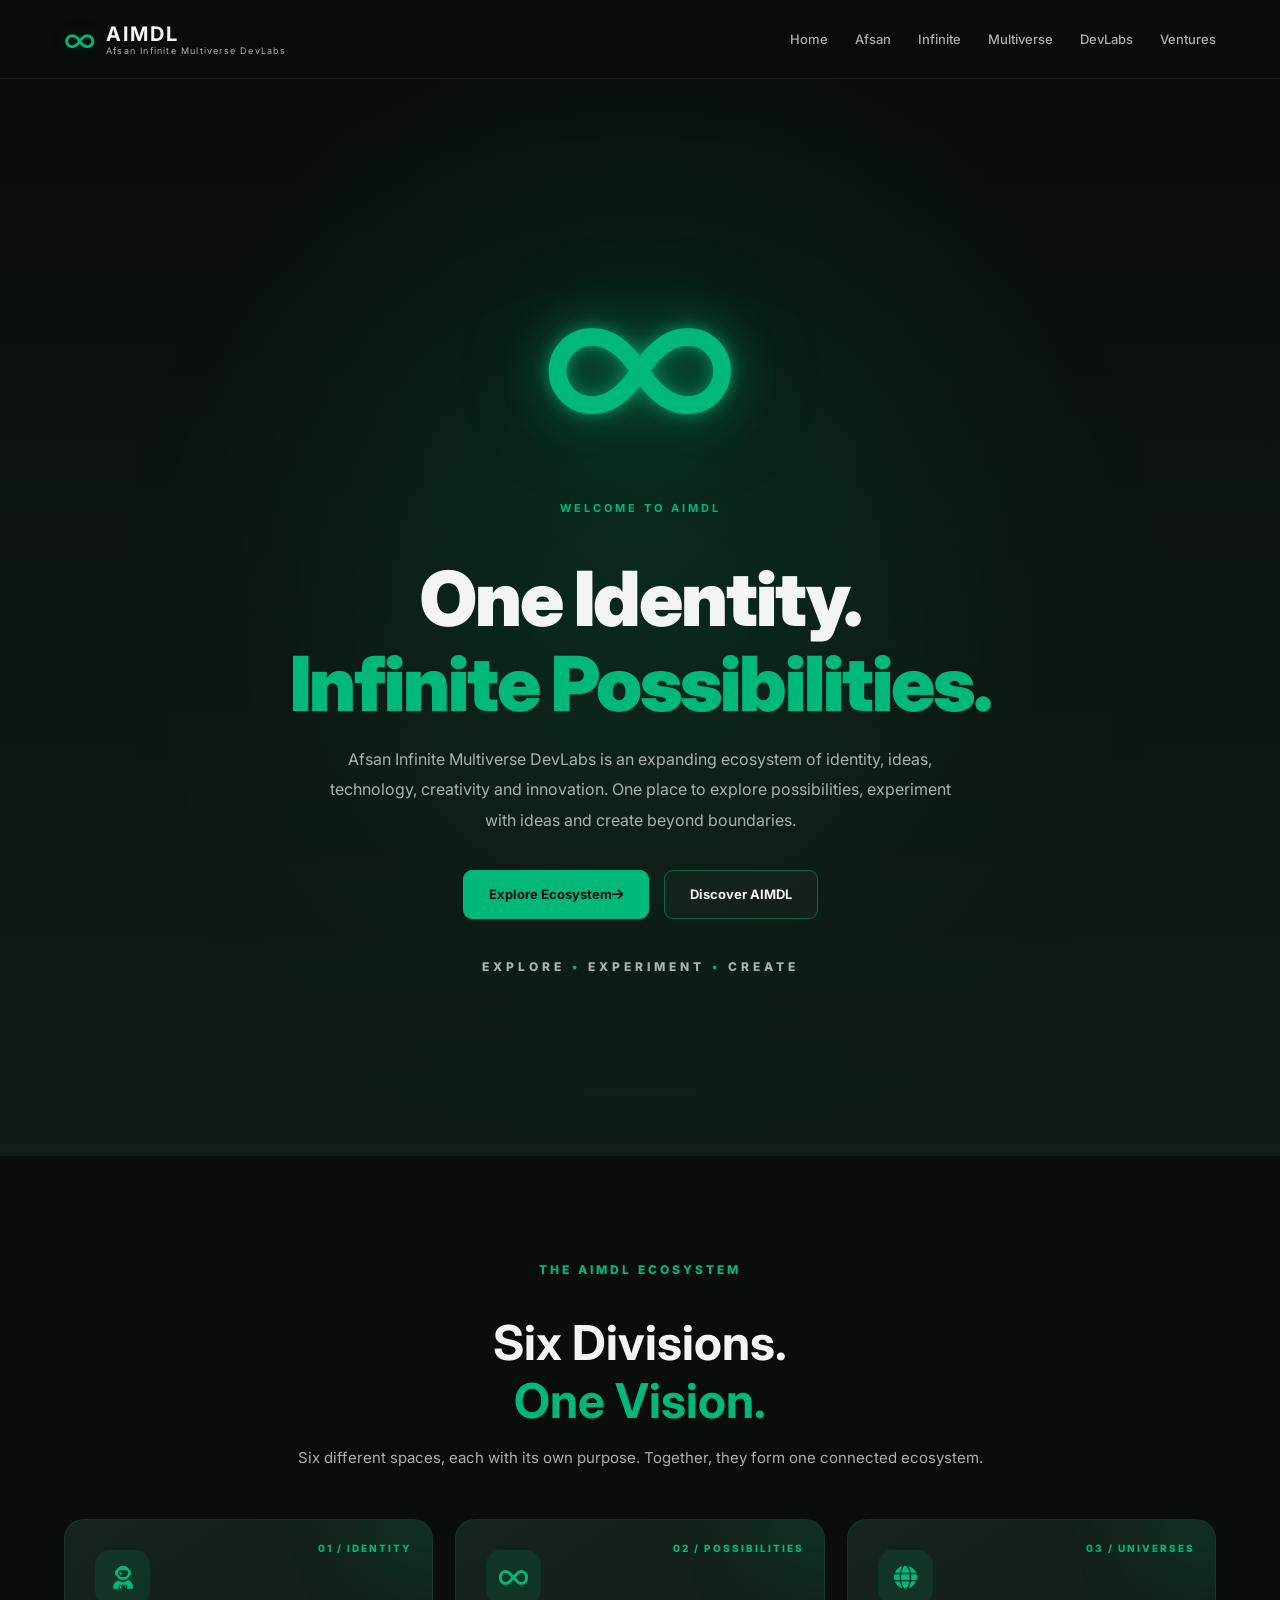
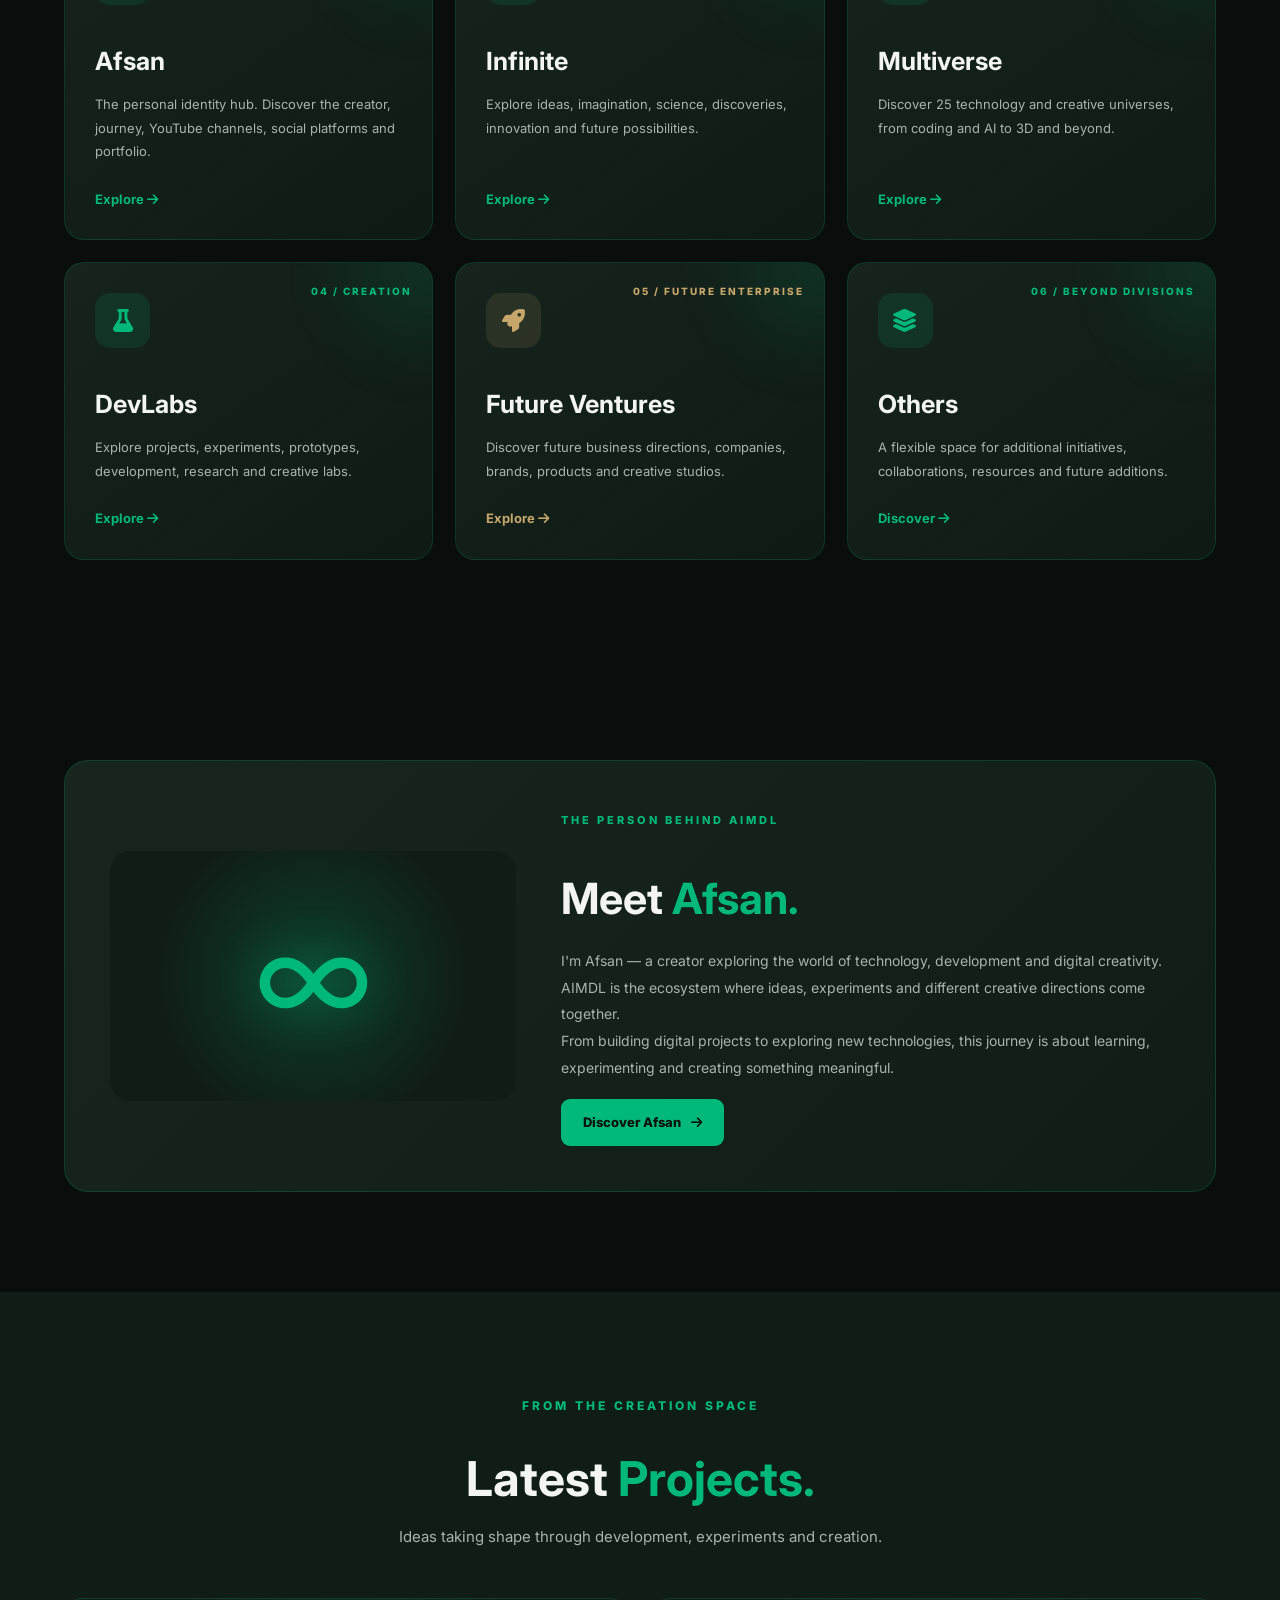
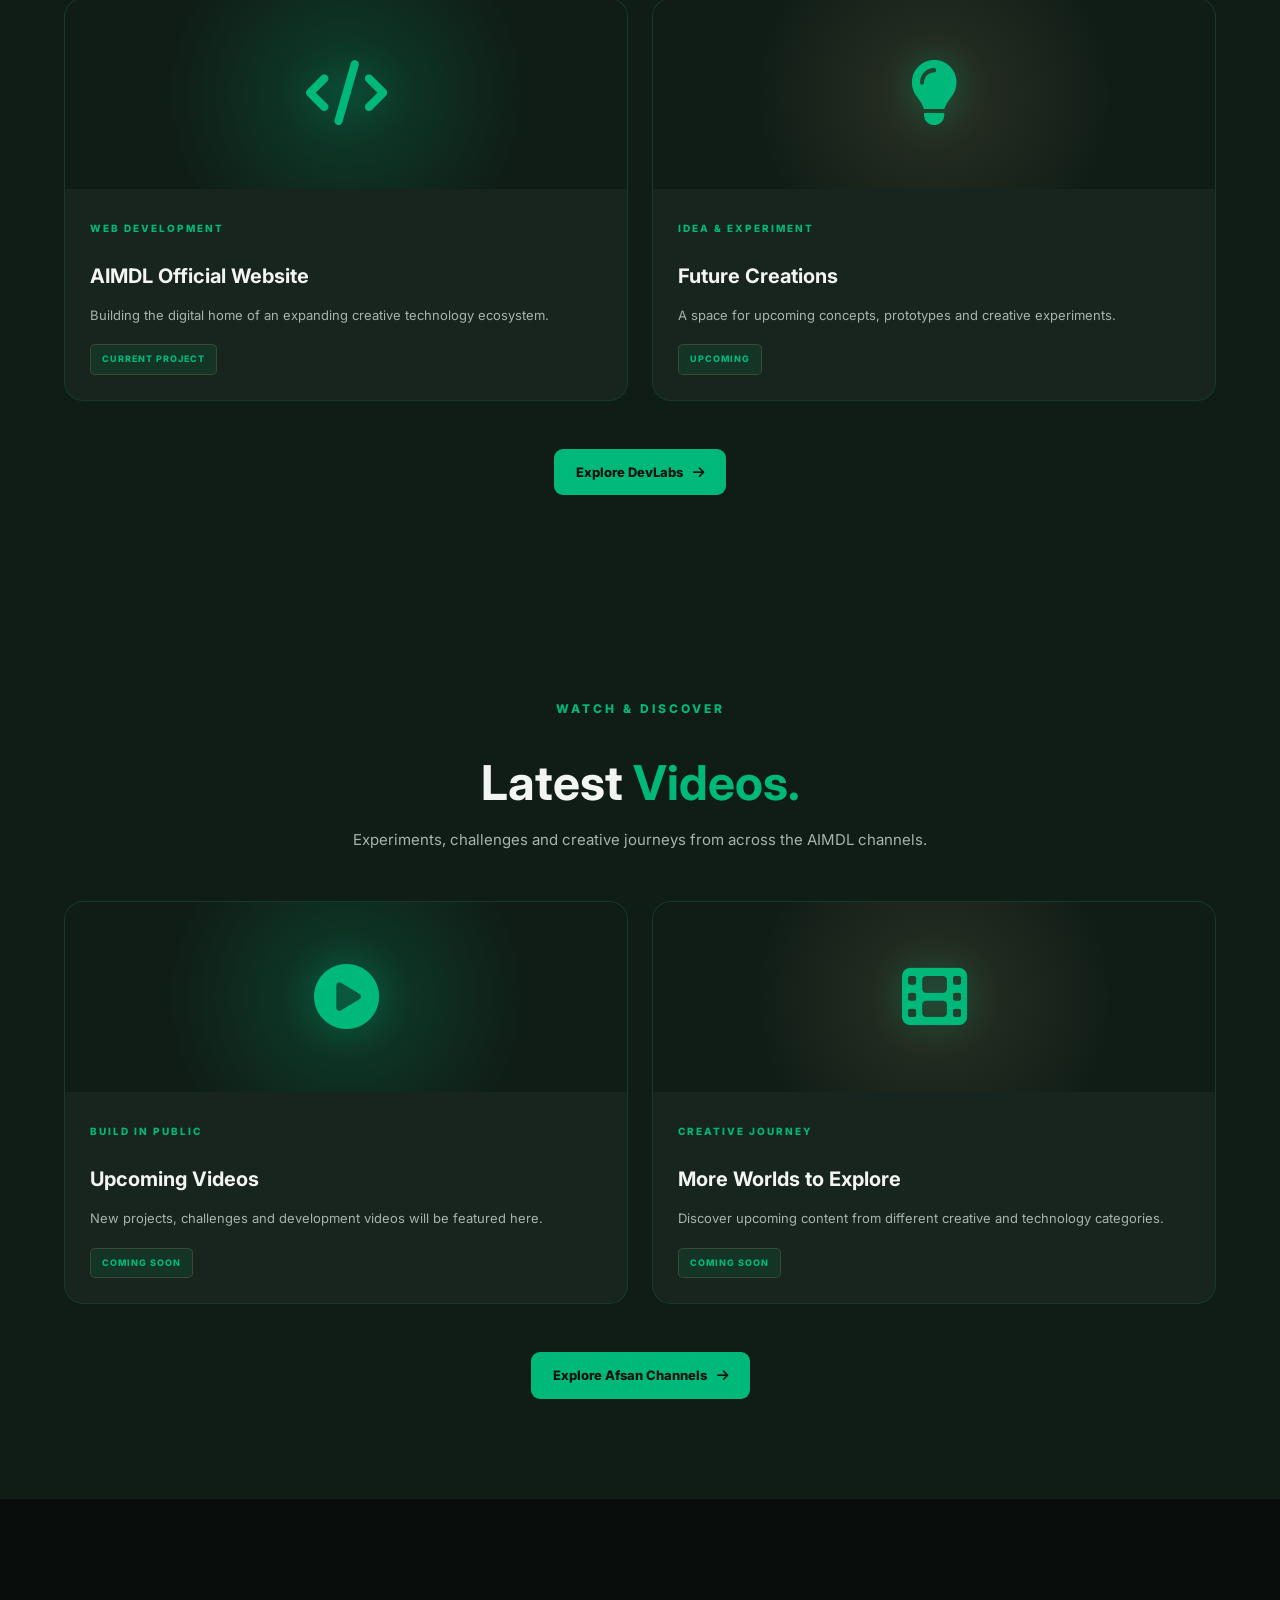
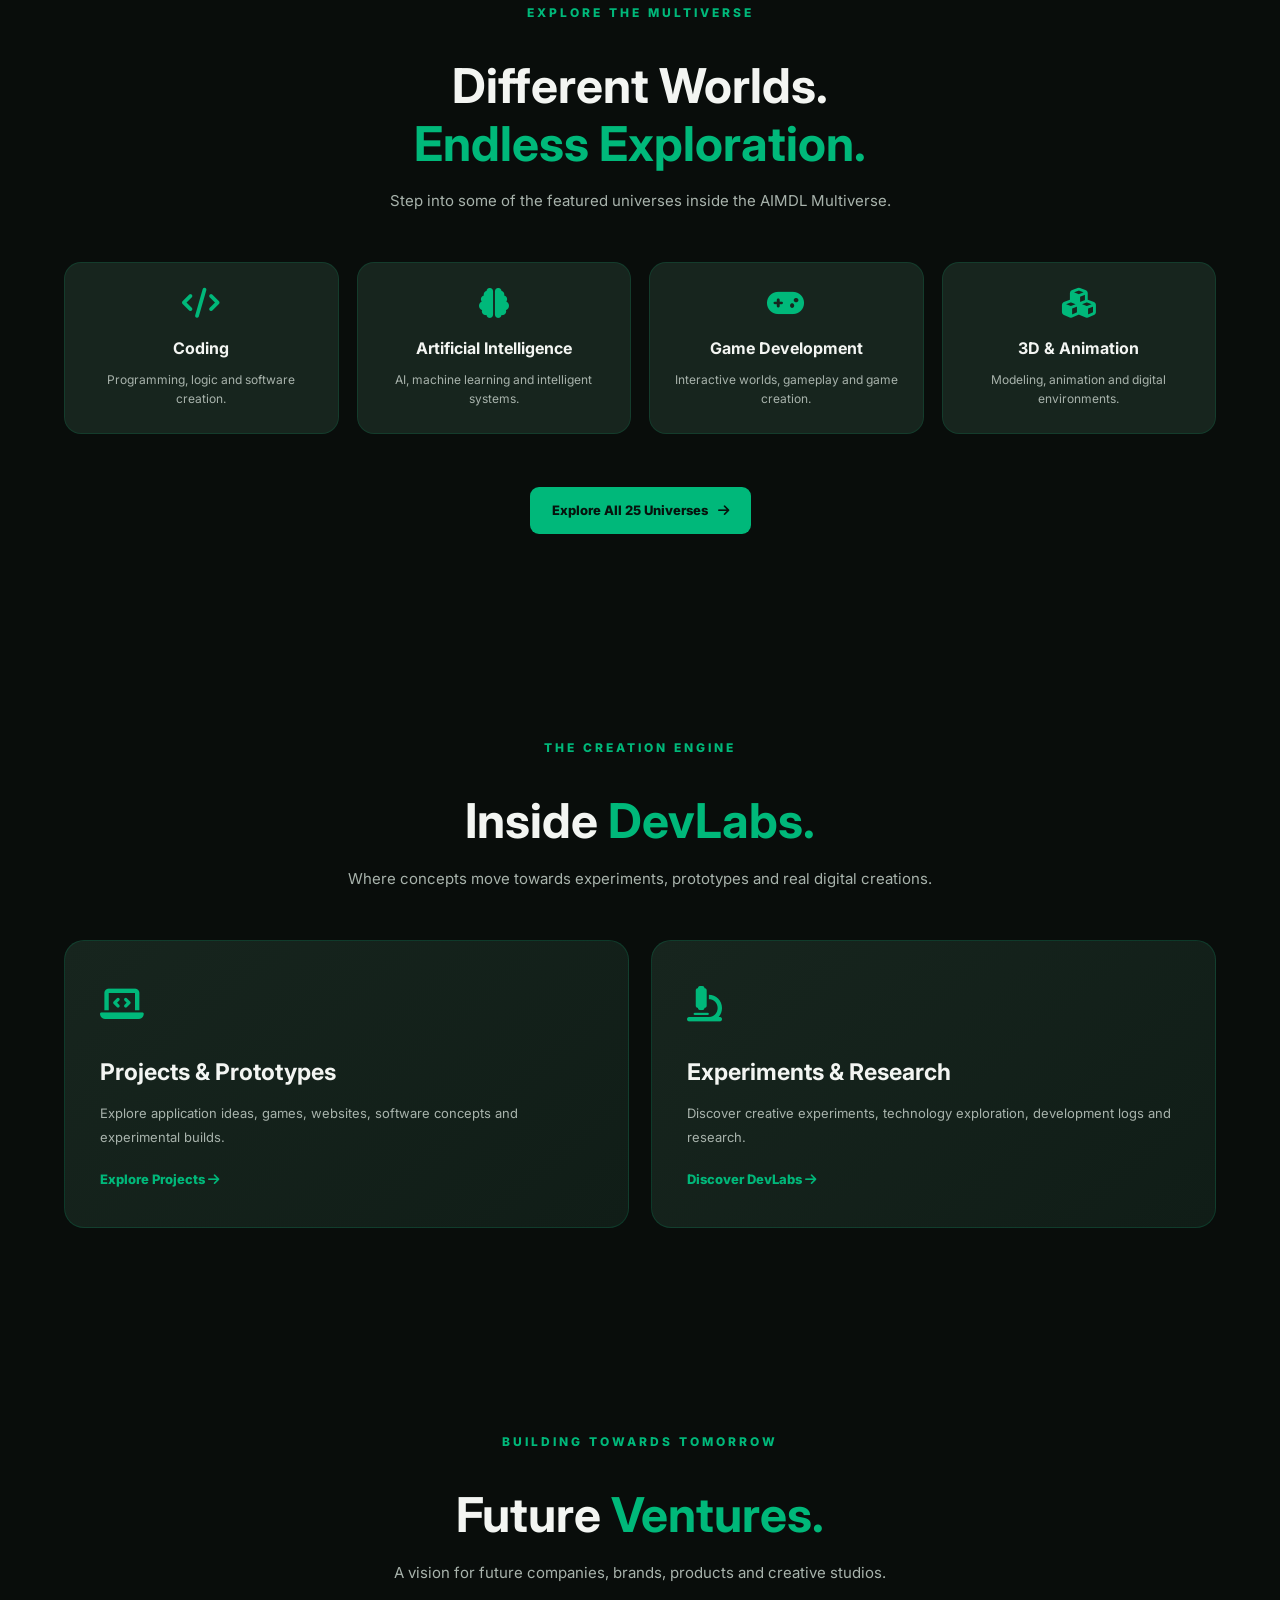
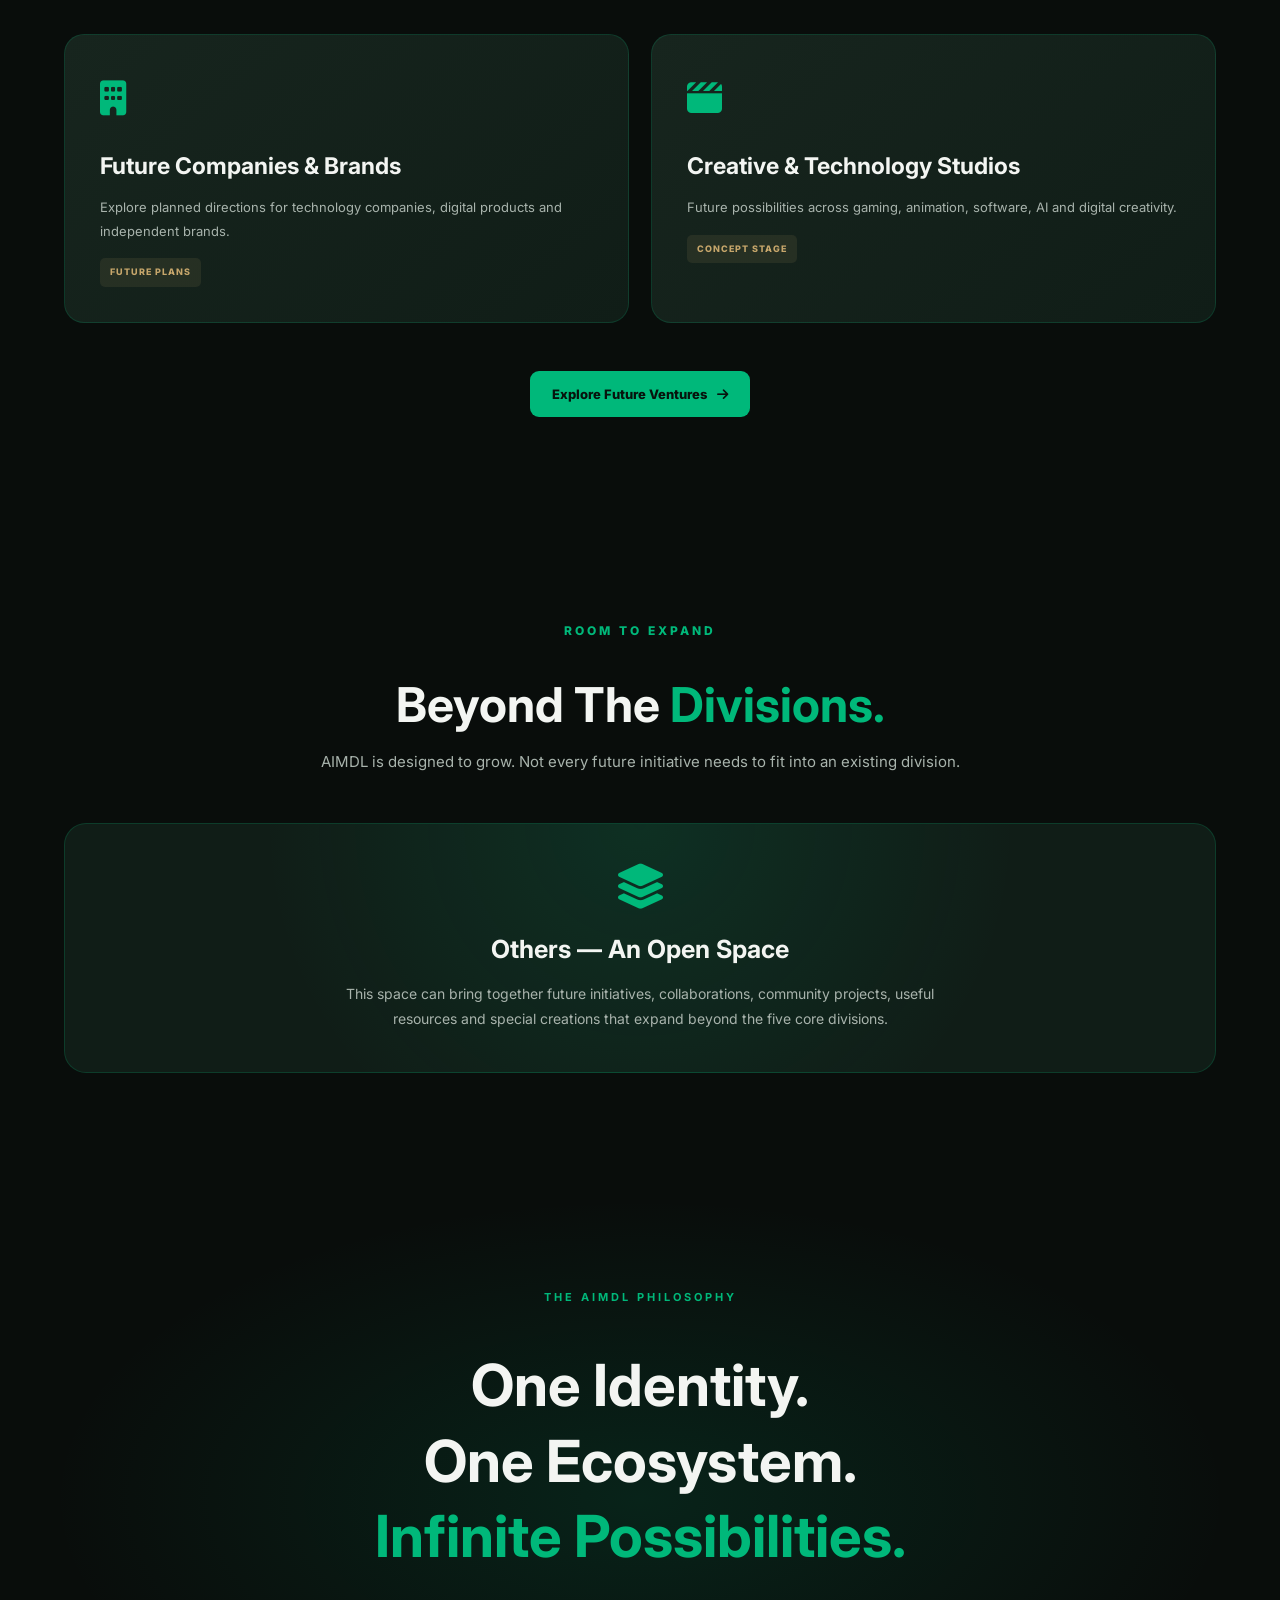
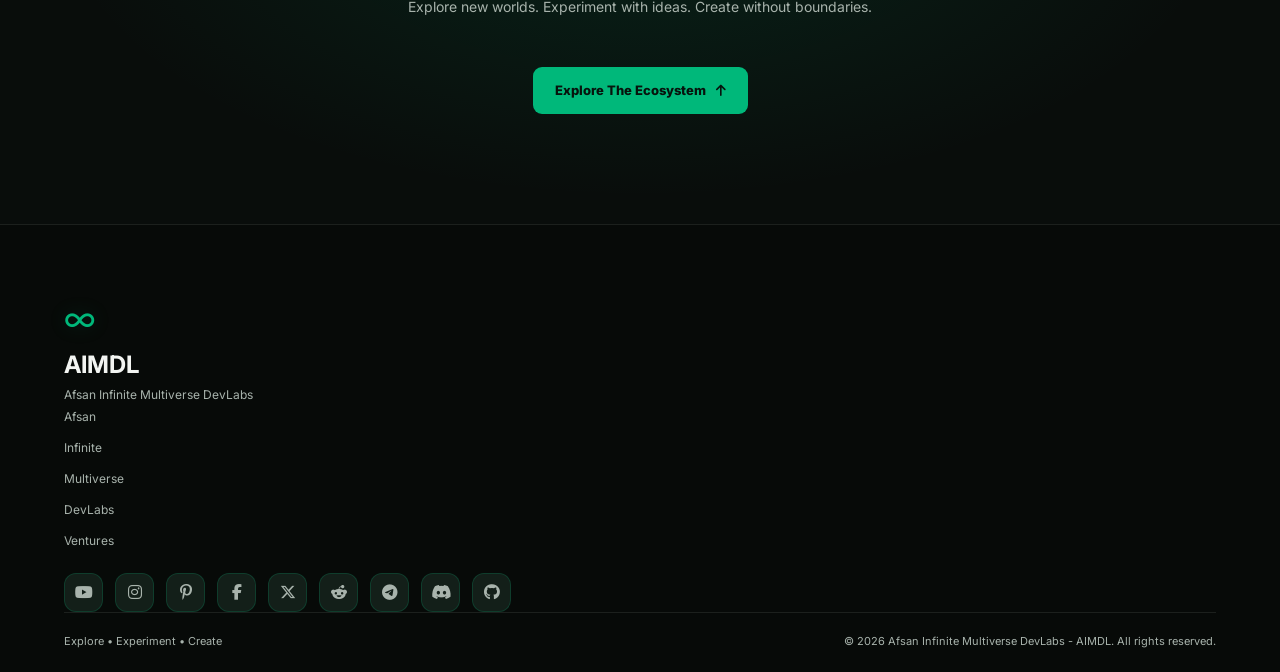
<file: index.html>
<!DOCTYPE html>
<html lang="en">
<head>
    <meta charset="UTF-8">
    <meta name="viewport" content="width=device-width, initial-scale=1.0">

<link rel="manifest" href="manifest.json">
<meta name="theme-color" content="#090D0B">

    <meta name="theme-color" content="#090D0B">
    <meta name="description" content="AIMDL - Afsan Infinite Multiverse DevLabs. One Identity. Infinite Possibilities.">

    <title>AIMDL | Afsan Infinite Multiverse DevLabs</title>

    <link rel="preconnect" href="https://fonts.googleapis.com">
    <link rel="preconnect" href="https://fonts.gstatic.com" crossorigin>

    <link href="https://fonts.googleapis.com/css2?family=Inter:wght@400;500;600;700;800;900&display=swap" rel="stylesheet">

    <link rel="stylesheet" href="https://cdnjs.cloudflare.com/ajax/libs/font-awesome/6.5.2/css/all.min.css">

    <link rel="stylesheet" href="style.css">

    <!-- HOMEPAGE UPGRADE STYLES -->
    <style>
        :root {
            --home-bg: #090D0B;
            --home-forest: #101D17;
            --home-emerald: #00B87A;
            --home-jade: #087F5B;
            --home-ivory: #F3F5F2;
            --home-muted: #A8B3AC;
            --home-glass: #17251E;
            --home-gold: #C6A66B;
        }

        html {
            scroll-behavior: smooth;
        }

        .home-section {
            padding: 100px 0;
            position: relative;
            overflow: hidden;
        }

        .home-heading {
            text-align: center;
            max-width: 720px;
            margin: 0 auto 48px;
        }

        .home-heading .eyebrow {
            color: var(--home-emerald);
            letter-spacing: 3px;
            font-size: 12px;
            font-weight: 800;
        }

        .home-heading h2 {
            color: var(--home-ivory);
            font-size: clamp(30px, 5vw, 48px);
            line-height: 1.2;
            margin: 15px 0;
        }

        .home-heading h2 span {
            color: var(--home-emerald);
        }

        .home-heading p {
            color: var(--home-muted);
            line-height: 1.8;
            font-size: 15px;
        }

        /* HERO */

        .hero {
            min-height: 720px;
            display: flex;
            align-items: center;
            position: relative;
            overflow: hidden;
        }

        .hero-content {
            position: relative;
            z-index: 2;
            padding-top: 70px;
            padding-bottom: 80px;
        }

        .hero-symbol {
            font-size: clamp(120px, 25vw, 220px);
            line-height: 1;
            font-weight: 400;
            color: var(--home-emerald);
            text-shadow:
                0 0 15px rgba(0,184,122,.65),
                0 0 45px rgba(0,184,122,.45),
                0 0 100px rgba(0,184,122,.25);
            margin-bottom: 25px;
            animation: infinityGlow 4s ease-in-out infinite;
        }

        @keyframes infinityGlow {
            0%, 100% {
                transform: scale(1);
                text-shadow:
                    0 0 15px rgba(0,184,122,.55),
                    0 0 45px rgba(0,184,122,.35),
                    0 0 90px rgba(0,184,122,.2);
            }
            50% {
                transform: scale(1.035);
                text-shadow:
                    0 0 25px rgba(0,184,122,.8),
                    0 0 65px rgba(0,184,122,.55),
                    0 0 120px rgba(0,184,122,.3);
            }
        }

        .hero h1 {
            font-size: clamp(38px, 7vw, 76px);
            line-height: 1.12;
            color: var(--home-ivory);
            font-weight: 900;
            letter-spacing: -2px;
            margin: 18px 0;
        }

        .hero h1 span {
            color: var(--home-emerald);
        }

        .hero-description {
            max-width: 650px;
            line-height: 1.9;
        }

        .hero-caption {
            margin-top: 38px;
            font-size: 12px;
            font-weight: 800;
            letter-spacing: 4px;
        }

        .hero-caption span {
            color: var(--home-emerald);
        }

        /* SIX DIVISIONS */

        .division-grid {
            display: grid;
            grid-template-columns: repeat(3, minmax(0, 1fr));
            gap: 22px;
        }

        .division-card {
            min-height: 285px;
            display: flex;
            flex-direction: column;
            padding: 30px;
            text-decoration: none;
            color: inherit;
            background: linear-gradient(145deg, rgba(23,37,30,.96), rgba(16,29,23,.85));
            border: 1px solid rgba(0,184,122,.16);
            border-radius: 20px;
            transition: .35s ease;
            position: relative;
            overflow: hidden;
        }

        .division-card::before {
            content: "";
            position: absolute;
            width: 150px;
            height: 150px;
            right: -70px;
            top: -70px;
            background: rgba(0,184,122,.10);
            filter: blur(35px);
            border-radius: 50%;
        }

        .division-card:hover {
            transform: translateY(-8px);
            border-color: rgba(0,184,122,.65);
            box-shadow: 0 15px 45px rgba(0,184,122,.10);
        }

        .card-icon {
            width: 55px;
            height: 55px;
            display: grid;
            place-items: center;
            border-radius: 15px;
            color: var(--home-emerald);
            background: rgba(0,184,122,.12);
            font-size: 23px;
            margin-bottom: 24px;
        }

        .card-number {
            color: var(--home-emerald);
            font-size: 10px;
            font-weight: 800;
            letter-spacing: 2px;
        }

        .division-card h3 {
            color: var(--home-ivory);
            font-size: 25px;
            margin: 12px 0;
        }

        .division-card p {
            color: var(--home-muted);
            font-size: 13px;
            line-height: 1.8;
            margin-bottom: 25px;
        }

        .card-link {
            margin-top: auto;
            color: var(--home-emerald);
            font-size: 13px;
            font-weight: 700;
        }

        .division-card.future-card .card-icon {
            color: var(--home-gold);
            background: rgba(198,166,107,.12);
        }

        .division-card.future-card .card-number,
        .division-card.future-card .card-link {
            color: var(--home-gold);
        }

        /* CREATOR INTRO */

        .creator-panel {
            display: grid;
            grid-template-columns: .8fr 1.2fr;
            gap: 45px;
            align-items: center;
            padding: 45px;
            background: linear-gradient(135deg, #17251E, #101D17);
            border: 1px solid rgba(0,184,122,.2);
            border-radius: 24px;
        }

        .creator-symbol {
            min-height: 250px;
            display: grid;
            place-items: center;
            border-radius: 20px;
            background:
                radial-gradient(circle, rgba(0,184,122,.22), transparent 65%),
                #101D17;
            color: var(--home-emerald);
            font-size: 130px;
            text-shadow: 0 0 50px rgba(0,184,122,.45);
        }

        .creator-copy .eyebrow {
            color: var(--home-emerald);
            letter-spacing: 3px;
            font-size: 11px;
            font-weight: 800;
        }

        .creator-copy h2 {
            color: var(--home-ivory);
            font-size: clamp(30px, 5vw, 43px);
            margin: 15px 0;
        }

        .creator-copy h2 span {
            color: var(--home-emerald);
        }

        .creator-copy p {
            color: var(--home-muted);
            line-height: 1.9;
            font-size: 14px;
        }

        .home-btn {
            display: inline-flex;
            align-items: center;
            gap: 10px;
            padding: 13px 22px;
            border-radius: 9px;
            background: var(--home-emerald);
            color: #07130D;
            text-decoration: none;
            font-size: 13px;
            font-weight: 800;
            margin-top: 18px;
            transition: .3s ease;
        }

        .home-btn:hover {
            background: #20D99A;
            transform: translateY(-3px);
        }

        /* FEATURED UNIVERSES */

        .universe-feature-grid {
            display: grid;
            grid-template-columns: repeat(4, minmax(0, 1fr));
            gap: 18px;
        }

        .universe-feature {
            text-decoration: none;
            color: inherit;
            background: var(--home-glass);
            border: 1px solid rgba(0,184,122,.15);
            border-radius: 17px;
            padding: 25px 18px;
            text-align: center;
            transition: .3s ease;
        }

        .universe-feature:hover {
            transform: translateY(-6px);
            border-color: var(--home-emerald);
        }

        .universe-feature i {
            color: var(--home-emerald);
            font-size: 30px;
            margin-bottom: 18px;
        }

        .universe-feature h3 {
            color: var(--home-ivory);
            font-size: 16px;
            margin-bottom: 8px;
        }

        .universe-feature p {
            color: var(--home-muted);
            font-size: 12px;
            line-height: 1.6;
        }

        /* PROJECTS AND VIDEOS */

        .content-grid {
            display: grid;
            grid-template-columns: repeat(2, minmax(0, 1fr));
            gap: 24px;
        }

        .content-card {
            overflow: hidden;
            border-radius: 19px;
            background: var(--home-glass);
            border: 1px solid rgba(0,184,122,.15);
            transition: .3s ease;
        }

        .content-card:hover {
            transform: translateY(-5px);
            border-color: rgba(0,184,122,.5);
        }

        .content-visual {
            min-height: 190px;
            display: grid;
            place-items: center;
            background:
                radial-gradient(circle, rgba(0,184,122,.22), transparent 60%),
                #101D17;
        }

        .content-visual i {
            color: var(--home-emerald);
            font-size: 65px;
        }

        .content-visual.second {
            background:
                radial-gradient(circle, rgba(198,166,107,.15), transparent 60%),
                #101D17;
        }

        .content-info {
            padding: 25px;
        }

        .content-tag {
            color: var(--home-emerald);
            font-size: 10px;
            letter-spacing: 2px;
            font-weight: 800;
        }

        .content-info h3 {
            color: var(--home-ivory);
            font-size: 20px;
            margin: 12px 0;
        }

        .content-info p {
            color: var(--home-muted);
            font-size: 13px;
            line-height: 1.8;
        }

        .status {
            display: inline-block;
            margin-top: 17px;
            padding: 7px 11px;
            border-radius: 5px;
            color: var(--home-emerald);
            background: rgba(0,184,122,.10);
            font-size: 9px;
            font-weight: 800;
            letter-spacing: 1px;
        }

        /* HIGHLIGHT PANELS */

        .highlight-grid {
            display: grid;
            grid-template-columns: repeat(2, minmax(0, 1fr));
            gap: 22px;
        }

        .highlight-card {
            padding: 35px;
            border-radius: 20px;
            background: linear-gradient(140deg, #17251E, #101D17);
            border: 1px solid rgba(0,184,122,.18);
        }

        .highlight-card .highlight-icon {
            color: var(--home-emerald);
            font-size: 35px;
            margin-bottom: 22px;
        }

        .highlight-card h3 {
            color: var(--home-ivory);
            font-size: 23px;
            margin-bottom: 12px;
        }

        .highlight-card p {
            color: var(--home-muted);
            font-size: 13px;
            line-height: 1.8;
        }

        .highlight-card a {
            display: inline-block;
            color: var(--home-emerald);
            text-decoration: none;
            font-size: 13px;
            font-weight: 800;
            margin-top: 20px;
        }

        .planned-label {
            display: inline-block;
            color: var(--home-gold);
            background: rgba(198,166,107,.1);
            padding: 7px 10px;
            border-radius: 5px;
            font-size: 9px;
            font-weight: 800;
            letter-spacing: 1px;
            margin-top: 15px;
        }

        /* OTHERS */

        .others-panel {
            padding: 40px;
            text-align: center;
            border: 1px solid rgba(0,184,122,.2);
            border-radius: 22px;
            background:
                radial-gradient(circle at 50% 0%, rgba(0,184,122,.12), transparent 60%),
                #101D17;
        }

        .others-panel i {
            color: var(--home-emerald);
            font-size: 45px;
            margin-bottom: 20px;
        }

        .others-panel h3 {
            color: var(--home-ivory);
            font-size: 25px;
            margin-bottom: 12px;
        }

        .others-panel p {
            max-width: 650px;
            margin: 0 auto;
            color: var(--home-muted);
            line-height: 1.8;
            font-size: 14px;
        }

        /* VISION */

        .brand-statement {
            padding: 110px 0;
            text-align: center;
            background:
                radial-gradient(ellipse at center, rgba(0,184,122,.13), transparent 65%),
                #090D0B;
        }

        .brand-statement h2 {
            color: var(--home-ivory);
            font-size: clamp(32px, 6vw, 58px);
            line-height: 1.3;
            margin: 22px 0;
        }

        .brand-statement h2 span {
            color: var(--home-emerald);
        }

        .brand-statement p {
            color: var(--home-muted);
        }

        /* RESPONSIVE */

        @media (max-width: 900px) {
            .division-grid {
                grid-template-columns: repeat(2, minmax(0, 1fr));
            }

            .universe-feature-grid {
                grid-template-columns: repeat(2, minmax(0, 1fr));
            }

            .creator-panel {
                grid-template-columns: 1fr;
            }

            .creator-symbol {
                min-height: 200px;
            }
        }

        @media (max-width: 600px) {
            .home-section {
                padding: 70px 0;
            }

            .hero {
                min-height: auto;
            }

            .hero-content {
                padding-top: 75px;
                padding-bottom: 75px;
            }

            .hero h1 {
                letter-spacing: -1px;
            }

            .hero-caption {
                letter-spacing: 2px;
                font-size: 10px;
            }

            .division-grid,
            .content-grid,
            .highlight-grid {
                grid-template-columns: 1fr;
            }

            .division-card {
                min-height: 255px;
            }

            .creator-panel {
                padding: 22px;
                gap: 25px;
            }

            .creator-symbol {
                min-height: 160px;
                font-size: 95px;
            }

            .universe-feature-grid {
                grid-template-columns: repeat(2, minmax(0, 1fr));
                gap: 12px;
            }

            .universe-feature {
                padding: 20px 12px;
            }

            .highlight-card,
            .others-panel {
                padding: 25px;
            }

            .brand-statement {
                padding: 80px 0;
            }
        }
    </style>
</head>

<body>

<!-- HEADER -->
<header class="header">
    <div class="container navbar">

        <a href="index.html" class="logo">
            <span class="logo-symbol">∞</span>
            <span class="logo-text"> 
                <strong>AIMDL</strong>
                <small>Afsan Infinite Multiverse DevLabs</small>
            </span>
        </a>

        <button class="menu-toggle" id="menuToggle"
            aria-label="Open navigation"
            aria-expanded="false">
            <i class="fa-solid fa-bars"></i>
        </button>

        <nav class="navigation" id="navigation">
            <a href="#home">Home</a>
            <a href="Afsan/index.html">Afsan</a>
            <a href="Infinite/index.html">Infinite</a>
            <a href="Multiverse/index.html">Multiverse</a>
            <a href="DevLabs/index.html">DevLabs</a>
            <a href="Ventures/index.html">Ventures</a>
        </nav>

    </div>
</header>


<main>

<!-- 01. HERO -->
<section class="hero" id="home">
    <div class="hero-glow"></div>

    <div class="container hero-content">

        <div class="hero-symbol">∞</div>

        <span class="eyebrow">WELCOME TO AIMDL</span>

        <h1>
            One Identity.<br>
            <span>Infinite Possibilities.</span>
        </h1>

        <p class="hero-description">
            Afsan Infinite Multiverse DevLabs is an expanding ecosystem
            of identity, ideas, technology, creativity and innovation.
            One place to explore possibilities, experiment with ideas
            and create beyond boundaries.
        </p>

        <div class="hero-buttons">
            <a href="#ecosystem" class="btn btn-primary">
                Explore Ecosystem
                <i class="fa-solid fa-arrow-right"></i>
            </a>

            <a href="#vision" class="btn btn-secondary">
                Discover AIMDL
            </a>
        </div>

        <div class="hero-caption">
            EXPLORE <span>•</span> EXPERIMENT <span>•</span> CREATE
        </div>

    </div>
</section>


<!-- 02. SIX MAIN DIVISIONS -->
<section class="section ecosystem home-section" id="ecosystem">
    <div class="container">

        <div class="home-heading">
            <span class="eyebrow">THE AIMDL ECOSYSTEM</span>

            <h2>
                Six Divisions.<br>
                <span>One Vision.</span>
            </h2>

            <p>
                Six different spaces, each with its own purpose.
                Together, they form one connected ecosystem.
            </p>
        </div>

        <div class="division-grid">

            <!-- AFSAN -->
            <a href="Afsan/index.html" class="division-card">
                <div class="card-icon">
                    <i class="fa-solid fa-user-astronaut"></i>
                </div>

                <span class="card-number">01 / IDENTITY</span>
                <h3>Afsan</h3>

                <p>
                    The personal identity hub. Discover the creator,
                    journey, YouTube channels, social platforms and portfolio.
                </p>

                <span class="card-link">
                    Explore <i class="fa-solid fa-arrow-right"></i>
                </span>
            </a>


            <!-- INFINITE -->
            <a href="Infinite/index.html" class="division-card">
                <div class="card-icon">
                    <i class="fa-solid fa-infinity"></i>
                </div>

                <span class="card-number">02 / POSSIBILITIES</span>
                <h3>Infinite</h3>

                <p>
                    Explore ideas, imagination, science, discoveries,
                    innovation and future possibilities.
                </p>

                <span class="card-link">
                    Explore <i class="fa-solid fa-arrow-right"></i>
                </span>
            </a>


            <!-- MULTIVERSE -->
            <a href="Multiverse/index.html" class="division-card">
                <div class="card-icon">
                    <i class="fa-solid fa-globe"></i>
                </div>

                <span class="card-number">03 / UNIVERSES</span>
                <h3>Multiverse</h3>

                <p>
                    Discover 25 technology and creative universes,
                    from coding and AI to 3D and beyond.
                </p>

                <span class="card-link">
                    Explore <i class="fa-solid fa-arrow-right"></i>
                </span>
            </a>


            <!-- DEVLABS -->
            <a href="DevLabs/index.html" class="division-card">
                <div class="card-icon">
                    <i class="fa-solid fa-flask"></i>
                </div>

                <span class="card-number">04 / CREATION</span>
                <h3>DevLabs</h3>

                <p>
                    Explore projects, experiments, prototypes,
                    development, research and creative labs.
                </p>

                <span class="card-link">
                    Explore <i class="fa-solid fa-arrow-right"></i>
                </span>
            </a>


            <!-- FUTURE VENTURES -->
            <a href="Ventures/index.html" class="division-card future-card">
                <div class="card-icon">
                    <i class="fa-solid fa-rocket"></i>
                </div>

                <span class="card-number">05 / FUTURE ENTERPRISE</span>
                <h3>Future Ventures</h3>

                <p>
                    Discover future business directions, companies,
                    brands, products and creative studios.
                </p>

                <span class="card-link">
                    Explore <i class="fa-solid fa-arrow-right"></i>
                </span>
            </a>


            <!-- OTHERS -->
            <a href="#others" class="division-card">
                <div class="card-icon">
                    <i class="fa-solid fa-layer-group"></i>
                </div>

                <span class="card-number">06 / BEYOND DIVISIONS</span>
                <h3>Others</h3>

                <p>
                    A flexible space for additional initiatives,
                    collaborations, resources and future additions.
                </p>

                <span class="card-link">
                    Discover <i class="fa-solid fa-arrow-right"></i>
                </span>
            </a>

        </div>
    </div>
</section>


<!-- 03. MEET THE CREATOR -->
<section class="home-section" id="creator">
    <div class="container">

        <div class="creator-panel">

            <div class="creator-symbol">∞</div>

            <div class="creator-copy">
                <span class="eyebrow">THE PERSON BEHIND AIMDL</span>

                <h2>Meet <span>Afsan.</span></h2>

                <p>
                    I'm Afsan — a creator exploring the world of
                    technology, development and digital creativity.
                    AIMDL is the ecosystem where ideas, experiments
                    and different creative directions come together.
                </p>

                <p>
                    From building digital projects to exploring
                    new technologies, this journey is about learning,
                    experimenting and creating something meaningful.
                </p>

                <a href="Afsan/index.html" class="home-btn">
                    Discover Afsan
                    <i class="fa-solid fa-arrow-right"></i>
                </a>
            </div>

        </div>
    </div>
</section>


<!-- 04. LATEST PROJECTS -->
<section class="section latest-section home-section" id="projects">
    <div class="container">

        <div class="home-heading">
            <span class="eyebrow">FROM THE CREATION SPACE</span>
            <h2>Latest <span>Projects.</span></h2>
            <p>
                Ideas taking shape through development,
                experiments and creation.
            </p>
        </div>

        <div class="content-grid">

            <article class="content-card">
                <div class="content-visual project-visual">
                    <i class="fa-solid fa-code"></i>
                </div>

                <div class="content-info">
                    <span class="content-tag">WEB DEVELOPMENT</span>
                    <h3>AIMDL Official Website</h3>

                    <p>
                        Building the digital home of an expanding
                        creative technology ecosystem.
                    </p>

                    <span class="status">CURRENT PROJECT</span>
                </div>
            </article>

            <article class="content-card">
                <div class="content-visual project-visual second">
                    <i class="fa-solid fa-lightbulb"></i>
                </div>

                <div class="content-info">
                    <span class="content-tag">IDEA & EXPERIMENT</span>
                    <h3>Future Creations</h3>

                    <p>
                        A space for upcoming concepts,
                        prototypes and creative experiments.
                    </p>

                    <span class="status">UPCOMING</span>
                </div>
            </article>

        </div>

        <div style="text-align:center; margin-top:30px;">
            <a href="DevLabs/index.html" class="home-btn">
                Explore DevLabs
                <i class="fa-solid fa-arrow-right"></i>
            </a>
        </div>

    </div>
</section>


<!-- 05. LATEST VIDEOS -->
<section class="section latest-section home-section" id="videos">
    <div class="container">

        <div class="home-heading">
            <span class="eyebrow">WATCH & DISCOVER</span>
            <h2>Latest <span>Videos.</span></h2>

            <p>
                Experiments, challenges and creative journeys
                from across the AIMDL channels.
            </p>
        </div>

        <div class="content-grid">

            <article class="content-card">
                <div class="content-visual video-visual">
                    <i class="fa-solid fa-circle-play"></i>
                </div>

                <div class="content-info">
                    <span class="content-tag">BUILD IN PUBLIC</span>
                    <h3>Upcoming Videos</h3>

                    <p>
                        New projects, challenges and development
                        videos will be featured here.
                    </p>

                    <span class="status">COMING SOON</span>
                </div>
            </article>

            <article class="content-card">
                <div class="content-visual video-visual second">
                    <i class="fa-solid fa-film"></i>
                </div>

                <div class="content-info">
                    <span class="content-tag">CREATIVE JOURNEY</span>
                    <h3>More Worlds to Explore</h3>

                    <p>
                        Discover upcoming content from different
                        creative and technology categories.
                    </p>

                    <span class="status">COMING SOON</span>
                </div>
            </article>

        </div>

        <div style="text-align:center; margin-top:30px;">
            <a href="Afsan/index.html" class="home-btn">
                Explore Afsan Channels
                <i class="fa-solid fa-arrow-right"></i>
            </a>
        </div>

    </div>
</section>


<!-- 06. EXPLORE MULTIVERSE -->
<section class="home-section" id="featured-universes">
    <div class="container">

        <div class="home-heading">
            <span class="eyebrow">EXPLORE THE MULTIVERSE</span>

            <h2>
                Different Worlds.<br>
                <span>Endless Exploration.</span>
            </h2>

            <p>
                Step into some of the featured universes
                inside the AIMDL Multiverse.
            </p>
        </div>

        <div class="universe-feature-grid">

            <a href="Multiverse/index.html" class="universe-feature">
                <i class="fa-solid fa-code"></i>
                <h3>Coding</h3>
                <p>Programming, logic and software creation.</p>
            </a>

            <a href="Multiverse/index.html" class="universe-feature">
                <i class="fa-solid fa-brain"></i>
                <h3>Artificial Intelligence</h3>
                <p>AI, machine learning and intelligent systems.</p>
            </a>

            <a href="Multiverse/index.html" class="universe-feature">
                <i class="fa-solid fa-gamepad"></i>
                <h3>Game Development</h3>
                <p>Interactive worlds, gameplay and game creation.</p>
            </a>

            <a href="Multiverse/index.html" class="universe-feature">
                <i class="fa-solid fa-cubes"></i>
                <h3>3D & Animation</h3>
                <p>Modeling, animation and digital environments.</p>
            </a>

        </div>

        <div style="text-align:center; margin-top:35px;">
            <a href="Multiverse/index.html" class="home-btn">
                Explore All 25 Universes
                <i class="fa-solid fa-arrow-right"></i>
            </a>
        </div>

    </div>
</section>


<!-- 07. DEVLABS HIGHLIGHT -->
<section class="home-section" id="devlabs-highlight">
    <div class="container">

        <div class="home-heading">
            <span class="eyebrow">THE CREATION ENGINE</span>
            <h2>Inside <span>DevLabs.</span></h2>

            <p>
                Where concepts move towards experiments,
                prototypes and real digital creations.
            </p>
        </div>

        <div class="highlight-grid">

            <div class="highlight-card">
                <div class="highlight-icon">
                    <i class="fa-solid fa-laptop-code"></i>
                </div>

                <h3>Projects & Prototypes</h3>

                <p>
                    Explore application ideas, games, websites,
                    software concepts and experimental builds.
                </p>

                <a href="DevLabs/index.html">
                    Explore Projects <i class="fa-solid fa-arrow-right"></i>
                </a>
            </div>

            <div class="highlight-card">
                <div class="highlight-icon">
                    <i class="fa-solid fa-microscope"></i>
                </div>

                <h3>Experiments & Research</h3>

                <p>
                    Discover creative experiments, technology
                    exploration, development logs and research.
                </p>

                <a href="DevLabs/index.html">
                    Discover DevLabs <i class="fa-solid fa-arrow-right"></i>
                </a>
            </div>

        </div>
    </div>
</section>


<!-- 08. FUTURE VENTURES -->
<section class="home-section" id="future-ventures">
    <div class="container">

        <div class="home-heading">
            <span class="eyebrow">BUILDING TOWARDS TOMORROW</span>
            <h2>Future <span>Ventures.</span></h2>

            <p>
                A vision for future companies, brands,
                products and creative studios.
            </p>
        </div>

        <div class="highlight-grid">

            <div class="highlight-card">
                <div class="highlight-icon">
                    <i class="fa-solid fa-building"></i>
                </div>

                <h3>Future Companies & Brands</h3>

                <p>
                    Explore planned directions for technology
                    companies, digital products and independent brands.
                </p>

                <span class="planned-label">FUTURE PLANS</span>
            </div>

            <div class="highlight-card">
                <div class="highlight-icon">
                    <i class="fa-solid fa-clapperboard"></i>
                </div>

                <h3>Creative & Technology Studios</h3>

                <p>
                    Future possibilities across gaming, animation,
                    software, AI and digital creativity.
                </p>

                <span class="planned-label">CONCEPT STAGE</span>
            </div>

        </div>

        <div style="text-align:center; margin-top:30px;">
            <a href="Ventures/index.html" class="home-btn">
                Explore Future Ventures
                <i class="fa-solid fa-arrow-right"></i>
            </a>
        </div>

    </div>
</section>


<!-- 09. OTHERS -->
<section class="home-section" id="others">
    <div class="container">

        <div class="home-heading">
            <span class="eyebrow">ROOM TO EXPAND</span>
            <h2>Beyond The <span>Divisions.</span></h2>

            <p>
                AIMDL is designed to grow. Not every future
                initiative needs to fit into an existing division.
            </p>
        </div>

        <div class="others-panel">
            <i class="fa-solid fa-layer-group"></i>

            <h3>Others — An Open Space</h3>

            <p>
                This space can bring together future initiatives,
                collaborations, community projects, useful resources
                and special creations that expand beyond the
                five core divisions.
            </p>
        </div>

    </div>
</section>


<!-- 10. AIMDL VISION -->
<section class="brand-statement" id="vision">
    <div class="container">

        <span class="eyebrow">THE AIMDL PHILOSOPHY</span>

        <h2>
            One Identity.<br>
            One Ecosystem.<br>
            <span>Infinite Possibilities.</span>
        </h2>

        <p>
            Explore new worlds. Experiment with ideas.
            Create without boundaries.
        </p>

        <div style="margin-top:30px;">
            <a href="#ecosystem" class="home-btn">
                Explore The Ecosystem
                <i class="fa-solid fa-arrow-up"></i>
            </a>
        </div>

    </div>
</section>

</main>


<!-- FOOTER -->
<footer class="footer">
    <div class="container">

        <div class="footer-brand">
            <span class="footer-symbol">∞</span>
            <h2>AIMDL</h2>
            <p>Afsan Infinite Multiverse DevLabs</p>
        </div>

        <div class="footer-links">
            <a href="Afsan/index.html">Afsan</a>
            <a href="Infinite/index.html">Infinite</a>
            <a href="Multiverse/index.html">Multiverse</a>
            <a href="DevLabs/index.html">DevLabs</a>
            <a href="Ventures/index.html">Ventures</a>
        </div>


        <!-- SOCIAL MEDIA LINKS -->
        <div class="footer-socials">

            <a href="https://youtube.com/@afsaninfinitemultiversedevlabs/" target="_blank" rel="noopener noreferrer" aria-label="YouTube">
    <i class="fa-brands fa-youtube"></i>
</a>

<a href="https://www.instagram.com/afsaninfinitemultiversedevlabs/" target="_blank" rel="noopener noreferrer" aria-label="Instagram">
    <i class="fa-brands fa-instagram"></i>
</a>

<a href="https://www.pinterest.com/afsaninfinitemultiversedevlabs/" target="_blank" rel="noopener noreferrer" aria-label="Pinterest">
    <i class="fa-brands fa-pinterest-p"></i>
</a>

<a href="https://www.facebook.com/afsaninfinitemultiversedevlabs/" target="_blank" rel="noopener noreferrer" aria-label="Facebook">
    <i class="fa-brands fa-facebook-f"></i>
</a>

<a href="https://x.com/afsandevlabs/" target="_blank" rel="noopener noreferrer" aria-label="X">
    <i class="fa-brands fa-x-twitter"></i>
</a>

<a href="https://www.reddit.com/u/afsandevlabs/" target="_blank" rel="noopener noreferrer" aria-label="Reddit">
    <i class="fa-brands fa-reddit-alien"></i>
</a>

<a href="https://t.me/afsandevlabs/" target="_blank" rel="noopener noreferrer" aria-label="Telegram">
    <i class="fa-brands fa-telegram"></i>
</a>

<a href="https://discord.com/invite/yt9G7wbpfp" target="_blank" rel="noopener noreferrer" aria-label="Discord">
    <i class="fa-brands fa-discord"></i>
</a>

<a href="https://github.com/afsaninfinitemultiversedevlabs/" target="_blank" rel="noopener noreferrer" aria-label="GitHub">
    <i class="fa-brands fa-github"></i>
</a>

        </div>


        <div class="footer-bottom">
            <p>Explore • Experiment • Create</p>
            <p>© <span id="currentYear"></span> Afsan Infinite Multiverse DevLabs - AIMDL. All rights reserved.</p>
        </div>

    </div>
</footer>


<script src="script.js"></script>

</body>
</html>
</file>
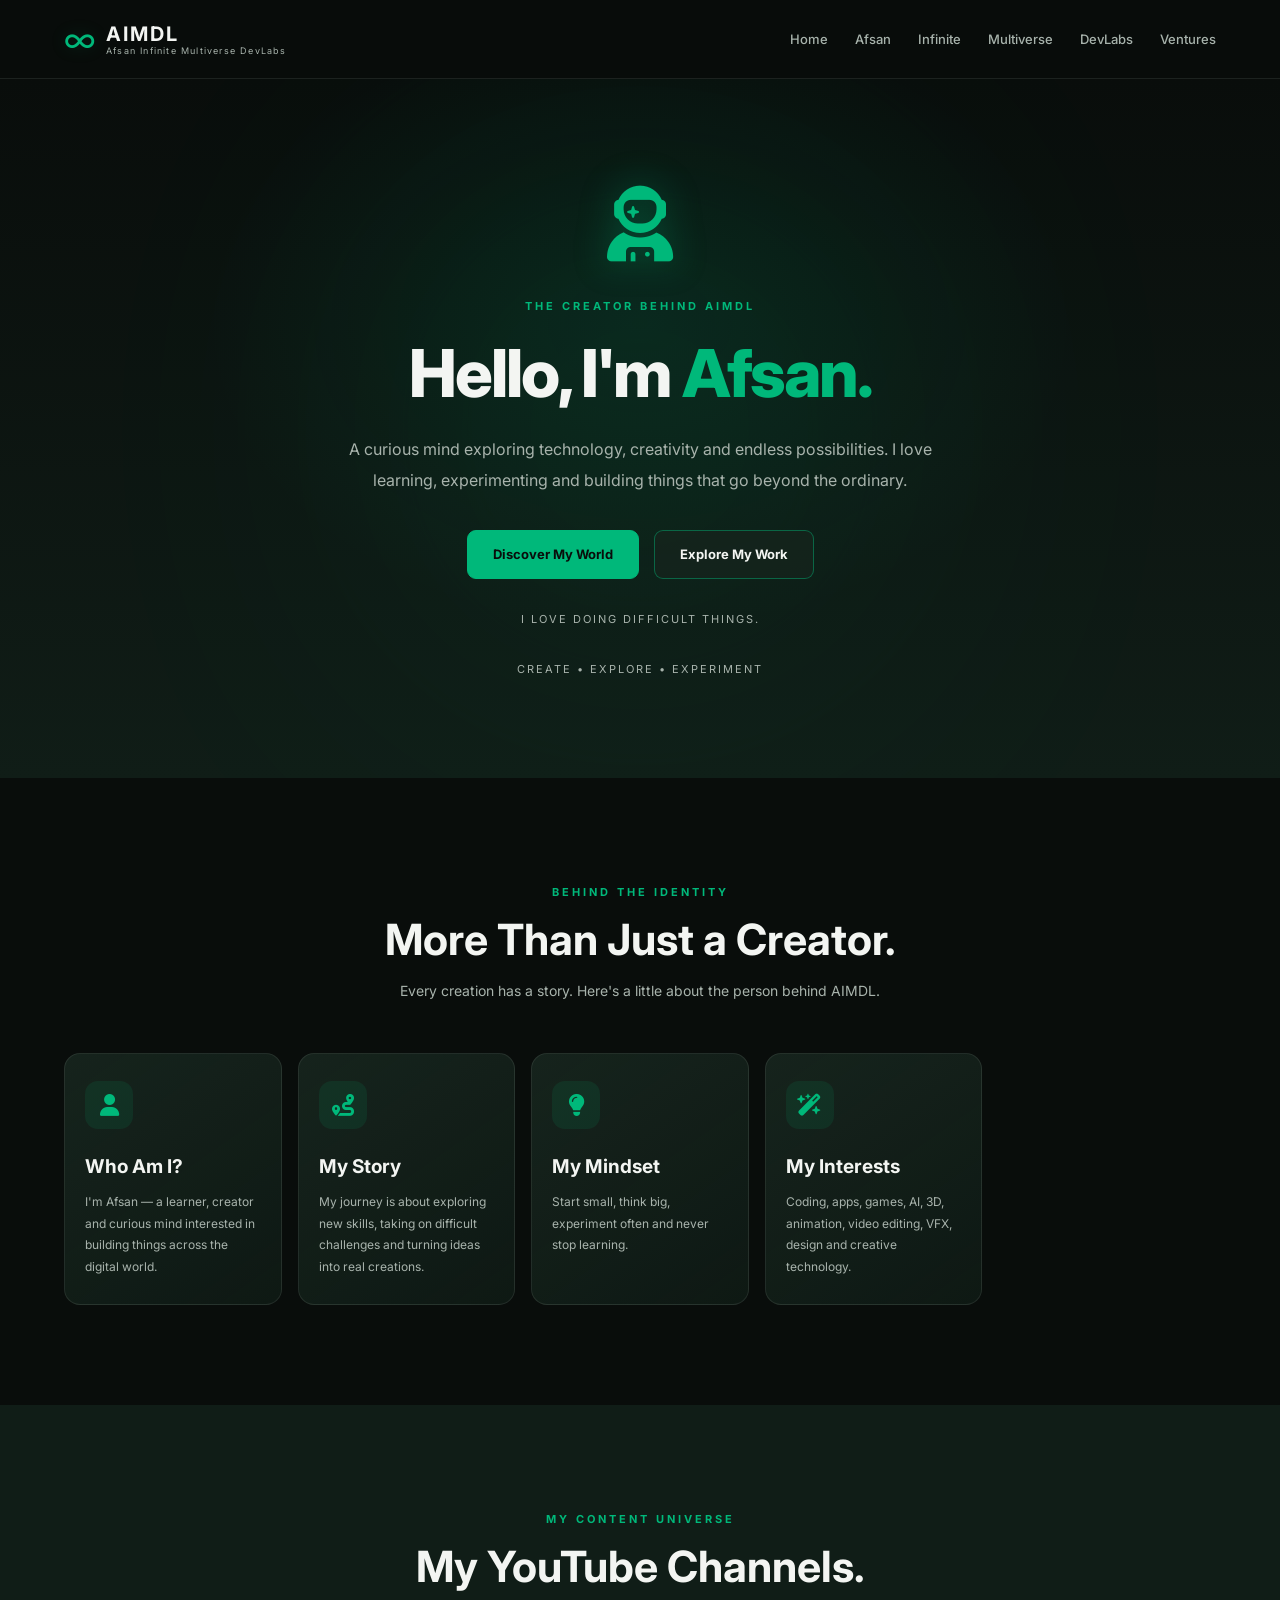
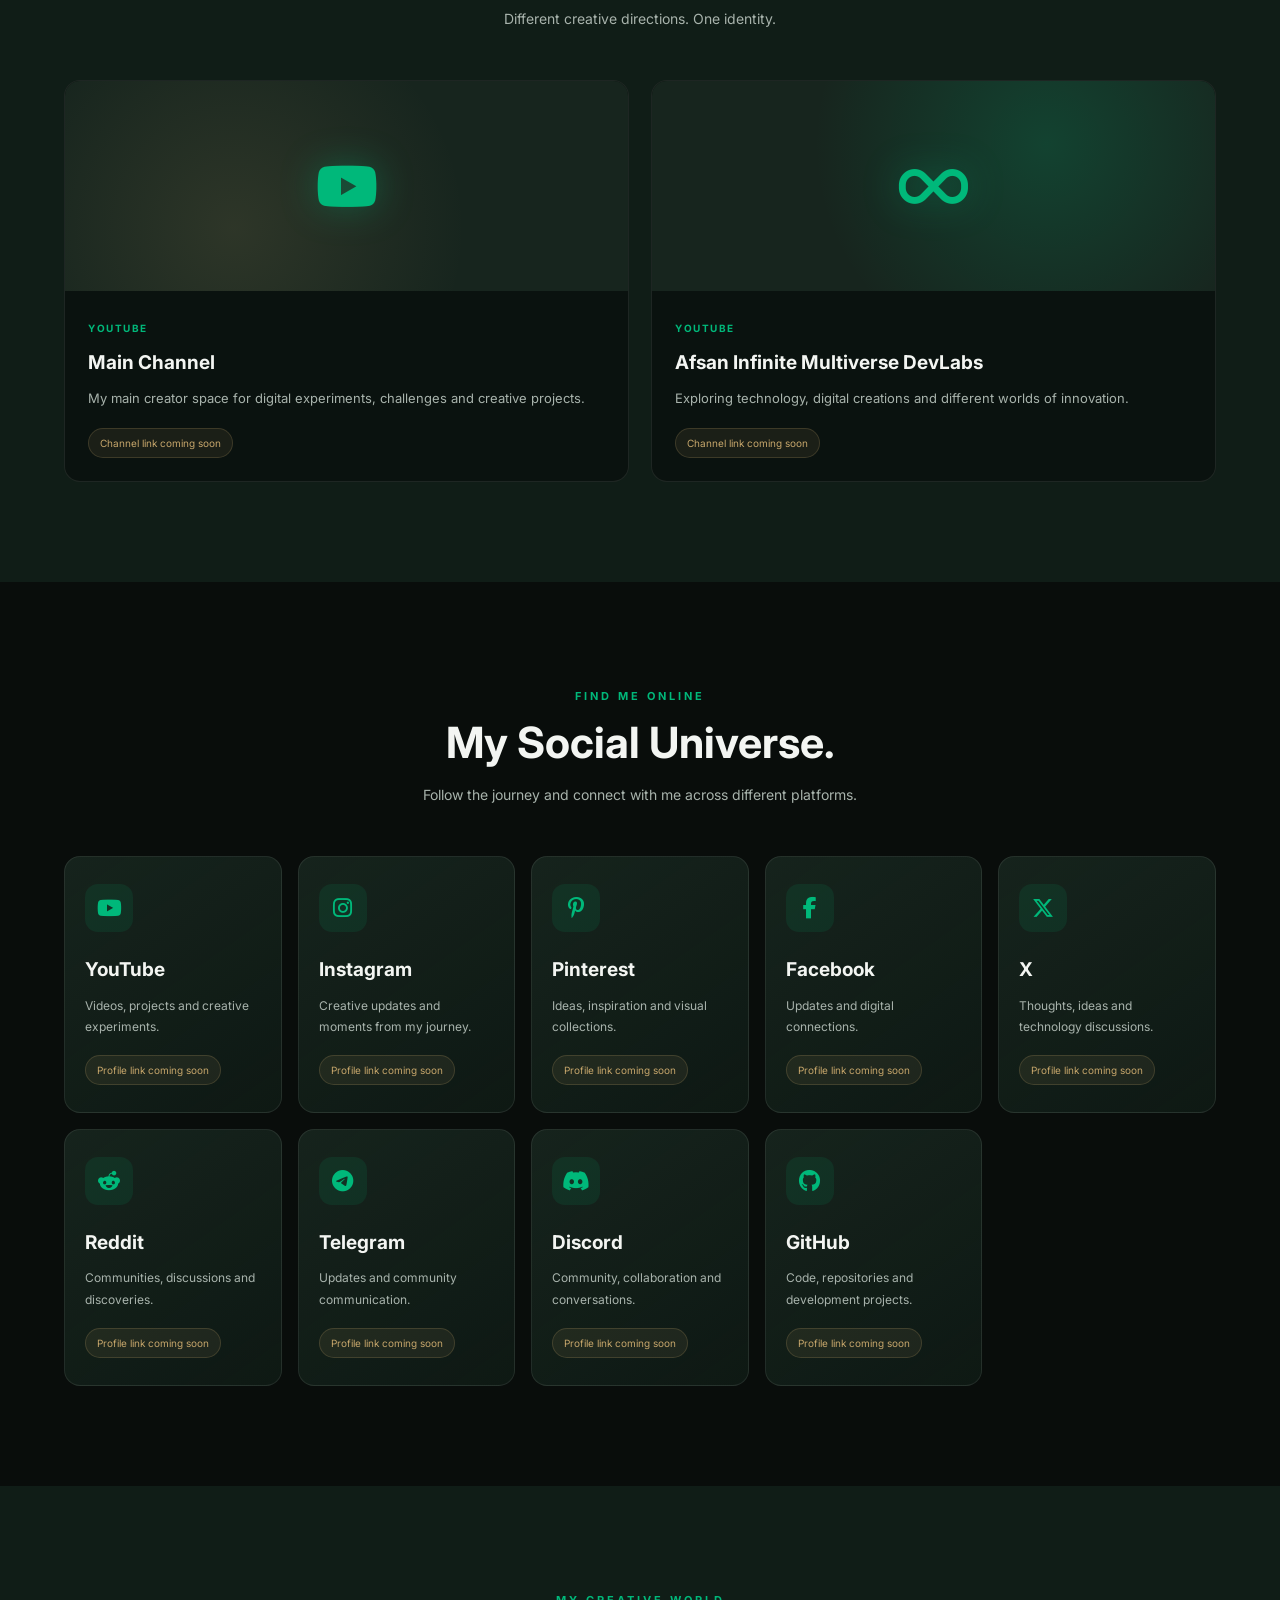
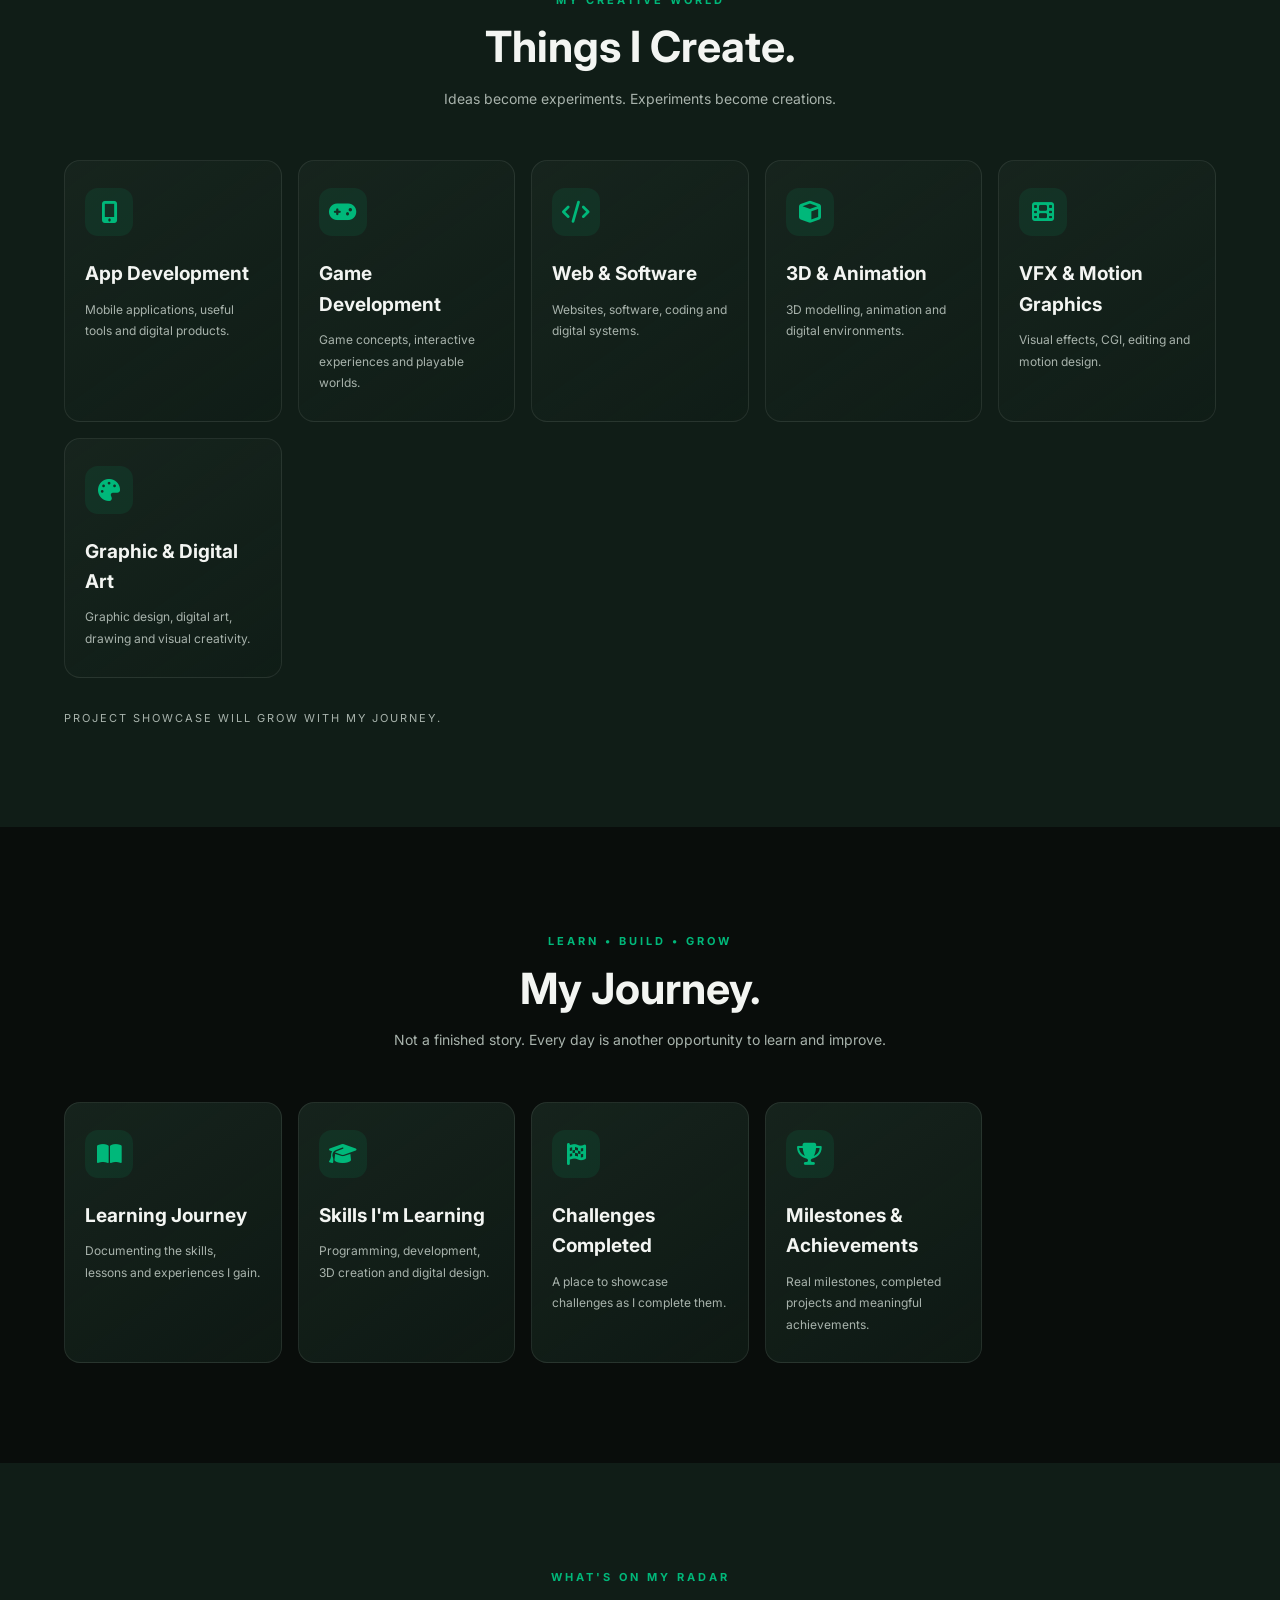
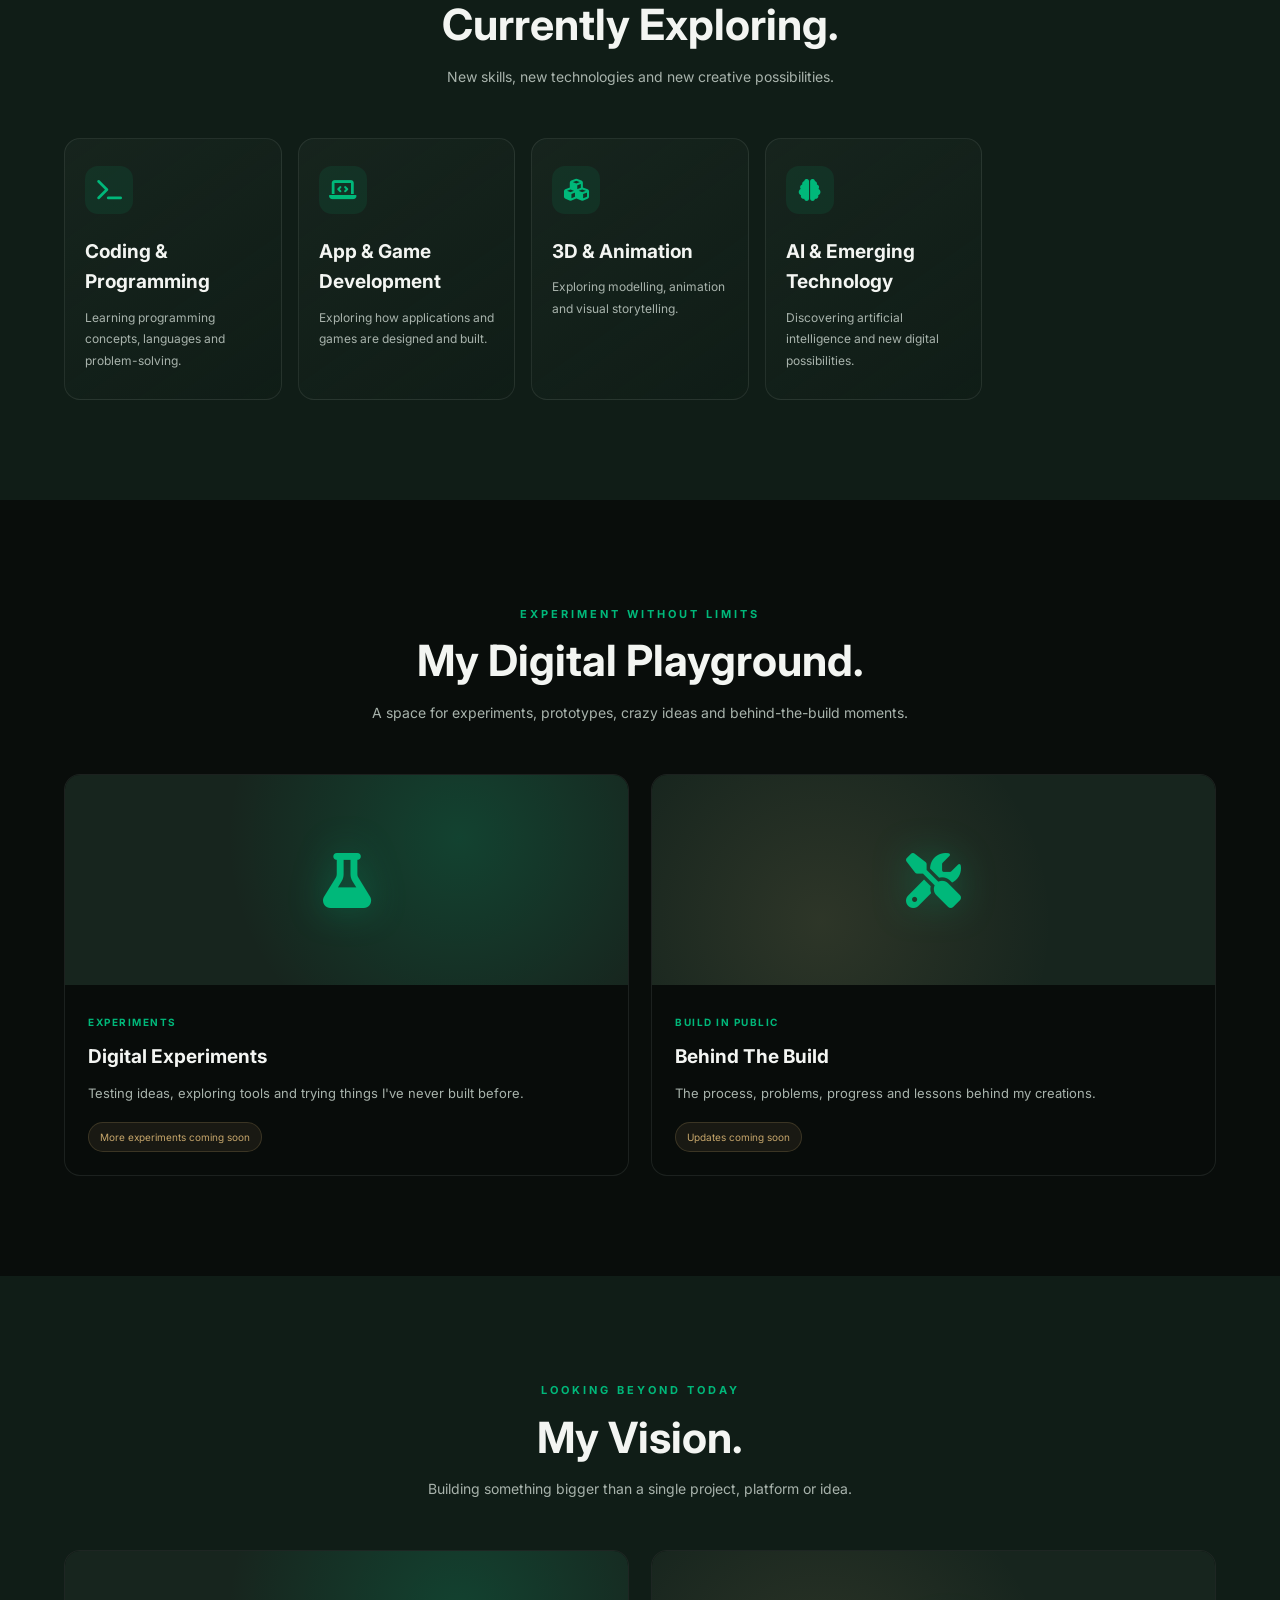
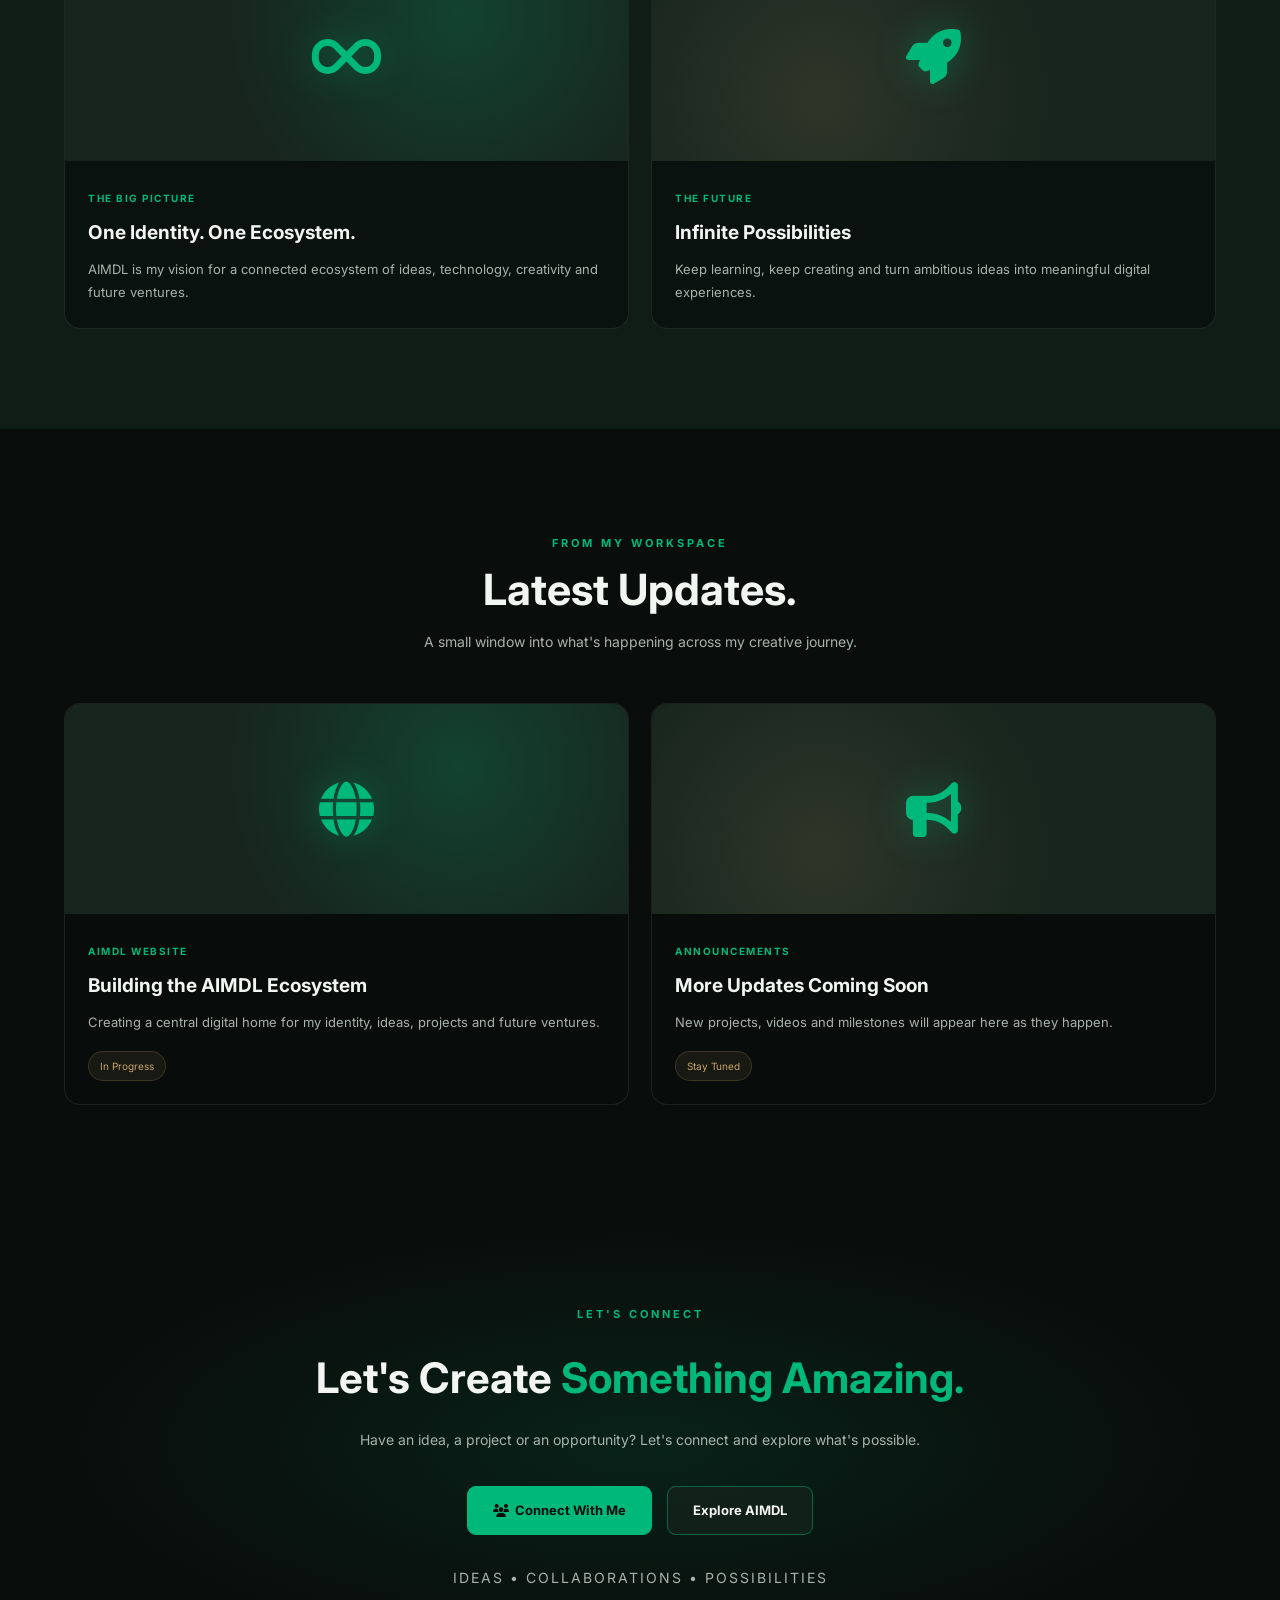
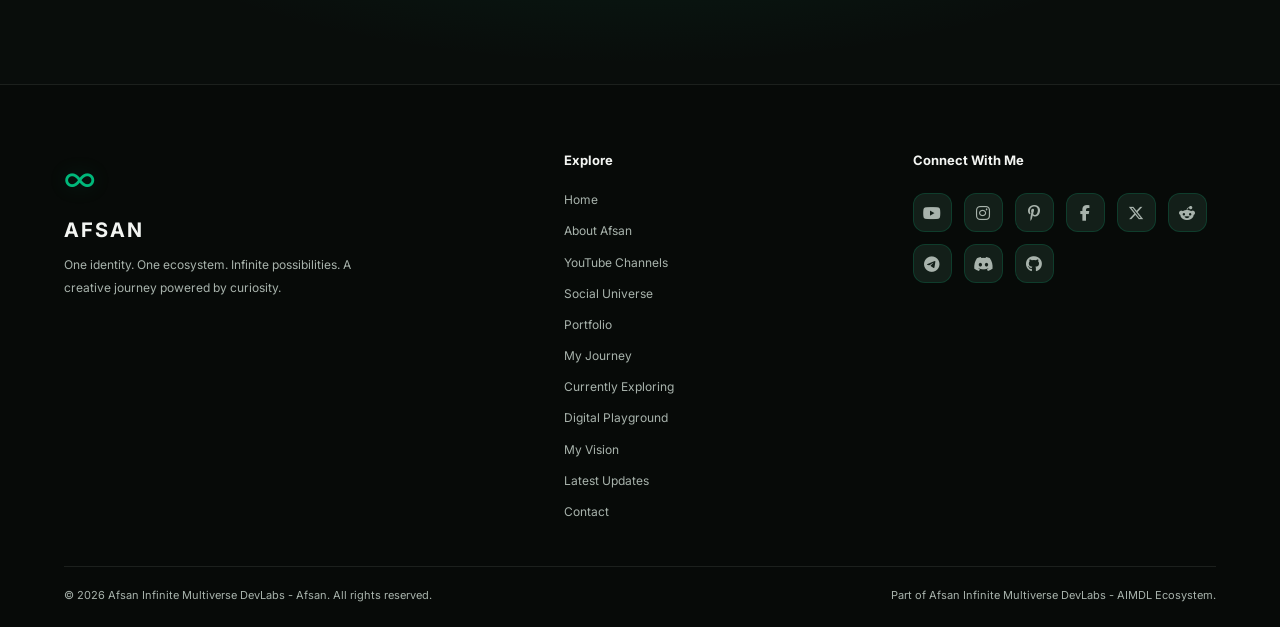
<file: Afsan/index.html>
<!DOCTYPE html>
<html lang="en">
<head>
    <meta charset="UTF-8">
    <meta name="viewport" content="width=device-width, initial-scale=1.0">

    <title>Afsan | AIMDL</title>

    <meta name="description" content="Explore Afsan's identity, creative journey, channels, projects and digital world — part of AIMDL.">

    <link rel="preconnect" href="https://fonts.googleapis.com">
    <link rel="preconnect" href="https://fonts.gstatic.com" crossorigin>

    <link href="https://fonts.googleapis.com/css2?family=Inter:wght@400;500;600;700;800&display=swap" rel="stylesheet">

    <link rel="stylesheet" href="https://cdnjs.cloudflare.com/ajax/libs/font-awesome/6.5.2/css/all.min.css">

    <!-- Use the local Afsan/style.css file -->
    <link rel="stylesheet" href="style.css">
</head>

<body>

<!-- ================= HEADER ================= -->

<header class="header">
    <div class="container navbar">

        <a href="../index.html" class="logo">
            <span class="logo-symbol">∞</span>
            <span class="logo-text">
                <strong>AIMDL</strong>
                <small>Afsan Infinite Multiverse DevLabs</small>
            </span>
        </a>

        <button class="menu-toggle" id="menuToggle"
            aria-label="Toggle navigation"
            aria-expanded="false">
            <i class="fa-solid fa-bars"></i>
        </button>

        <nav class="navigation" id="navigation">
            <a href="../index.html">Home</a>
            <a href="index.html">Afsan</a>
            <a href="../Infinite/index.html">Infinite</a>
            <a href="../Multiverse/index.html">Multiverse</a>
            <a href="../DevLabs/index.html">DevLabs</a>
            <a href="../Ventures/index.html">Ventures</a>
        </nav>

    </div>
</header>


<!-- ================= 1. HERO ================= -->

<section class="hero" id="home">

    <div class="hero-glow"></div>

    <div class="hero-content">

        <div class="hero-symbol">
            <i class="fa-solid fa-user-astronaut"></i>
        </div>

        <span class="eyebrow">THE CREATOR BEHIND AIMDL</span>

        <h1>
            Hello, I'm <span>Afsan.</span>
        </h1>

        <p class="hero-description">
            A curious mind exploring technology, creativity
            and endless possibilities. I love learning,
            experimenting and building things that go beyond
            the ordinary.
        </p>

        <div class="hero-buttons">

            <a href="#about" class="btn btn-primary">
                Discover My World
            </a>

            <a href="#portfolio" class="btn btn-secondary">
                Explore My Work
            </a>

        </div>

        <p class="hero-caption">
            I LOVE DOING DIFFICULT THINGS.
        </p>

        <p class="hero-caption">
            CREATE • EXPLORE • EXPERIMENT
        </p>

    </div>

</section>


<!-- ================= 2. ABOUT ME ================= -->

<section class="section ecosystem" id="about">

    <div class="container">

        <div class="section-heading">

            <span class="eyebrow">BEHIND THE IDENTITY</span>

            <h2>More Than Just a <span>Creator.</span></h2>

            <p>
                Every creation has a story. Here's a little
                about the person behind AIMDL.
            </p>

        </div>

        <div class="division-grid">

            <article class="division-card">

                <div class="card-icon">
                    <i class="fa-solid fa-user"></i>
                </div>

                <h3>Who Am I?</h3>

                <p>
                    I'm Afsan — a learner, creator and curious
                    mind interested in building things
                    across the digital world.
                </p>

            </article>


            <article class="division-card">

                <div class="card-icon">
                    <i class="fa-solid fa-route"></i>
                </div>

                <h3>My Story</h3>

                <p>
                    My journey is about exploring new skills,
                    taking on difficult challenges and
                    turning ideas into real creations.
                </p>

            </article>


            <article class="division-card">

                <div class="card-icon">
                    <i class="fa-solid fa-lightbulb"></i>
                </div>

                <h3>My Mindset</h3>

                <p>
                    Start small, think big, experiment often
                    and never stop learning.
                </p>

            </article>


            <article class="division-card">

                <div class="card-icon">
                    <i class="fa-solid fa-wand-magic-sparkles"></i>
                </div>

                <h3>My Interests</h3>

                <p>
                    Coding, apps, games, AI, 3D, animation,
                    video editing, VFX, design and
                    creative technology.
                </p>

            </article>

        </div>

    </div>

</section>


<!-- ================= 3. YOUTUBE CHANNELS ================= -->

<section class="section latest-section" id="channels">

    <div class="container">

        <div class="section-heading">

            <span class="eyebrow">MY CONTENT UNIVERSE</span>

            <h2>My YouTube <span>Channels.</span></h2>

            <p>
                Different creative directions.
                One identity.
            </p>

        </div>

        <div class="content-grid">

            <article class="content-card">

                <div class="content-visual video-visual">
                    <i class="fa-brands fa-youtube"></i>
                </div>

                <div class="content-info">

                    <span class="content-tag">YOUTUBE</span>

                    <h3>Main Channel</h3>

                    <p>
                        My main creator space for digital
                        experiments, challenges and
                        creative projects.
                    </p>

                    <span class="status">
                        Channel link coming soon
                    </span>

                </div>

            </article>


            <article class="content-card">

                <div class="content-visual project-visual">
                    <i class="fa-solid fa-infinity"></i>
                </div>

                <div class="content-info">

                    <span class="content-tag">YOUTUBE</span>

                    <h3>Afsan Infinite Multiverse DevLabs </h3>

                    <p>
                        Exploring technology, digital
                        creations and different worlds
                        of innovation.
                    </p>

                    <span class="status">
                        Channel link coming soon
                    </span>

                </div>

            </article>

        </div>

    </div>

</section>


<!-- ================= 4. SOCIAL UNIVERSE ================= -->

<section class="section ecosystem" id="social">

    <div class="container">

        <div class="section-heading">

            <span class="eyebrow">FIND ME ONLINE</span>

            <h2>My Social <span>Universe.</span></h2>

            <p>
                Follow the journey and connect with me
                across different platforms.
            </p>

        </div>

        <div class="division-grid">

            <article class="division-card">

                <div class="card-icon">
                    <i class="fa-brands fa-youtube"></i>
                </div>

                <h3>YouTube</h3>

                <p>Videos, projects and creative experiments.</p>

                <span class="status">Profile link coming soon</span>

            </article>


            <article class="division-card">

                <div class="card-icon">
                    <i class="fa-brands fa-instagram"></i>
                </div>

                <h3>Instagram</h3>

                <p>Creative updates and moments from my journey.</p>

                <span class="status">Profile link coming soon</span>

            </article>


            <article class="division-card">

                <div class="card-icon">
                    <i class="fa-brands fa-pinterest-p"></i>
                </div>

                <h3>Pinterest</h3>

                <p>Ideas, inspiration and visual collections.</p>

                <span class="status">Profile link coming soon</span>

            </article>


            <article class="division-card">

                <div class="card-icon">
                    <i class="fa-brands fa-facebook-f"></i>
                </div>

                <h3>Facebook</h3>

                <p>Updates and digital connections.</p>

                <span class="status">Profile link coming soon</span>

            </article>


            <article class="division-card">

                <div class="card-icon">
                    <i class="fa-brands fa-x-twitter"></i>
                </div>

                <h3>X</h3>

                <p>Thoughts, ideas and technology discussions.</p>

                <span class="status">Profile link coming soon</span>

            </article>


            <article class="division-card">

                <div class="card-icon">
                    <i class="fa-brands fa-reddit-alien"></i>
                </div>

                <h3>Reddit</h3>

                <p>Communities, discussions and discoveries.</p>

                <span class="status">Profile link coming soon</span>

            </article>


            <article class="division-card">

                <div class="card-icon">
                    <i class="fa-brands fa-telegram"></i>
                </div>

                <h3>Telegram</h3>

                <p>Updates and community communication.</p>

                <span class="status">Profile link coming soon</span>

            </article>


            <article class="division-card">

                <div class="card-icon">
                    <i class="fa-brands fa-discord"></i>
                </div>

                <h3>Discord</h3>

                <p>Community, collaboration and conversations.</p>

                <span class="status">Profile link coming soon</span>

            </article>


            <article class="division-card">

                <div class="card-icon">
                    <i class="fa-brands fa-github"></i>
                </div>

                <h3>GitHub</h3>

                <p>Code, repositories and development projects.</p>

                <span class="status">Profile link coming soon</span>

            </article>

        </div>

    </div>

</section>


<!-- ================= 5. PORTFOLIO ================= -->

<section class="section latest-section" id="portfolio">

    <div class="container">

        <div class="section-heading">

            <span class="eyebrow">MY CREATIVE WORLD</span>

            <h2>Things I <span>Create.</span></h2>

            <p>
                Ideas become experiments.
                Experiments become creations.
            </p>

        </div>

        <div class="division-grid">

            <article class="division-card">

                <div class="card-icon">
                    <i class="fa-solid fa-mobile-screen-button"></i>
                </div>

                <h3>App Development</h3>

                <p>
                    Mobile applications, useful tools
                    and digital products.
                </p>

            </article>


            <article class="division-card">

                <div class="card-icon">
                    <i class="fa-solid fa-gamepad"></i>
                </div>

                <h3>Game Development</h3>

                <p>
                    Game concepts, interactive experiences
                    and playable worlds.
                </p>

            </article>


            <article class="division-card">

                <div class="card-icon">
                    <i class="fa-solid fa-code"></i>
                </div>

                <h3>Web & Software</h3>

                <p>
                    Websites, software, coding
                    and digital systems.
                </p>

            </article>


            <article class="division-card">

                <div class="card-icon">
                    <i class="fa-solid fa-cube"></i>
                </div>

                <h3>3D & Animation</h3>

                <p>
                    3D modelling, animation
                    and digital environments.
                </p>

            </article>


            <article class="division-card">

                <div class="card-icon">
                    <i class="fa-solid fa-film"></i>
                </div>

                <h3>VFX & Motion Graphics</h3>

                <p>
                    Visual effects, CGI, editing
                    and motion design.
                </p>

            </article>


            <article class="division-card">

                <div class="card-icon">
                    <i class="fa-solid fa-palette"></i>
                </div>

                <h3>Graphic & Digital Art</h3>

                <p>
                    Graphic design, digital art,
                    drawing and visual creativity.
                </p>

            </article>

        </div>

        <p class="hero-caption">
            PROJECT SHOWCASE WILL GROW WITH MY JOURNEY.
        </p>

    </div>

</section>


<!-- ================= 6. MY JOURNEY ================= -->

<section class="section ecosystem" id="journey">

    <div class="container">

        <div class="section-heading">

            <span class="eyebrow">LEARN • BUILD • GROW</span>

            <h2>My <span>Journey.</span></h2>

            <p>
                Not a finished story. Every day is another
                opportunity to learn and improve.
            </p>

        </div>

        <div class="division-grid">

            <article class="division-card">

                <div class="card-icon">
                    <i class="fa-solid fa-book-open"></i>
                </div>

                <h3>Learning Journey</h3>

                <p>
                    Documenting the skills, lessons
                    and experiences I gain.
                </p>

            </article>


            <article class="division-card">

                <div class="card-icon">
                    <i class="fa-solid fa-graduation-cap"></i>
                </div>

                <h3>Skills I'm Learning</h3>

                <p>
                    Programming, development,
                    3D creation and digital design.
                </p>

            </article>


            <article class="division-card">

                <div class="card-icon">
                    <i class="fa-solid fa-flag-checkered"></i>
                </div>

                <h3>Challenges Completed</h3>

                <p>
                    A place to showcase challenges
                    as I complete them.
                </p>

            </article>


            <article class="division-card">

                <div class="card-icon">
                    <i class="fa-solid fa-trophy"></i>
                </div>

                <h3>Milestones & Achievements</h3>

                <p>
                    Real milestones, completed projects
                    and meaningful achievements.
                </p>

            </article>

        </div>

    </div>

</section>


<!-- ================= 7. CURRENTLY EXPLORING ================= -->

<section class="section latest-section" id="exploring">

    <div class="container">

        <div class="section-heading">

            <span class="eyebrow">WHAT'S ON MY RADAR</span>

            <h2>Currently <span>Exploring.</span></h2>

            <p>
                New skills, new technologies
                and new creative possibilities.
            </p>

        </div>

        <div class="division-grid">

            <article class="division-card">

                <div class="card-icon">
                    <i class="fa-solid fa-terminal"></i>
                </div>

                <h3>Coding & Programming</h3>

                <p>
                    Learning programming concepts,
                    languages and problem-solving.
                </p>

            </article>


            <article class="division-card">

                <div class="card-icon">
                    <i class="fa-solid fa-laptop-code"></i>
                </div>

                <h3>App & Game Development</h3>

                <p>
                    Exploring how applications
                    and games are designed and built.
                </p>

            </article>


            <article class="division-card">

                <div class="card-icon">
                    <i class="fa-solid fa-cubes"></i>
                </div>

                <h3>3D & Animation</h3>

                <p>
                    Exploring modelling, animation
                    and visual storytelling.
                </p>

            </article>


            <article class="division-card">

                <div class="card-icon">
                    <i class="fa-solid fa-brain"></i>
                </div>

                <h3>AI & Emerging Technology</h3>

                <p>
                    Discovering artificial intelligence
                    and new digital possibilities.
                </p>

            </article>

        </div>

    </div>

</section>


<!-- ================= BONUS 1. DIGITAL PLAYGROUND ================= -->

<section class="section ecosystem" id="playground">

    <div class="container">

        <div class="section-heading">

            <span class="eyebrow">EXPERIMENT WITHOUT LIMITS</span>

            <h2>My Digital <span>Playground.</span></h2>

            <p>
                A space for experiments, prototypes,
                crazy ideas and behind-the-build moments.
            </p>

        </div>

        <div class="content-grid">

            <article class="content-card">

                <div class="content-visual project-visual">
                    <i class="fa-solid fa-flask"></i>
                </div>

                <div class="content-info">

                    <span class="content-tag">EXPERIMENTS</span>

                    <h3>Digital Experiments</h3>

                    <p>
                        Testing ideas, exploring tools
                        and trying things I've never built before.
                    </p>

                    <span class="status">More experiments coming soon</span>

                </div>

            </article>


            <article class="content-card">

                <div class="content-visual video-visual">
                    <i class="fa-solid fa-screwdriver-wrench"></i>
                </div>

                <div class="content-info">

                    <span class="content-tag">BUILD IN PUBLIC</span>

                    <h3>Behind The Build</h3>

                    <p>
                        The process, problems, progress
                        and lessons behind my creations.
                    </p>

                    <span class="status">Updates coming soon</span>

                </div>

            </article>

        </div>

    </div>

</section>


<!-- ================= BONUS 2. MY VISION ================= -->

<section class="section latest-section" id="vision">

    <div class="container">

        <div class="section-heading">

            <span class="eyebrow">LOOKING BEYOND TODAY</span>

            <h2>My <span>Vision.</span></h2>

            <p>
                Building something bigger than a single
                project, platform or idea.
            </p>

        </div>

        <div class="content-grid">

            <article class="content-card">

                <div class="content-visual project-visual">
                    <i class="fa-solid fa-infinity"></i>
                </div>

                <div class="content-info">

                    <span class="content-tag">THE BIG PICTURE</span>

                    <h3>One Identity. One Ecosystem.</h3>

                    <p>
                        AIMDL is my vision for a connected
                        ecosystem of ideas, technology,
                        creativity and future ventures.
                    </p>

                </div>

            </article>


            <article class="content-card">

                <div class="content-visual video-visual">
                    <i class="fa-solid fa-rocket"></i>
                </div>

                <div class="content-info">

                    <span class="content-tag">THE FUTURE</span>

                    <h3>Infinite Possibilities</h3>

                    <p>
                        Keep learning, keep creating
                        and turn ambitious ideas
                        into meaningful digital experiences.
                    </p>

                </div>

            </article>

        </div>

    </div>

</section>


<!-- ================= BONUS 3. LATEST UPDATES ================= -->

<section class="section ecosystem" id="updates">

    <div class="container">

        <div class="section-heading">

            <span class="eyebrow">FROM MY WORKSPACE</span>

            <h2>Latest <span>Updates.</span></h2>

            <p>
                A small window into what's happening
                across my creative journey.
            </p>

        </div>

        <div class="content-grid">

            <article class="content-card">

                <div class="content-visual project-visual">
                    <i class="fa-solid fa-globe"></i>
                </div>

                <div class="content-info">

                    <span class="content-tag">AIMDL WEBSITE</span>

                    <h3>Building the AIMDL Ecosystem</h3>

                    <p>
                        Creating a central digital home
                        for my identity, ideas, projects
                        and future ventures.
                    </p>

                    <span class="status">In Progress</span>

                </div>

            </article>


            <article class="content-card">

                <div class="content-visual video-visual">
                    <i class="fa-solid fa-bullhorn"></i>
                </div>

                <div class="content-info">

                    <span class="content-tag">ANNOUNCEMENTS</span>

                    <h3>More Updates Coming Soon</h3>

                    <p>
                        New projects, videos and milestones
                        will appear here as they happen.
                    </p>

                    <span class="status">Stay Tuned</span>

                </div>

            </article>

        </div>

    </div>

</section>


<!-- ================= 8. CONTACT ================= -->

<section class="brand-statement" id="contact">

    <span class="eyebrow">LET'S CONNECT</span>

    <h2>Let's Create <span>Something Amazing.</span></h2>

    <p>
        Have an idea, a project or an opportunity?
        Let's connect and explore what's possible.
    </p>

    <div class="hero-buttons">

        <a href="#social" class="btn btn-primary">
            <i class="fa-solid fa-users"></i>
            &nbsp; Connect With Me
        </a>

        <a href="../index.html" class="btn btn-secondary">
            Explore AIMDL
        </a>

    </div>

    <p class="hero-caption">
        IDEAS • COLLABORATIONS • POSSIBILITIES
    </p>

</section>


<!-- ================= FOOTER ================= -->

<footer class="footer">

    <div class="container">

        <div class="footer-main">

            <div class="footer-brand">

                <span class="footer-symbol">∞</span>

                <h3>AFSAN</h3>

                <p>
                    One identity. One ecosystem.
                    Infinite possibilities.
                    A creative journey powered by curiosity.
                </p>

            </div>


            <div>

                <h4>Explore</h4>

                <div class="footer-links">

                    <a href="../index.html">Home</a>
                    <a href="#about">About Afsan</a>
                    <a href="#channels">YouTube Channels</a>
                    <a href="#social">Social Universe</a>
                    <a href="#portfolio">Portfolio</a>
                    <a href="#journey">My Journey</a>
                    <a href="#exploring">Currently Exploring</a>
                    <a href="#playground">Digital Playground</a>
                    <a href="#vision">My Vision</a>
                    <a href="#updates">Latest Updates</a>
                    <a href="#contact">Contact</a>

                </div>

            </div>


            <div>

                <h4>Connect With Me</h4>

                <div class="footer-socials">

                    <a href="#social" aria-label="YouTube">
                        <i class="fa-brands fa-youtube"></i>
                    </a>

                    <a href="#social" aria-label="Instagram">
                        <i class="fa-brands fa-instagram"></i>
                    </a>

                    <a href="#social" aria-label="Pinterest">
                        <i class="fa-brands fa-pinterest-p"></i>
                    </a>

                    <a href="#social" aria-label="Facebook">
                        <i class="fa-brands fa-facebook-f"></i>
                    </a>

                    <a href="#social" aria-label="X">
                        <i class="fa-brands fa-x-twitter"></i>
                    </a>

                    <a href="#social" aria-label="Reddit">
                        <i class="fa-brands fa-reddit-alien"></i>
                    </a>

                    <a href="#social" aria-label="Telegram">
                        <i class="fa-brands fa-telegram"></i>
                    </a>

                    <a href="#social" aria-label="Discord">
                        <i class="fa-brands fa-discord"></i>
                    </a>

                    <a href="#social" aria-label="GitHub">
                        <i class="fa-brands fa-github"></i>
                    </a>

                </div>

            </div>

        </div>


        <div class="footer-bottom">

            <p>
                © <span id="currentYear"></span>
               Afsan Infinite Multiverse DevLabs - Afsan. All rights reserved.
            </p>

            <p>Part of Afsan Infinite Multiverse DevLabs - AIMDL Ecosystem.</p>

        </div>

    </div>

</footer>


<script src="../script.js"></script>

</body>
</html>
</file>
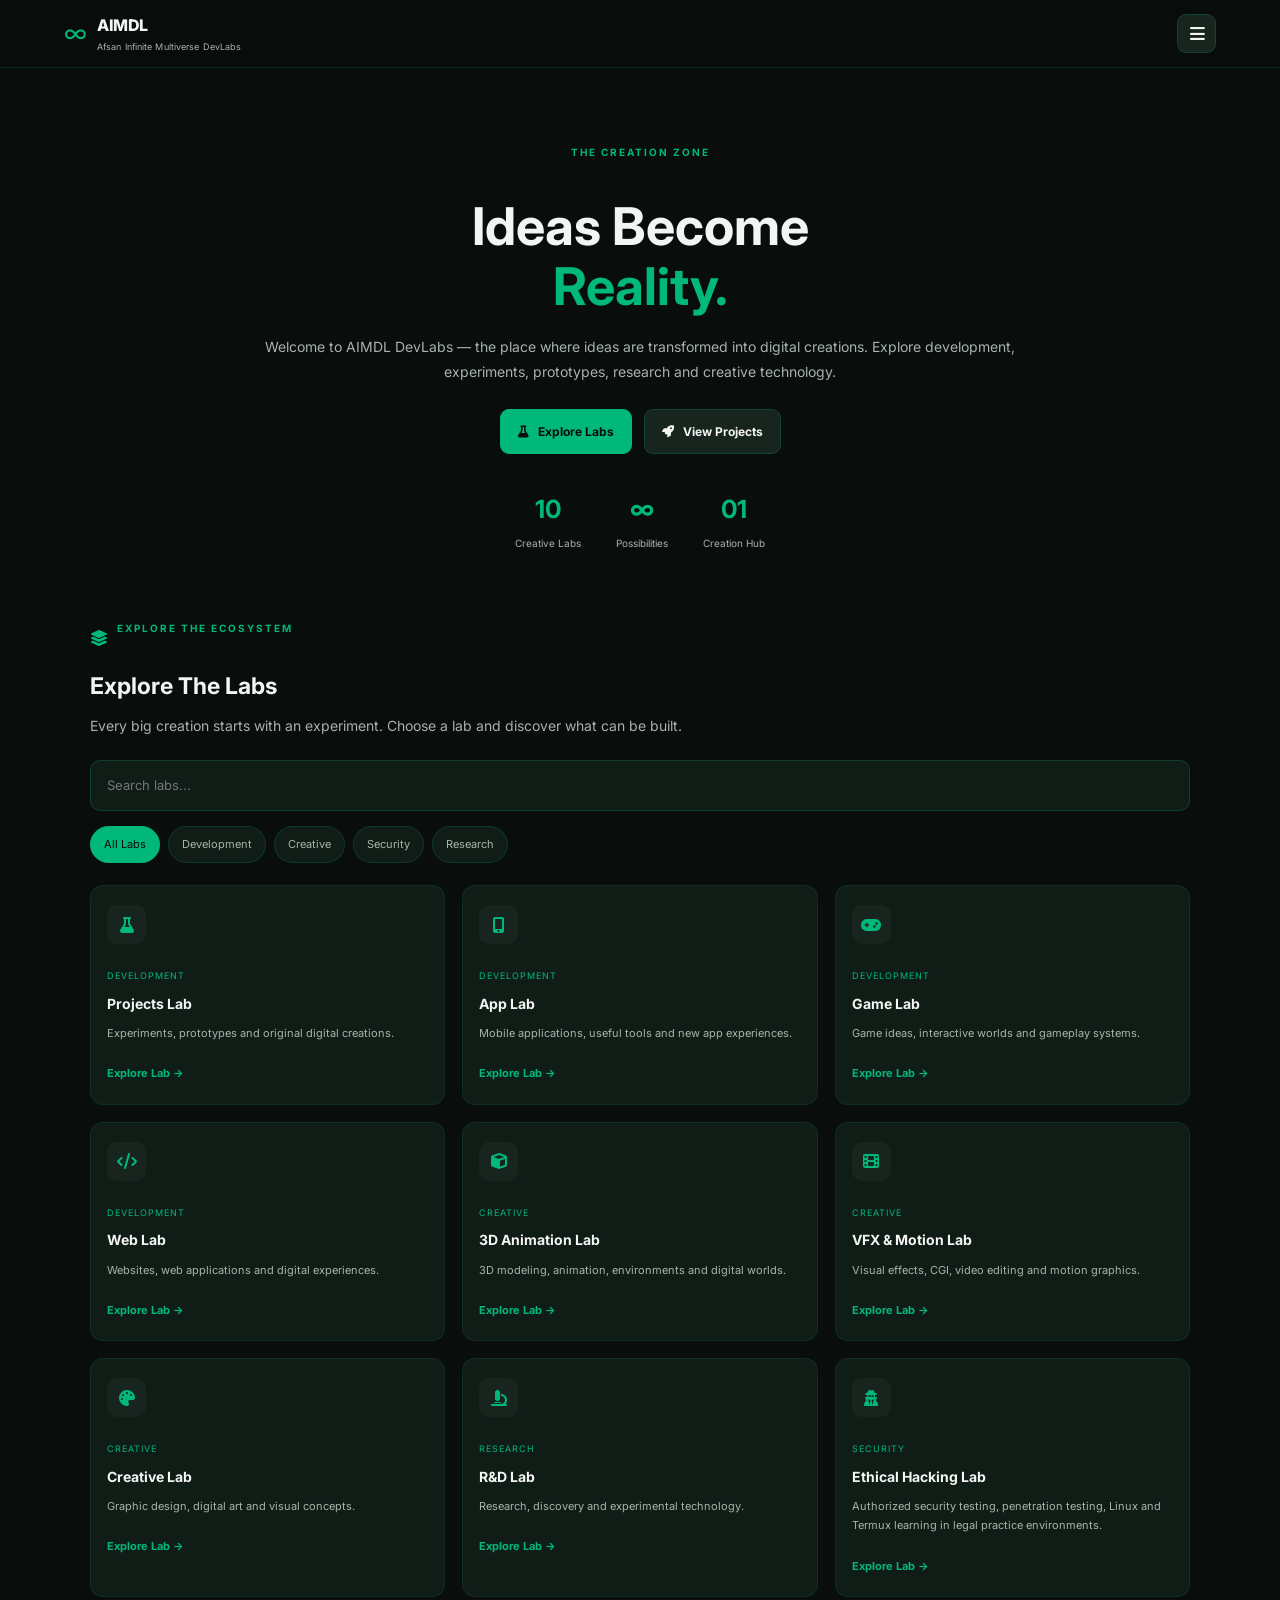
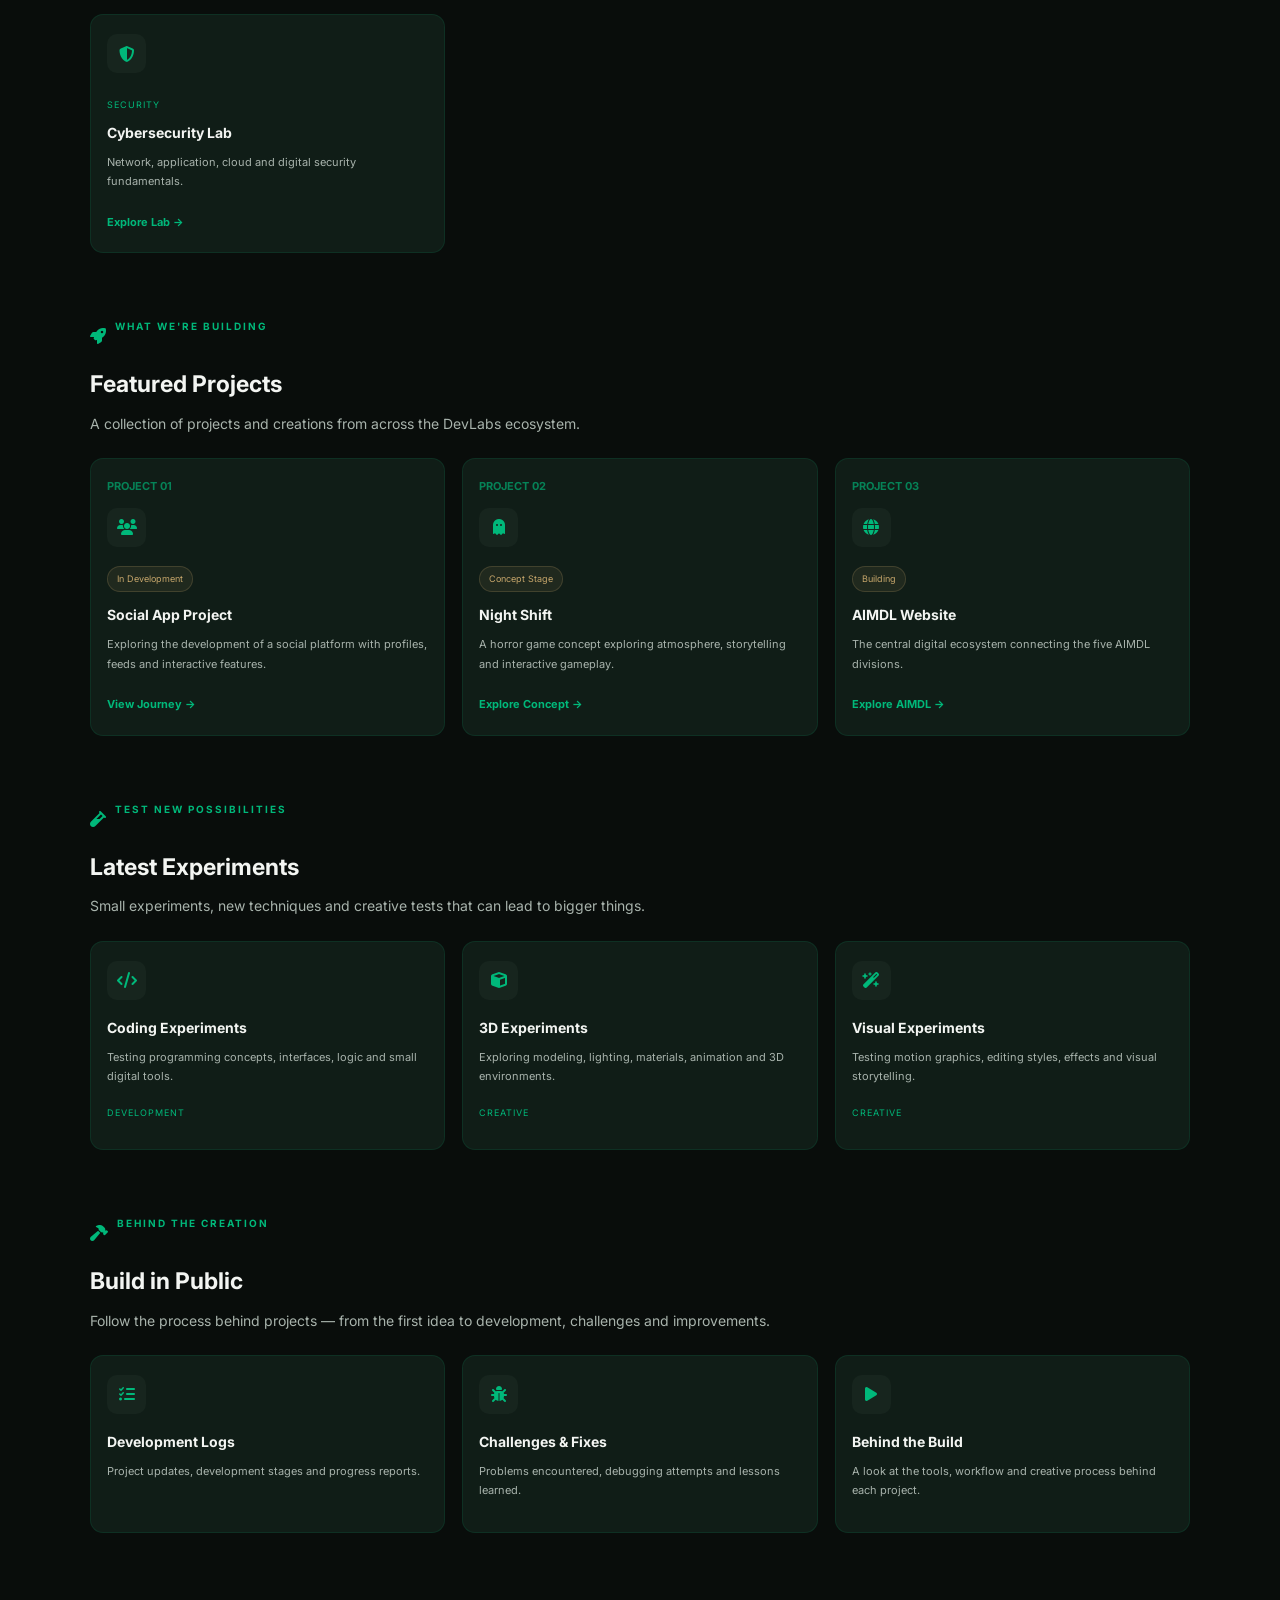
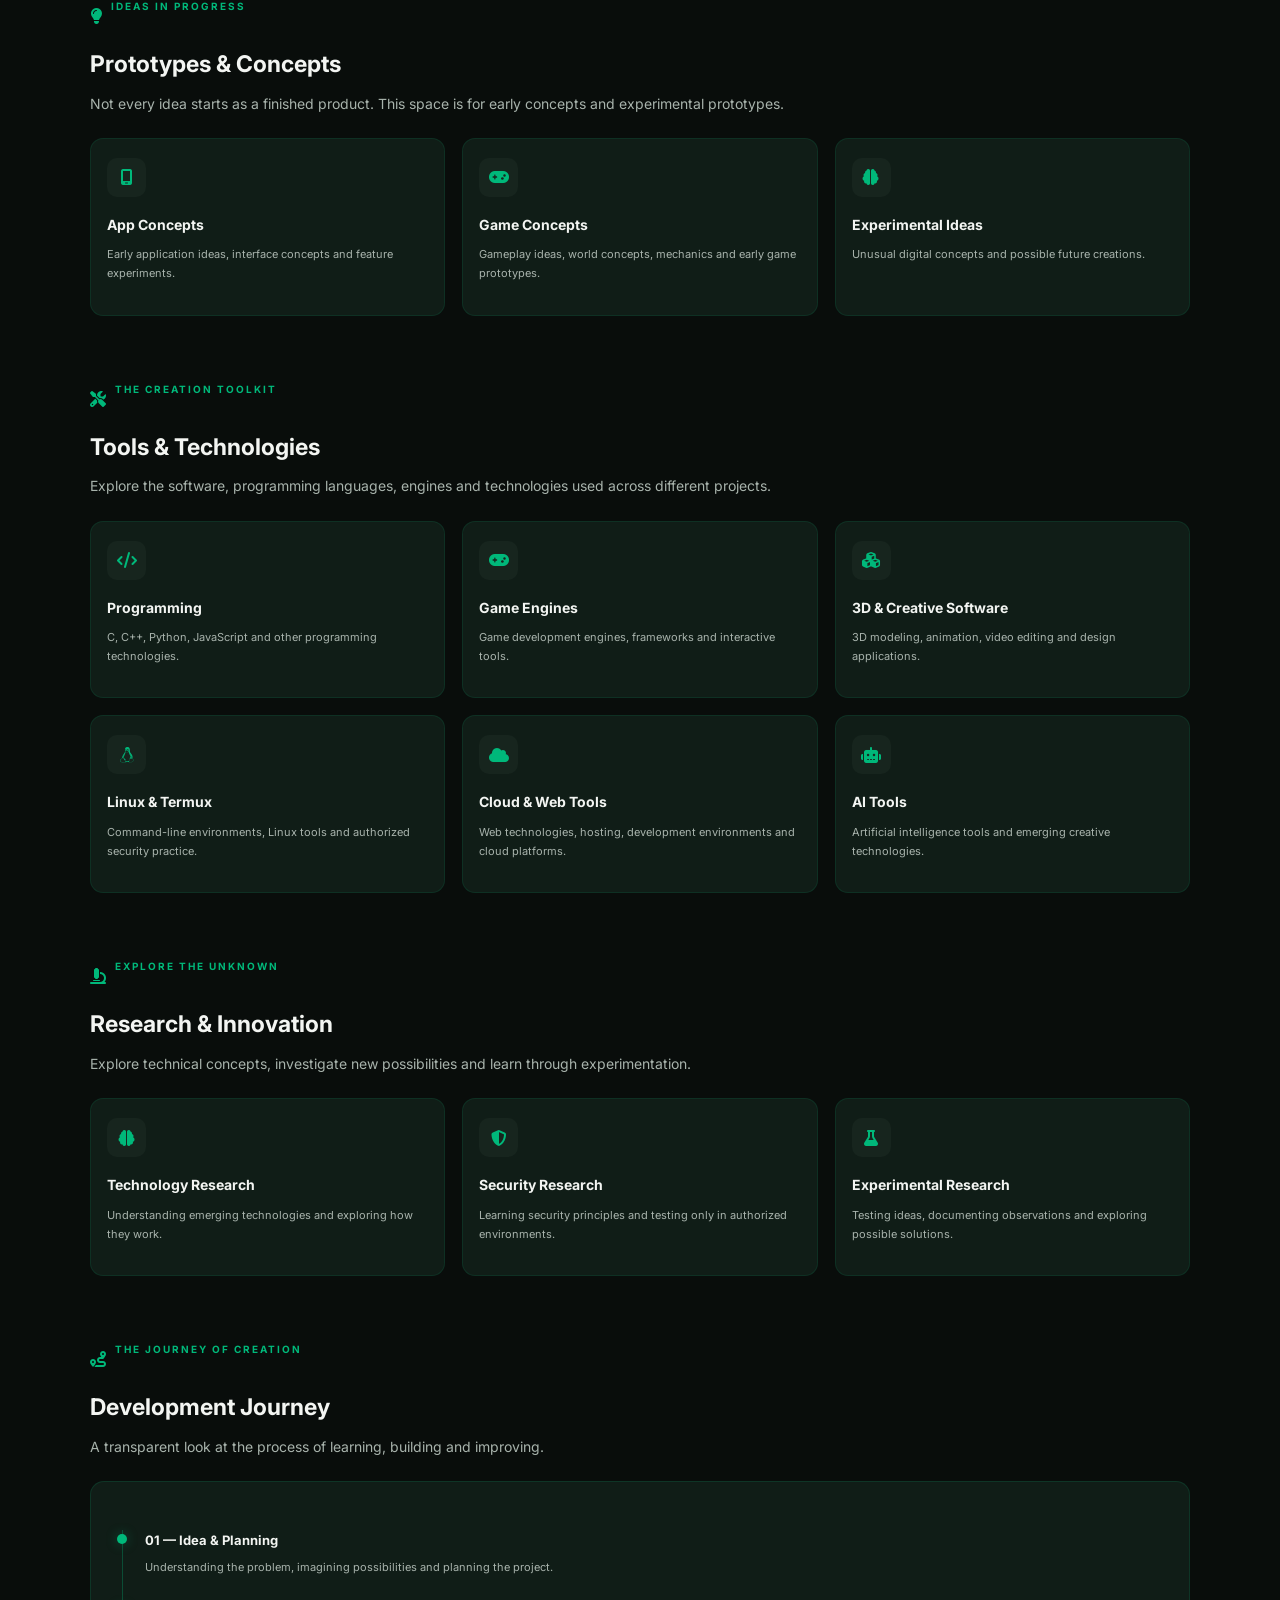
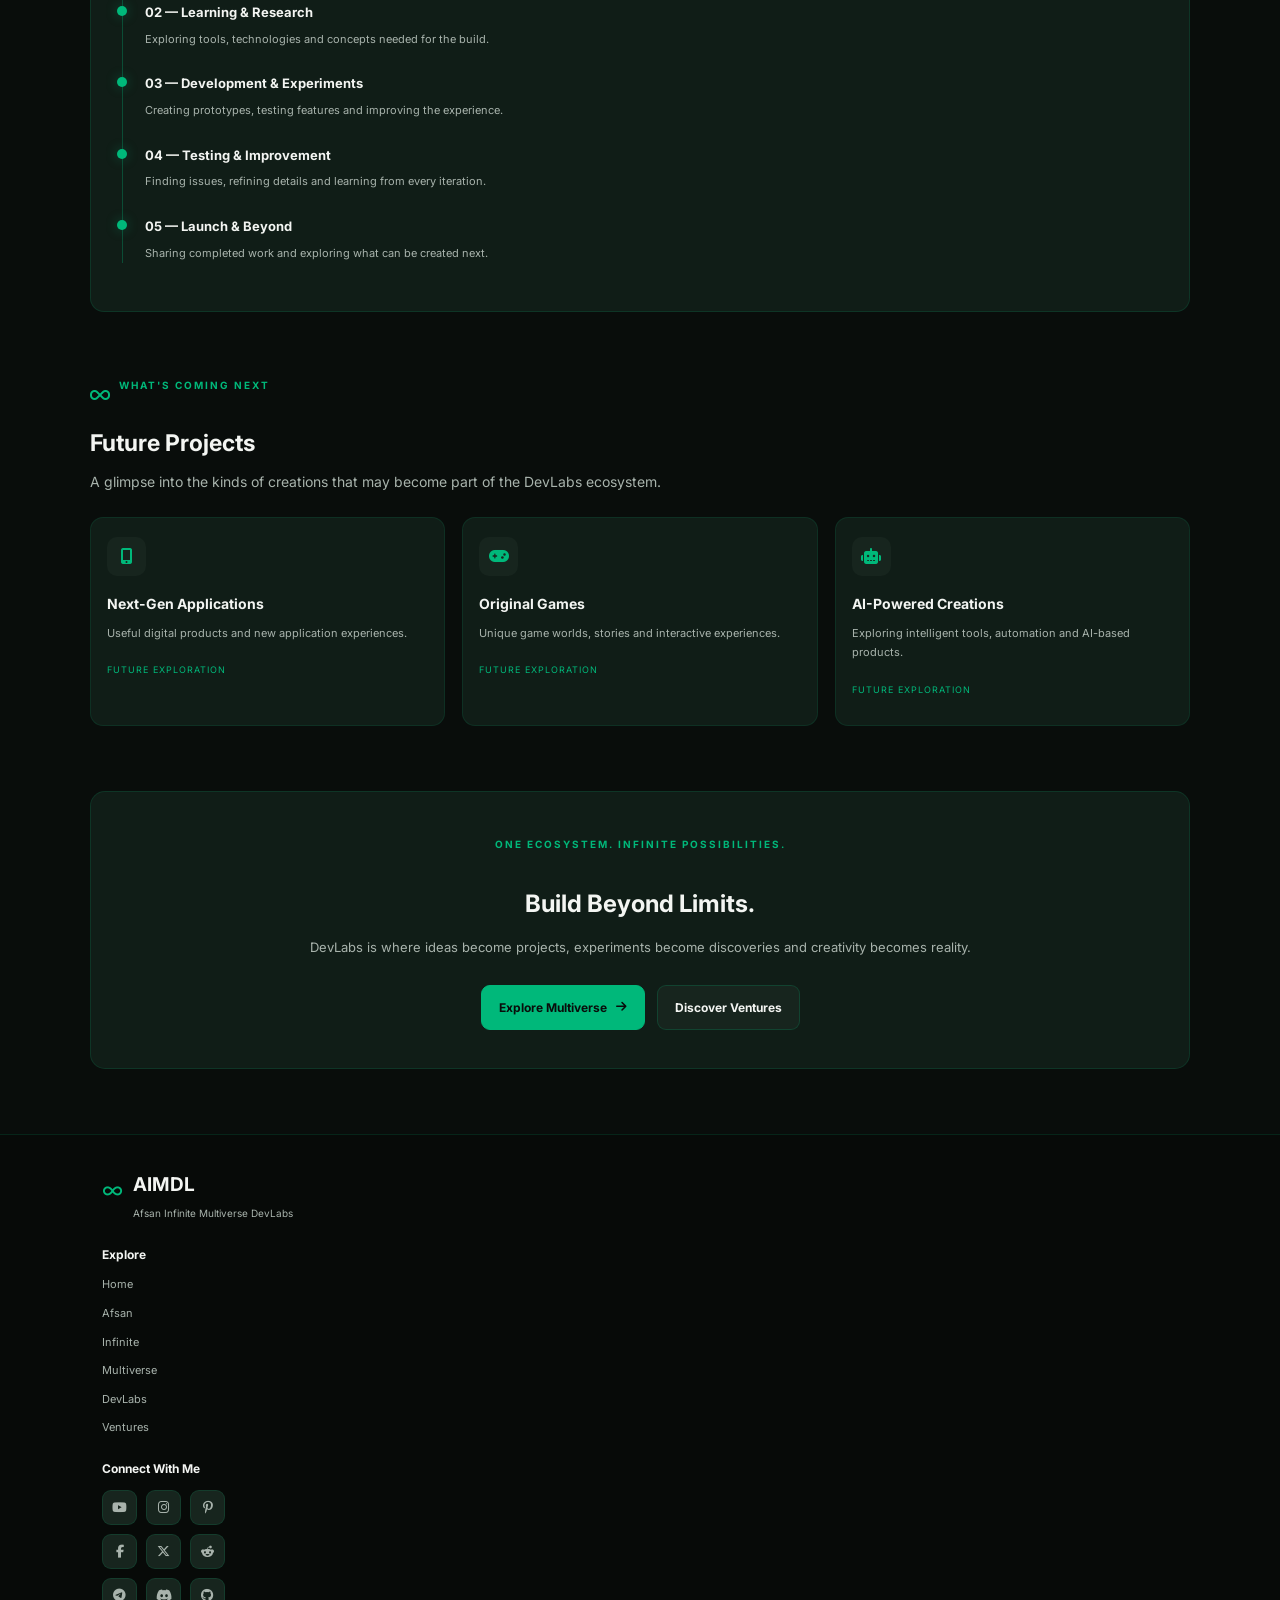
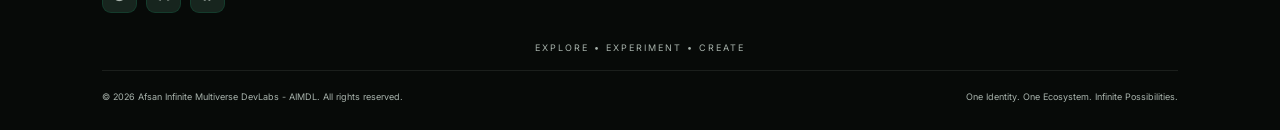
<file: DevLabs/index.html>
<!DOCTYPE html>
<html lang="en">
<head>
  <meta charset="UTF-8">
  <meta name="viewport" content="width=device-width, initial-scale=1.0">
  <meta name="theme-color" content="#090D0B">
  <meta name="description" content="AIMDL DevLabs — Explore projects, experiments, prototypes, development and creative technology.">
  <title>DevLabs | AIMDL</title>

  <link rel="stylesheet" href="style.css">

  <link rel="preconnect" href="https://fonts.googleapis.com">
  <link rel="preconnect" href="https://fonts.gstatic.com" crossorigin>
  <link href="https://fonts.googleapis.com/css2?family=Inter:wght@400;500;600;700;800&display=swap" rel="stylesheet">

  <link rel="stylesheet" href="https://cdnjs.cloudflare.com/ajax/libs/font-awesome/6.5.2/css/all.min.css">

  <style>
    body { font-family: 'Inter', sans-serif; }

    /* COMMON AIMDL HEADER */
    .site-header {
      width: 100%;
      min-height: 68px;
      padding: 12px 5%;
      display: flex;
      align-items: center;
      justify-content: space-between;
      gap: 12px;
      background: rgba(9,13,11,.96);
      border-bottom: 1px solid rgba(0,184,122,.15);
      position: sticky;
      top: 0;
      z-index: 1000;
      backdrop-filter: blur(16px);
    }

    .brand {
      display: flex;
      align-items: center;
      gap: 10px;
      min-width: 0;
      color: #F3F5F2;
      text-decoration: none;
    }

    .brand-icon {
      color: #00B87A;
      font-size: 25px;
      line-height: 1;
    }

    .brand-copy {
      display: flex;
      flex-direction: column;
      gap: 2px;
    }

    .brand-name {
      font-size: 16px;
      font-weight: 800;
      letter-spacing: -.4px;
    }

    .brand-subtitle {
      font-size: 9px;
      color: #A8B3AC;
      letter-spacing: .1px;
    }

    .menu-toggle {
      width: 39px;
      height: 39px;
      flex: 0 0 39px;
      display: grid;
      place-items: center;
      color: #F3F5F2;
      background: #17251E;
      border: 1px solid rgba(0,184,122,.2);
      border-radius: 9px;
      font-size: 17px;
      cursor: pointer;
    }

    .navigation {
      display: none;
      position: absolute;
      top: 100%;
      right: 5%;
      width: min(230px, 90vw);
      padding: 12px;
      flex-direction: column;
      gap: 4px;
      background: #101D17;
      border: 1px solid rgba(0,184,122,.22);
      border-radius: 12px;
      box-shadow: 0 12px 35px rgba(0,0,0,.35);
    }

    .navigation.active { display: flex; }

    .navigation a {
      color: #F3F5F2;
      text-decoration: none;
      padding: 11px 12px;
      border-radius: 7px;
      font-size: 13px;
    }

    .navigation a:hover {
      background: #17251E;
      color: #00B87A;
    }

    /* GLOBAL PAGE */
    .devlabs-main {
      padding: 25px 5% 65px;
    }

    .devlabs-hero {
      max-width: 760px;
      margin: 45px auto 35px;
      text-align: center;
    }

    .eyebrow {
      color: #00B87A;
      font-size: 10px;
      font-weight: 700;
      letter-spacing: 2px;
      text-transform: uppercase;
    }

    .devlabs-hero h1 {
      color: #F3F5F2;
      font-size: clamp(32px, 7vw, 52px);
      line-height: 1.15;
      margin: 17px 0;
    }

    .devlabs-hero h1 span { color: #00B87A; }

    .devlabs-hero p,
    .section-intro {
      color: #A8B3AC;
      font-size: 14px;
      line-height: 1.8;
    }

    .hero-buttons {
      display: flex;
      justify-content: center;
      flex-wrap: wrap;
      gap: 12px;
      margin-top: 25px;
    }

    .hero-btn {
      display: inline-flex;
      align-items: center;
      justify-content: center;
      gap: 9px;
      padding: 12px 17px;
      border-radius: 9px;
      text-decoration: none;
      font-size: 12px;
      font-weight: 700;
      transition: .25s;
    }

    .hero-btn.primary {
      color: #090D0B;
      background: #00B87A;
      border: 1px solid #00B87A;
    }

    .hero-btn.secondary {
      color: #F3F5F2;
      background: #17251E;
      border: 1px solid rgba(0,184,122,.2);
    }

    .hero-btn:hover {
      transform: translateY(-3px);
      box-shadow: 0 8px 22px rgba(0,184,122,.16);
    }

    .stats-row {
      display: flex;
      justify-content: center;
      gap: 35px;
      margin: 35px 0 65px;
      flex-wrap: wrap;
    }

    .stat strong {
      display: block;
      color: #00B87A;
      font-size: 25px;
    }

    .stat span {
      color: #A8B3AC;
      font-size: 10px;
    }

    .page-section {
      max-width: 1100px;
      margin: 0 auto 65px;
      scroll-margin-top: 95px;
    }

    .page-section h2 {
      color: #F3F5F2;
      font-size: 23px;
      margin: 0 0 8px;
    }

    .section-intro {
      margin: 0 0 22px;
    }

    .section-topline {
      display: flex;
      align-items: center;
      gap: 9px;
      margin-bottom: 12px;
    }

    .section-topline i { color: #00B87A; }

    /* SEARCH AND FILTERS */
    .search-box { margin: 20px 0 15px; }

    .search-box input {
      width: 100%;
      padding: 14px 16px;
      color: #F3F5F2;
      background: #101D17;
      border: 1px solid rgba(0,184,122,.22);
      border-radius: 10px;
      outline: none;
      font: inherit;
      font-size: 13px;
    }

    .search-box input:focus {
      border-color: #00B87A;
      box-shadow: 0 0 0 3px rgba(0,184,122,.08);
    }

    .filter-buttons {
      display: flex;
      flex-wrap: wrap;
      gap: 8px;
      margin-bottom: 22px;
    }

    .filter-btn {
      padding: 9px 13px;
      color: #A8B3AC;
      background: #101D17;
      border: 1px solid rgba(0,184,122,.18);
      border-radius: 20px;
      font-size: 11px;
      cursor: pointer;
    }

    .filter-btn.active,
    .filter-btn:hover {
      color: #090D0B;
      background: #00B87A;
      border-color: #00B87A;
    }

    /* LAB CARDS */
    .labs-grid,
    .content-grid {
      display: grid;
      grid-template-columns: repeat(2, minmax(0,1fr));
      gap: 13px;
    }

    .lab-card,
    .project-card,
    .content-card {
      min-width: 0;
      padding: 19px 16px;
      background: #101D17;
      border: 1px solid rgba(0,184,122,.12);
      border-radius: 13px;
      transition: .25s;
    }

    .lab-card:hover,
    .project-card:hover,
    .content-card:hover {
      transform: translateY(-4px);
      border-color: rgba(0,184,122,.45);
      box-shadow: 0 10px 25px rgba(0,0,0,.18);
    }

    .card-icon {
      width: 39px;
      height: 39px;
      display: grid;
      place-items: center;
      color: #00B87A;
      background: #17251E;
      border-radius: 10px;
      margin-bottom: 17px;
      font-size: 16px;
    }

    .lab-card h3,
    .project-card h3,
    .content-card h3 {
      color: #F3F5F2;
      font-size: 14px;
      margin: 0 0 9px;
    }

    .lab-card p,
    .project-card p,
    .content-card p {
      color: #A8B3AC;
      font-size: 11px;
      line-height: 1.75;
      margin: 0 0 12px;
    }

    .card-category {
      color: #00B87A;
      font-size: 9px;
      letter-spacing: 1px;
      text-transform: uppercase;
      display: inline-block;
      margin-bottom: 9px;
    }

    .card-link {
      display: inline-block;
      margin-top: 10px;
      color: #00B87A;
      text-decoration: none;
      font-size: 11px;
      font-weight: 700;
    }

    .card-link:hover { color: #F3F5F2; }

    .no-results {
      display: none;
      color: #A8B3AC;
      font-size: 13px;
      margin-top: 20px;
    }

    /* FEATURED PROJECTS */
    .project-status {
      display: inline-block;
      color: #C6A66B;
      background: rgba(198,166,107,.09);
      border: 1px solid rgba(198,166,107,.2);
      border-radius: 20px;
      padding: 5px 9px;
      font-size: 9px;
      margin-bottom: 12px;
    }

    .project-number {
      color: rgba(0,184,122,.65);
      font-size: 11px;
      font-weight: 700;
      margin-bottom: 12px;
    }

    /* FEATURED BOX */
    .featured-box {
      padding: 23px;
      background: #101D17;
      border: 1px solid rgba(0,184,122,.15);
      border-radius: 14px;
    }

    .featured-box p {
      color: #A8B3AC;
      font-size: 13px;
      line-height: 1.8;
    }

    /* JOURNEY */
    .journey-list {
      border-left: 1px solid rgba(0,184,122,.3);
      margin: 25px 0 0 8px;
      padding-left: 22px;
    }

    .journey-item {
      position: relative;
      margin-bottom: 25px;
    }

    .journey-item::before {
      content: "";
      position: absolute;
      left: -28px;
      top: 4px;
      width: 10px;
      height: 10px;
      border-radius: 50%;
      background: #00B87A;
      box-shadow: 0 0 12px rgba(0,184,122,.35);
    }

    .journey-item h3 {
      color: #F3F5F2;
      font-size: 13px;
      margin: 0 0 7px;
    }

    .journey-item p {
      color: #A8B3AC;
      font-size: 11px;
      line-height: 1.7;
      margin: 0;
    }

    /* CTA */
    .devlabs-cta {
      max-width: 1100px;
      margin: 0 auto;
      text-align: center;
      padding: 38px 20px;
      background: #101D17;
      border: 1px solid rgba(0,184,122,.15);
      border-radius: 15px;
    }

    .devlabs-cta h2 {
      color: #F3F5F2;
      font-size: 24px;
      margin: 13px 0;
    }

    .devlabs-cta p {
      color: #A8B3AC;
      font-size: 13px;
      line-height: 1.8;
    }

    /* FOOTER */
    .site-footer {
      padding: 35px 6% 22px;
      background: #070A08;
      border-top: 1px solid rgba(0,184,122,.15);
    }

    .footer-brand {
      display: flex;
      align-items: flex-start;
      gap: 10px;
      margin-bottom: 22px;
    }

    .footer-brand-icon {
      color: #00B87A;
      font-size: 23px;
      padding-top: 2px;
    }

    .footer-brand h2 {
      color: #F3F5F2;
      font-size: 19px;
      margin: 0 0 4px;
    }

    .footer-brand p {
      color: #A8B3AC;
      font-size: 10px;
      margin: 0;
    }

    .footer-heading {
      color: #F3F5F2;
      font-size: 12px;
      margin: 22px 0 12px;
    }

    .footer-links {
      display: flex;
      flex-direction: column;
      gap: 11px;
    }

    .footer-links a {
      color: #A8B3AC;
      text-decoration: none;
      font-size: 11px;
    }

    .footer-links a:hover { color: #00B87A; }

    .footer-socials {
      display: grid;
      grid-template-columns: repeat(3, 35px);
      gap: 9px;
      margin-top: 12px;
    }

    .footer-socials a {
      width: 35px;
      height: 35px;
      display: grid;
      place-items: center;
      color: #A8B3AC;
      background: #17251E;
      border: 1px solid rgba(0,184,122,.15);
      border-radius: 9px;
      text-decoration: none;
      font-size: 13px;
      transition: .2s;
    }

    .footer-socials a:hover,
    .footer-socials a.clicked {
      color: #090D0B;
      background: #00B87A;
      box-shadow: 0 0 16px rgba(0,184,122,.35);
    }

    .footer-tagline {
      text-align: center;
      color: #A8B3AC;
      font-size: 9px;
      letter-spacing: 2px;
      margin: 28px 0 14px;
    }

    .footer-bottom {
      padding-top: 15px;
      border-top: 1px solid rgba(168,179,172,.12);
      text-align: center;
      color: #A8B3AC;
      font-size: 9px;
      line-height: 1.8;
    }

    .footer-bottom p { margin: 3px 0; }

    /* RESPONSIVE */
    @media (min-width: 700px) {
      .labs-grid,
      .content-grid {
        grid-template-columns: repeat(3, minmax(0,1fr));
        gap: 17px;
      }

      .devlabs-main { padding-left: 7%; padding-right: 7%; }

      .site-footer { padding-left: 8%; padding-right: 8%; }
    }

    @media (max-width: 420px) {
      .labs-grid,
      .content-grid {
        grid-template-columns: 1fr;
      }

      .devlabs-main {
        padding-left: 5%;
        padding-right: 5%;
      }

      .stats-row { gap: 22px; }

      .devlabs-hero h1 { font-size: 34px; }
    }
  </style>
</head>

<body>

  <!-- COMMON AIMDL HEADER -->
  <header class="site-header">
    <a class="brand" href="../index.html">
      <span class="brand-icon">∞</span>
      <span class="brand-copy">
        <span class="brand-name">AIMDL</span>
        <span class="brand-subtitle">Afsan Infinite Multiverse DevLabs</span>
      </span>
    </a>

    <button class="menu-toggle" id="menuToggle" aria-label="Open navigation menu" aria-expanded="false">
      <i class="fa-solid fa-bars"></i>
    </button>

    <nav class="navigation" id="navigation">
      <a href="../index.html">Home</a>
      <a href="../Afsan/index.html">Afsan</a>
      <a href="../Infinite/index.html">Infinite</a>
      <a href="../Multiverse/index.html">Multiverse</a>
      <a href="index.html">DevLabs</a>
      <a href="../Ventures/index.html">Ventures</a>
    </nav>
  </header>

  <main class="devlabs-main">

    <!-- 1. HERO -->
    <section class="devlabs-hero">
      <span class="eyebrow">The Creation Zone</span>

      <h1>Ideas Become<br><span>Reality.</span></h1>

      <p>
        Welcome to AIMDL DevLabs — the place where ideas are transformed
        into digital creations. Explore development, experiments,
        prototypes, research and creative technology.
      </p>

      <div class="hero-buttons">
        <a href="#labs" class="hero-btn primary">
          <i class="fa-solid fa-flask"></i> Explore Labs
        </a>

        <a href="#projects" class="hero-btn secondary">
          <i class="fa-solid fa-rocket"></i> View Projects
        </a>
      </div>

      <div class="stats-row">
        <div class="stat">
          <strong>10</strong>
          <span>Creative Labs</span>
        </div>

        <div class="stat">
          <strong>∞</strong>
          <span>Possibilities</span>
        </div>

        <div class="stat">
          <strong>01</strong>
          <span>Creation Hub</span>
        </div>
      </div>
    </section>

    <!-- 2. EXPLORE THE LABS -->
    <section class="page-section" id="labs">
      <div class="section-topline">
        <i class="fa-solid fa-layer-group"></i>
        <span class="eyebrow">Explore the ecosystem</span>
      </div>

      <h2>Explore The Labs</h2>

      <p class="section-intro">
        Every big creation starts with an experiment.
        Choose a lab and discover what can be built.
      </p>

      <div class="search-box">
        <input
          type="search"
          id="labSearch"
          placeholder="Search labs..."
          aria-label="Search labs"
        >
      </div>

      <div class="filter-buttons">
        <button class="filter-btn active" data-filter="all">All Labs</button>
        <button class="filter-btn" data-filter="development">Development</button>
        <button class="filter-btn" data-filter="creative">Creative</button>
        <button class="filter-btn" data-filter="security">Security</button>
        <button class="filter-btn" data-filter="research">Research</button>
      </div>

      <div class="labs-grid" id="labsGrid">

        <article class="lab-card" data-category="development" data-name="Projects Lab">
          <div class="card-icon"><i class="fa-solid fa-flask"></i></div>
          <span class="card-category">Development</span>
          <h3>Projects Lab</h3>
          <p>Experiments, prototypes and original digital creations.</p>
          <a class="card-link" href="#projects">Explore Lab →</a>
        </article>

        <article class="lab-card" data-category="development" data-name="App Lab">
          <div class="card-icon"><i class="fa-solid fa-mobile-screen-button"></i></div>
          <span class="card-category">Development</span>
          <h3>App Lab</h3>
          <p>Mobile applications, useful tools and new app experiences.</p>
          <a class="card-link" href="#projects">Explore Lab →</a>
        </article>

        <article class="lab-card" data-category="development" data-name="Game Lab">
          <div class="card-icon"><i class="fa-solid fa-gamepad"></i></div>
          <span class="card-category">Development</span>
          <h3>Game Lab</h3>
          <p>Game ideas, interactive worlds and gameplay systems.</p>
          <a class="card-link" href="#projects">Explore Lab →</a>
        </article>

        <article class="lab-card" data-category="development" data-name="Web Lab">
          <div class="card-icon"><i class="fa-solid fa-code"></i></div>
          <span class="card-category">Development</span>
          <h3>Web Lab</h3>
          <p>Websites, web applications and digital experiences.</p>
          <a class="card-link" href="#projects">Explore Lab →</a>
        </article>

        <article class="lab-card" data-category="creative" data-name="3D Animation Lab">
          <div class="card-icon"><i class="fa-solid fa-cube"></i></div>
          <span class="card-category">Creative</span>
          <h3>3D Animation Lab</h3>
          <p>3D modeling, animation, environments and digital worlds.</p>
          <a class="card-link" href="#experiments">Explore Lab →</a>
        </article>

        <article class="lab-card" data-category="creative" data-name="VFX Motion Lab">
          <div class="card-icon"><i class="fa-solid fa-film"></i></div>
          <span class="card-category">Creative</span>
          <h3>VFX &amp; Motion Lab</h3>
          <p>Visual effects, CGI, video editing and motion graphics.</p>
          <a class="card-link" href="#experiments">Explore Lab →</a>
        </article>

        <article class="lab-card" data-category="creative" data-name="Creative Lab">
          <div class="card-icon"><i class="fa-solid fa-palette"></i></div>
          <span class="card-category">Creative</span>
          <h3>Creative Lab</h3>
          <p>Graphic design, digital art and visual concepts.</p>
          <a class="card-link" href="#experiments">Explore Lab →</a>
        </article>

        <article class="lab-card" data-category="research" data-name="R&D Lab">
          <div class="card-icon"><i class="fa-solid fa-microscope"></i></div>
          <span class="card-category">Research</span>
          <h3>R&amp;D Lab</h3>
          <p>Research, discovery and experimental technology.</p>
          <a class="card-link" href="#research">Explore Lab →</a>
        </article>

        <article class="lab-card" data-category="security" data-name="Ethical Hacking Lab">
          <div class="card-icon"><i class="fa-solid fa-user-secret"></i></div>
          <span class="card-category">Security</span>
          <h3>Ethical Hacking Lab</h3>
          <p>Authorized security testing, penetration testing, Linux and Termux learning in legal practice environments.</p>
          <a class="card-link" href="#research">Explore Lab →</a>
        </article>

        <article class="lab-card" data-category="security" data-name="Cybersecurity Lab">
          <div class="card-icon"><i class="fa-solid fa-shield-halved"></i></div>
          <span class="card-category">Security</span>
          <h3>Cybersecurity Lab</h3>
          <p>Network, application, cloud and digital security fundamentals.</p>
          <a class="card-link" href="#research">Explore Lab →</a>
        </article>

      </div>

      <p class="no-results" id="noResults">
        No matching labs found. Try another search.
      </p>
    </section>

    <!-- 3. FEATURED PROJECTS -->
    <section class="page-section" id="projects">
      <div class="section-topline">
        <i class="fa-solid fa-rocket"></i>
        <span class="eyebrow">What we're building</span>
      </div>

      <h2>Featured Projects</h2>

      <p class="section-intro">
        A collection of projects and creations from across the DevLabs ecosystem.
      </p>

      <div class="content-grid">

        <article class="project-card">
          <div class="project-number">PROJECT 01</div>
          <div class="card-icon"><i class="fa-solid fa-users"></i></div>
          <span class="project-status">In Development</span>
          <h3>Social App Project</h3>
          <p>Exploring the development of a social platform with profiles, feeds and interactive features.</p>
          <a class="card-link" href="#journey">View Journey →</a>
        </article>

        <article class="project-card">
          <div class="project-number">PROJECT 02</div>
          <div class="card-icon"><i class="fa-solid fa-ghost"></i></div>
          <span class="project-status">Concept Stage</span>
          <h3>Night Shift</h3>
          <p>A horror game concept exploring atmosphere, storytelling and interactive gameplay.</p>
          <a class="card-link" href="#prototypes">Explore Concept →</a>
        </article>

        <article class="project-card">
          <div class="project-number">PROJECT 03</div>
          <div class="card-icon"><i class="fa-solid fa-globe"></i></div>
          <span class="project-status">Building</span>
          <h3>AIMDL Website</h3>
          <p>The central digital ecosystem connecting the five AIMDL divisions.</p>
          <a class="card-link" href="../index.html">Explore AIMDL →</a>
        </article>

      </div>
    </section>

    <!-- 4. LATEST EXPERIMENTS -->
    <section class="page-section" id="experiments">
      <div class="section-topline">
        <i class="fa-solid fa-vial"></i>
        <span class="eyebrow">Test new possibilities</span>
      </div>

      <h2>Latest Experiments</h2>

      <p class="section-intro">
        Small experiments, new techniques and creative tests that can lead to bigger things.
      </p>

      <div class="content-grid">

        <article class="content-card">
          <div class="card-icon"><i class="fa-solid fa-code"></i></div>
          <h3>Coding Experiments</h3>
          <p>Testing programming concepts, interfaces, logic and small digital tools.</p>
          <span class="card-category">Development</span>
        </article>

        <article class="content-card">
          <div class="card-icon"><i class="fa-solid fa-cube"></i></div>
          <h3>3D Experiments</h3>
          <p>Exploring modeling, lighting, materials, animation and 3D environments.</p>
          <span class="card-category">Creative</span>
        </article>

        <article class="content-card">
          <div class="card-icon"><i class="fa-solid fa-wand-magic-sparkles"></i></div>
          <h3>Visual Experiments</h3>
          <p>Testing motion graphics, editing styles, effects and visual storytelling.</p>
          <span class="card-category">Creative</span>
        </article>

      </div>
    </section>

    <!-- 5. BUILD IN PUBLIC -->
    <section class="page-section" id="build">
      <div class="section-topline">
        <i class="fa-solid fa-hammer"></i>
        <span class="eyebrow">Behind the creation</span>
      </div>

      <h2>Build in Public</h2>

      <p class="section-intro">
        Follow the process behind projects — from the first idea to development, challenges and improvements.
      </p>

      <div class="content-grid">

        <article class="content-card">
          <div class="card-icon"><i class="fa-solid fa-list-check"></i></div>
          <h3>Development Logs</h3>
          <p>Project updates, development stages and progress reports.</p>
        </article>

        <article class="content-card">
          <div class="card-icon"><i class="fa-solid fa-bug"></i></div>
          <h3>Challenges & Fixes</h3>
          <p>Problems encountered, debugging attempts and lessons learned.</p>
        </article>

        <article class="content-card">
          <div class="card-icon"><i class="fa-solid fa-play"></i></div>
          <h3>Behind the Build</h3>
          <p>A look at the tools, workflow and creative process behind each project.</p>
        </article>

      </div>
    </section>

    <!-- 6. PROTOTYPES -->
    <section class="page-section" id="prototypes">
      <div class="section-topline">
        <i class="fa-solid fa-lightbulb"></i>
        <span class="eyebrow">Ideas in progress</span>
      </div>

      <h2>Prototypes &amp; Concepts</h2>

      <p class="section-intro">
        Not every idea starts as a finished product. This space is for early concepts and experimental prototypes.
      </p>

      <div class="content-grid">

        <article class="content-card">
          <div class="card-icon"><i class="fa-solid fa-mobile-screen"></i></div>
          <h3>App Concepts</h3>
          <p>Early application ideas, interface concepts and feature experiments.</p>
        </article>

        <article class="content-card">
          <div class="card-icon"><i class="fa-solid fa-gamepad"></i></div>
          <h3>Game Concepts</h3>
          <p>Gameplay ideas, world concepts, mechanics and early game prototypes.</p>
        </article>

        <article class="content-card">
          <div class="card-icon"><i class="fa-solid fa-brain"></i></div>
          <h3>Experimental Ideas</h3>
          <p>Unusual digital concepts and possible future creations.</p>
        </article>

      </div>
    </section>

    <!-- 7. TOOLS AND TECHNOLOGIES -->
    <section class="page-section" id="tools">
      <div class="section-topline">
        <i class="fa-solid fa-screwdriver-wrench"></i>
        <span class="eyebrow">The creation toolkit</span>
      </div>

      <h2>Tools &amp; Technologies</h2>

      <p class="section-intro">
        Explore the software, programming languages, engines and technologies used across different projects.
      </p>

      <div class="content-grid">

        <article class="content-card">
          <div class="card-icon"><i class="fa-solid fa-code"></i></div>
          <h3>Programming</h3>
          <p>C, C++, Python, JavaScript and other programming technologies.</p>
        </article>

        <article class="content-card">
          <div class="card-icon"><i class="fa-solid fa-gamepad"></i></div>
          <h3>Game Engines</h3>
          <p>Game development engines, frameworks and interactive tools.</p>
        </article>

        <article class="content-card">
          <div class="card-icon"><i class="fa-solid fa-cubes"></i></div>
          <h3>3D &amp; Creative Software</h3>
          <p>3D modeling, animation, video editing and design applications.</p>
        </article>

        <article class="content-card">
          <div class="card-icon"><i class="fa-brands fa-linux"></i></div>
          <h3>Linux &amp; Termux</h3>
          <p>Command-line environments, Linux tools and authorized security practice.</p>
        </article>

        <article class="content-card">
          <div class="card-icon"><i class="fa-solid fa-cloud"></i></div>
          <h3>Cloud &amp; Web Tools</h3>
          <p>Web technologies, hosting, development environments and cloud platforms.</p>
        </article>

        <article class="content-card">
          <div class="card-icon"><i class="fa-solid fa-robot"></i></div>
          <h3>AI Tools</h3>
          <p>Artificial intelligence tools and emerging creative technologies.</p>
        </article>

      </div>
    </section>

    <!-- 8. RESEARCH -->
    <section class="page-section" id="research">
      <div class="section-topline">
        <i class="fa-solid fa-microscope"></i>
        <span class="eyebrow">Explore the unknown</span>
      </div>

      <h2>Research &amp; Innovation</h2>

      <p class="section-intro">
        Explore technical concepts, investigate new possibilities and learn through experimentation.
      </p>

      <div class="content-grid">

        <article class="content-card">
          <div class="card-icon"><i class="fa-solid fa-brain"></i></div>
          <h3>Technology Research</h3>
          <p>Understanding emerging technologies and exploring how they work.</p>
        </article>

        <article class="content-card">
          <div class="card-icon"><i class="fa-solid fa-shield-halved"></i></div>
          <h3>Security Research</h3>
          <p>Learning security principles and testing only in authorized environments.</p>
        </article>

        <article class="content-card">
          <div class="card-icon"><i class="fa-solid fa-flask"></i></div>
          <h3>Experimental Research</h3>
          <p>Testing ideas, documenting observations and exploring possible solutions.</p>
        </article>

      </div>
    </section>

    <!-- 9. DEVELOPMENT JOURNEY -->
    <section class="page-section" id="journey">
      <div class="section-topline">
        <i class="fa-solid fa-route"></i>
        <span class="eyebrow">The journey of creation</span>
      </div>

      <h2>Development Journey</h2>

      <p class="section-intro">
        A transparent look at the process of learning, building and improving.
      </p>

      <div class="featured-box">
        <div class="journey-list">

          <div class="journey-item">
            <h3>01 — Idea &amp; Planning</h3>
            <p>Understanding the problem, imagining possibilities and planning the project.</p>
          </div>

          <div class="journey-item">
            <h3>02 — Learning &amp; Research</h3>
            <p>Exploring tools, technologies and concepts needed for the build.</p>
          </div>

          <div class="journey-item">
            <h3>03 — Development &amp; Experiments</h3>
            <p>Creating prototypes, testing features and improving the experience.</p>
          </div>

          <div class="journey-item">
            <h3>04 — Testing &amp; Improvement</h3>
            <p>Finding issues, refining details and learning from every iteration.</p>
          </div>

          <div class="journey-item">
            <h3>05 — Launch &amp; Beyond</h3>
            <p>Sharing completed work and exploring what can be created next.</p>
          </div>

        </div>
      </div>
    </section>

    <!-- 10. FUTURE PROJECTS -->
    <section class="page-section" id="future">
      <div class="section-topline">
        <i class="fa-solid fa-infinity"></i>
        <span class="eyebrow">What's coming next</span>
      </div>

      <h2>Future Projects</h2>

      <p class="section-intro">
        A glimpse into the kinds of creations that may become part of the DevLabs ecosystem.
      </p>

      <div class="content-grid">

        <article class="content-card">
          <div class="card-icon"><i class="fa-solid fa-mobile-screen-button"></i></div>
          <h3>Next-Gen Applications</h3>
          <p>Useful digital products and new application experiences.</p>
          <span class="card-category">Future Exploration</span>
        </article>

        <article class="content-card">
          <div class="card-icon"><i class="fa-solid fa-gamepad"></i></div>
          <h3>Original Games</h3>
          <p>Unique game worlds, stories and interactive experiences.</p>
          <span class="card-category">Future Exploration</span>
        </article>

        <article class="content-card">
          <div class="card-icon"><i class="fa-solid fa-robot"></i></div>
          <h3>AI-Powered Creations</h3>
          <p>Exploring intelligent tools, automation and AI-based products.</p>
          <span class="card-category">Future Exploration</span>
        </article>

      </div>
    </section>

    <!-- 11. EXPLORE AIMDL -->
    <section class="devlabs-cta" id="explore-aimdl">
      <span class="eyebrow">One ecosystem. Infinite possibilities.</span>

      <h2>Build Beyond Limits.</h2>

      <p>
        DevLabs is where ideas become projects, experiments become discoveries
        and creativity becomes reality.
      </p>

      <div class="hero-buttons">
        <a href="../Multiverse/index.html" class="hero-btn primary">
          Explore Multiverse <i class="fa-solid fa-arrow-right"></i>
        </a>

        <a href="../Ventures/index.html" class="hero-btn secondary">
          Discover Ventures
        </a>
      </div>
    </section>

  </main>

  <!-- COMMON AIMDL FOOTER -->
  <footer class="site-footer">

    <div class="footer-brand">
      <span class="footer-brand-icon">∞</span>
      <div>
        <h2>AIMDL</h2>
        <p>Afsan Infinite Multiverse DevLabs</p>
      </div>
    </div>

    <h3 class="footer-heading">Explore</h3>

    <nav class="footer-links" aria-label="Footer navigation">
      <a href="../index.html">Home</a>
      <a href="../Afsan/index.html">Afsan</a>
      <a href="../Infinite/index.html">Infinite</a>
      <a href="../Multiverse/index.html">Multiverse</a>
      <a href="index.html">DevLabs</a>
      <a href="../Ventures/index.html">Ventures</a>
    </nav>

    <h3 class="footer-heading">Connect With Me</h3>

    <div class="footer-socials">
      <a href="https://youtube.com/" target="_blank" rel="noopener" aria-label="YouTube"><i class="fa-brands fa-youtube"></i></a>
      <a href="https://instagram.com/" target="_blank" rel="noopener" aria-label="Instagram"><i class="fa-brands fa-instagram"></i></a>
      <a href="https://pinterest.com/" target="_blank" rel="noopener" aria-label="Pinterest"><i class="fa-brands fa-pinterest-p"></i></a>
      <a href="https://facebook.com/" target="_blank" rel="noopener" aria-label="Facebook"><i class="fa-brands fa-facebook-f"></i></a>
      <a href="https://x.com/" target="_blank" rel="noopener" aria-label="X"><i class="fa-brands fa-x-twitter"></i></a>
      <a href="https://reddit.com/" target="_blank" rel="noopener" aria-label="Reddit"><i class="fa-brands fa-reddit-alien"></i></a>
      <a href="https://telegram.org/" target="_blank" rel="noopener" aria-label="Telegram"><i class="fa-brands fa-telegram"></i></a>
      <a href="https://discord.com/" target="_blank" rel="noopener" aria-label="Discord"><i class="fa-brands fa-discord"></i></a>
      <a href="https://github.com/" target="_blank" rel="noopener" aria-label="GitHub"><i class="fa-brands fa-github"></i></a>
    </div>

    <p class="footer-tagline">EXPLORE • EXPERIMENT • CREATE</p>

    <div class="footer-bottom">
      <p>© <span class="current-year"></span> Afsan Infinite Multiverse DevLabs - AIMDL. All rights reserved.</p>
      <p>One Identity. One Ecosystem. Infinite Possibilities.</p>
    </div>

  </footer>

  <script>
    // MOBILE NAVIGATION
    const menuToggle = document.getElementById('menuToggle');
    const navigation = document.getElementById('navigation');

    menuToggle.addEventListener('click', () => {
      navigation.classList.toggle('active');

      const isOpen = navigation.classList.contains('active');

      menuToggle.setAttribute('aria-expanded', isOpen);
      menuToggle.innerHTML = isOpen
        ? '<i class="fa-solid fa-xmark"></i>'
        : '<i class="fa-solid fa-bars"></i>';
    });

    navigation.querySelectorAll('a').forEach(link => {
      link.addEventListener('click', () => {
        navigation.classList.remove('active');
        menuToggle.setAttribute('aria-expanded', 'false');
        menuToggle.innerHTML = '<i class="fa-solid fa-bars"></i>';
      });
    });

    // LAB SEARCH AND FILTER
    const searchInput = document.getElementById('labSearch');
    const filterButtons = document.querySelectorAll('.filter-btn');
    const labCards = document.querySelectorAll('.lab-card');
    const noResults = document.getElementById('noResults');

    let activeFilter = 'all';

    function filterLabs() {
      const searchTerm = searchInput.value.toLowerCase().trim();
      let visibleCount = 0;

      labCards.forEach(card => {
        const cardName = card.dataset.name.toLowerCase();
        const cardText = card.textContent.toLowerCase();

        const matchesSearch =
          cardName.includes(searchTerm) ||
          cardText.includes(searchTerm);

        const matchesCategory =
          activeFilter === 'all' ||
          card.dataset.category === activeFilter;

        const show = matchesSearch && matchesCategory;

        card.style.display = show ? '' : 'none';

        if (show) visibleCount++;
      });

      noResults.style.display =
        visibleCount === 0 ? 'block' : 'none';
    }

    searchInput.addEventListener('input', filterLabs);

    filterButtons.forEach(button => {
      button.addEventListener('click', () => {
        filterButtons.forEach(btn => btn.classList.remove('active'));

        button.classList.add('active');
        activeFilter = button.dataset.filter;

        filterLabs();
      });
    });

    // FOOTER YEAR
    document.querySelectorAll('.current-year').forEach(el => {
      el.textContent = new Date().getFullYear();
    });

    // SOCIAL CLICK FEEDBACK
    document.querySelectorAll('.footer-socials a').forEach(link => {
      link.addEventListener('click', () => {
        link.classList.add('clicked');

        setTimeout(() => {
          link.classList.remove('clicked');
        }, 350);
      });
    });
  </script>

</body>
</html>
</file>
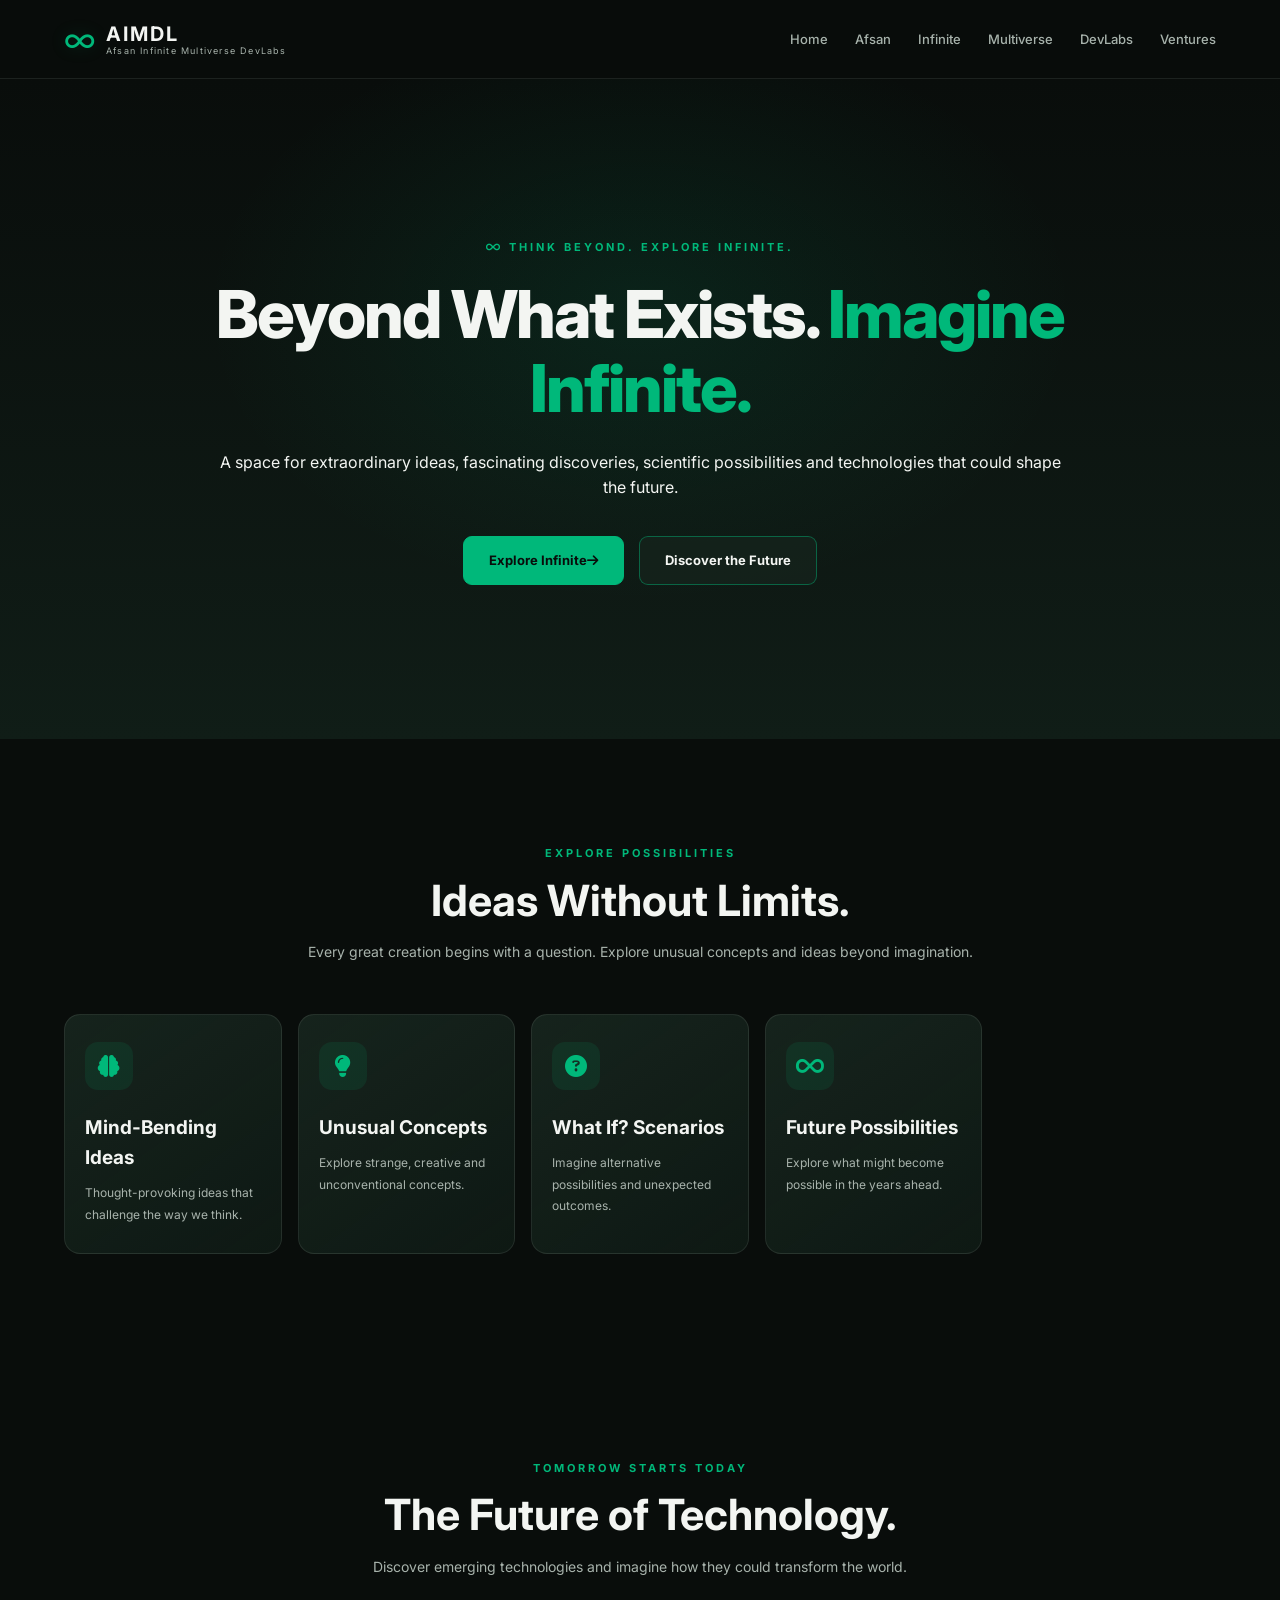
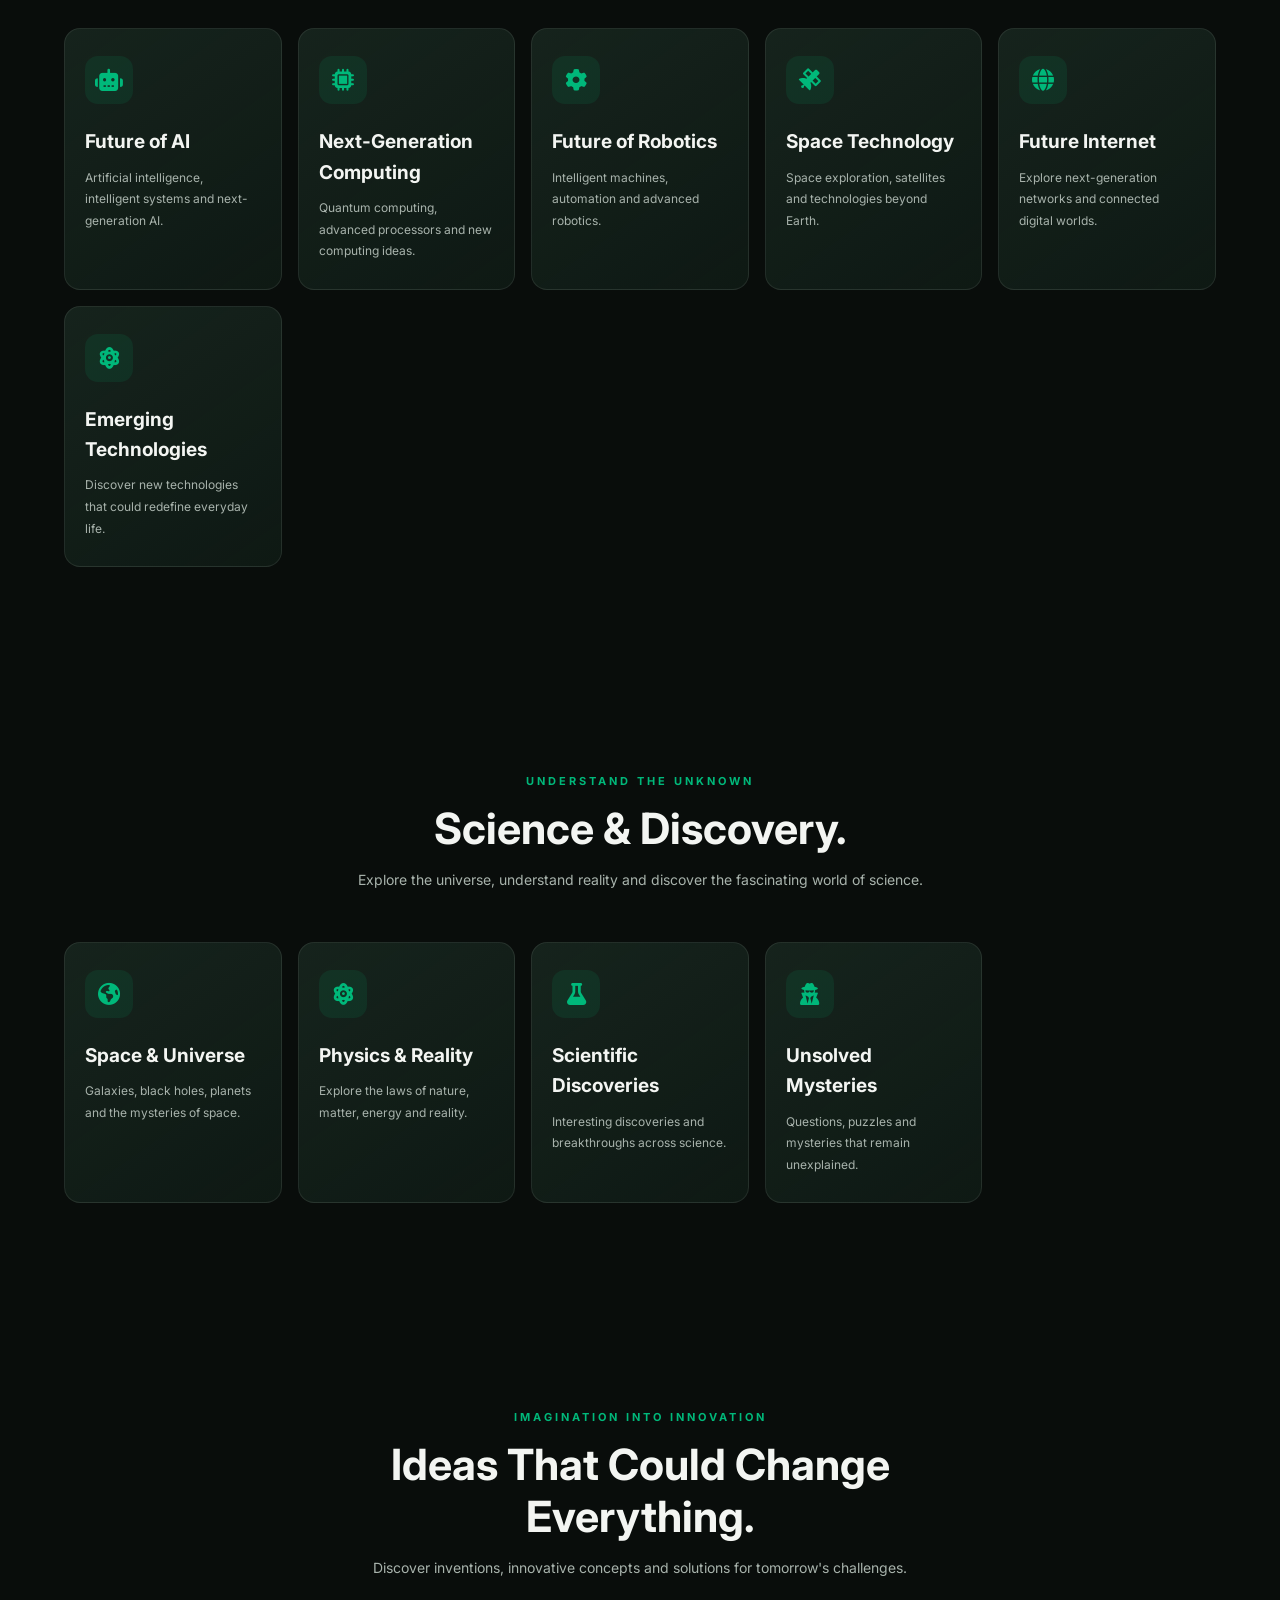
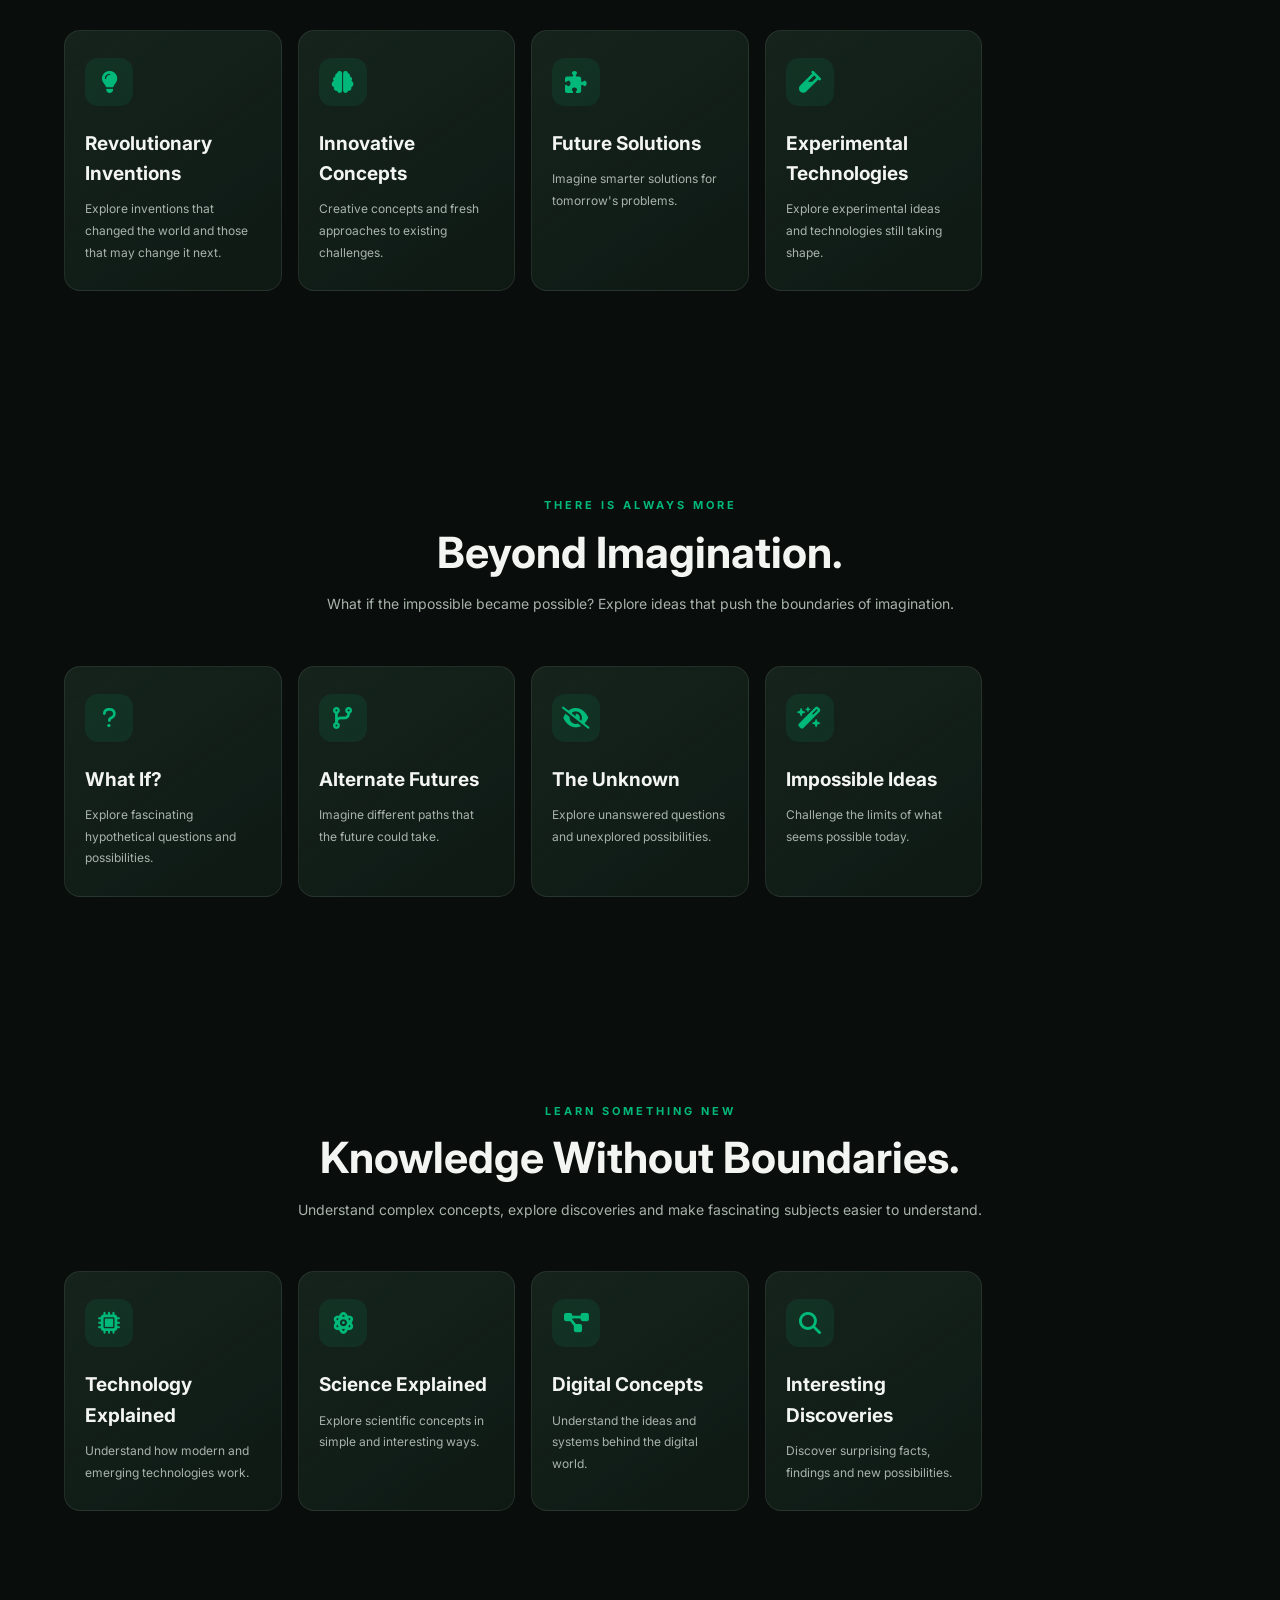
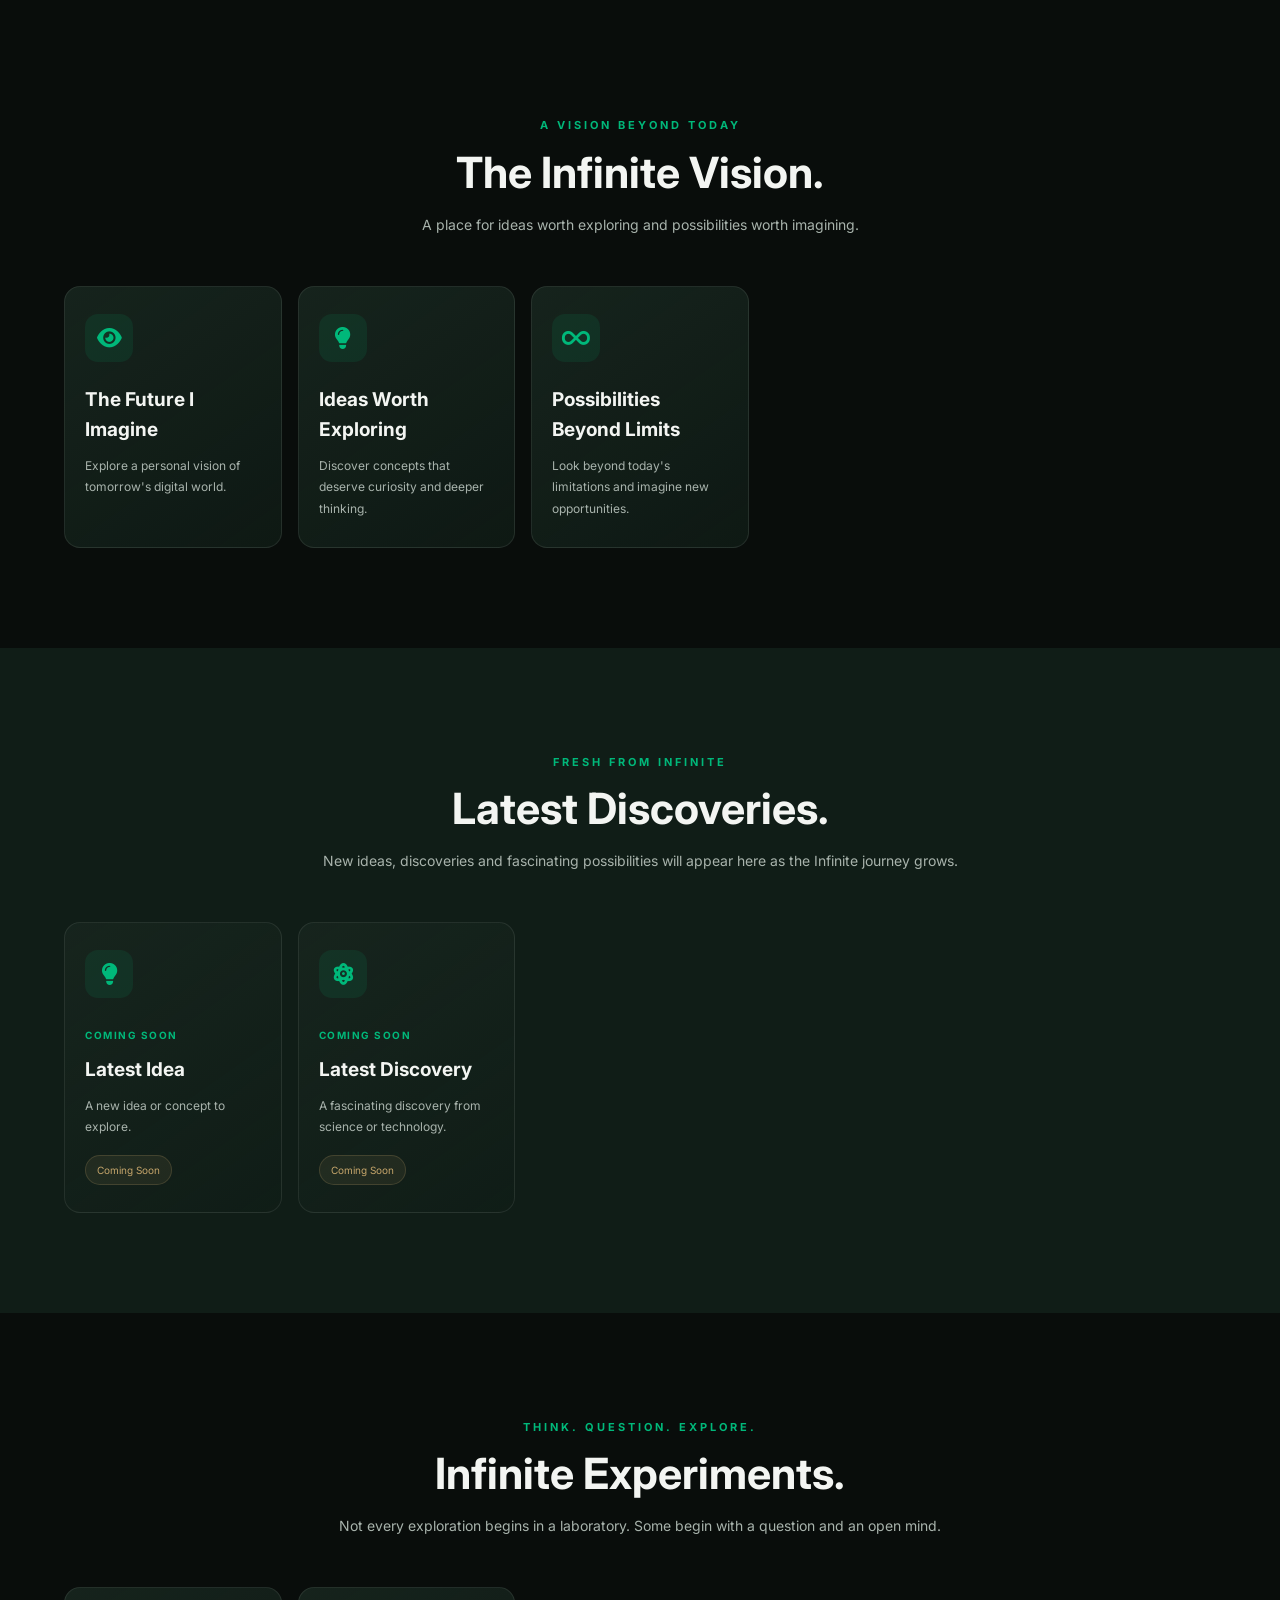
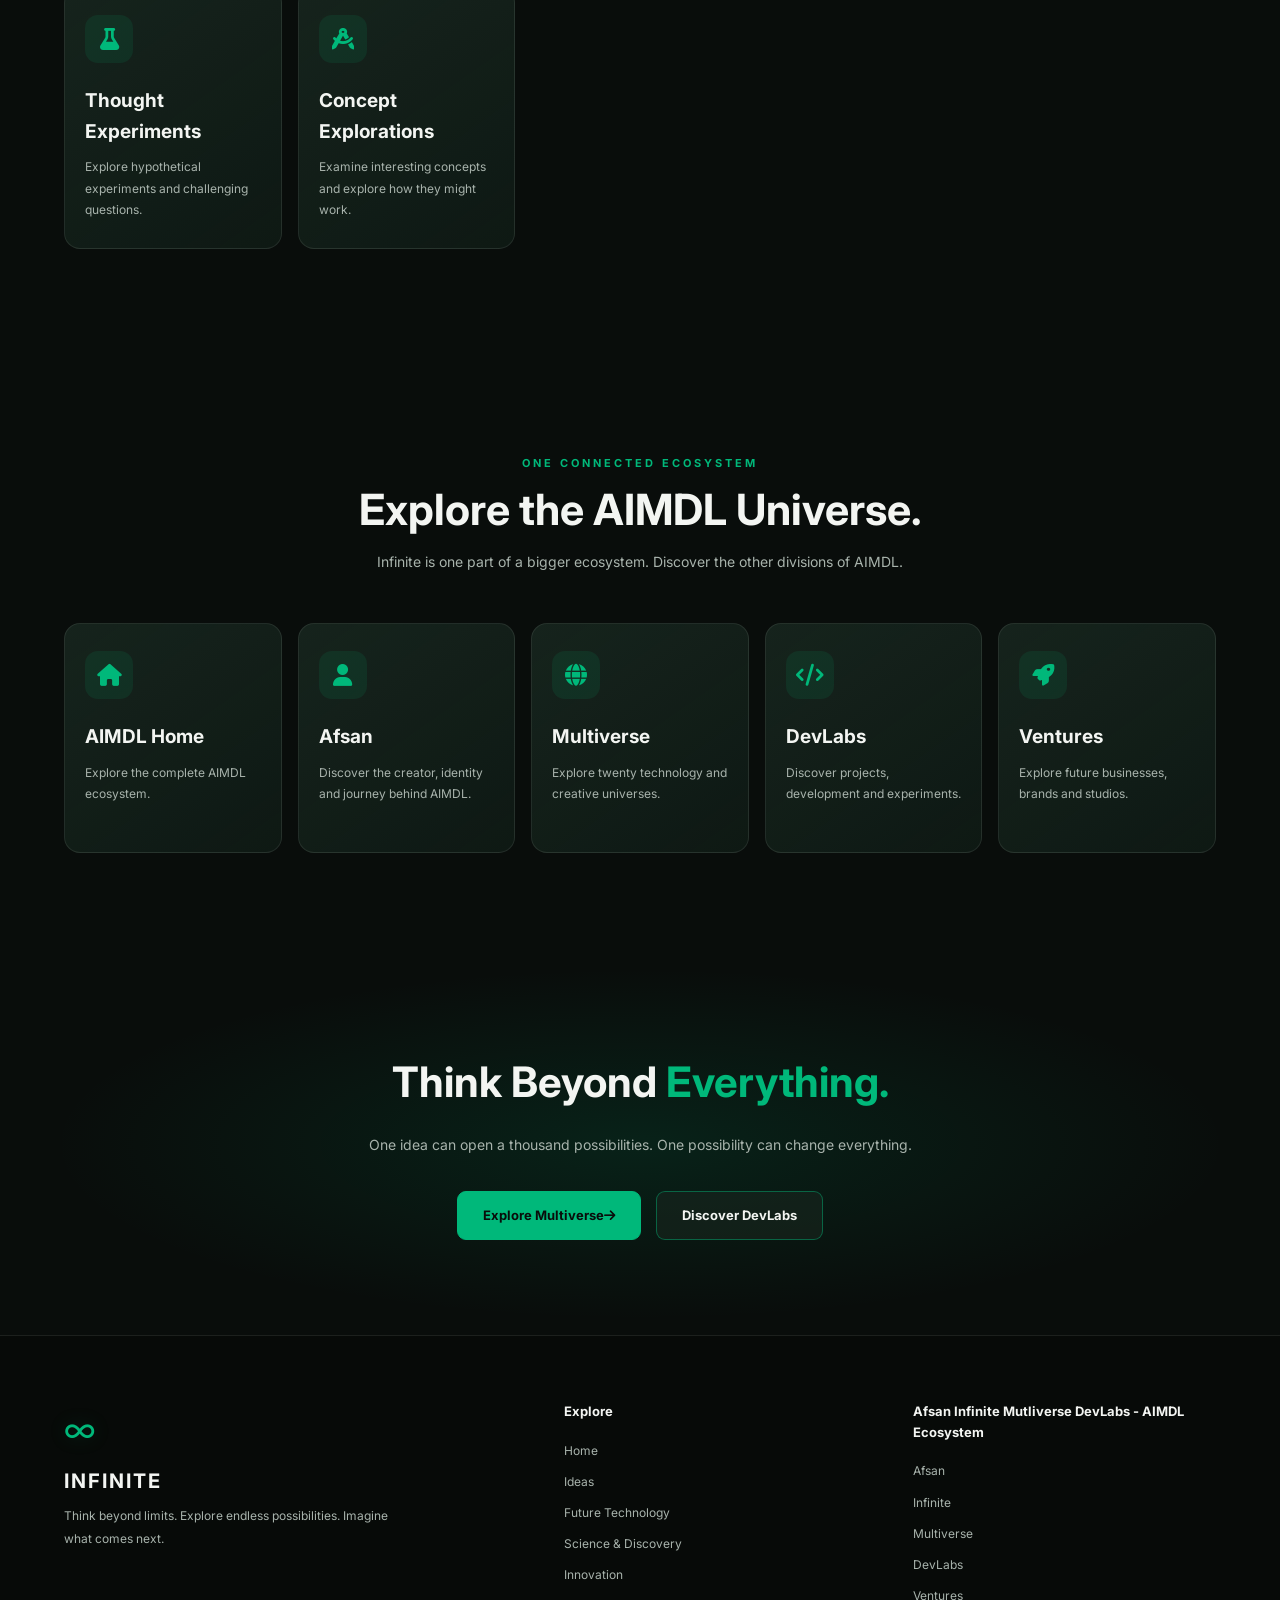
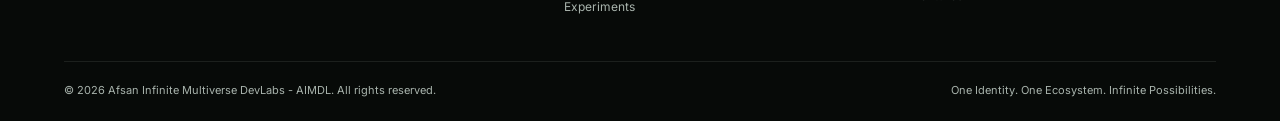
<file: Infinite/index.html>
<!DOCTYPE html>
<html lang="en">
<head>
    <meta charset="UTF-8">
    <meta name="viewport" content="width=device-width, initial-scale=1.0">

    <title>Infinite | AIMDL</title>

    <meta name="description" content="Explore ideas, imagination, science, innovation, discoveries and future technology through Infinite — part of AIMDL.">

    <link rel="stylesheet" href="style.css">

    <link rel="preconnect" href="https://fonts.googleapis.com">
    <link rel="preconnect" href="https://fonts.gstatic.com" crossorigin>

    <link href="https://fonts.googleapis.com/css2?family=Inter:wght@400;500;600;700;800&display=swap" rel="stylesheet">

    <link rel="stylesheet" href="https://cdnjs.cloudflare.com/ajax/libs/font-awesome/6.5.2/css/all.min.css">
</head>

<body>

<!-- HEADER -->
<header class="header">
    <div class="container navbar">

        <a href="../index.html" class="logo">
            <span class="logo-symbol">∞</span>
            <span class="logo-text">
                <strong>AIMDL</strong>
                <small>Afsan Infinite Multiverse DevLabs</small>
            </span>
        </a>

        <button class="menu-toggle" id="menuToggle"
            aria-label="Toggle navigation"
            aria-expanded="false">
            <i class="fa-solid fa-bars"></i>
        </button>

        <nav class="navigation" id="navigation">
            <a href="../index.html">Home</a>
            <a href="../Afsan/index.html">Afsan</a>
            <a href="index.html">Infinite</a>
            <a href="../Multiverse/index.html">Multiverse</a>
            <a href="../DevLabs/index.html">DevLabs</a>
            <a href="../Ventures/index.html">Ventures</a>
        </nav>

    </div>
</header>


<!-- 01. HERO -->
<section class="hero" id="home">

    <div class="container hero-content">

        <span class="eyebrow">
            <i class="fa-solid fa-infinity"></i>
            THINK BEYOND. EXPLORE INFINITE.
        </span>

        <h1>
            Beyond What Exists.
            <span>Imagine Infinite.</span>
        </h1>

        <p>
            A space for extraordinary ideas, fascinating discoveries,
            scientific possibilities and technologies that could
            shape the future.
        </p>

        <div class="hero-buttons">

            <a href="#ideas" class="btn btn-primary">
                Explore Infinite
                <i class="fa-solid fa-arrow-right"></i>
            </a>

            <a href="#future-tech" class="btn btn-secondary">
                Discover the Future
            </a>

        </div>

    </div>

</section>


<!-- 02. INFINITE IDEAS -->
<section class="section" id="ideas">

    <div class="container">

        <div class="section-heading">
            <span class="eyebrow">EXPLORE POSSIBILITIES</span>

            <h2>Ideas Without <span>Limits.</span></h2>

            <p>
                Every great creation begins with a question.
                Explore unusual concepts and ideas beyond imagination.
            </p>
        </div>

        <div class="division-grid">

            <article class="division-card">
                <div class="card-icon">
                    <i class="fa-solid fa-brain"></i>
                </div>
                <h3>Mind-Bending Ideas</h3>
                <p>Thought-provoking ideas that challenge the way we think.</p>
            </article>

            <article class="division-card">
                <div class="card-icon">
                    <i class="fa-solid fa-lightbulb"></i>
                </div>
                <h3>Unusual Concepts</h3>
                <p>Explore strange, creative and unconventional concepts.</p>
            </article>

            <article class="division-card">
                <div class="card-icon">
                    <i class="fa-solid fa-circle-question"></i>
                </div>
                <h3>What If? Scenarios</h3>
                <p>Imagine alternative possibilities and unexpected outcomes.</p>
            </article>

            <article class="division-card">
                <div class="card-icon">
                    <i class="fa-solid fa-infinity"></i>
                </div>
                <h3>Future Possibilities</h3>
                <p>Explore what might become possible in the years ahead.</p>
            </article>

        </div>

    </div>

</section>


<!-- 03. FUTURE TECHNOLOGY -->
<section class="section ecosystem" id="future-tech">

    <div class="container">

        <div class="section-heading">
            <span class="eyebrow">TOMORROW STARTS TODAY</span>

            <h2>The Future of <span>Technology.</span></h2>

            <p>
                Discover emerging technologies and imagine
                how they could transform the world.
            </p>
        </div>

        <div class="division-grid">

            <article class="division-card">
                <div class="card-icon">
                    <i class="fa-solid fa-robot"></i>
                </div>
                <h3>Future of AI</h3>
                <p>Artificial intelligence, intelligent systems and next-generation AI.</p>
            </article>

            <article class="division-card">
                <div class="card-icon">
                    <i class="fa-solid fa-microchip"></i>
                </div>
                <h3>Next-Generation Computing</h3>
                <p>Quantum computing, advanced processors and new computing ideas.</p>
            </article>

            <article class="division-card">
                <div class="card-icon">
                    <i class="fa-solid fa-gear"></i>
                </div>
                <h3>Future of Robotics</h3>
                <p>Intelligent machines, automation and advanced robotics.</p>
            </article>

            <article class="division-card">
                <div class="card-icon">
                    <i class="fa-solid fa-satellite"></i>
                </div>
                <h3>Space Technology</h3>
                <p>Space exploration, satellites and technologies beyond Earth.</p>
            </article>

            <article class="division-card">
                <div class="card-icon">
                    <i class="fa-solid fa-globe"></i>
                </div>
                <h3>Future Internet</h3>
                <p>Explore next-generation networks and connected digital worlds.</p>
            </article>

            <article class="division-card">
                <div class="card-icon">
                    <i class="fa-solid fa-atom"></i>
                </div>
                <h3>Emerging Technologies</h3>
                <p>Discover new technologies that could redefine everyday life.</p>
            </article>

        </div>

    </div>

</section>


<!-- 04. SCIENCE & DISCOVERY -->
<section class="section" id="science">

    <div class="container">

        <div class="section-heading">
            <span class="eyebrow">UNDERSTAND THE UNKNOWN</span>

            <h2>Science & <span>Discovery.</span></h2>

            <p>
                Explore the universe, understand reality
                and discover the fascinating world of science.
            </p>
        </div>

        <div class="division-grid">

            <article class="division-card">
                <div class="card-icon">
                    <i class="fa-solid fa-earth-americas"></i>
                </div>
                <h3>Space & Universe</h3>
                <p>Galaxies, black holes, planets and the mysteries of space.</p>
            </article>

            <article class="division-card">
                <div class="card-icon">
                    <i class="fa-solid fa-atom"></i>
                </div>
                <h3>Physics & Reality</h3>
                <p>Explore the laws of nature, matter, energy and reality.</p>
            </article>

            <article class="division-card">
                <div class="card-icon">
                    <i class="fa-solid fa-flask"></i>
                </div>
                <h3>Scientific Discoveries</h3>
                <p>Interesting discoveries and breakthroughs across science.</p>
            </article>

            <article class="division-card">
                <div class="card-icon">
                    <i class="fa-solid fa-user-secret"></i>
                </div>
                <h3>Unsolved Mysteries</h3>
                <p>Questions, puzzles and mysteries that remain unexplained.</p>
            </article>

        </div>

    </div>

</section>


<!-- 05. INNOVATION & INVENTIONS -->
<section class="section ecosystem" id="innovation">

    <div class="container">

        <div class="section-heading">
            <span class="eyebrow">IMAGINATION INTO INNOVATION</span>

            <h2>Ideas That Could <span>Change Everything.</span></h2>

            <p>
                Discover inventions, innovative concepts
                and solutions for tomorrow's challenges.
            </p>
        </div>

        <div class="division-grid">

            <article class="division-card">
                <div class="card-icon">
                    <i class="fa-solid fa-lightbulb"></i>
                </div>
                <h3>Revolutionary Inventions</h3>
                <p>Explore inventions that changed the world and those that may change it next.</p>
            </article>

            <article class="division-card">
                <div class="card-icon">
                    <i class="fa-solid fa-brain"></i>
                </div>
                <h3>Innovative Concepts</h3>
                <p>Creative concepts and fresh approaches to existing challenges.</p>
            </article>

            <article class="division-card">
                <div class="card-icon">
                    <i class="fa-solid fa-puzzle-piece"></i>
                </div>
                <h3>Future Solutions</h3>
                <p>Imagine smarter solutions for tomorrow's problems.</p>
            </article>

            <article class="division-card">
                <div class="card-icon">
                    <i class="fa-solid fa-vial"></i>
                </div>
                <h3>Experimental Technologies</h3>
                <p>Explore experimental ideas and technologies still taking shape.</p>
            </article>

        </div>

    </div>

</section>


<!-- 06. BEYOND IMAGINATION -->
<section class="section" id="beyond">

    <div class="container">

        <div class="section-heading">
            <span class="eyebrow">THERE IS ALWAYS MORE</span>

            <h2>Beyond <span>Imagination.</span></h2>

            <p>
                What if the impossible became possible?
                Explore ideas that push the boundaries of imagination.
            </p>
        </div>

        <div class="division-grid">

            <article class="division-card">
                <div class="card-icon">
                    <i class="fa-solid fa-question"></i>
                </div>
                <h3>What If?</h3>
                <p>Explore fascinating hypothetical questions and possibilities.</p>
            </article>

            <article class="division-card">
                <div class="card-icon">
                    <i class="fa-solid fa-code-branch"></i>
                </div>
                <h3>Alternate Futures</h3>
                <p>Imagine different paths that the future could take.</p>
            </article>

            <article class="division-card">
                <div class="card-icon">
                    <i class="fa-solid fa-eye-slash"></i>
                </div>
                <h3>The Unknown</h3>
                <p>Explore unanswered questions and unexplored possibilities.</p>
            </article>

            <article class="division-card">
                <div class="card-icon">
                    <i class="fa-solid fa-wand-magic-sparkles"></i>
                </div>
                <h3>Impossible Ideas</h3>
                <p>Challenge the limits of what seems possible today.</p>
            </article>

        </div>

    </div>

</section>


<!-- 07. INFINITE KNOWLEDGE -->
<section class="section ecosystem" id="knowledge">

    <div class="container">

        <div class="section-heading">
            <span class="eyebrow">LEARN SOMETHING NEW</span>

            <h2>Knowledge Without <span>Boundaries.</span></h2>

            <p>
                Understand complex concepts, explore discoveries
                and make fascinating subjects easier to understand.
            </p>
        </div>

        <div class="division-grid">

            <article class="division-card">
                <div class="card-icon">
                    <i class="fa-solid fa-microchip"></i>
                </div>
                <h3>Technology Explained</h3>
                <p>Understand how modern and emerging technologies work.</p>
            </article>

            <article class="division-card">
                <div class="card-icon">
                    <i class="fa-solid fa-atom"></i>
                </div>
                <h3>Science Explained</h3>
                <p>Explore scientific concepts in simple and interesting ways.</p>
            </article>

            <article class="division-card">
                <div class="card-icon">
                    <i class="fa-solid fa-diagram-project"></i>
                </div>
                <h3>Digital Concepts</h3>
                <p>Understand the ideas and systems behind the digital world.</p>
            </article>

            <article class="division-card">
                <div class="card-icon">
                    <i class="fa-solid fa-magnifying-glass"></i>
                </div>
                <h3>Interesting Discoveries</h3>
                <p>Discover surprising facts, findings and new possibilities.</p>
            </article>

        </div>

    </div>

</section>


<!-- 08. INFINITE VISION -->
<section class="section" id="vision">

    <div class="container">

        <div class="section-heading">
            <span class="eyebrow">A VISION BEYOND TODAY</span>

            <h2>The Infinite <span>Vision.</span></h2>

            <p>
                A place for ideas worth exploring and possibilities
                worth imagining.
            </p>
        </div>

        <div class="division-grid">

            <article class="division-card">
                <div class="card-icon">
                    <i class="fa-solid fa-eye"></i>
                </div>
                <h3>The Future I Imagine</h3>
                <p>Explore a personal vision of tomorrow's digital world.</p>
            </article>

            <article class="division-card">
                <div class="card-icon">
                    <i class="fa-solid fa-lightbulb"></i>
                </div>
                <h3>Ideas Worth Exploring</h3>
                <p>Discover concepts that deserve curiosity and deeper thinking.</p>
            </article>

            <article class="division-card">
                <div class="card-icon">
                    <i class="fa-solid fa-infinity"></i>
                </div>
                <h3>Possibilities Beyond Limits</h3>
                <p>Look beyond today's limitations and imagine new opportunities.</p>
            </article>

        </div>

    </div>

</section>


<!-- 09. LATEST DISCOVERIES -->
<section class="section latest-section" id="discoveries">

    <div class="container">

        <div class="section-heading">
            <span class="eyebrow">FRESH FROM INFINITE</span>

            <h2>Latest <span>Discoveries.</span></h2>

            <p>
                New ideas, discoveries and fascinating possibilities
                will appear here as the Infinite journey grows.
            </p>
        </div>

        <div class="division-grid">

            <article class="division-card">
                <div class="card-icon">
                    <i class="fa-solid fa-lightbulb"></i>
                </div>
                <span class="content-tag">COMING SOON</span>
                <h3>Latest Idea</h3>
                <p>A new idea or concept to explore.</p>
                <span class="status">Coming Soon</span>
            </article>

            <article class="division-card">
                <div class="card-icon">
                    <i class="fa-solid fa-atom"></i>
                </div>
                <span class="content-tag">COMING SOON</span>
                <h3>Latest Discovery</h3>
                <p>A fascinating discovery from science or technology.</p>
                <span class="status">Coming Soon</span>
            </article>

        </div>

    </div>

</section>


<!-- 10. INFINITE EXPERIMENTS -->
<section class="section ecosystem" id="experiments">

    <div class="container">

        <div class="section-heading">
            <span class="eyebrow">THINK. QUESTION. EXPLORE.</span>

            <h2>Infinite <span>Experiments.</span></h2>

            <p>
                Not every exploration begins in a laboratory.
                Some begin with a question and an open mind.
            </p>
        </div>

        <div class="division-grid">

            <article class="division-card">
                <div class="card-icon">
                    <i class="fa-solid fa-flask"></i>
                </div>
                <h3>Thought Experiments</h3>
                <p>Explore hypothetical experiments and challenging questions.</p>
            </article>

            <article class="division-card">
                <div class="card-icon">
                    <i class="fa-solid fa-compass-drafting"></i>
                </div>
                <h3>Concept Explorations</h3>
                <p>Examine interesting concepts and explore how they might work.</p>
            </article>

        </div>

    </div>

</section>


<!-- 11. EXPLORE AIMDL -->
<section class="section" id="explore-aimdl">

    <div class="container">

        <div class="section-heading">
            <span class="eyebrow">ONE CONNECTED ECOSYSTEM</span>

            <h2>Explore the <span>AIMDL Universe.</span></h2>

            <p>
                Infinite is one part of a bigger ecosystem.
                Discover the other divisions of AIMDL.
            </p>
        </div>

        <div class="division-grid">

            <a href="../index.html" class="division-card">
                <div class="card-icon">
                    <i class="fa-solid fa-house"></i>
                </div>
                <h3>AIMDL Home</h3>
                <p>Explore the complete AIMDL ecosystem.</p>
            </a>

            <a href="../Afsan/index.html" class="division-card">
                <div class="card-icon">
                    <i class="fa-solid fa-user"></i>
                </div>
                <h3>Afsan</h3>
                <p>Discover the creator, identity and journey behind AIMDL.</p>
            </a>

            <a href="../Multiverse/index.html" class="division-card">
                <div class="card-icon">
                    <i class="fa-solid fa-globe"></i>
                </div>
                <h3>Multiverse</h3>
                <p>Explore twenty technology and creative universes.</p>
            </a>

            <a href="../DevLabs/index.html" class="division-card">
                <div class="card-icon">
                    <i class="fa-solid fa-code"></i>
                </div>
                <h3>DevLabs</h3>
                <p>Discover projects, development and experiments.</p>
            </a>

            <a href="../Ventures/index.html" class="division-card">
                <div class="card-icon">
                    <i class="fa-solid fa-rocket"></i>
                </div>
                <h3>Ventures</h3>
                <p>Explore future businesses, brands and studios.</p>
            </a>

        </div>

    </div>

</section>


<!-- BRAND STATEMENT -->
<section class="brand-statement">

    <h2>Think Beyond <span>Everything.</span></h2>

    <p>
        One idea can open a thousand possibilities.
        One possibility can change everything.
    </p>

    <div class="hero-buttons">

        <a href="../Multiverse/index.html" class="btn btn-primary">
            Explore Multiverse
            <i class="fa-solid fa-arrow-right"></i>
        </a>

        <a href="../DevLabs/index.html" class="btn btn-secondary">
            Discover DevLabs
        </a>

    </div>

</section>


<!-- FOOTER -->
<footer class="footer">

    <div class="container">

        <div class="footer-main">

            <div class="footer-brand">
                <span class="footer-symbol">∞</span>

                <h3>INFINITE</h3>

                <p>
                    Think beyond limits.
                    Explore endless possibilities.
                    Imagine what comes next.
                </p>
            </div>

            <div>
                <h4>Explore</h4>

                <div class="footer-links">
                    <a href="../index.html">Home</a>
                    <a href="#ideas">Ideas</a>
                    <a href="#future-tech">Future Technology</a>
                    <a href="#science">Science & Discovery</a>
                    <a href="#innovation">Innovation</a>
                    <a href="#experiments">Experiments</a>
                </div>
            </div>

            <div>
                <h4> Afsan Infinite Mutliverse DevLabs - AIMDL Ecosystem</h4>

                <div class="footer-links">
                    <a href="../Afsan/index.html">Afsan</a>
                    <a href="../Infinite/index.html">Infinite</a>
                    <a href="../Multiverse/index.html">Multiverse</a>
                    <a href="../DevLabs/index.html">DevLabs</a>
                    <a href="../Ventures/index.html">Ventures</a>
                </div>
            </div>

        </div>

        <div class="footer-bottom">
            <p>© <span id="currentYear"></span> Afsan Infinite Multiverse DevLabs - AIMDL. All rights reserved.</p>
            <p>One Identity. One Ecosystem. Infinite Possibilities.</p>
        </div>

    </div>

</footer>


<script src="../script.js"></script>

</body>
</html>
</file>
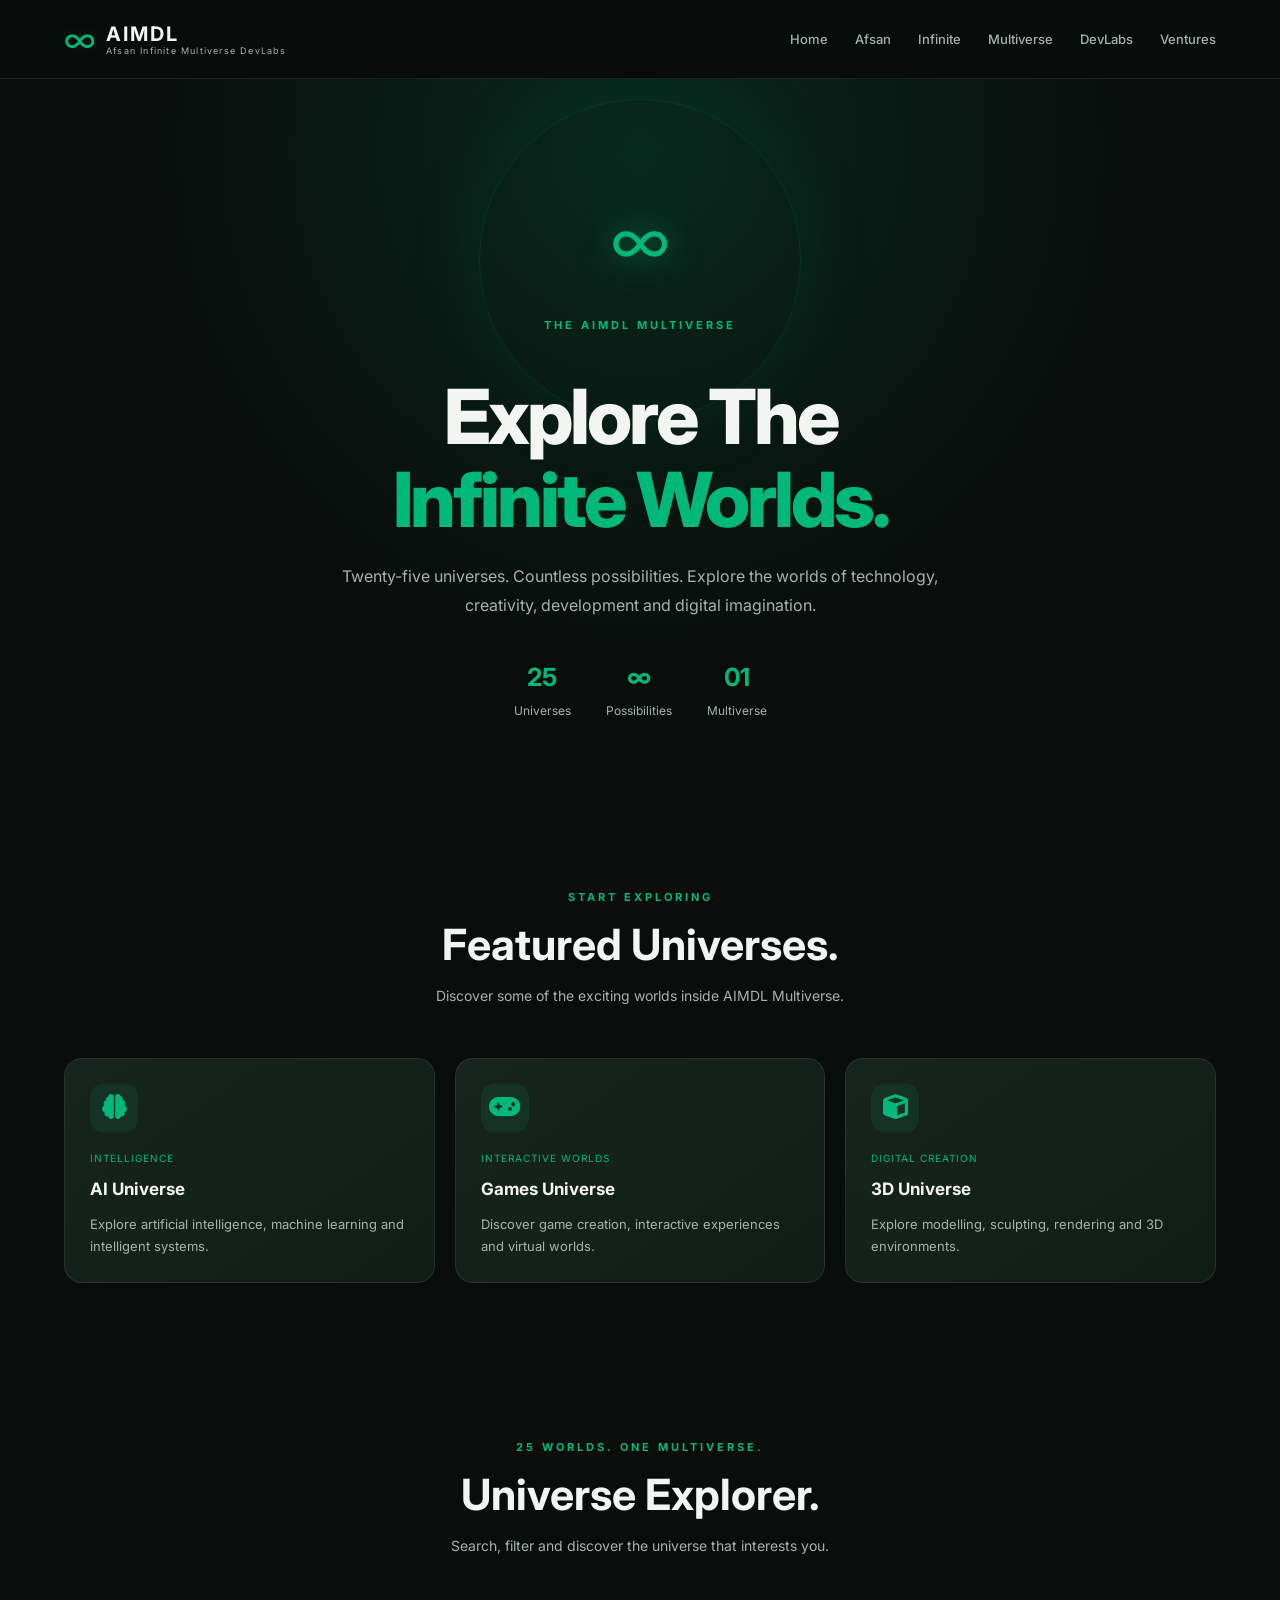
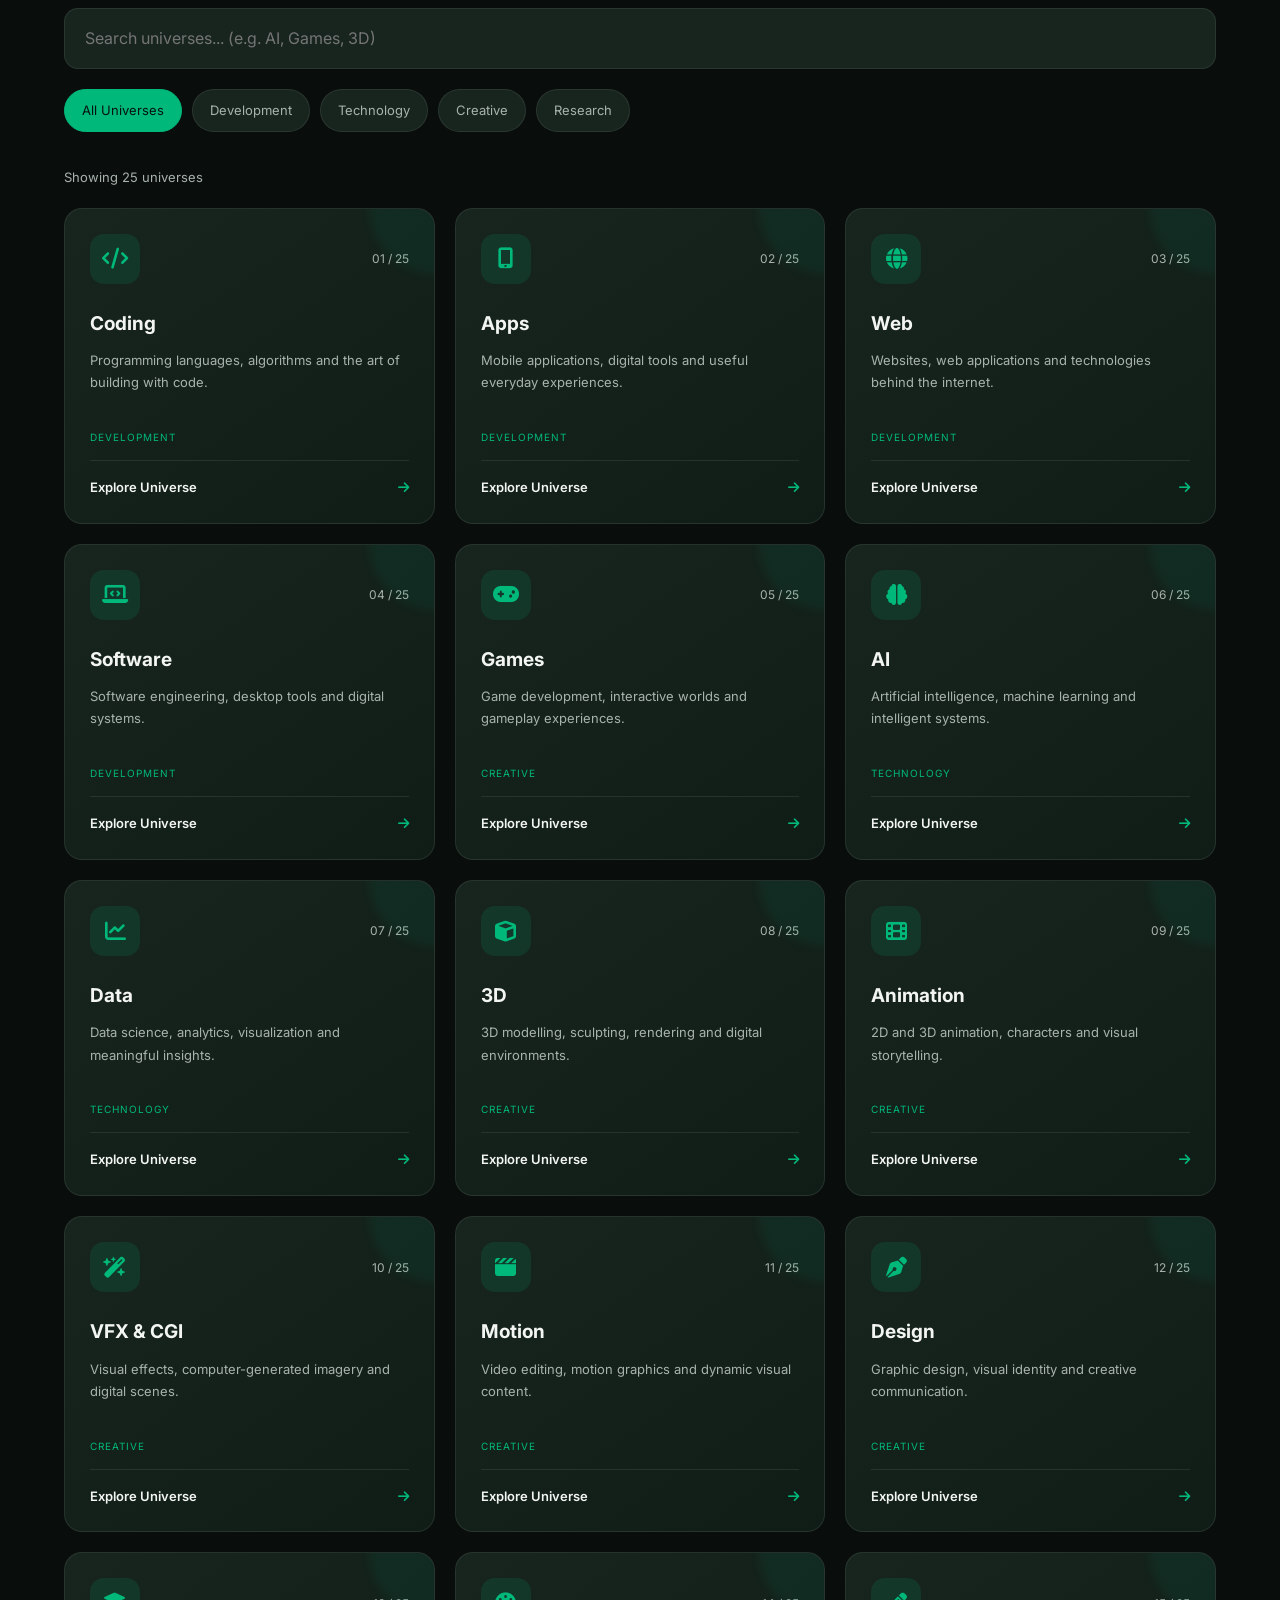
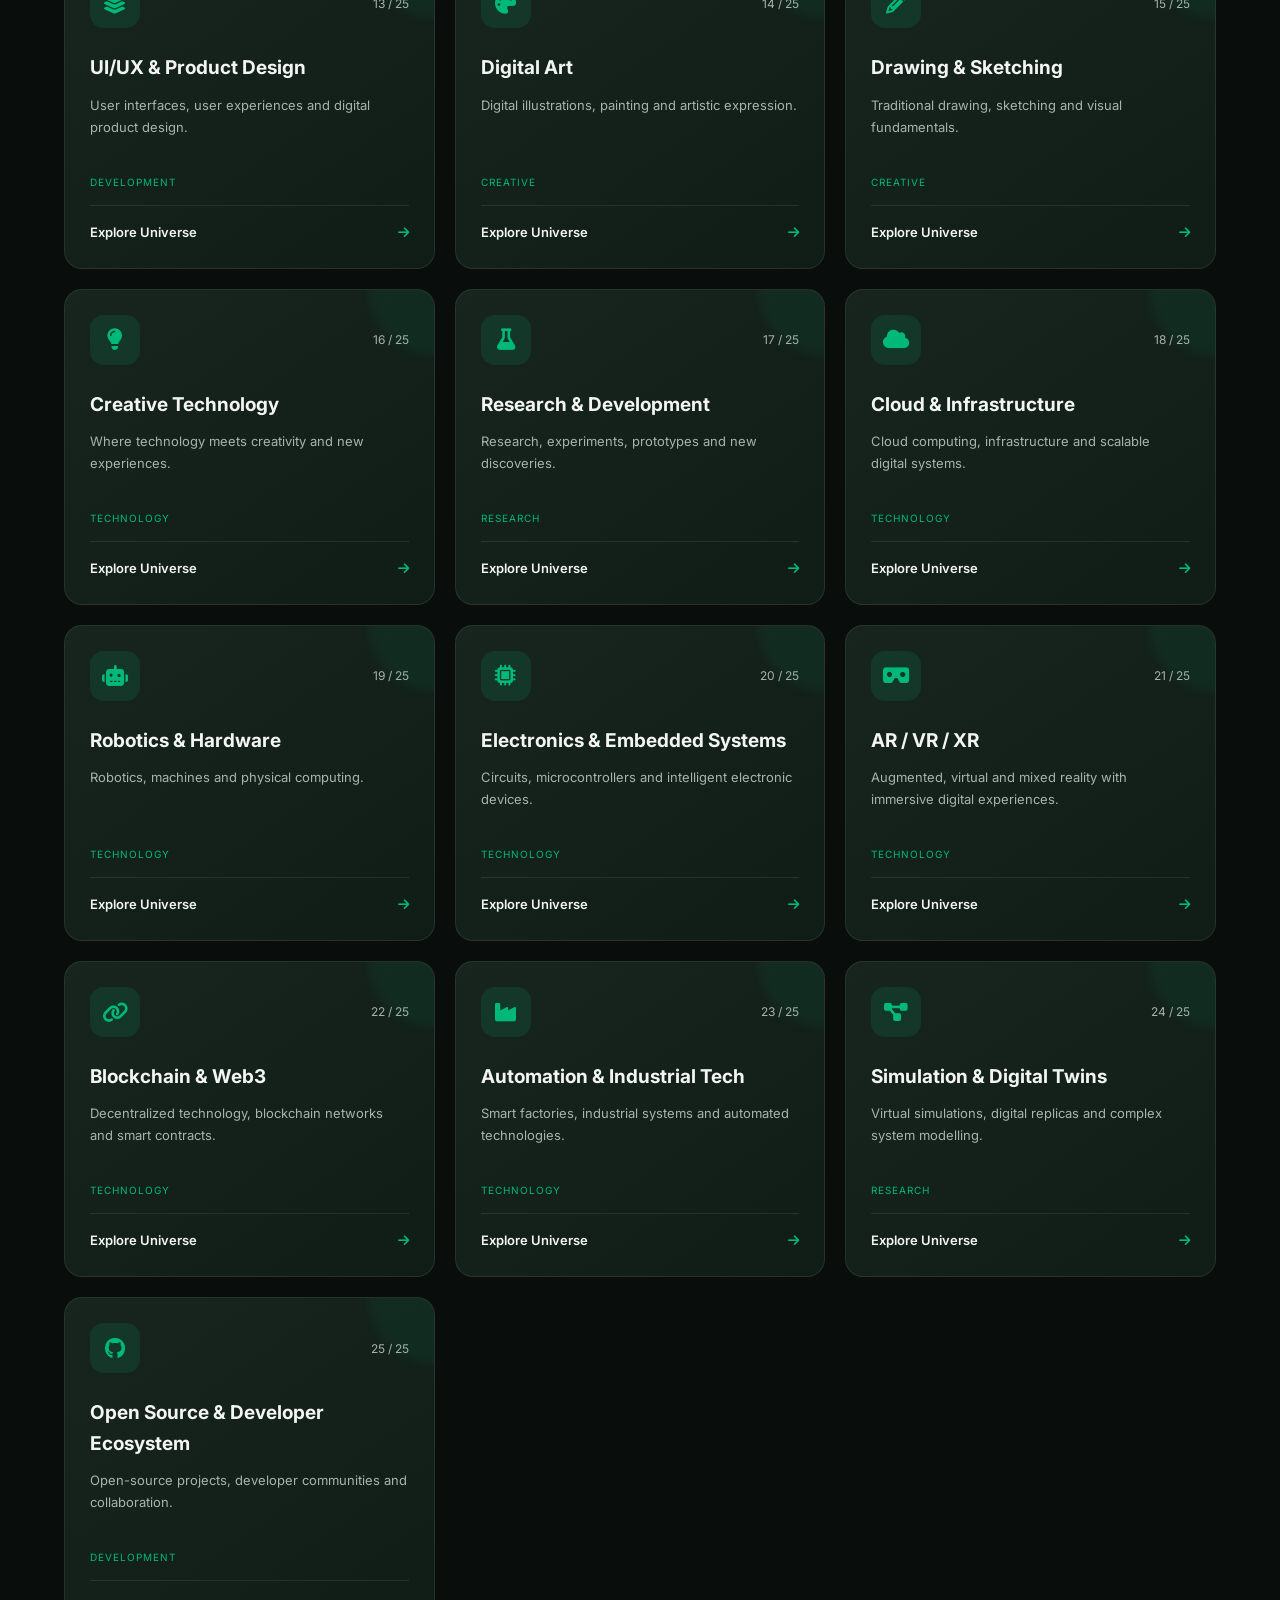
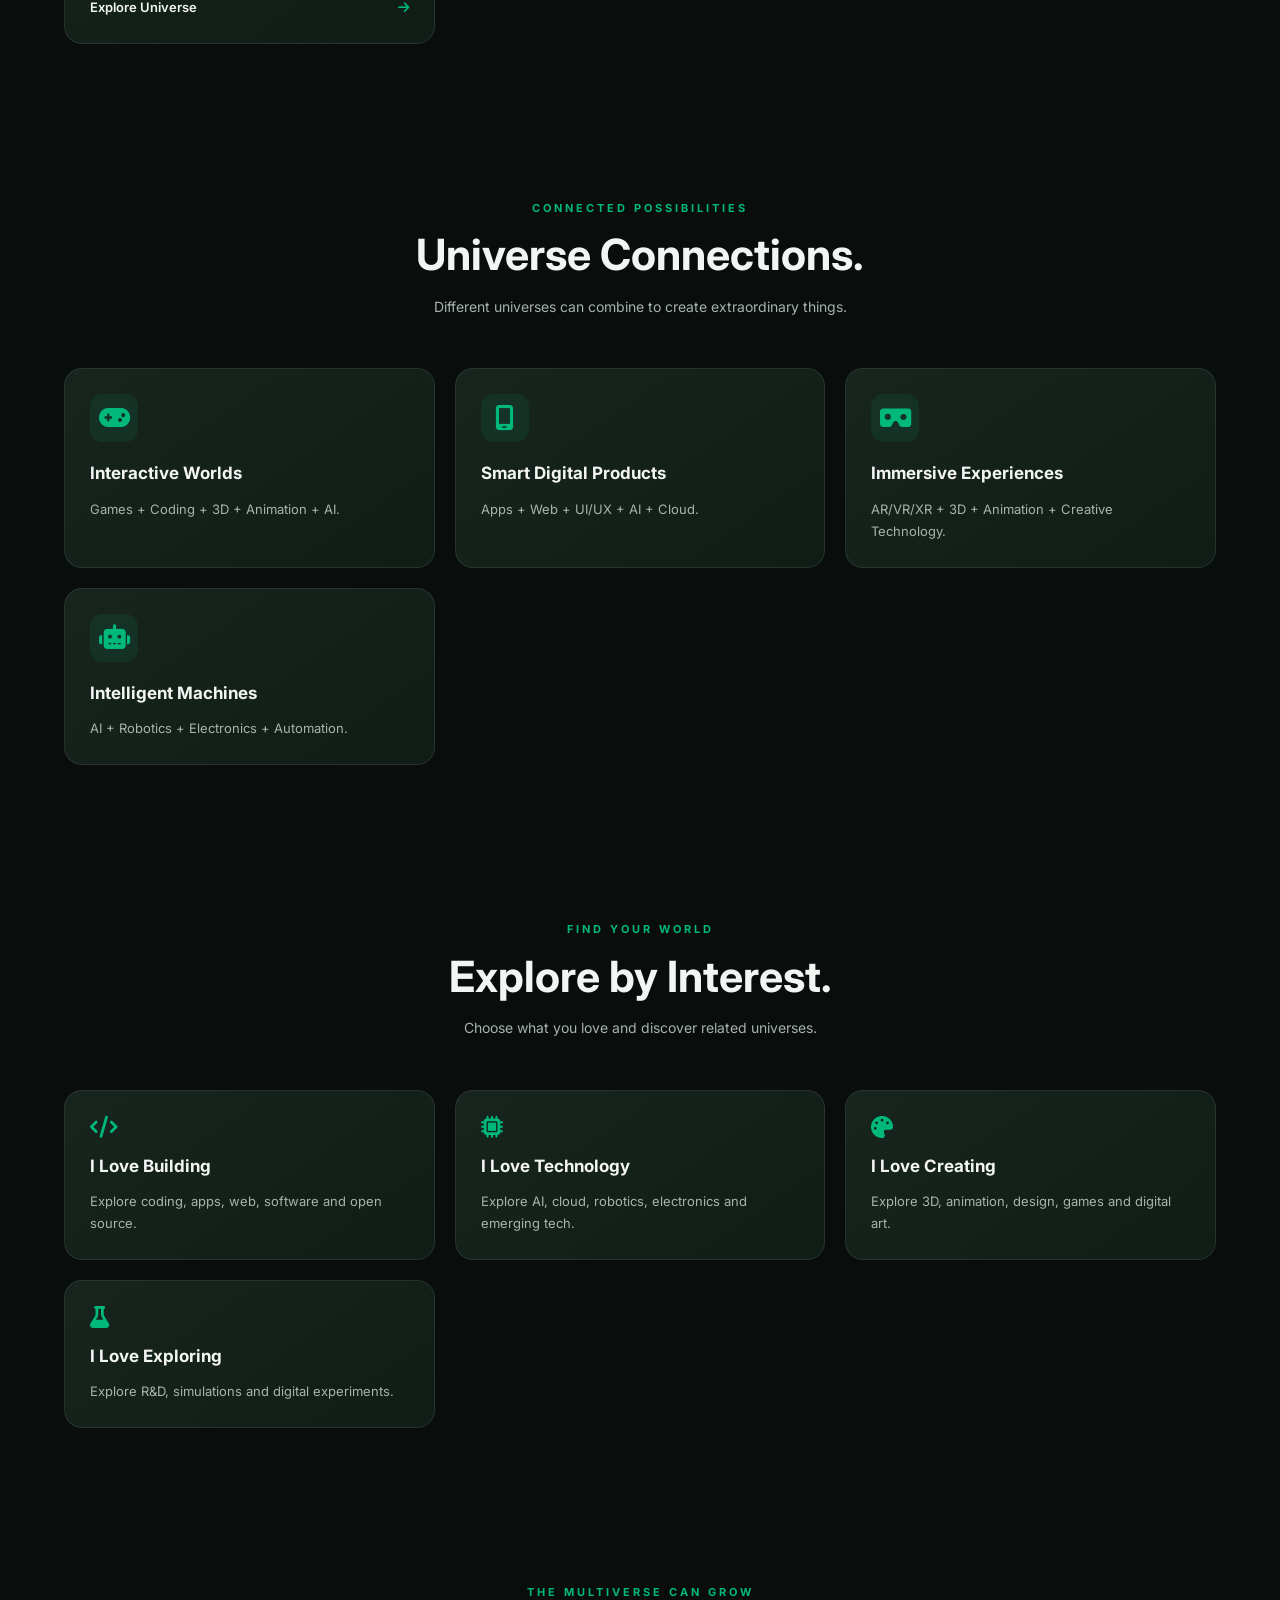
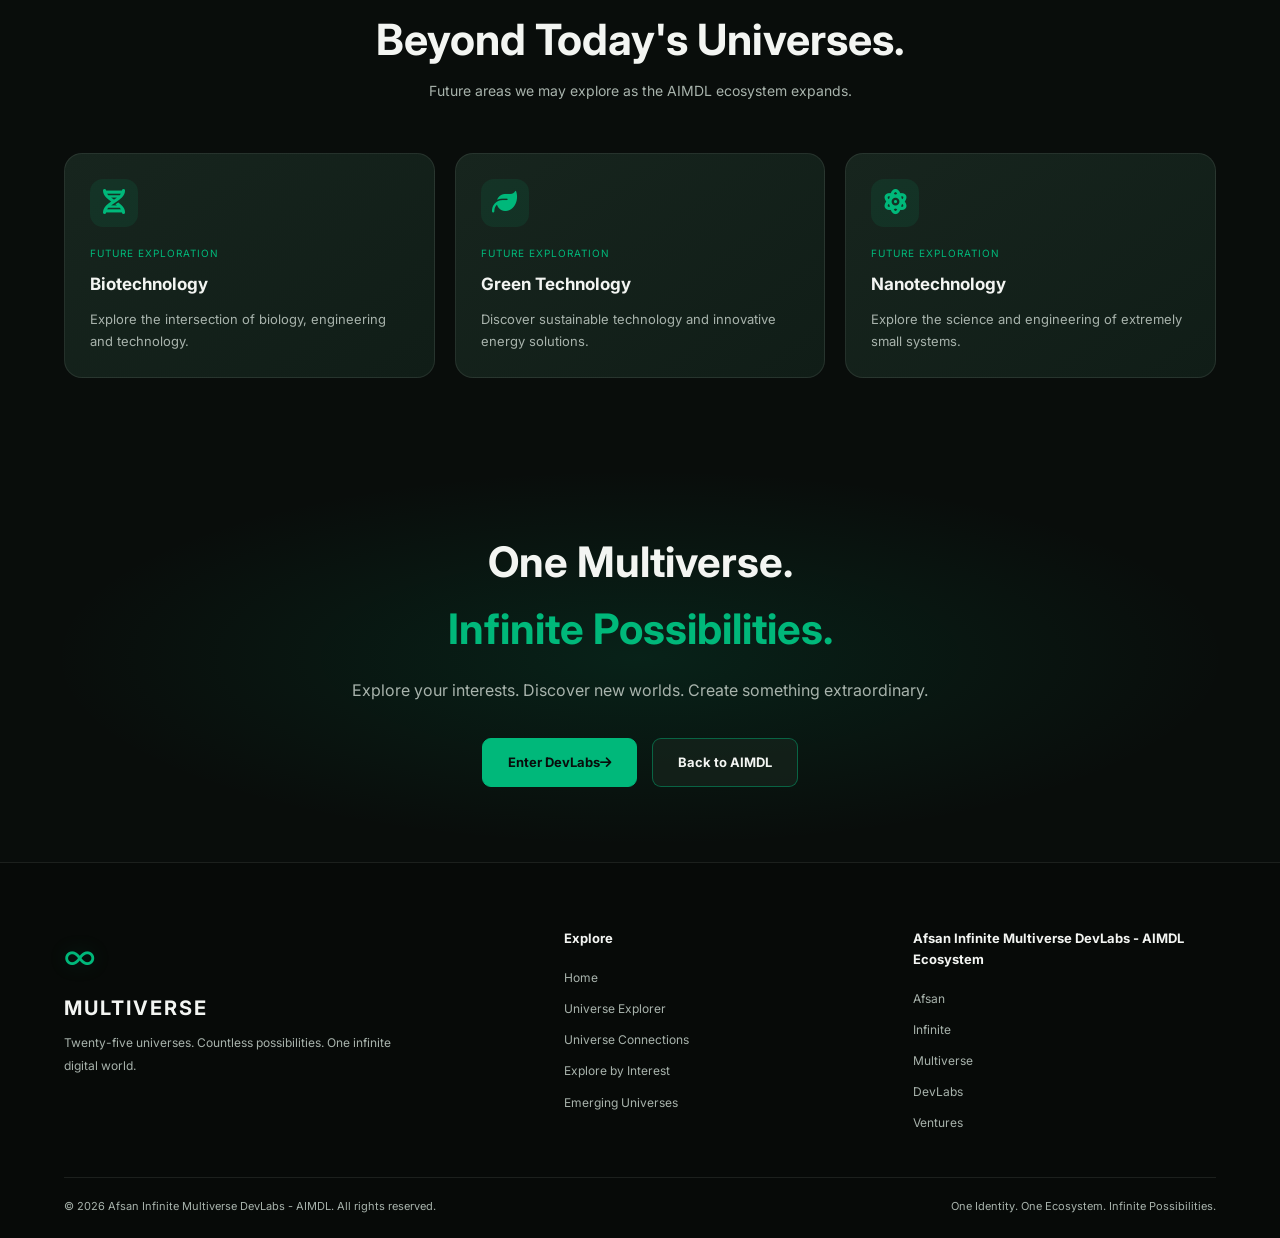
<file: Multiverse/index.html>
<!DOCTYPE html>
<html lang="en">
<head>
<meta charset="UTF-8">
<meta name="viewport" content="width=device-width, initial-scale=1.0">

<title>Multiverse | AIMDL</title>
<meta name="description" content="Explore 25 technology and creative universes inside the AIMDL Multiverse.">

<link rel="stylesheet" href="style.css">
<link rel="preconnect" href="https://fonts.googleapis.com">
<link rel="preconnect" href="https://fonts.gstatic.com" crossorigin>
<link href="https://fonts.googleapis.com/css2?family=Inter:wght@400;500;600;700;800&display=swap" rel="stylesheet">
<link rel="stylesheet" href="https://cdnjs.cloudflare.com/ajax/libs/font-awesome/6.5.2/css/all.min.css">

<style>
/* MULTIVERSE PAGE */

.multiverse-hero {
    position:relative;
    overflow:hidden;
    padding:110px 0 85px;
    text-align:center;
    background:
    radial-gradient(ellipse at 50% 10%,rgba(0,184,122,.17),transparent 55%),
    var(--obsidian);
}

.multiverse-hero::before {
    content:"";
    position:absolute;
    width:320px;
    height:320px;
    border:1px solid rgba(0,184,122,.13);
    border-radius:50%;
    top:20px;
    left:50%;
    transform:translateX(-50%);
    box-shadow:0 0 90px rgba(0,184,122,.08);
    pointer-events:none;
}

.multiverse-hero .container {
    position:relative;
    z-index:1;
}

.universe-symbol {
    font-size:65px;
    color:var(--emerald);
    text-shadow:0 0 35px rgba(0,184,122,.55);
    margin-bottom:18px;
}

.multiverse-hero h1 {
    font-size:clamp(42px,8vw,76px);
    font-weight:800;
    line-height:1.1;
    margin:20px 0;
    letter-spacing:-3px;
}

.multiverse-hero h1 span,
.multiverse-cta h2 span {
    display:block;
    color:var(--emerald);
}

.multiverse-hero p {
    max-width:650px;
    margin:auto;
    color:var(--silver);
    font-size:16px;
    line-height:1.8;
}

.universe-stats {
    display:flex;
    justify-content:center;
    gap:35px;
    flex-wrap:wrap;
    margin-top:38px;
}

.universe-stats strong {
    display:block;
    color:var(--emerald);
    font-size:25px;
}

.universe-stats span {
    color:var(--silver);
    font-size:12px;
}

.explorer-section {
    padding:75px 0;
}

.explorer-tools {
    margin:35px 0;
    display:grid;
    gap:20px;
}

.universe-search {
    width:100%;
    padding:17px 20px;
    background:var(--glass);
    border:1px solid var(--border);
    border-radius:14px;
    color:var(--ivory);
    font:inherit;
    outline:none;
}

.universe-search:focus {
    border-color:var(--emerald);
    box-shadow:0 0 20px rgba(0,184,122,.12);
}

.filter-buttons {
    display:flex;
    flex-wrap:wrap;
    gap:10px;
}

.filter-btn {
    padding:10px 17px;
    border-radius:30px;
    border:1px solid var(--border);
    background:var(--glass);
    color:var(--silver);
    cursor:pointer;
    font:inherit;
    font-size:13px;
    transition:.3s ease;
}

.filter-btn:hover,
.filter-btn.active {
    background:var(--emerald);
    border-color:var(--emerald);
    color:#06130D;
}

.results-info {
    color:var(--silver);
    font-size:13px;
    margin-bottom:20px;
}

.universe-grid {
    display:grid;
    grid-template-columns:repeat(3,minmax(0,1fr));
    gap:20px;
}

.universe-card {
    position:relative;
    min-width:0;
    padding:25px;
    background:linear-gradient(145deg,#17251E,#101D17);
    border:1px solid var(--border);
    border-radius:18px;
    overflow:hidden;
    transition:.3s ease;
    color:var(--ivory);
    text-decoration:none;
}

.universe-card::after {
    content:"";
    position:absolute;
    width:130px;
    height:130px;
    border-radius:50%;
    background:rgba(0,184,122,.07);
    right:-65px;
    top:-65px;
    filter:blur(5px);
    pointer-events:none;
}

.universe-card:hover {
    transform:translateY(-7px);
    border-color:rgba(0,184,122,.55);
    box-shadow:0 12px 35px rgba(0,184,122,.09);
}

.universe-card-top {
    display:flex;
    align-items:center;
    justify-content:space-between;
    margin-bottom:25px;
}

.universe-icon {
    width:50px;
    height:50px;
    display:grid;
    place-items:center;
    border-radius:14px;
    background:rgba(0,184,122,.12);
    color:var(--emerald);
    font-size:21px;
}

.universe-number {
    color:var(--silver);
    font-size:12px;
}

.universe-card h3 {
    font-size:19px;
    margin-bottom:10px;
}

.universe-card p {
    color:var(--silver);
    font-size:13px;
    line-height:1.7;
    min-height:65px;
}

.universe-category {
    display:inline-block;
    font-size:10px;
    letter-spacing:1px;
    color:var(--emerald);
    margin:15px 0;
    text-transform:uppercase;
}

.universe-explore {
    display:flex;
    align-items:center;
    justify-content:space-between;
    border-top:1px solid var(--border);
    padding-top:16px;
    color:var(--ivory);
    font-size:13px;
    font-weight:600;
}

.universe-explore i {
    color:var(--emerald);
}

.no-results {
    display:none;
    text-align:center;
    padding:45px 15px;
    color:var(--silver);
    border:1px dashed var(--border);
    border-radius:15px;
}

.extra-section {
    padding:75px 0;
}

.featured-grid,
.connection-grid,
.interest-grid,
.emerging-grid {
    display:grid;
    grid-template-columns:repeat(3,minmax(0,1fr));
    gap:20px;
    margin-top:35px;
}

.extra-card {
    padding:25px;
    border:1px solid var(--border);
    background:linear-gradient(145deg,#17251E,#101D17);
    border-radius:18px;
    transition:.3s ease;
    min-width:0;
}

.extra-card:hover {
    transform:translateY(-5px);
    border-color:rgba(0,184,122,.5);
}

.extra-card .card-icon {
    margin-bottom:18px;
    color:var(--emerald);
    font-size:25px;
}

.extra-card h3 {
    font-size:17px;
    margin-bottom:10px;
}

.extra-card p {
    color:var(--silver);
    font-size:13px;
    line-height:1.7;
}

.extra-card .mini-label {
    color:var(--emerald);
    font-size:10px;
    letter-spacing:1px;
    text-transform:uppercase;
    display:block;
    margin-bottom:10px;
}

.interest-card {
    cursor:pointer;
    text-align:left;
    color:var(--ivory);
    font:inherit;
    width:100%;
}

.interest-card:hover {
    border-color:var(--emerald);
}

.interest-card i {
    color:var(--emerald);
    font-size:22px;
    margin-bottom:15px;
}

.multiverse-cta {
    text-align:center;
    padding:75px 20px;
    background:radial-gradient(ellipse at center,rgba(0,184,122,.12),transparent 65%);
}

.multiverse-cta h2 {
    font-size:clamp(28px,5vw,42px);
    margin-bottom:15px;
}

.multiverse-cta p {
    color:var(--silver);
    margin-bottom:25px;
}

@media(max-width:900px) {
    .universe-grid {
        grid-template-columns:repeat(2,minmax(0,1fr));
    }

    .featured-grid,
    .connection-grid,
    .interest-grid,
    .emerging-grid {
        grid-template-columns:repeat(2,minmax(0,1fr));
    }
}

@media(max-width:550px) {
    .multiverse-hero {
        padding:85px 0 65px;
    }

    .multiverse-hero h1 {
        letter-spacing:-1.5px;
    }

    .universe-grid,
    .featured-grid,
    .connection-grid,
    .interest-grid,
    .emerging-grid {
        grid-template-columns:1fr;
    }

    .universe-card p {
        min-height:auto;
    }

    .universe-stats {
        gap:20px;
    }
}
</style>
</head>

<body>

<!-- HEADER -->
<header class="header">
    <div class="container navbar">

        <a href="../index.html" class="logo">
            <span class="logo-symbol">∞</span>
            <span class="logo-text">
                <strong>AIMDL</strong>
                <small>Afsan Infinite Multiverse DevLabs</small>
            </span>
        </a>

        <button class="menu-toggle" id="menuToggle"
            aria-label="Toggle navigation"
            aria-expanded="false">
            <i class="fa-solid fa-bars"></i>
        </button>

        <nav class="navigation" id="navigation">
            <a href="../index.html">Home</a>
            <a href="../Afsan/index.html">Afsan</a>
            <a href="../Infinite/index.html">Infinite</a>
            <a href="index.html">Multiverse</a>
            <a href="../DevLabs/index.html">DevLabs</a>
            <a href="../Ventures/index.html">Ventures</a>
        </nav>

    </div>
</header>


<!-- HERO -->
<section class="multiverse-hero" id="home">
    <div class="container">

        <div class="universe-symbol">∞</div>

        <span class="eyebrow">THE AIMDL MULTIVERSE</span>

        <h1>
            Explore The
            <span>Infinite Worlds.</span>
        </h1>

        <p>
            Twenty-five universes. Countless possibilities.
            Explore the worlds of technology, creativity,
            development and digital imagination.
        </p>

        <div class="universe-stats">
            <div><strong>25</strong><span>Universes</span></div>
            <div><strong>∞</strong><span>Possibilities</span></div>
            <div><strong>01</strong><span>Multiverse</span></div>
        </div>

    </div>
</section>


<!-- FEATURED UNIVERSES -->
<section class="extra-section">
    <div class="container">

        <div class="section-heading">
            <span class="eyebrow">START EXPLORING</span>
            <h2>Featured <span>Universes.</span></h2>
            <p>Discover some of the exciting worlds inside AIMDL Multiverse.</p>
        </div>

        <div class="featured-grid">

            <article class="extra-card">
                <div class="card-icon"><i class="fa-solid fa-brain"></i></div>
                <span class="mini-label">Intelligence</span>
                <h3>AI Universe</h3>
                <p>Explore artificial intelligence, machine learning and intelligent systems.</p>
            </article>

            <article class="extra-card">
                <div class="card-icon"><i class="fa-solid fa-gamepad"></i></div>
                <span class="mini-label">Interactive Worlds</span>
                <h3>Games Universe</h3>
                <p>Discover game creation, interactive experiences and virtual worlds.</p>
            </article>

            <article class="extra-card">
                <div class="card-icon"><i class="fa-solid fa-cube"></i></div>
                <span class="mini-label">Digital Creation</span>
                <h3>3D Universe</h3>
                <p>Explore modelling, sculpting, rendering and 3D environments.</p>
            </article>

        </div>

    </div>
</section>


<!-- UNIVERSE EXPLORER -->
<section class="explorer-section ecosystem" id="explorer">
    <div class="container">

        <div class="section-heading">
            <span class="eyebrow">25 WORLDS. ONE MULTIVERSE.</span>
            <h2>Universe <span>Explorer.</span></h2>
            <p>Search, filter and discover the universe that interests you.</p>
        </div>

        <div class="explorer-tools">

            <input
                type="search"
                id="universeSearch"
                class="universe-search"
                placeholder="Search universes... (e.g. AI, Games, 3D)"
                aria-label="Search universes">

            <div class="filter-buttons">
                <button class="filter-btn active" data-filter="all">All Universes</button>
                <button class="filter-btn" data-filter="development">Development</button>
                <button class="filter-btn" data-filter="technology">Technology</button>
                <button class="filter-btn" data-filter="creative">Creative</button>
                <button class="filter-btn" data-filter="research">Research</button>
            </div>

        </div>

        <p class="results-info" id="resultsInfo">Showing 25 universes</p>

        <div class="universe-grid" id="universeGrid">

            <!-- 01 -->
            <a href="#" class="universe-card" data-category="development" data-name="coding programming algorithms languages">
                <div class="universe-card-top">
                    <div class="universe-icon"><i class="fa-solid fa-code"></i></div>
                    <span class="universe-number">01 / 25</span>
                </div>
                <h3>Coding</h3>
                <p>Programming languages, algorithms and the art of building with code.</p>
                <span class="universe-category">Development</span>
                <div class="universe-explore">Explore Universe <i class="fa-solid fa-arrow-right"></i></div>
            </a>

            <!-- 02 -->
            <a href="#" class="universe-card" data-category="development" data-name="apps application mobile android ios">
                <div class="universe-card-top">
                    <div class="universe-icon"><i class="fa-solid fa-mobile-screen-button"></i></div>
                    <span class="universe-number">02 / 25</span>
                </div>
                <h3>Apps</h3>
                <p>Mobile applications, digital tools and useful everyday experiences.</p>
                <span class="universe-category">Development</span>
                <div class="universe-explore">Explore Universe <i class="fa-solid fa-arrow-right"></i></div>
            </a>

            <!-- 03 -->
            <a href="#" class="universe-card" data-category="development" data-name="web websites frontend backend internet">
                <div class="universe-card-top">
                    <div class="universe-icon"><i class="fa-solid fa-globe"></i></div>
                    <span class="universe-number">03 / 25</span>
                </div>
                <h3>Web</h3>
                <p>Websites, web applications and technologies behind the internet.</p>
                <span class="universe-category">Development</span>
                <div class="universe-explore">Explore Universe <i class="fa-solid fa-arrow-right"></i></div>
            </a>

            <!-- 04 -->
            <a href="#" class="universe-card" data-category="development" data-name="software engineering desktop tools systems">
                <div class="universe-card-top">
                    <div class="universe-icon"><i class="fa-solid fa-laptop-code"></i></div>
                    <span class="universe-number">04 / 25</span>
                </div>
                <h3>Software</h3>
                <p>Software engineering, desktop tools and digital systems.</p>
                <span class="universe-category">Development</span>
                <div class="universe-explore">Explore Universe <i class="fa-solid fa-arrow-right"></i></div>
            </a>

            <!-- 05 -->
            <a href="#" class="universe-card" data-category="creative" data-name="games gaming game development">
                <div class="universe-card-top">
                    <div class="universe-icon"><i class="fa-solid fa-gamepad"></i></div>
                    <span class="universe-number">05 / 25</span>
                </div>
                <h3>Games</h3>
                <p>Game development, interactive worlds and gameplay experiences.</p>
                <span class="universe-category">Creative</span>
                <div class="universe-explore">Explore Universe <i class="fa-solid fa-arrow-right"></i></div>
            </a>

            <!-- 06 -->
            <a href="#" class="universe-card" data-category="technology" data-name="ai artificial intelligence machine learning">
                <div class="universe-card-top">
                    <div class="universe-icon"><i class="fa-solid fa-brain"></i></div>
                    <span class="universe-number">06 / 25</span>
                </div>
                <h3>AI</h3>
                <p>Artificial intelligence, machine learning and intelligent systems.</p>
                <span class="universe-category">Technology</span>
                <div class="universe-explore">Explore Universe <i class="fa-solid fa-arrow-right"></i></div>
            </a>

            <!-- 07 -->
            <a href="#" class="universe-card" data-category="technology" data-name="data analytics science visualization">
                <div class="universe-card-top">
                    <div class="universe-icon"><i class="fa-solid fa-chart-line"></i></div>
                    <span class="universe-number">07 / 25</span>
                </div>
                <h3>Data</h3>
                <p>Data science, analytics, visualization and meaningful insights.</p>
                <span class="universe-category">Technology</span>
                <div class="universe-explore">Explore Universe <i class="fa-solid fa-arrow-right"></i></div>
            </a>

            <!-- 08 -->
            <a href="#" class="universe-card" data-category="creative" data-name="3d modelling modeling rendering sculpting">
                <div class="universe-card-top">
                    <div class="universe-icon"><i class="fa-solid fa-cube"></i></div>
                    <span class="universe-number">08 / 25</span>
                </div>
                <h3>3D</h3>
                <p>3D modelling, sculpting, rendering and digital environments.</p>
                <span class="universe-category">Creative</span>
                <div class="universe-explore">Explore Universe <i class="fa-solid fa-arrow-right"></i></div>
            </a>

            <!-- 09 -->
            <a href="#" class="universe-card" data-category="creative" data-name="animation 2d 3d character">
                <div class="universe-card-top">
                    <div class="universe-icon"><i class="fa-solid fa-film"></i></div>
                    <span class="universe-number">09 / 25</span>
                </div>
                <h3>Animation</h3>
                <p>2D and 3D animation, characters and visual storytelling.</p>
                <span class="universe-category">Creative</span>
                <div class="universe-explore">Explore Universe <i class="fa-solid fa-arrow-right"></i></div>
            </a>

            <!-- 10 -->
            <a href="#" class="universe-card" data-category="creative" data-name="vfx cgi visual effects computer graphics">
                <div class="universe-card-top">
                    <div class="universe-icon"><i class="fa-solid fa-wand-magic-sparkles"></i></div>
                    <span class="universe-number">10 / 25</span>
                </div>
                <h3>VFX & CGI</h3>
                <p>Visual effects, computer-generated imagery and digital scenes.</p>
                <span class="universe-category">Creative</span>
                <div class="universe-explore">Explore Universe <i class="fa-solid fa-arrow-right"></i></div>
            </a>

            <!-- 11 -->
            <a href="#" class="universe-card" data-category="creative" data-name="motion video editing motion graphics">
                <div class="universe-card-top">
                    <div class="universe-icon"><i class="fa-solid fa-clapperboard"></i></div>
                    <span class="universe-number">11 / 25</span>
                </div>
                <h3>Motion</h3>
                <p>Video editing, motion graphics and dynamic visual content.</p>
                <span class="universe-category">Creative</span>
                <div class="universe-explore">Explore Universe <i class="fa-solid fa-arrow-right"></i></div>
            </a>

            <!-- 12 -->
            <a href="#" class="universe-card" data-category="creative" data-name="design graphic branding visual">
                <div class="universe-card-top">
                    <div class="universe-icon"><i class="fa-solid fa-pen-nib"></i></div>
                    <span class="universe-number">12 / 25</span>
                </div>
                <h3>Design</h3>
                <p>Graphic design, visual identity and creative communication.</p>
                <span class="universe-category">Creative</span>
                <div class="universe-explore">Explore Universe <i class="fa-solid fa-arrow-right"></i></div>
            </a>

            <!-- 13 -->
            <a href="#" class="universe-card" data-category="development" data-name="ui ux product design interface experience">
                <div class="universe-card-top">
                    <div class="universe-icon"><i class="fa-solid fa-layer-group"></i></div>
                    <span class="universe-number">13 / 25</span>
                </div>
                <h3>UI/UX & Product Design</h3>
                <p>User interfaces, user experiences and digital product design.</p>
                <span class="universe-category">Development</span>
                <div class="universe-explore">Explore Universe <i class="fa-solid fa-arrow-right"></i></div>
            </a>

            <!-- 14 -->
            <a href="#" class="universe-card" data-category="creative" data-name="digital art illustration painting">
                <div class="universe-card-top">
                    <div class="universe-icon"><i class="fa-solid fa-palette"></i></div>
                    <span class="universe-number">14 / 25</span>
                </div>
                <h3>Digital Art</h3>
                <p>Digital illustrations, painting and artistic expression.</p>
                <span class="universe-category">Creative</span>
                <div class="universe-explore">Explore Universe <i class="fa-solid fa-arrow-right"></i></div>
            </a>

            <!-- 15 -->
            <a href="#" class="universe-card" data-category="creative" data-name="drawing sketching pencil art">
                <div class="universe-card-top">
                    <div class="universe-icon"><i class="fa-solid fa-pencil"></i></div>
                    <span class="universe-number">15 / 25</span>
                </div>
                <h3>Drawing & Sketching</h3>
                <p>Traditional drawing, sketching and visual fundamentals.</p>
                <span class="universe-category">Creative</span>
                <div class="universe-explore">Explore Universe <i class="fa-solid fa-arrow-right"></i></div>
            </a>

            <!-- 16 -->
            <a href="#" class="universe-card" data-category="technology" data-name="creative technology digital innovation">
                <div class="universe-card-top">
                    <div class="universe-icon"><i class="fa-solid fa-lightbulb"></i></div>
                    <span class="universe-number">16 / 25</span>
                </div>
                <h3>Creative Technology</h3>
                <p>Where technology meets creativity and new experiences.</p>
                <span class="universe-category">Technology</span>
                <div class="universe-explore">Explore Universe <i class="fa-solid fa-arrow-right"></i></div>
            </a>

            <!-- 17 -->
            <a href="#" class="universe-card" data-category="research" data-name="research development r and d experiments">
                <div class="universe-card-top">
                    <div class="universe-icon"><i class="fa-solid fa-flask"></i></div>
                    <span class="universe-number">17 / 25</span>
                </div>
                <h3>Research & Development</h3>
                <p>Research, experiments, prototypes and new discoveries.</p>
                <span class="universe-category">Research</span>
                <div class="universe-explore">Explore Universe <i class="fa-solid fa-arrow-right"></i></div>
            </a>

            <!-- 18 -->
            <a href="#" class="universe-card" data-category="technology" data-name="cloud infrastructure servers networking">
                <div class="universe-card-top">
                    <div class="universe-icon"><i class="fa-solid fa-cloud"></i></div>
                    <span class="universe-number">18 / 25</span>
                </div>
                <h3>Cloud & Infrastructure</h3>
                <p>Cloud computing, infrastructure and scalable digital systems.</p>
                <span class="universe-category">Technology</span>
                <div class="universe-explore">Explore Universe <i class="fa-solid fa-arrow-right"></i></div>
            </a>

            <!-- 19 -->
            <a href="#" class="universe-card" data-category="technology" data-name="robotics hardware machines">
                <div class="universe-card-top">
                    <div class="universe-icon"><i class="fa-solid fa-robot"></i></div>
                    <span class="universe-number">19 / 25</span>
                </div>
                <h3>Robotics & Hardware</h3>
                <p>Robotics, machines and physical computing.</p>
                <span class="universe-category">Technology</span>
                <div class="universe-explore">Explore Universe <i class="fa-solid fa-arrow-right"></i></div>
            </a>

            <!-- 20 -->
            <a href="#" class="universe-card" data-category="technology" data-name="electronics embedded systems circuits microcontrollers">
                <div class="universe-card-top">
                    <div class="universe-icon"><i class="fa-solid fa-microchip"></i></div>
                    <span class="universe-number">20 / 25</span>
                </div>
                <h3>Electronics & Embedded Systems</h3>
                <p>Circuits, microcontrollers and intelligent electronic devices.</p>
                <span class="universe-category">Technology</span>
                <div class="universe-explore">Explore Universe <i class="fa-solid fa-arrow-right"></i></div>
            </a>

            <!-- 21 -->
            <a href="#" class="universe-card" data-category="technology" data-name="ar vr xr augmented virtual mixed reality">
                <div class="universe-card-top">
                    <div class="universe-icon"><i class="fa-solid fa-vr-cardboard"></i></div>
                    <span class="universe-number">21 / 25</span>
                </div>
                <h3>AR / VR / XR</h3>
                <p>Augmented, virtual and mixed reality with immersive digital experiences.</p>
                <span class="universe-category">Technology</span>
                <div class="universe-explore">Explore Universe <i class="fa-solid fa-arrow-right"></i></div>
            </a>

            <!-- 22 -->
            <a href="#" class="universe-card" data-category="technology" data-name="blockchain web3 decentralized smart contracts">
                <div class="universe-card-top">
                    <div class="universe-icon"><i class="fa-solid fa-link"></i></div>
                    <span class="universe-number">22 / 25</span>
                </div>
                <h3>Blockchain & Web3</h3>
                <p>Decentralized technology, blockchain networks and smart contracts.</p>
                <span class="universe-category">Technology</span>
                <div class="universe-explore">Explore Universe <i class="fa-solid fa-arrow-right"></i></div>
            </a>

            <!-- 23 -->
            <a href="#" class="universe-card" data-category="technology" data-name="automation industrial technology smart factory">
                <div class="universe-card-top">
                    <div class="universe-icon"><i class="fa-solid fa-industry"></i></div>
                    <span class="universe-number">23 / 25</span>
                </div>
                <h3>Automation & Industrial Tech</h3>
                <p>Smart factories, industrial systems and automated technologies.</p>
                <span class="universe-category">Technology</span>
                <div class="universe-explore">Explore Universe <i class="fa-solid fa-arrow-right"></i></div>
            </a>

            <!-- 24 -->
            <a href="#" class="universe-card" data-category="research" data-name="simulation digital twins modeling virtual models">
                <div class="universe-card-top">
                    <div class="universe-icon"><i class="fa-solid fa-diagram-project"></i></div>
                    <span class="universe-number">24 / 25</span>
                </div>
                <h3>Simulation & Digital Twins</h3>
                <p>Virtual simulations, digital replicas and complex system modelling.</p>
                <span class="universe-category">Research</span>
                <div class="universe-explore">Explore Universe <i class="fa-solid fa-arrow-right"></i></div>
            </a>

            <!-- 25 -->
            <a href="#" class="universe-card" data-category="development" data-name="open source developer ecosystem collaboration github">
                <div class="universe-card-top">
                    <div class="universe-icon"><i class="fa-brands fa-github"></i></div>
                    <span class="universe-number">25 / 25</span>
                </div>
                <h3>Open Source & Developer Ecosystem</h3>
                <p>Open-source projects, developer communities and collaboration.</p>
                <span class="universe-category">Development</span>
                <div class="universe-explore">Explore Universe <i class="fa-solid fa-arrow-right"></i></div>
            </a>

        </div>

        <div class="no-results" id="noResults">
            <i class="fa-solid fa-magnifying-glass"></i>
            <h3>No Universe Found</h3>
            <p>Try another name or category.</p>
        </div>

    </div>
</section>


<!-- UNIVERSE CONNECTIONS -->
<section class="extra-section" id="connections">
    <div class="container">

        <div class="section-heading">
            <span class="eyebrow">CONNECTED POSSIBILITIES</span>
            <h2>Universe <span>Connections.</span></h2>
            <p>Different universes can combine to create extraordinary things.</p>
        </div>

        <div class="connection-grid">

            <article class="extra-card">
                <div class="card-icon"><i class="fa-solid fa-gamepad"></i></div>
                <h3>Interactive Worlds</h3>
                <p>Games + Coding + 3D + Animation + AI.</p>
            </article>

            <article class="extra-card">
                <div class="card-icon"><i class="fa-solid fa-mobile-screen"></i></div>
                <h3>Smart Digital Products</h3>
                <p>Apps + Web + UI/UX + AI + Cloud.</p>
            </article>

            <article class="extra-card">
                <div class="card-icon"><i class="fa-solid fa-vr-cardboard"></i></div>
                <h3>Immersive Experiences</h3>
                <p>AR/VR/XR + 3D + Animation + Creative Technology.</p>
            </article>

            <article class="extra-card">
                <div class="card-icon"><i class="fa-solid fa-robot"></i></div>
                <h3>Intelligent Machines</h3>
                <p>AI + Robotics + Electronics + Automation.</p>
            </article>

        </div>

    </div>
</section>


<!-- EXPLORE BY INTEREST -->
<section class="extra-section ecosystem" id="interests">
    <div class="container">

        <div class="section-heading">
            <span class="eyebrow">FIND YOUR WORLD</span>
            <h2>Explore by <span>Interest.</span></h2>
            <p>Choose what you love and discover related universes.</p>
        </div>

        <div class="interest-grid">

            <button class="extra-card interest-card" data-interest="development">
                <i class="fa-solid fa-code"></i>
                <h3>I Love Building</h3>
                <p>Explore coding, apps, web, software and open source.</p>
            </button>

            <button class="extra-card interest-card" data-interest="technology">
                <i class="fa-solid fa-microchip"></i>
                <h3>I Love Technology</h3>
                <p>Explore AI, cloud, robotics, electronics and emerging tech.</p>
            </button>

            <button class="extra-card interest-card" data-interest="creative">
                <i class="fa-solid fa-palette"></i>
                <h3>I Love Creating</h3>
                <p>Explore 3D, animation, design, games and digital art.</p>
            </button>

            <button class="extra-card interest-card" data-interest="research">
                <i class="fa-solid fa-flask"></i>
                <h3>I Love Exploring</h3>
                <p>Explore R&D, simulations and digital experiments.</p>
            </button>

        </div>

    </div>
</section>


<!-- EMERGING UNIVERSES -->
<section class="extra-section" id="emerging">
    <div class="container">

        <div class="section-heading">
            <span class="eyebrow">THE MULTIVERSE CAN GROW</span>
            <h2>Beyond Today's <span>Universes.</span></h2>
            <p>Future areas we may explore as the AIMDL ecosystem expands.</p>
        </div>

        <div class="emerging-grid">

            <article class="extra-card">
                <div class="card-icon"><i class="fa-solid fa-dna"></i></div>
                <span class="mini-label">Future Exploration</span>
                <h3>Biotechnology</h3>
                <p>Explore the intersection of biology, engineering and technology.</p>
            </article>

            <article class="extra-card">
                <div class="card-icon"><i class="fa-solid fa-leaf"></i></div>
                <span class="mini-label">Future Exploration</span>
                <h3>Green Technology</h3>
                <p>Discover sustainable technology and innovative energy solutions.</p>
            </article>

            <article class="extra-card">
                <div class="card-icon"><i class="fa-solid fa-atom"></i></div>
                <span class="mini-label">Future Exploration</span>
                <h3>Nanotechnology</h3>
                <p>Explore the science and engineering of extremely small systems.</p>
            </article>

        </div>

    </div>
</section>


<!-- CTA -->
<section class="multiverse-cta">
    <div class="container">

        <h2>One Multiverse. <span>Infinite Possibilities.</span></h2>

        <p>
            Explore your interests. Discover new worlds.
            Create something extraordinary.
        </p>

        <div class="hero-buttons">
            <a href="../DevLabs/index.html" class="btn btn-primary">
                Enter DevLabs <i class="fa-solid fa-arrow-right"></i>
            </a>

            <a href="../index.html" class="btn btn-secondary">
                Back to AIMDL
            </a>
        </div>

    </div>
</section>


<!-- FOOTER -->
<footer class="footer">
    <div class="container">

        <div class="footer-main">

            <div class="footer-brand">
                <span class="footer-symbol">∞</span>
                <h3>MULTIVERSE</h3>
                <p>
                    Twenty-five universes.
                    Countless possibilities.
                    One infinite digital world.
                </p>
            </div>

            <div>
                <h4>Explore</h4>
                <div class="footer-links">
                    <a href="../index.html">Home</a>
                    <a href="#explorer">Universe Explorer</a>
                    <a href="#connections">Universe Connections</a>
                    <a href="#interests">Explore by Interest</a>
                    <a href="#emerging">Emerging Universes</a>
                </div>
            </div>

            <div>
                <h4> Afsan Infinite Multiverse DevLabs - AIMDL Ecosystem</h4>
                <div class="footer-links">
                    <a href="../Afsan/index.html">Afsan</a>
                    <a href="../Infinite/index.html">Infinite</a>
                    <a href="index.html">Multiverse</a>
                    <a href="../DevLabs/index.html">DevLabs</a>
                    <a href="../Ventures/index.html">Ventures</a>
                </div>
            </div>

        </div>

        <div class="footer-bottom">
            <p>© <span id="currentYear"></span> Afsan Infinite Multiverse DevLabs - AIMDL. All rights reserved.</p>
            <p>One Identity. One Ecosystem. Infinite Possibilities.</p>
        </div>

    </div>
</footer>


<!-- UNIVERSE SEARCH AND FILTER -->
<script>
const searchInput = document.getElementById("universeSearch");
const filterButtons = document.querySelectorAll(".filter-btn");
const universeCards = document.querySelectorAll(".universe-card");
const resultsInfo = document.getElementById("resultsInfo");
const noResults = document.getElementById("noResults");

let activeFilter = "all";

function filterUniverses() {
    const searchTerm = searchInput.value.toLowerCase().trim();
    let visibleCount = 0;

    universeCards.forEach(card => {
        const name = card.dataset.name.toLowerCase();
        const title = card.querySelector("h3").textContent.toLowerCase();
        const category = card.dataset.category;

        const matchesSearch =
            name.includes(searchTerm) ||
            title.includes(searchTerm);

        const matchesFilter =
            activeFilter === "all" ||
            category === activeFilter;

        if (matchesSearch && matchesFilter) {
            card.style.display = "";
            visibleCount++;
        } else {
            card.style.display = "none";
        }
    });

    resultsInfo.textContent =
        "Showing " + visibleCount + " of " +
        universeCards.length + " universes";

    noResults.style.display =
        visibleCount === 0 ? "block" : "none";
}

searchInput.addEventListener("input", filterUniverses);

filterButtons.forEach(button => {
    button.addEventListener("click", () => {
        filterButtons.forEach(btn => btn.classList.remove("active"));

        button.classList.add("active");
        activeFilter = button.dataset.filter;

        filterUniverses();
    });
});

/* Explore by Interest */
document.querySelectorAll(".interest-card").forEach(button => {
    button.addEventListener("click", () => {
        activeFilter = button.dataset.interest;
        searchInput.value = "";

        filterButtons.forEach(btn => {
            btn.classList.toggle(
                "active",
                btn.dataset.filter === activeFilter
            );
        });

        filterUniverses();

        document.getElementById("explorer").scrollIntoView({
            behavior:"smooth"
        });
    });
});

/* Current year */
document.getElementById("currentYear").textContent =
    new Date().getFullYear();
</script>

<script src="../script.js"></script>

</body>
</html>
</file>
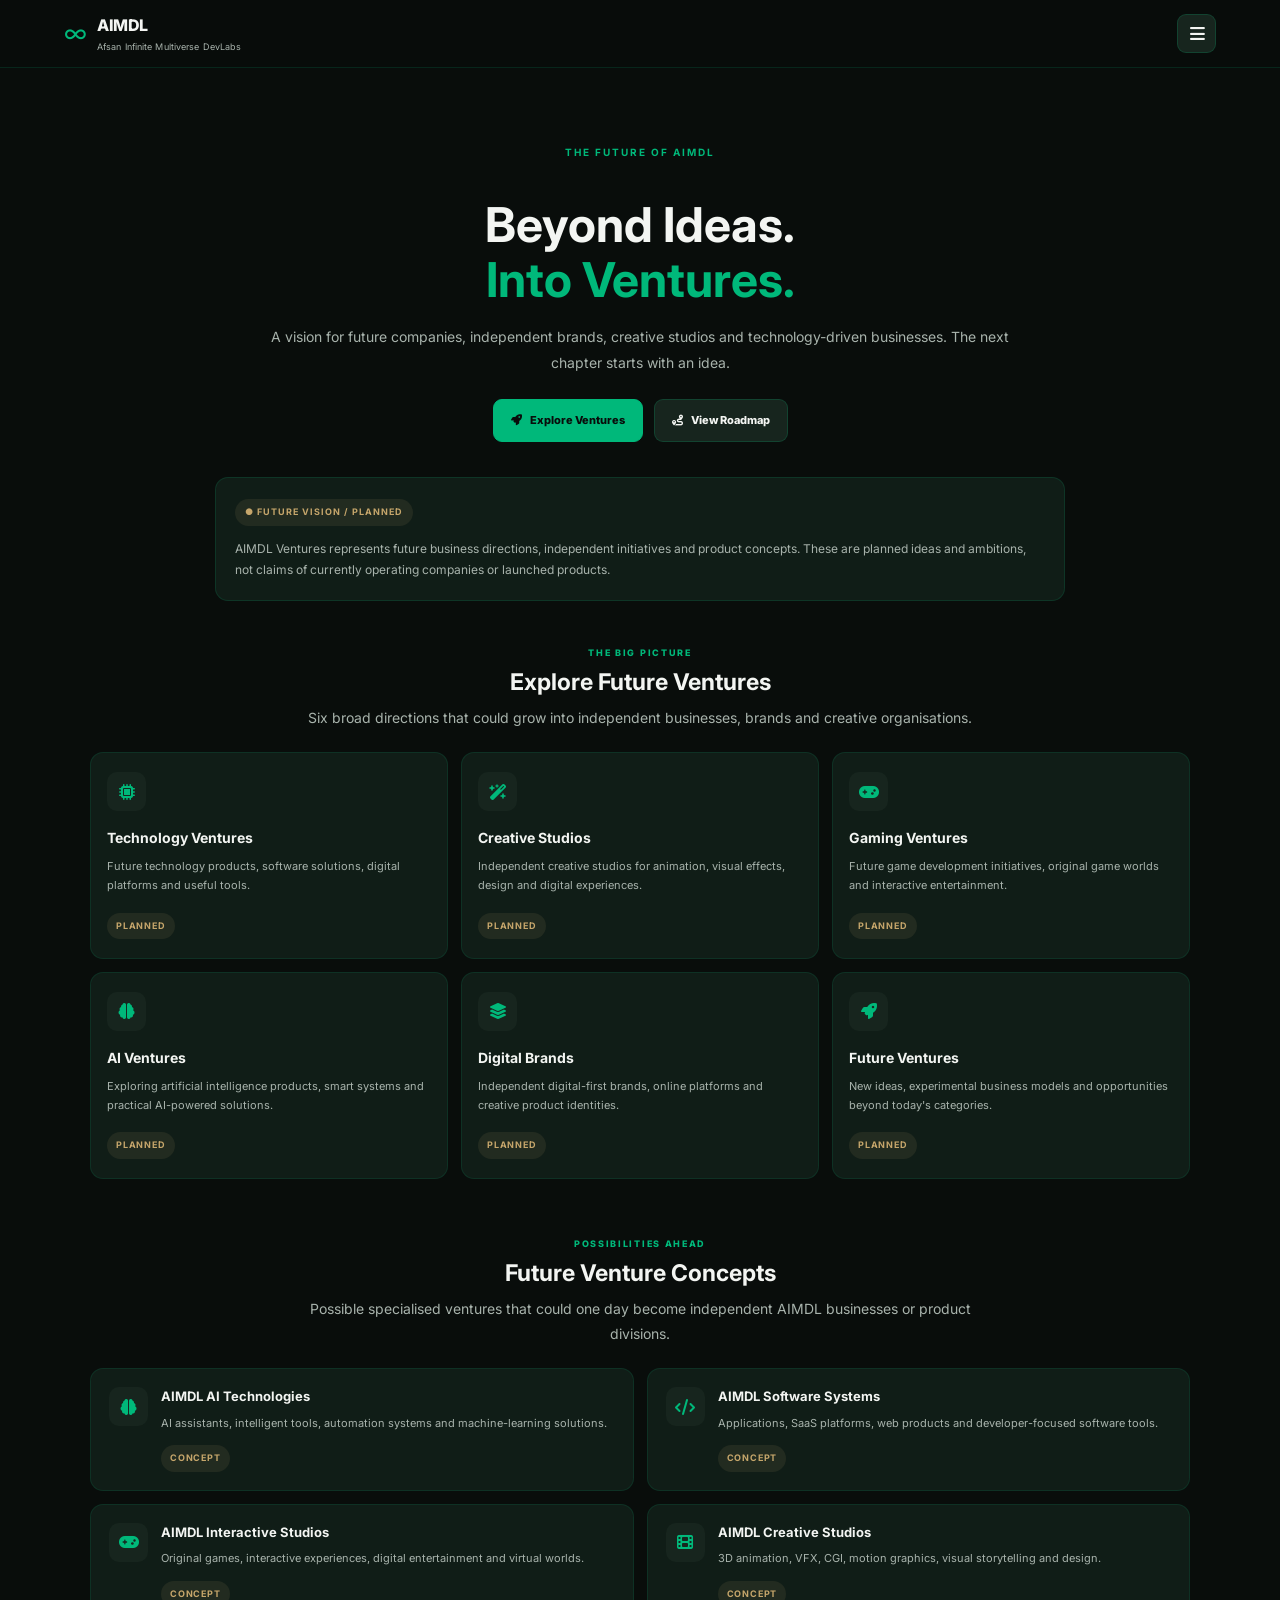
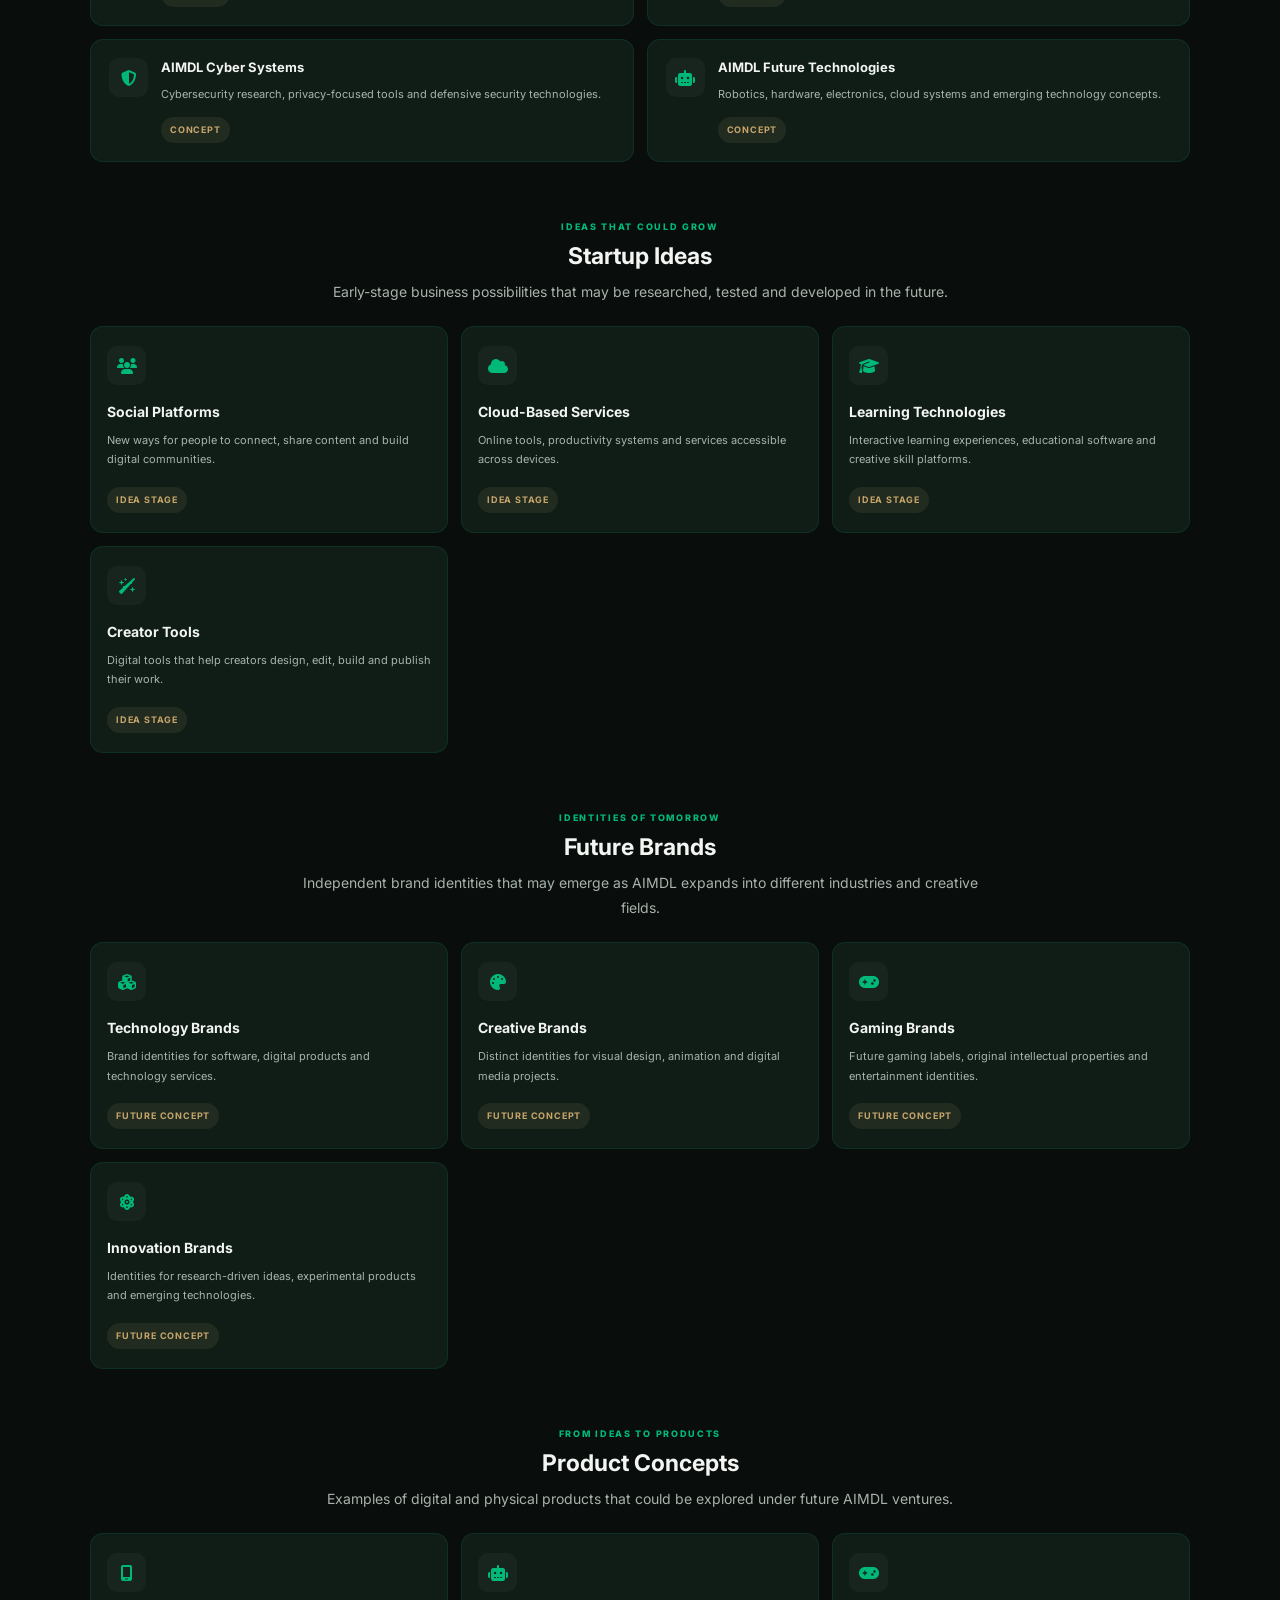
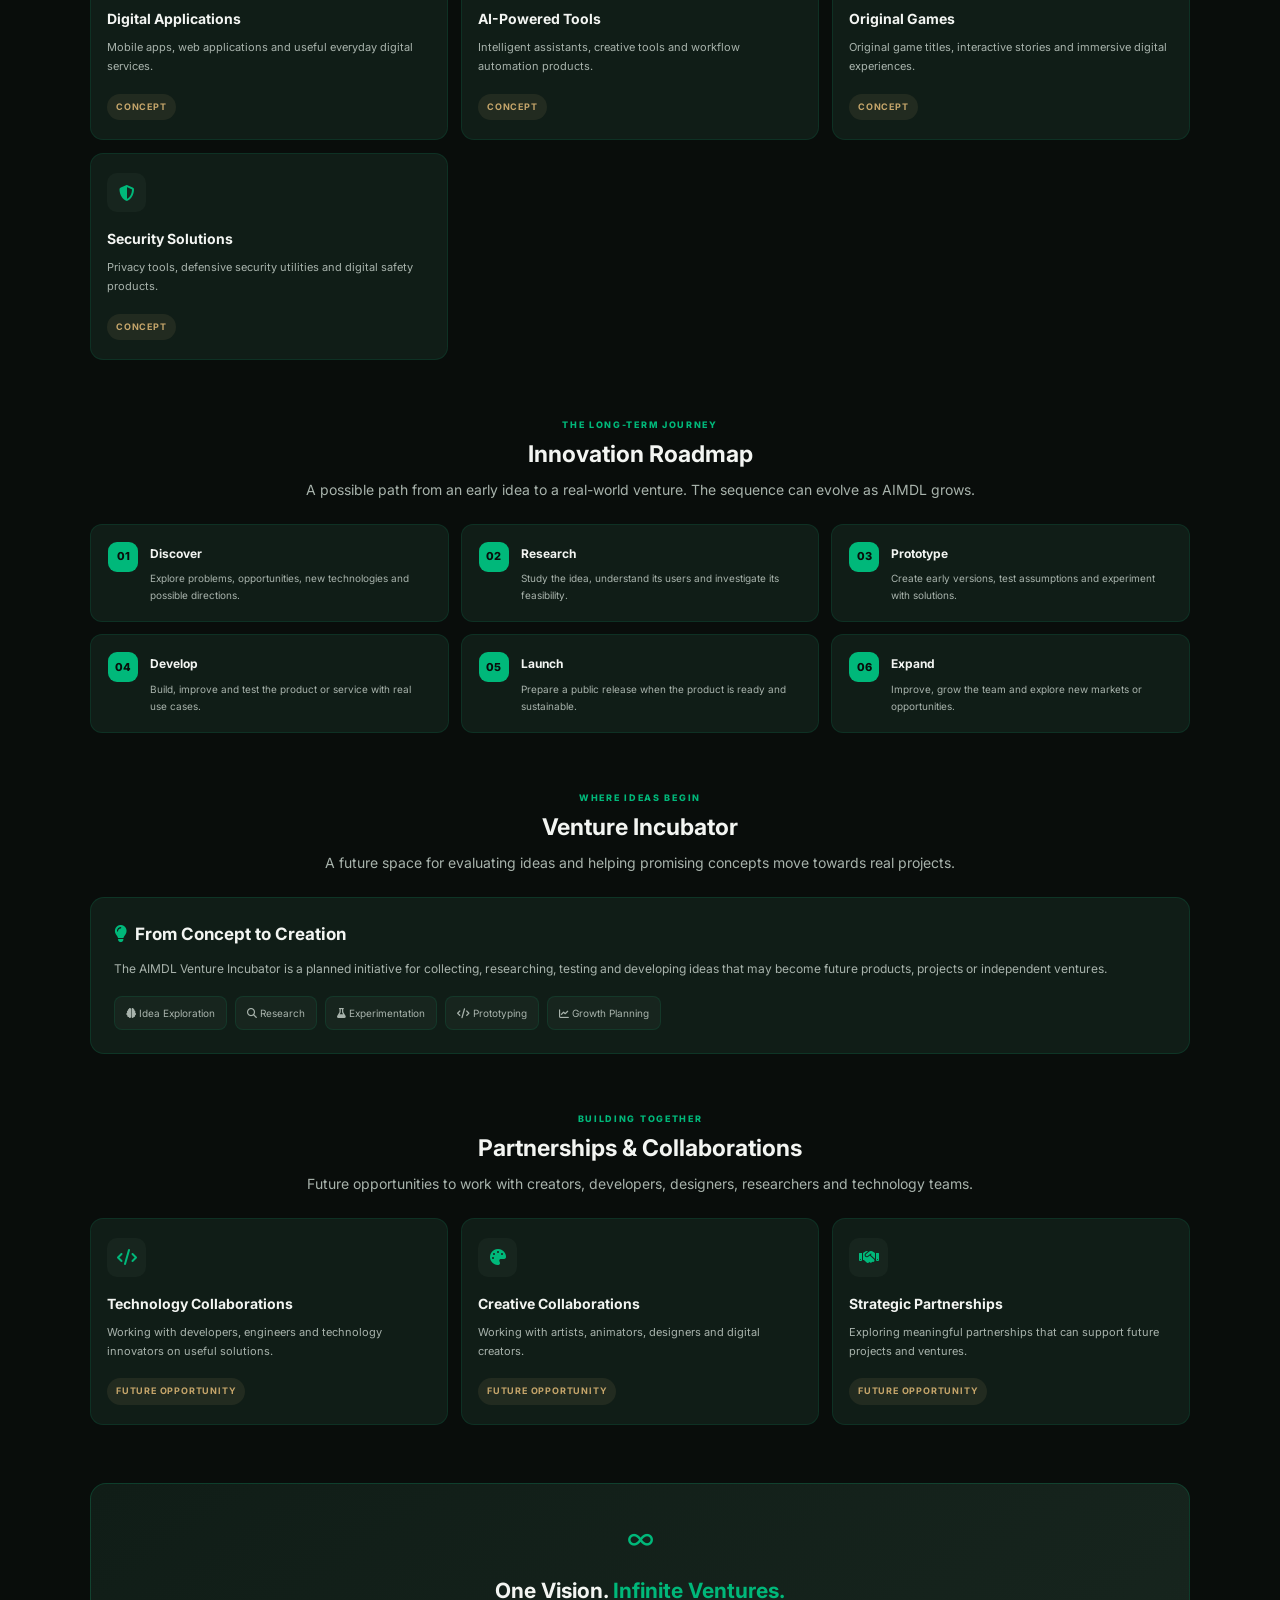
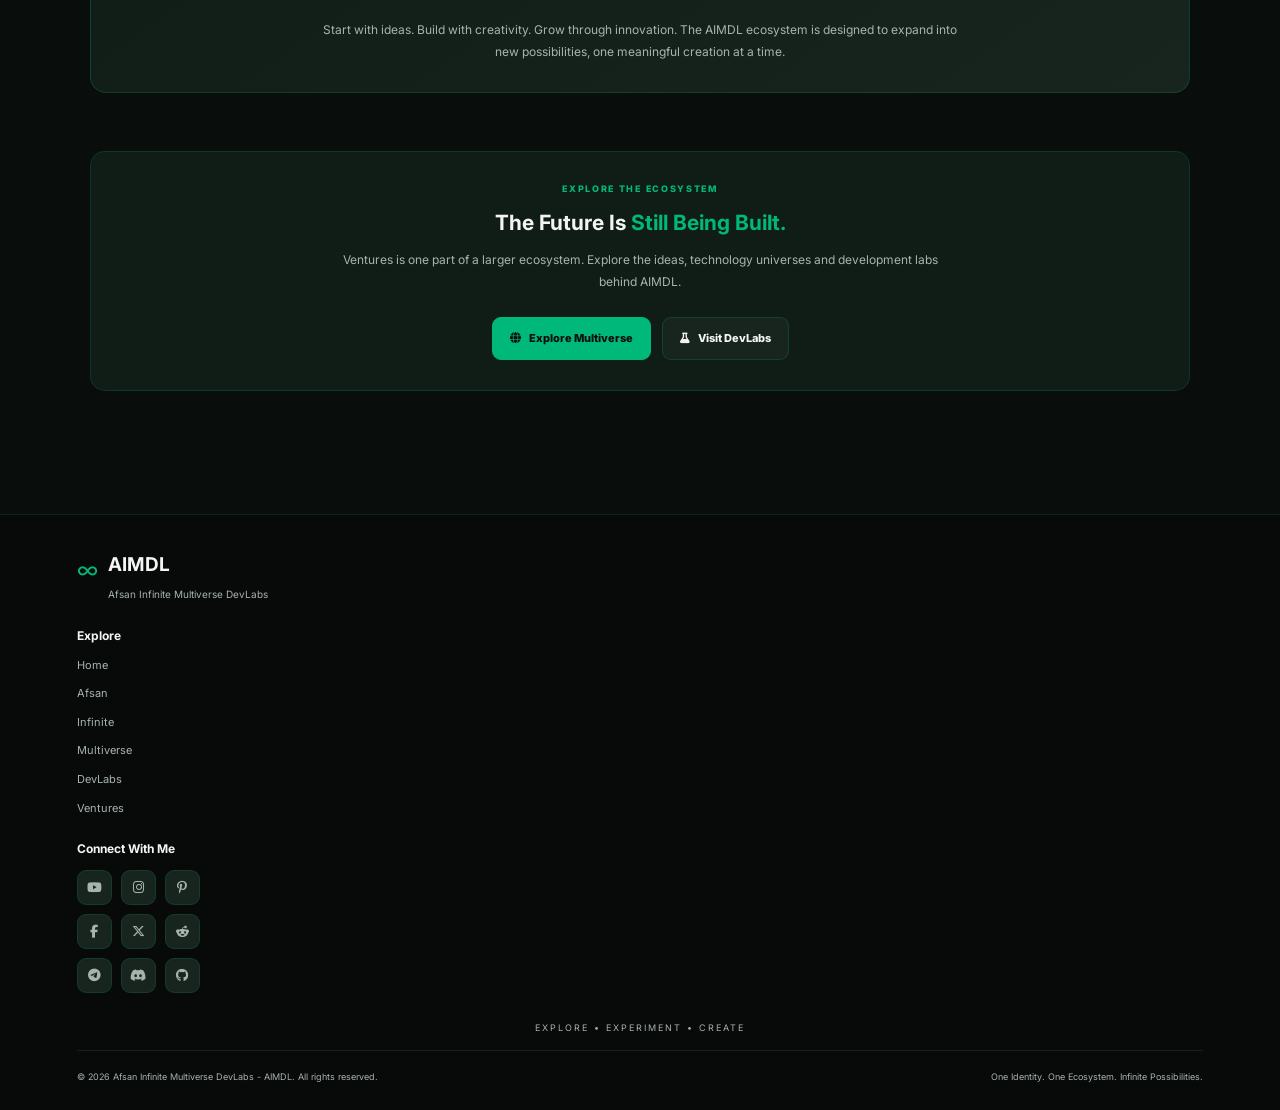
<file: Ventures/index.html>
<!DOCTYPE html>
<html lang="en">
<head>
  <meta charset="UTF-8">
  <meta name="viewport" content="width=device-width, initial-scale=1.0">
  <meta name="theme-color" content="#090D0B">
  <meta name="description" content="Explore the future business concepts, brands, products and innovation roadmap of AIMDL Ventures.">
  <title>Ventures | AIMDL</title>

  <link rel="stylesheet" href="style.css">
  <link rel="preconnect" href="https://fonts.googleapis.com">
  <link rel="preconnect" href="https://fonts.gstatic.com" crossorigin>
  <link href="https://fonts.googleapis.com/css2?family=Inter:wght@400;500;600;700;800&display=swap" rel="stylesheet">
  <link rel="stylesheet" href="https://cdnjs.cloudflare.com/ajax/libs/font-awesome/6.5.2/css/all.min.css">

  <style>
    body { font-family: 'Inter', sans-serif; }

    /* COMMON AIMDL HEADER */
    .site-header {
      width: 100%;
      min-height: 68px;
      padding: 12px 5%;
      display: flex;
      align-items: center;
      justify-content: space-between;
      gap: 12px;
      background: rgba(9,13,11,.96);
      border-bottom: 1px solid rgba(0,184,122,.15);
      position: sticky;
      top: 0;
      z-index: 1000;
      backdrop-filter: blur(16px);
    }
    .brand {
      display: flex;
      align-items: center;
      gap: 10px;
      min-width: 0;
      color: #F3F5F2;
      text-decoration: none;
    }
    .brand-icon { color: #00B87A; font-size: 25px; line-height: 1; }
    .brand-copy { display: flex; flex-direction: column; gap: 2px; }
    .brand-name { font-size: 16px; font-weight: 800; letter-spacing: -.4px; }
    .brand-subtitle { font-size: 9px; color: #A8B3AC; letter-spacing: .1px; }
    .menu-toggle {
      width: 39px;
      height: 39px;
      flex: 0 0 39px;
      display: grid;
      place-items: center;
      color: #F3F5F2;
      background: #17251E;
      border: 1px solid rgba(0,184,122,.2);
      border-radius: 9px;
      font-size: 17px;
      cursor: pointer;
    }
    .navigation {
      display: none;
      position: absolute;
      top: 100%;
      right: 5%;
      width: min(230px, 90vw);
      padding: 12px;
      flex-direction: column;
      gap: 4px;
      background: #101D17;
      border: 1px solid rgba(0,184,122,.22);
      border-radius: 12px;
      box-shadow: 0 12px 35px rgba(0,0,0,.35);
    }
    .navigation.active { display: flex; }
    .navigation a {
      color: #F3F5F2;
      text-decoration: none;
      padding: 11px 12px;
      border-radius: 7px;
      font-size: 13px;
    }
    .navigation a:hover { background: #17251E; color: #00B87A; }

    /* PAGE BASE */
    .ventures-main { padding: 25px 5% 65px; }
    .ventures-hero {
      max-width: 760px;
      margin: 45px auto 35px;
      text-align: center;
    }
    .eyebrow {
      color: #00B87A;
      font-size: 10px;
      font-weight: 700;
      letter-spacing: 2px;
      text-transform: uppercase;
    }
    .ventures-hero h1 {
      color: #F3F5F2;
      font-size: clamp(30px, 7vw, 48px);
      line-height: 1.15;
      margin: 17px 0;
    }
    .ventures-hero h1 span { color: #00B87A; }
    .ventures-hero p {
      color: #A8B3AC;
      font-size: 14px;
      line-height: 1.8;
    }

    .hero-actions {
      display: flex;
      justify-content: center;
      flex-wrap: wrap;
      gap: 11px;
      margin-top: 24px;
    }
    .hero-btn {
      display: inline-flex;
      align-items: center;
      justify-content: center;
      gap: 8px;
      padding: 12px 17px;
      color: #090D0B;
      background: #00B87A;
      border: 1px solid #00B87A;
      border-radius: 9px;
      text-decoration: none;
      font-size: 11px;
      font-weight: 800;
      transition: .25s;
    }
    .hero-btn.secondary {
      color: #F3F5F2;
      background: #17251E;
      border-color: rgba(0,184,122,.2);
    }
    .hero-btn:hover { transform: translateY(-3px); }

    .planned-note {
      max-width: 850px;
      margin: 0 auto 45px;
      padding: 19px;
      background: #101D17;
      border: 1px solid rgba(0,184,122,.15);
      border-radius: 13px;
    }
    .planned-label {
      display: inline-block;
      padding: 6px 10px;
      color: #C6A66B;
      background: rgba(198,166,107,.1);
      border-radius: 20px;
      font-size: 9px;
      font-weight: 700;
      letter-spacing: 1px;
    }
    .planned-note p {
      color: #A8B3AC;
      font-size: 12px;
      line-height: 1.8;
      margin: 12px 0 0;
    }

    /* SECTIONS */
    .page-section {
      max-width: 1100px;
      margin: 0 auto 58px;
      scroll-margin-top: 90px;
    }
    .section-heading { margin-bottom: 22px; }
    .section-heading h2 {
      color: #F3F5F2;
      font-size: 23px;
      margin: 0 0 8px;
    }
    .section-intro {
      color: #A8B3AC;
      font-size: 13px;
      line-height: 1.8;
      margin: 0;
      max-width: 760px;
    }
    .section-kicker {
      display: block;
      color: #00B87A;
      font-size: 9px;
      font-weight: 800;
      letter-spacing: 1.7px;
      margin-bottom: 9px;
    }

    /* CARD GRIDS */
    .ventures-grid {
      display: grid;
      grid-template-columns: repeat(2, minmax(0,1fr));
      gap: 13px;
    }
    .venture-card {
      min-width: 0;
      padding: 19px 16px;
      background: #101D17;
      border: 1px solid rgba(0,184,122,.13);
      border-radius: 13px;
      transition: transform .25s, border-color .25s, box-shadow .25s;
    }
    .venture-card:hover {
      transform: translateY(-4px);
      border-color: rgba(0,184,122,.4);
      box-shadow: 0 10px 28px rgba(0,184,122,.07);
    }
    .venture-icon {
      width: 39px;
      height: 39px;
      display: grid;
      place-items: center;
      color: #00B87A;
      background: #17251E;
      border-radius: 10px;
      font-size: 16px;
      margin-bottom: 16px;
    }
    .venture-card h3 {
      color: #F3F5F2;
      font-size: 14px;
      line-height: 1.5;
      margin: 0 0 9px;
    }
    .venture-card p {
      color: #A8B3AC;
      font-size: 11px;
      line-height: 1.75;
      margin: 0 0 15px;
    }
    .venture-status {
      display: inline-block;
      color: #C6A66B;
      background: rgba(198,166,107,.1);
      padding: 6px 9px;
      border-radius: 20px;
      font-size: 9px;
      font-weight: 700;
      letter-spacing: .8px;
    }

    /* FUTURE VENTURE CARDS */
    .future-grid {
      display: grid;
      grid-template-columns: repeat(2, minmax(0,1fr));
      gap: 13px;
    }
    .future-card {
      display: flex;
      align-items: flex-start;
      gap: 13px;
      min-width: 0;
      padding: 18px;
      background: #101D17;
      border: 1px solid rgba(0,184,122,.13);
      border-radius: 13px;
      transition: .25s;
    }
    .future-card:hover {
      border-color: rgba(0,184,122,.4);
      transform: translateY(-3px);
    }
    .future-card .venture-icon {
      flex: 0 0 39px;
      margin: 0;
    }
    .future-card h3 {
      color: #F3F5F2;
      font-size: 13px;
      line-height: 1.5;
      margin: 0 0 7px;
    }
    .future-card p {
      color: #A8B3AC;
      font-size: 11px;
      line-height: 1.7;
      margin: 0 0 11px;
    }

    /* VISION */
    .vision-box {
      padding: 30px 20px;
      text-align: center;
      background: linear-gradient(145deg, #101D17, #17251E);
      border: 1px solid rgba(0,184,122,.2);
      border-radius: 16px;
    }
    .vision-symbol {
      color: #00B87A;
      font-size: 30px;
      margin-bottom: 12px;
    }
    .vision-box h3 {
      color: #F3F5F2;
      font-size: 21px;
      margin: 0 0 12px;
    }
    .vision-box h3 span { color: #00B87A; }
    .vision-box p {
      color: #A8B3AC;
      font-size: 12px;
      line-height: 1.8;
      max-width: 650px;
      margin: 0 auto;
    }

    /* ROADMAP */
    .roadmap {
      display: grid;
      grid-template-columns: repeat(2, minmax(0,1fr));
      gap: 12px;
    }
    .roadmap-step {
      display: flex;
      align-items: flex-start;
      gap: 12px;
      padding: 17px;
      background: #101D17;
      border: 1px solid rgba(0,184,122,.13);
      border-radius: 12px;
    }
    .step-number {
      flex: 0 0 30px;
      width: 30px;
      height: 30px;
      display: grid;
      place-items: center;
      color: #090D0B;
      background: #00B87A;
      border-radius: 9px;
      font-size: 11px;
      font-weight: 800;
    }
    .roadmap-step h3 {
      color: #F3F5F2;
      font-size: 12px;
      margin: 2px 0 7px;
    }
    .roadmap-step p {
      color: #A8B3AC;
      font-size: 10px;
      line-height: 1.7;
      margin: 0;
    }

    /* INCUBATOR AND CTA */
    .incubator-box {
      padding: 23px;
      background: #101D17;
      border: 1px solid rgba(0,184,122,.15);
      border-radius: 14px;
    }
    .incubator-box h3 {
      color: #F3F5F2;
      font-size: 17px;
      margin: 0 0 10px;
    }
    .incubator-box p {
      color: #A8B3AC;
      font-size: 12px;
      line-height: 1.8;
      margin: 0 0 16px;
    }
    .incubator-points {
      display: flex;
      flex-wrap: wrap;
      gap: 8px;
    }
    .incubator-points span {
      padding: 8px 11px;
      color: #A8B3AC;
      background: #17251E;
      border: 1px solid rgba(0,184,122,.12);
      border-radius: 8px;
      font-size: 10px;
    }

    .ventures-cta {
      padding: 30px 20px;
      text-align: center;
      background: #101D17;
      border: 1px solid rgba(0,184,122,.17);
      border-radius: 15px;
    }
    .ventures-cta h2 {
      color: #F3F5F2;
      font-size: 21px;
      margin: 0 0 10px;
    }
    .ventures-cta h2 span { color: #00B87A; }
    .ventures-cta p {
      color: #A8B3AC;
      font-size: 12px;
      line-height: 1.8;
      max-width: 600px;
      margin: 0 auto 18px;
    }

    /* COMMON AIMDL FOOTER */
    .site-footer {
      padding: 35px 6% 22px;
      background: #070A08;
      border-top: 1px solid rgba(0,184,122,.15);
    }
    .footer-brand {
      display: flex;
      align-items: flex-start;
      gap: 10px;
      margin-bottom: 22px;
    }
    .footer-brand-icon {
      color: #00B87A;
      font-size: 23px;
      padding-top: 2px;
    }
    .footer-brand h2 {
      color: #F3F5F2;
      font-size: 19px;
      margin: 0 0 4px;
    }
    .footer-brand p {
      color: #A8B3AC;
      font-size: 10px;
      margin: 0;
    }
    .footer-heading {
      color: #F3F5F2;
      font-size: 12px;
      margin: 22px 0 12px;
    }
    .footer-links {
      display: flex;
      flex-direction: column;
      gap: 11px;
    }
    .footer-links a {
      color: #A8B3AC;
      text-decoration: none;
      font-size: 11px;
    }
    .footer-links a:hover { color: #00B87A; }
    .footer-socials {
      display: grid;
      grid-template-columns: repeat(3, 35px);
      gap: 9px;
      margin-top: 12px;
    }
    .footer-socials a {
      width: 35px;
      height: 35px;
      display: grid;
      place-items: center;
      color: #A8B3AC;
      background: #17251E;
      border: 1px solid rgba(0,184,122,.15);
      border-radius: 9px;
      text-decoration: none;
      font-size: 13px;
      transition: .2s;
    }
    .footer-socials a:hover,
    .footer-socials a.clicked {
      color: #090D0B;
      background: #00B87A;
      box-shadow: 0 0 16px rgba(0,184,122,.35);
    }
    .footer-tagline {
      text-align: center;
      color: #A8B3AC;
      font-size: 9px;
      letter-spacing: 2px;
      margin: 28px 0 14px;
    }
    .footer-bottom {
      padding-top: 15px;
      border-top: 1px solid rgba(168,179,172,.12);
      text-align: center;
      color: #A8B3AC;
      font-size: 9px;
      line-height: 1.8;
    }
    .footer-bottom p { margin: 3px 0; }

    @media (min-width: 700px) {
      .ventures-grid { grid-template-columns: repeat(3, minmax(0,1fr)); }
      .future-grid { grid-template-columns: repeat(2, minmax(0,1fr)); }
      .roadmap { grid-template-columns: repeat(3, minmax(0,1fr)); }
    }
    @media (max-width: 420px) {
      .ventures-grid,
      .future-grid,
      .roadmap { grid-template-columns: 1fr; }
      .ventures-hero { margin-top: 30px; }
    }
  </style>
</head>

<body>

  <!-- COMMON HEADER -->
  <header class="site-header">
    <a class="brand" href="../index.html">
      <span class="brand-icon">∞</span>
      <span class="brand-copy">
        <span class="brand-name">AIMDL</span>
        <span class="brand-subtitle">Afsan Infinite Multiverse DevLabs</span>
      </span>
    </a>

    <button class="menu-toggle" id="menuToggle" aria-label="Open navigation menu" aria-expanded="false">
      <i class="fa-solid fa-bars"></i>
    </button>

    <nav class="navigation" id="navigation">
      <a href="../index.html">Home</a>
      <a href="../Afsan/index.html">Afsan</a>
      <a href="../Infinite/index.html">Infinite</a>
      <a href="../Multiverse/index.html">Multiverse</a>
      <a href="../DevLabs/index.html">DevLabs</a>
      <a href="index.html">Ventures</a>
    </nav>
  </header>

  <main class="ventures-main">

    <!-- HERO -->
    <section class="ventures-hero">
      <span class="eyebrow">The Future of AIMDL</span>
      <h1>Beyond Ideas.<br><span>Into Ventures.</span></h1>
      <p>
        A vision for future companies, independent brands, creative studios
        and technology-driven businesses. The next chapter starts with an idea.
      </p>

      <div class="hero-actions">
        <a class="hero-btn" href="#future-ventures">
          <i class="fa-solid fa-rocket"></i> Explore Ventures
        </a>
        <a class="hero-btn secondary" href="#roadmap">
          <i class="fa-solid fa-route"></i> View Roadmap
        </a>
      </div>
    </section>

    <!-- PLANNED NOTICE -->
    <section class="planned-note">
      <span class="planned-label">● FUTURE VISION / PLANNED</span>
      <p>
        AIMDL Ventures represents future business directions, independent
        initiatives and product concepts. These are planned ideas and ambitions,
        not claims of currently operating companies or launched products.
      </p>
    </section>

    <!-- MAIN VENTURES -->
    <section class="page-section" id="main-ventures">
      <div class="section-heading">
        <span class="section-kicker">THE BIG PICTURE</span>
        <h2>Explore Future Ventures</h2>
        <p class="section-intro">
          Six broad directions that could grow into independent businesses,
          brands and creative organisations.
        </p>
      </div>

      <div class="ventures-grid">

        <article class="venture-card">
          <div class="venture-icon"><i class="fa-solid fa-microchip"></i></div>
          <h3>Technology Ventures</h3>
          <p>Future technology products, software solutions, digital platforms and useful tools.</p>
          <span class="venture-status">PLANNED</span>
        </article>

        <article class="venture-card">
          <div class="venture-icon"><i class="fa-solid fa-wand-magic-sparkles"></i></div>
          <h3>Creative Studios</h3>
          <p>Independent creative studios for animation, visual effects, design and digital experiences.</p>
          <span class="venture-status">PLANNED</span>
        </article>

        <article class="venture-card">
          <div class="venture-icon"><i class="fa-solid fa-gamepad"></i></div>
          <h3>Gaming Ventures</h3>
          <p>Future game development initiatives, original game worlds and interactive entertainment.</p>
          <span class="venture-status">PLANNED</span>
        </article>

        <article class="venture-card">
          <div class="venture-icon"><i class="fa-solid fa-brain"></i></div>
          <h3>AI Ventures</h3>
          <p>Exploring artificial intelligence products, smart systems and practical AI-powered solutions.</p>
          <span class="venture-status">PLANNED</span>
        </article>

        <article class="venture-card">
          <div class="venture-icon"><i class="fa-solid fa-layer-group"></i></div>
          <h3>Digital Brands</h3>
          <p>Independent digital-first brands, online platforms and creative product identities.</p>
          <span class="venture-status">PLANNED</span>
        </article>

        <article class="venture-card">
          <div class="venture-icon"><i class="fa-solid fa-rocket"></i></div>
          <h3>Future Ventures</h3>
          <p>New ideas, experimental business models and opportunities beyond today's categories.</p>
          <span class="venture-status">PLANNED</span>
        </article>

      </div>
    </section>

    <!-- FUTURE VENTURES -->
    <section class="page-section" id="future-ventures">
      <div class="section-heading">
        <span class="section-kicker">POSSIBILITIES AHEAD</span>
        <h2>Future Venture Concepts</h2>
        <p class="section-intro">
          Possible specialised ventures that could one day become independent
          AIMDL businesses or product divisions.
        </p>
      </div>

      <div class="future-grid">

        <article class="future-card">
          <div class="venture-icon"><i class="fa-solid fa-brain"></i></div>
          <div>
            <h3>AIMDL AI Technologies</h3>
            <p>AI assistants, intelligent tools, automation systems and machine-learning solutions.</p>
            <span class="venture-status">CONCEPT</span>
          </div>
        </article>

        <article class="future-card">
          <div class="venture-icon"><i class="fa-solid fa-code"></i></div>
          <div>
            <h3>AIMDL Software Systems</h3>
            <p>Applications, SaaS platforms, web products and developer-focused software tools.</p>
            <span class="venture-status">CONCEPT</span>
          </div>
        </article>

        <article class="future-card">
          <div class="venture-icon"><i class="fa-solid fa-gamepad"></i></div>
          <div>
            <h3>AIMDL Interactive Studios</h3>
            <p>Original games, interactive experiences, digital entertainment and virtual worlds.</p>
            <span class="venture-status">CONCEPT</span>
          </div>
        </article>

        <article class="future-card">
          <div class="venture-icon"><i class="fa-solid fa-film"></i></div>
          <div>
            <h3>AIMDL Creative Studios</h3>
            <p>3D animation, VFX, CGI, motion graphics, visual storytelling and design.</p>
            <span class="venture-status">CONCEPT</span>
          </div>
        </article>

        <article class="future-card">
          <div class="venture-icon"><i class="fa-solid fa-shield-halved"></i></div>
          <div>
            <h3>AIMDL Cyber Systems</h3>
            <p>Cybersecurity research, privacy-focused tools and defensive security technologies.</p>
            <span class="venture-status">CONCEPT</span>
          </div>
        </article>

        <article class="future-card">
          <div class="venture-icon"><i class="fa-solid fa-robot"></i></div>
          <div>
            <h3>AIMDL Future Technologies</h3>
            <p>Robotics, hardware, electronics, cloud systems and emerging technology concepts.</p>
            <span class="venture-status">CONCEPT</span>
          </div>
        </article>

      </div>
    </section>

    <!-- STARTUP IDEAS -->
    <section class="page-section" id="startup-ideas">
      <div class="section-heading">
        <span class="section-kicker">IDEAS THAT COULD GROW</span>
        <h2>Startup Ideas</h2>
        <p class="section-intro">
          Early-stage business possibilities that may be researched,
          tested and developed in the future.
        </p>
      </div>

      <div class="ventures-grid">

        <article class="venture-card">
          <div class="venture-icon"><i class="fa-solid fa-users"></i></div>
          <h3>Social Platforms</h3>
          <p>New ways for people to connect, share content and build digital communities.</p>
          <span class="venture-status">IDEA STAGE</span>
        </article>

        <article class="venture-card">
          <div class="venture-icon"><i class="fa-solid fa-cloud"></i></div>
          <h3>Cloud-Based Services</h3>
          <p>Online tools, productivity systems and services accessible across devices.</p>
          <span class="venture-status">IDEA STAGE</span>
        </article>

        <article class="venture-card">
          <div class="venture-icon"><i class="fa-solid fa-graduation-cap"></i></div>
          <h3>Learning Technologies</h3>
          <p>Interactive learning experiences, educational software and creative skill platforms.</p>
          <span class="venture-status">IDEA STAGE</span>
        </article>

        <article class="venture-card">
          <div class="venture-icon"><i class="fa-solid fa-wand-sparkles"></i></div>
          <h3>Creator Tools</h3>
          <p>Digital tools that help creators design, edit, build and publish their work.</p>
          <span class="venture-status">IDEA STAGE</span>
        </article>

      </div>
    </section>

    <!-- FUTURE BRANDS -->
    <section class="page-section" id="future-brands">
      <div class="section-heading">
        <span class="section-kicker">IDENTITIES OF TOMORROW</span>
        <h2>Future Brands</h2>
        <p class="section-intro">
          Independent brand identities that may emerge as AIMDL expands
          into different industries and creative fields.
        </p>
      </div>

      <div class="ventures-grid">

        <article class="venture-card">
          <div class="venture-icon"><i class="fa-solid fa-cubes"></i></div>
          <h3>Technology Brands</h3>
          <p>Brand identities for software, digital products and technology services.</p>
          <span class="venture-status">FUTURE CONCEPT</span>
        </article>

        <article class="venture-card">
          <div class="venture-icon"><i class="fa-solid fa-palette"></i></div>
          <h3>Creative Brands</h3>
          <p>Distinct identities for visual design, animation and digital media projects.</p>
          <span class="venture-status">FUTURE CONCEPT</span>
        </article>

        <article class="venture-card">
          <div class="venture-icon"><i class="fa-solid fa-gamepad"></i></div>
          <h3>Gaming Brands</h3>
          <p>Future gaming labels, original intellectual properties and entertainment identities.</p>
          <span class="venture-status">FUTURE CONCEPT</span>
        </article>

        <article class="venture-card">
          <div class="venture-icon"><i class="fa-solid fa-atom"></i></div>
          <h3>Innovation Brands</h3>
          <p>Identities for research-driven ideas, experimental products and emerging technologies.</p>
          <span class="venture-status">FUTURE CONCEPT</span>
        </article>

      </div>
    </section>

    <!-- PRODUCT CONCEPTS -->
    <section class="page-section" id="product-concepts">
      <div class="section-heading">
        <span class="section-kicker">FROM IDEAS TO PRODUCTS</span>
        <h2>Product Concepts</h2>
        <p class="section-intro">
          Examples of digital and physical products that could be explored
          under future AIMDL ventures.
        </p>
      </div>

      <div class="ventures-grid">

        <article class="venture-card">
          <div class="venture-icon"><i class="fa-solid fa-mobile-screen"></i></div>
          <h3>Digital Applications</h3>
          <p>Mobile apps, web applications and useful everyday digital services.</p>
          <span class="venture-status">CONCEPT</span>
        </article>

        <article class="venture-card">
          <div class="venture-icon"><i class="fa-solid fa-robot"></i></div>
          <div>
            <h3>AI-Powered Tools</h3>
            <p>Intelligent assistants, creative tools and workflow automation products.</p>
            <span class="venture-status">CONCEPT</span>
          </div>
        </article>

        <article class="venture-card">
          <div class="venture-icon"><i class="fa-solid fa-gamepad"></i></div>
          <h3>Original Games</h3>
          <p>Original game titles, interactive stories and immersive digital experiences.</p>
          <span class="venture-status">CONCEPT</span>
        </article>

        <article class="venture-card">
          <div class="venture-icon"><i class="fa-solid fa-shield-halved"></i></div>
          <h3>Security Solutions</h3>
          <p>Privacy tools, defensive security utilities and digital safety products.</p>
          <span class="venture-status">CONCEPT</span>
        </article>

      </div>
    </section>

    <!-- INNOVATION ROADMAP -->
    <section class="page-section" id="roadmap">
      <div class="section-heading">
        <span class="section-kicker">THE LONG-TERM JOURNEY</span>
        <h2>Innovation Roadmap</h2>
        <p class="section-intro">
          A possible path from an early idea to a real-world venture.
          The sequence can evolve as AIMDL grows.
        </p>
      </div>

      <div class="roadmap">

        <article class="roadmap-step">
          <span class="step-number">01</span>
          <div>
            <h3>Discover</h3>
            <p>Explore problems, opportunities, new technologies and possible directions.</p>
          </div>
        </article>

        <article class="roadmap-step">
          <span class="step-number">02</span>
          <div>
            <h3>Research</h3>
            <p>Study the idea, understand its users and investigate its feasibility.</p>
          </div>
        </article>

        <article class="roadmap-step">
          <span class="step-number">03</span>
          <div>
            <h3>Prototype</h3>
            <p>Create early versions, test assumptions and experiment with solutions.</p>
          </div>
        </article>

        <article class="roadmap-step">
          <span class="step-number">04</span>
          <div>
            <h3>Develop</h3>
            <p>Build, improve and test the product or service with real use cases.</p>
          </div>
        </article>

        <article class="roadmap-step">
          <span class="step-number">05</span>
          <div>
            <h3>Launch</h3>
            <p>Prepare a public release when the product is ready and sustainable.</p>
          </div>
        </article>

        <article class="roadmap-step">
          <span class="step-number">06</span>
          <div>
            <h3>Expand</h3>
            <p>Improve, grow the team and explore new markets or opportunities.</p>
          </div>
        </article>

      </div>
    </section>

    <!-- VENTURE INCUBATOR -->
    <section class="page-section" id="incubator">
      <div class="section-heading">
        <span class="section-kicker">WHERE IDEAS BEGIN</span>
        <h2>Venture Incubator</h2>
        <p class="section-intro">
          A future space for evaluating ideas and helping promising concepts
          move towards real projects.
        </p>
      </div>

      <div class="incubator-box">
        <h3><i class="fa-solid fa-lightbulb" style="color:#00B87A;margin-right:8px;"></i>From Concept to Creation</h3>
        <p>
          The AIMDL Venture Incubator is a planned initiative for collecting,
          researching, testing and developing ideas that may become future
          products, projects or independent ventures.
        </p>
        <div class="incubator-points">
          <span><i class="fa-solid fa-brain"></i> Idea Exploration</span>
          <span><i class="fa-solid fa-magnifying-glass"></i> Research</span>
          <span><i class="fa-solid fa-flask"></i> Experimentation</span>
          <span><i class="fa-solid fa-code"></i> Prototyping</span>
          <span><i class="fa-solid fa-chart-line"></i> Growth Planning</span>
        </div>
      </div>
    </section>

    <!-- PARTNERSHIPS -->
    <section class="page-section" id="partnerships">
      <div class="section-heading">
        <span class="section-kicker">BUILDING TOGETHER</span>
        <h2>Partnerships & Collaborations</h2>
        <p class="section-intro">
          Future opportunities to work with creators, developers,
          designers, researchers and technology teams.
        </p>
      </div>

      <div class="ventures-grid">

        <article class="venture-card">
          <div class="venture-icon"><i class="fa-solid fa-code"></i></div>
          <h3>Technology Collaborations</h3>
          <p>Working with developers, engineers and technology innovators on useful solutions.</p>
          <span class="venture-status">FUTURE OPPORTUNITY</span>
        </article>

        <article class="venture-card">
          <div class="venture-icon"><i class="fa-solid fa-palette"></i></div>
          <h3>Creative Collaborations</h3>
          <p>Working with artists, animators, designers and digital creators.</p>
          <span class="venture-status">FUTURE OPPORTUNITY</span>
        </article>

        <article class="venture-card">
          <div class="venture-icon"><i class="fa-solid fa-handshake"></i></div>
          <h3>Strategic Partnerships</h3>
          <p>Exploring meaningful partnerships that can support future projects and ventures.</p>
          <span class="venture-status">FUTURE OPPORTUNITY</span>
        </article>

      </div>
    </section>

    <!-- VISION -->
    <section class="page-section">
      <div class="vision-box">
        <div class="vision-symbol">∞</div>
        <h3>One Vision. <span>Infinite Ventures.</span></h3>
        <p>
          Start with ideas. Build with creativity. Grow through innovation.
          The AIMDL ecosystem is designed to expand into new possibilities,
          one meaningful creation at a time.
        </p>
      </div>
    </section>

    <!-- FINAL CTA -->
    <section class="page-section">
      <div class="ventures-cta">
        <span class="section-kicker">EXPLORE THE ECOSYSTEM</span>
        <h2>The Future Is <span>Still Being Built.</span></h2>
        <p>
          Ventures is one part of a larger ecosystem. Explore the ideas,
          technology universes and development labs behind AIMDL.
        </p>
        <div class="hero-actions">
          <a class="hero-btn" href="../Multiverse/index.html">
            <i class="fa-solid fa-globe"></i> Explore Multiverse
          </a>
          <a class="hero-btn secondary" href="../DevLabs/index.html">
            <i class="fa-solid fa-flask"></i> Visit DevLabs
          </a>
        </div>
      </div>
    </section>

  </main>

  <!-- COMMON FOOTER -->
  <footer class="site-footer">
    <div class="footer-brand">
      <span class="footer-brand-icon">∞</span>
      <div>
        <h2>AIMDL</h2>
        <p>Afsan Infinite Multiverse DevLabs</p>
      </div>
    </div>

    <h3 class="footer-heading">Explore</h3>
    <nav class="footer-links" aria-label="Footer navigation">
      <a href="../index.html">Home</a>
      <a href="../Afsan/index.html">Afsan</a>
      <a href="../Infinite/index.html">Infinite</a>
      <a href="../Multiverse/index.html">Multiverse</a>
      <a href="../DevLabs/index.html">DevLabs</a>
      <a href="index.html">Ventures</a>
    </nav>

    <h3 class="footer-heading">Connect With Me</h3>
    <div class="footer-socials">
      <a href="https://youtube.com/" target="_blank" rel="noopener" aria-label="YouTube"><i class="fa-brands fa-youtube"></i></a>
      <a href="https://instagram.com/" target="_blank" rel="noopener" aria-label="Instagram"><i class="fa-brands fa-instagram"></i></a>
      <a href="https://pinterest.com/" target="_blank" rel="noopener" aria-label="Pinterest"><i class="fa-brands fa-pinterest-p"></i></a>
      <a href="https://facebook.com/" target="_blank" rel="noopener" aria-label="Facebook"><i class="fa-brands fa-facebook-f"></i></a>
      <a href="https://x.com/" target="_blank" rel="noopener" aria-label="X"><i class="fa-brands fa-x-twitter"></i></a>
      <a href="https://reddit.com/" target="_blank" rel="noopener" aria-label="Reddit"><i class="fa-brands fa-reddit-alien"></i></a>
      <a href="https://telegram.org/" target="_blank" rel="noopener" aria-label="Telegram"><i class="fa-brands fa-telegram"></i></a>
      <a href="https://discord.com/" target="_blank" rel="noopener" aria-label="Discord"><i class="fa-brands fa-discord"></i></a>
      <a href="https://github.com/" target="_blank" rel="noopener" aria-label="GitHub"><i class="fa-brands fa-github"></i></a>
    </div>

    <p class="footer-tagline">EXPLORE • EXPERIMENT • CREATE</p>
    <div class="footer-bottom">
      <p>© <span class="current-year"></span> Afsan Infinite Multiverse DevLabs - AIMDL. All rights reserved.</p>
      <p>One Identity. One Ecosystem. Infinite Possibilities.</p>
    </div>
  </footer>

  <script>
    // Mobile navigation
    const menuToggle = document.getElementById('menuToggle');
    const navigation = document.getElementById('navigation');

    menuToggle.addEventListener('click', () => {
      navigation.classList.toggle('active');
      menuToggle.setAttribute('aria-expanded', navigation.classList.contains('active'));
      menuToggle.innerHTML = navigation.classList.contains('active')
        ? '<i class="fa-solid fa-xmark"></i>'
        : '<i class="fa-solid fa-bars"></i>';
    });

    navigation.querySelectorAll('a').forEach(link => {
      link.addEventListener('click', () => {
        navigation.classList.remove('active');
        menuToggle.setAttribute('aria-expanded', 'false');
        menuToggle.innerHTML = '<i class="fa-solid fa-bars"></i>';
      });
    });

    // Footer year
    document.querySelectorAll('.current-year').forEach(el => {
      el.textContent = new Date().getFullYear();
    });

    // Social click feedback
    document.querySelectorAll('.footer-socials a').forEach(link => {
      link.addEventListener('click', () => {
        link.classList.add('clicked');
        setTimeout(() => link.classList.remove('clicked'), 350);
      });
    });
  </script>

</body>
</html>
</file>
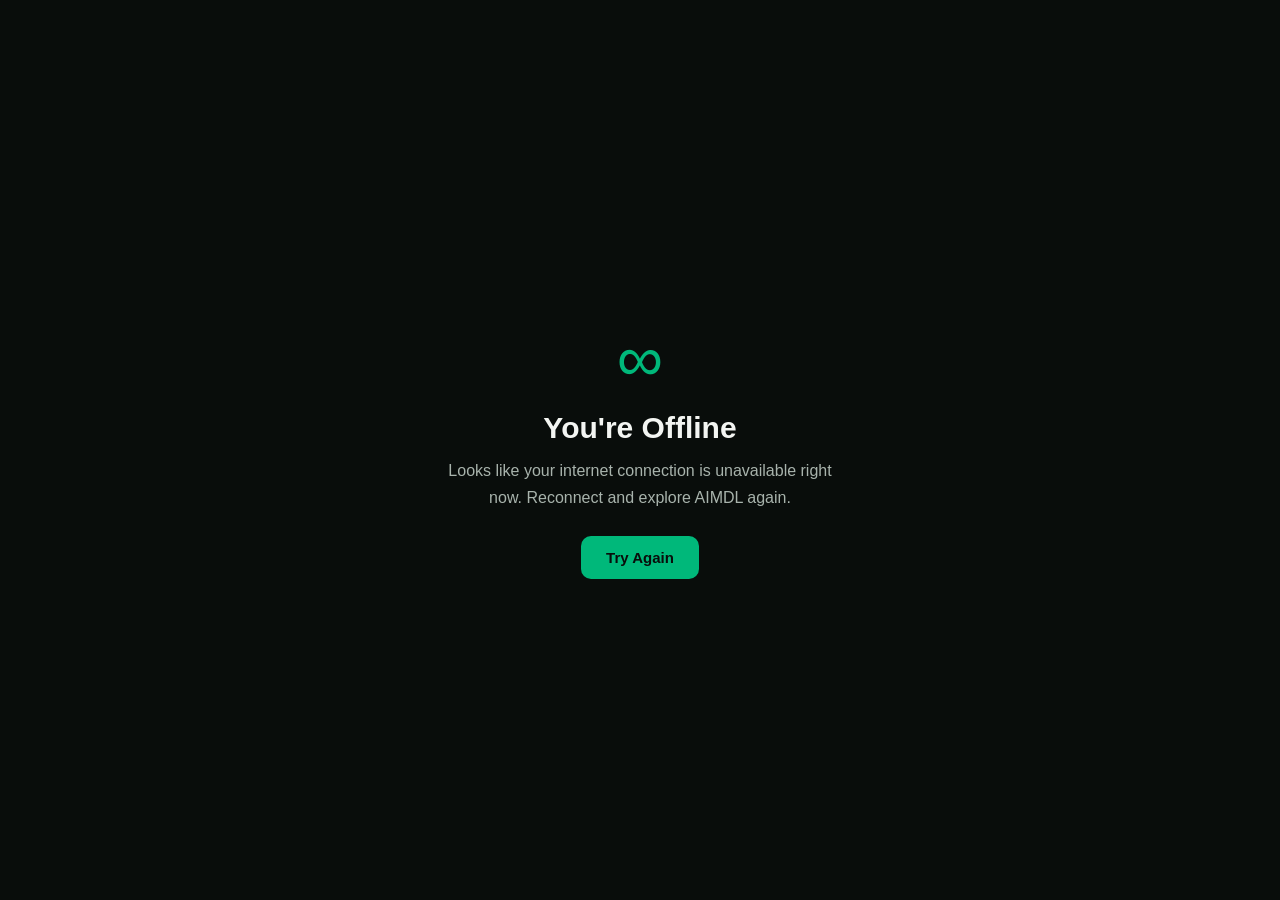
<file: offline.html>
<!DOCTYPE html>
<html lang="en">
<head>
    <meta charset="UTF-8">
    <meta name="viewport" content="width=device-width, initial-scale=1.0">

    <meta name="theme-color" content="#090D0B">

    <title>AIMDL | Offline</title>

    <style>
        * {
            margin: 0;
            padding: 0;
            box-sizing: border-box;
        }

        body {
            min-height: 100vh;
            display: flex;
            align-items: center;
            justify-content: center;
            background: #090D0B;
            color: #F3F5F2;
            font-family: Arial, sans-serif;
            text-align: center;
            padding: 25px;
        }

        .container {
            max-width: 400px;
        }

        .logo {
            color: #00B87A;
            font-size: 65px;
            margin-bottom: 15px;
        }

        h1 {
            font-size: 30px;
            margin-bottom: 12px;
        }

        p {
            color: #A8B3AC;
            line-height: 1.7;
            margin-bottom: 25px;
        }

        button {
            background: #00B87A;
            color: #090D0B;
            border: none;
            padding: 13px 25px;
            border-radius: 10px;
            font-size: 15px;
            font-weight: bold;
        }
    </style>
</head>

<body>

    <div class="container">

        <div class="logo">∞</div>

        <h1>You're Offline</h1>

        <p>
            Looks like your internet connection
            is unavailable right now.
            Reconnect and explore AIMDL again.
        </p>

        <button onclick="location.reload()">
            Try Again
        </button>

    </div>

</body>
</html>
</file>
<file: style.css>
/* =========================================
   AIMDL — Afsan Infinite Multiverse DevLabs
   Premium Green Glassmorphism Design
========================================= */

/* 1. ROOT VARIABLES */
:root {
    --obsidian: #090D0B;
    --forest: #101D17;
    --emerald: #00B87A;
    --jade: #087F5B;
    --ivory: #F3F5F2;
    --silver: #A8B3AC;
    --glass: #17251E;
    --gold: #C6A66B;

    --border: rgba(168, 179, 172, 0.13);
    --glow: rgba(0, 184, 122, 0.18);
    --transition: 0.3s ease;
}

/* 2. RESET */
* {
    margin: 0;
    padding: 0;
    box-sizing: border-box;
}

html {
    scroll-behavior: smooth;
    scroll-padding-top: 90px;
}

body {
    background: var(--obsidian);
    color: var(--ivory);
    font-family: 'Inter', sans-serif;
    line-height: 1.6;
    overflow-x: hidden;
}

a {
    color: inherit;
    text-decoration: none;
}

button {
    font: inherit;
}

img {
    max-width: 100%;
    display: block;
}

.container {
    width: min(1160px, 90%);
    margin: auto;
}

/* 3. HEADER */
.header {
    position: sticky;
    top: 0;
    z-index: 1000;
    background: rgba(9, 13, 11, 0.88);
    backdrop-filter: blur(18px);
    -webkit-backdrop-filter: blur(18px);
    border-bottom: 1px solid var(--border);
}

.navbar {
    min-height: 78px;
    display: flex;
    align-items: center;
    justify-content: space-between;
    gap: 20px;
}

.logo {
    display: flex;
    align-items: center;
    gap: 11px;
    flex-shrink: 0;
}

.logo-symbol {
    font-size: 35px;
    line-height: 1;
    color: var(--emerald);
    text-shadow: 0 0 18px var(--glow);
}

.logo-text {
    display: flex;
    flex-direction: column;
    line-height: 1.2;
}

.logo-text strong {
    font-size: 20px;
    letter-spacing: 2px;
}

.logo-text small {
    color: var(--silver);
    font-size: 9px;
    letter-spacing: 1.2px;
}

.navigation {
    display: flex;
    align-items: center;
    gap: 27px;
}

.navigation a {
    color: var(--silver);
    font-size: 13px;
    font-weight: 500;
    transition: var(--transition);
}

.navigation a:hover,
.navigation a:focus-visible {
    color: var(--emerald);
}

.menu-toggle {
    display: none;
    border: 1px solid var(--border);
    background: var(--glass);
    color: var(--ivory);
    border-radius: 10px;
    padding: 9px 12px;
    font-size: 21px;
    cursor: pointer;
}

/* 4. HERO SECTION */
.hero {
    min-height: 660px;
    position: relative;
    display: flex;
    align-items: center;
    justify-content: center;
    text-align: center;
    overflow: hidden;
    padding: 100px 20px;
    background:
        radial-gradient(ellipse at 50% 35%,
        rgba(0, 184, 122, 0.10), transparent 48%),
        linear-gradient(180deg, var(--obsidian), var(--forest));
}

.hero-glow {
    position: absolute;
    width: 420px;
    height: 420px;
    border-radius: 50%;
    background: var(--emerald);
    filter: blur(170px);
    opacity: 0.12;
    pointer-events: none;
}

.hero-content {
    position: relative;
    z-index: 1;
    max-width: 850px;
}

.hero-symbol {
    font-size: 76px;
    line-height: 1.2;
    color: var(--emerald);
    text-shadow: 0 0 35px rgba(0, 184, 122, 0.35);
    margin-bottom: 22px;
}

.eyebrow {
    display: inline-block;
    color: var(--emerald);
    font-size: 11px;
    font-weight: 700;
    letter-spacing: 3px;
    text-transform: uppercase;
    margin-bottom: 20px;
}

.hero h1 {
    font-size: clamp(34px, 6vw, 66px);
    line-height: 1.13;
    letter-spacing: -2px;
    font-weight: 800;
    margin-bottom: 24px;
}

.hero h1 span {
    color: var(--emerald);
}

.hero-description {
    max-width: 650px;
    margin: 0 auto;
    color: var(--silver);
    font-size: 16px;
    line-height: 1.9;
}

.hero-buttons {
    display: flex;
    justify-content: center;
    flex-wrap: wrap;
    gap: 15px;
    margin-top: 35px;
}

.btn {
    min-height: 48px;
    padding: 13px 25px;
    border-radius: 9px;
    display: inline-flex;
    align-items: center;
    justify-content: center;
    font-size: 13px;
    font-weight: 700;
    transition: var(--transition);
    cursor: pointer;
}

.btn-primary {
    background: var(--emerald);
    color: var(--obsidian);
    border: 1px solid var(--emerald);
}

.btn-primary:hover {
    background: #00D18B;
    box-shadow: 0 0 25px var(--glow);
    transform: translateY(-3px);
}

.btn-secondary {
    color: var(--ivory);
    border: 1px solid rgba(0, 184, 122, 0.45);
    background: rgba(23, 37, 30, 0.65);
}

.btn-secondary:hover {
    background: var(--glass);
    border-color: var(--emerald);
    transform: translateY(-3px);
}

.hero-caption {
    margin-top: 32px;
    color: var(--silver);
    font-size: 11px;
    letter-spacing: 2px;
}

/* 5. GENERAL SECTIONS */
.section {
    padding: 100px 0;
}

.section-heading {
    text-align: center;
    max-width: 700px;
    margin: 0 auto 50px;
}

.section-heading .eyebrow {
    margin-bottom: 12px;
}

.section-heading h2 {
    font-size: clamp(29px, 4vw, 43px);
    line-height: 1.2;
    margin-bottom: 15px;
}

.section-heading p {
    color: var(--silver);
    font-size: 14px;
}

/* 6. ECOSYSTEM */
.ecosystem {
    background: var(--obsidian);
}

.division-grid {
    display: grid;
    grid-template-columns: repeat(5, 1fr);
    gap: 16px;
}

.division-card {
    position: relative;
    min-height: 230px;
    padding: 27px 20px;
    border: 1px solid var(--border);
    border-radius: 16px;
    background: linear-gradient(
        145deg,
        rgba(23, 37, 30, 0.95),
        rgba(16, 29, 23, 0.75)
    );
    overflow: hidden;
    transition: var(--transition);
}

.division-card:hover {
    transform: translateY(-7px);
    border-color: rgba(0, 184, 122, 0.5);
    box-shadow: 0 15px 40px rgba(0, 0, 0, 0.25),
                0 0 25px rgba(0, 184, 122, 0.08);
}

.card-icon {
    width: 48px;
    height: 48px;
    display: grid;
    place-items: center;
    border-radius: 13px;
    background: rgba(0, 184, 122, 0.10);
    color: var(--emerald);
    font-size: 22px;
    margin-bottom: 23px;
}

.card-number {
    position: absolute;
    top: 20px;
    right: 20px;
    color: rgba(168, 179, 172, 0.35);
    font-size: 11px;
    letter-spacing: 1px;
}

.division-card h3 {
    font-size: 19px;
    margin-bottom: 9px;
}

.division-card p {
    color: var(--silver);
    font-size: 12px;
    line-height: 1.8;
}

.card-link {
    display: inline-block;
    margin-top: 20px;
    color: var(--emerald);
    font-size: 12px;
    font-weight: 700;
}

/* 7. LATEST PROJECTS & VIDEOS */
.latest-section {
    background: var(--forest);
}

.content-grid {
    display: grid;
    grid-template-columns: repeat(2, 1fr);
    gap: 22px;
}

.content-card {
    overflow: hidden;
    border: 1px solid var(--border);
    border-radius: 16px;
    background: rgba(9, 13, 11, 0.65);
    transition: var(--transition);
}

.content-card:hover {
    transform: translateY(-5px);
    border-color: rgba(0, 184, 122, 0.45);
}

.content-visual {
    min-height: 210px;
    display: grid;
    place-items: center;
    position: relative;
    overflow: hidden;
    background:
        radial-gradient(circle at center,
        rgba(0, 184, 122, 0.20), transparent 65%),
        var(--glass);
}

.content-visual i {
    color: var(--emerald);
    font-size: 55px;
    filter: drop-shadow(0 0 18px rgba(0, 184, 122, 0.35));
}

.project-visual {
    background:
        radial-gradient(circle at 70% 30%,
        rgba(0, 184, 122, 0.20), transparent 55%),
        var(--glass);
}

.video-visual {
    background:
        radial-gradient(circle at 30% 70%,
        rgba(198, 166, 107, 0.13), transparent 55%),
        var(--glass);
}

.content-visual.second {
    background:
        radial-gradient(circle at center,
        rgba(8, 127, 91, 0.22), transparent 65%),
        var(--glass);
}

.content-info {
    padding: 23px;
}

.content-tag {
    display: inline-block;
    color: var(--emerald);
    font-size: 10px;
    letter-spacing: 1.5px;
    text-transform: uppercase;
    font-weight: 700;
    margin-bottom: 12px;
}

.content-info h3 {
    font-size: 19px;
    margin-bottom: 9px;
}

.content-info p {
    color: var(--silver);
    font-size: 13px;
    line-height: 1.8;
}

.status {
    display: inline-block;
    margin-top: 17px;
    padding: 6px 11px;
    border-radius: 30px;
    color: var(--gold);
    background: rgba(198, 166, 107, 0.09);
    border: 1px solid rgba(198, 166, 107, 0.2);
    font-size: 10px;
}

/* 8. BRAND STATEMENT */
.brand-statement {
    position: relative;
    padding: 95px 20px;
    text-align: center;
    overflow: hidden;
    background:
        radial-gradient(ellipse at center,
        rgba(0, 184, 122, 0.12), transparent 65%),
        var(--obsidian);
}

.brand-statement h2 {
    font-size: clamp(27px, 4vw, 42px);
    margin-bottom: 18px;
}

.brand-statement h2 span {
    color: var(--emerald);
}

.brand-statement p {
    color: var(--silver);
    font-size: 14px;
}

/* 9. FOOTER */
.footer {
    padding: 65px 0 22px;
    background: #070A08;
    border-top: 1px solid var(--border);
}

.footer-main {
    display: grid;
    grid-template-columns: 1.5fr 1fr 1fr;
    gap: 45px;
    padding-bottom: 45px;
}

.footer-brand {
    max-width: 330px;
}

.footer-symbol {
    color: var(--emerald);
    font-size: 35px;
    text-shadow: 0 0 20px var(--glow);
}

.footer-brand h3 {
    font-size: 20px;
    letter-spacing: 2px;
    margin: 8px 0;
}

.footer-brand p {
    color: var(--silver);
    font-size: 12px;
    line-height: 1.9;
}

.footer h4 {
    font-size: 13px;
    margin-bottom: 19px;
}

.footer-links {
    display: flex;
    flex-direction: column;
    gap: 12px;
}

.footer-links a {
    color: var(--silver);
    font-size: 12px;
    transition: var(--transition);
}

.footer-links a:hover {
    color: var(--emerald);
    padding-left: 4px;
}

/* 10. SOCIAL ICONS */
.footer-socials {
    display: flex;
    flex-wrap: wrap;
    gap: 12px;
    margin-top: 22px;
}

.footer-socials a {
    width: 39px;
    height: 39px;
    display: grid;
    place-items: center;
    border: 1px solid rgba(0, 184, 122, 0.2);
    border-radius: 12px;
    background: rgba(23, 37, 30, 0.8);
    color: var(--silver);
    font-size: 16px;
    transition: var(--transition);
}

.footer-socials a:hover {
    color: var(--emerald);
    border-color: var(--emerald);
    background: rgba(0, 184, 122, 0.10);
    box-shadow: 0 0 18px rgba(0, 184, 122, 0.15);
    transform: translateY(-4px);
}

.footer-socials a.clicked {
    animation: socialPulse 0.55s ease;
}

@keyframes socialPulse {
    0% {
        box-shadow: 0 0 0 rgba(0, 184, 122, 0);
    }
    50% {
        box-shadow: 0 0 25px rgba(0, 184, 122, 0.65);
    }
    100% {
        box-shadow: 0 0 0 rgba(0, 184, 122, 0);
    }
}

.footer-bottom {
    border-top: 1px solid var(--border);
    padding-top: 20px;
    display: flex;
    align-items: center;
    justify-content: space-between;
    gap: 15px;
    color: var(--silver);
    font-size: 11px;
}

/* 11. ACCESSIBILITY */
a:focus-visible,
button:focus-visible {
    outline: 2px solid var(--emerald);
    outline-offset: 4px;
}

/* 12. TABLET RESPONSIVE */
@media (max-width: 1000px) {
    .division-grid {
        grid-template-columns: repeat(3, 1fr);
    }

    .navigation {
        gap: 17px;
    }

    .navigation a {
        font-size: 12px;
    }
}

/* 13. MOBILE RESPONSIVE */
@media (max-width: 700px) {
    .navbar {
        min-height: 68px;
    }

    .logo-symbol {
        font-size: 30px;
    }

    .logo-text strong {
        font-size: 17px;
    }

    .logo-text small {
        font-size: 7px;
    }

    .menu-toggle {
        display: block;
    }

    .navigation {
        display: none;
        position: absolute;
        top: 68px;
        left: 0;
        width: 100%;
        padding: 18px 5% 24px;
        flex-direction: column;
        align-items: stretch;
        gap: 0;
        background: rgba(9, 13, 11, 0.98);
        border-bottom: 1px solid var(--border);
    }

    .navigation.active {
        display: flex;
    }

    .navigation a {
        padding: 13px 5px;
        font-size: 14px;
        border-bottom: 1px solid var(--border);
    }

    .hero {
        min-height: 590px;
        padding: 80px 20px;
    }

    .hero-symbol {
        font-size: 62px;
    }

    .hero h1 {
        letter-spacing: -1px;
    }

    .hero-description {
        font-size: 14px;
    }

    .section {
        padding: 75px 0;
    }

    .division-grid {
        grid-template-columns: repeat(2, 1fr);
        gap: 12px;
    }

    .division-card {
        min-height: 220px;
        padding: 20px 15px;
    }

    .division-card h3 {
        font-size: 16px;
    }

    .division-card p {
        font-size: 11px;
    }

    .content-grid {
        grid-template-columns: 1fr;
    }

    .content-visual {
        min-height: 180px;
    }

    .footer-main {
        grid-template-columns: 1fr 1fr;
        gap: 35px 20px;
    }

    .footer-brand {
        grid-column: 1 / -1;
    }

    .footer-bottom {
        flex-direction: column;
        text-align: center;
    }
}

/* 14. SMALL PHONES */
@media (max-width: 380px) {
    .division-grid {
        grid-template-columns: 1fr;
    }

    .division-card {
        min-height: auto;
    }

    .hero-buttons {
        flex-direction: column;
    }

    .hero-buttons .btn {
        width: 100%;
    }

    .footer-main {
        grid-template-columns: 1fr;
    }

    .footer-brand {
        grid-column: auto;
    }
}

/* 15. REDUCED MOTION */
@media (prefers-reduced-motion: reduce) {
    *,
    *::before,
    *::after {
        scroll-behavior: auto !important;
        animation-duration: 0.01ms !important;
        transition-duration: 0.01ms !important;
    }
}
</file>
<file: Afsan/style.css>
/* =========================================
   AIMDL — Afsan Infinite Multiverse DevLabs
   Premium Green Glassmorphism Design
========================================= */

/* 1. ROOT VARIABLES */
:root {
    --obsidian: #090D0B;
    --forest: #101D17;
    --emerald: #00B87A;
    --jade: #087F5B;
    --ivory: #F3F5F2;
    --silver: #A8B3AC;
    --glass: #17251E;
    --gold: #C6A66B;

    --border: rgba(168, 179, 172, 0.13);
    --glow: rgba(0, 184, 122, 0.18);
    --transition: 0.3s ease;
}

/* 2. RESET */
* {
    margin: 0;
    padding: 0;
    box-sizing: border-box;
}

html {
    scroll-behavior: smooth;
    scroll-padding-top: 90px;
}

body {
    background: var(--obsidian);
    color: var(--ivory);
    font-family: 'Inter', sans-serif;
    line-height: 1.6;
    overflow-x: hidden;
}

a {
    color: inherit;
    text-decoration: none;
}

button {
    font: inherit;
}

img {
    max-width: 100%;
    display: block;
}

.container {
    width: min(1160px, 90%);
    margin: auto;
}

/* 3. HEADER */
.header {
    position: sticky;
    top: 0;
    z-index: 1000;
    background: rgba(9, 13, 11, 0.88);
    backdrop-filter: blur(18px);
    -webkit-backdrop-filter: blur(18px);
    border-bottom: 1px solid var(--border);
}

.navbar {
    min-height: 78px;
    display: flex;
    align-items: center;
    justify-content: space-between;
    gap: 20px;
}

.logo {
    display: flex;
    align-items: center;
    gap: 11px;
    flex-shrink: 0;
}

.logo-symbol {
    font-size: 35px;
    line-height: 1;
    color: var(--emerald);
    text-shadow: 0 0 18px var(--glow);
}

.logo-text {
    display: flex;
    flex-direction: column;
    line-height: 1.2;
}

.logo-text strong {
    font-size: 20px;
    letter-spacing: 2px;
}

.logo-text small {
    color: var(--silver);
    font-size: 9px;
    letter-spacing: 1.2px;
}

.navigation {
    display: flex;
    align-items: center;
    gap: 27px;
}

.navigation a {
    color: var(--silver);
    font-size: 13px;
    font-weight: 500;
    transition: var(--transition);
}

.navigation a:hover,
.navigation a:focus-visible {
    color: var(--emerald);
}

.menu-toggle {
    display: none;
    border: 1px solid var(--border);
    background: var(--glass);
    color: var(--ivory);
    border-radius: 10px;
    padding: 9px 12px;
    font-size: 21px;
    cursor: pointer;
}

/* 4. HERO SECTION */
.hero {
    min-height: 660px;
    position: relative;
    display: flex;
    align-items: center;
    justify-content: center;
    text-align: center;
    overflow: hidden;
    padding: 100px 20px;
    background:
        radial-gradient(ellipse at 50% 35%,
        rgba(0, 184, 122, 0.10), transparent 48%),
        linear-gradient(180deg, var(--obsidian), var(--forest));
}

.hero-glow {
    position: absolute;
    width: 420px;
    height: 420px;
    border-radius: 50%;
    background: var(--emerald);
    filter: blur(170px);
    opacity: 0.12;
    pointer-events: none;
}

.hero-content {
    position: relative;
    z-index: 1;
    max-width: 850px;
}

.hero-symbol {
    font-size: 76px;
    line-height: 1.2;
    color: var(--emerald);
    text-shadow: 0 0 35px rgba(0, 184, 122, 0.35);
    margin-bottom: 22px;
}

.eyebrow {
    display: inline-block;
    color: var(--emerald);
    font-size: 11px;
    font-weight: 700;
    letter-spacing: 3px;
    text-transform: uppercase;
    margin-bottom: 20px;
}

.hero h1 {
    font-size: clamp(34px, 6vw, 66px);
    line-height: 1.13;
    letter-spacing: -2px;
    font-weight: 800;
    margin-bottom: 24px;
}

.hero h1 span {
    color: var(--emerald);
}

.hero-description {
    max-width: 650px;
    margin: 0 auto;
    color: var(--silver);
    font-size: 16px;
    line-height: 1.9;
}

.hero-buttons {
    display: flex;
    justify-content: center;
    flex-wrap: wrap;
    gap: 15px;
    margin-top: 35px;
}

.btn {
    min-height: 48px;
    padding: 13px 25px;
    border-radius: 9px;
    display: inline-flex;
    align-items: center;
    justify-content: center;
    font-size: 13px;
    font-weight: 700;
    transition: var(--transition);
    cursor: pointer;
}

.btn-primary {
    background: var(--emerald);
    color: var(--obsidian);
    border: 1px solid var(--emerald);
}

.btn-primary:hover {
    background: #00D18B;
    box-shadow: 0 0 25px var(--glow);
    transform: translateY(-3px);
}

.btn-secondary {
    color: var(--ivory);
    border: 1px solid rgba(0, 184, 122, 0.45);
    background: rgba(23, 37, 30, 0.65);
}

.btn-secondary:hover {
    background: var(--glass);
    border-color: var(--emerald);
    transform: translateY(-3px);
}

.hero-caption {
    margin-top: 32px;
    color: var(--silver);
    font-size: 11px;
    letter-spacing: 2px;
}

/* 5. GENERAL SECTIONS */
.section {
    padding: 100px 0;
}

.section-heading {
    text-align: center;
    max-width: 700px;
    margin: 0 auto 50px;
}

.section-heading .eyebrow {
    margin-bottom: 12px;
}

.section-heading h2 {
    font-size: clamp(29px, 4vw, 43px);
    line-height: 1.2;
    margin-bottom: 15px;
}

.section-heading p {
    color: var(--silver);
    font-size: 14px;
}

/* 6. ECOSYSTEM */
.ecosystem {
    background: var(--obsidian);
}

.division-grid {
    display: grid;
    grid-template-columns: repeat(5, 1fr);
    gap: 16px;
}

.division-card {
    position: relative;
    min-height: 230px;
    padding: 27px 20px;
    border: 1px solid var(--border);
    border-radius: 16px;
    background: linear-gradient(
        145deg,
        rgba(23, 37, 30, 0.95),
        rgba(16, 29, 23, 0.75)
    );
    overflow: hidden;
    transition: var(--transition);
}

.division-card:hover {
    transform: translateY(-7px);
    border-color: rgba(0, 184, 122, 0.5);
    box-shadow: 0 15px 40px rgba(0, 0, 0, 0.25),
                0 0 25px rgba(0, 184, 122, 0.08);
}

.card-icon {
    width: 48px;
    height: 48px;
    display: grid;
    place-items: center;
    border-radius: 13px;
    background: rgba(0, 184, 122, 0.10);
    color: var(--emerald);
    font-size: 22px;
    margin-bottom: 23px;
}

.card-number {
    position: absolute;
    top: 20px;
    right: 20px;
    color: rgba(168, 179, 172, 0.35);
    font-size: 11px;
    letter-spacing: 1px;
}

.division-card h3 {
    font-size: 19px;
    margin-bottom: 9px;
}

.division-card p {
    color: var(--silver);
    font-size: 12px;
    line-height: 1.8;
}

.card-link {
    display: inline-block;
    margin-top: 20px;
    color: var(--emerald);
    font-size: 12px;
    font-weight: 700;
}

/* 7. LATEST PROJECTS & VIDEOS */
.latest-section {
    background: var(--forest);
}

.content-grid {
    display: grid;
    grid-template-columns: repeat(2, 1fr);
    gap: 22px;
}

.content-card {
    overflow: hidden;
    border: 1px solid var(--border);
    border-radius: 16px;
    background: rgba(9, 13, 11, 0.65);
    transition: var(--transition);
}

.content-card:hover {
    transform: translateY(-5px);
    border-color: rgba(0, 184, 122, 0.45);
}

.content-visual {
    min-height: 210px;
    display: grid;
    place-items: center;
    position: relative;
    overflow: hidden;
    background:
        radial-gradient(circle at center,
        rgba(0, 184, 122, 0.20), transparent 65%),
        var(--glass);
}

.content-visual i {
    color: var(--emerald);
    font-size: 55px;
    filter: drop-shadow(0 0 18px rgba(0, 184, 122, 0.35));
}

.project-visual {
    background:
        radial-gradient(circle at 70% 30%,
        rgba(0, 184, 122, 0.20), transparent 55%),
        var(--glass);
}

.video-visual {
    background:
        radial-gradient(circle at 30% 70%,
        rgba(198, 166, 107, 0.13), transparent 55%),
        var(--glass);
}

.content-visual.second {
    background:
        radial-gradient(circle at center,
        rgba(8, 127, 91, 0.22), transparent 65%),
        var(--glass);
}

.content-info {
    padding: 23px;
}

.content-tag {
    display: inline-block;
    color: var(--emerald);
    font-size: 10px;
    letter-spacing: 1.5px;
    text-transform: uppercase;
    font-weight: 700;
    margin-bottom: 12px;
}

.content-info h3 {
    font-size: 19px;
    margin-bottom: 9px;
}

.content-info p {
    color: var(--silver);
    font-size: 13px;
    line-height: 1.8;
}

.status {
    display: inline-block;
    margin-top: 17px;
    padding: 6px 11px;
    border-radius: 30px;
    color: var(--gold);
    background: rgba(198, 166, 107, 0.09);
    border: 1px solid rgba(198, 166, 107, 0.2);
    font-size: 10px;
}

/* 8. BRAND STATEMENT */
.brand-statement {
    position: relative;
    padding: 95px 20px;
    text-align: center;
    overflow: hidden;
    background:
        radial-gradient(ellipse at center,
        rgba(0, 184, 122, 0.12), transparent 65%),
        var(--obsidian);
}

.brand-statement h2 {
    font-size: clamp(27px, 4vw, 42px);
    margin-bottom: 18px;
}

.brand-statement h2 span {
    color: var(--emerald);
}

.brand-statement p {
    color: var(--silver);
    font-size: 14px;
}

/* 9. FOOTER */
.footer {
    padding: 65px 0 22px;
    background: #070A08;
    border-top: 1px solid var(--border);
}

.footer-main {
    display: grid;
    grid-template-columns: 1.5fr 1fr 1fr;
    gap: 45px;
    padding-bottom: 45px;
}

.footer-brand {
    max-width: 330px;
}

.footer-symbol {
    color: var(--emerald);
    font-size: 35px;
    text-shadow: 0 0 20px var(--glow);
}

.footer-brand h3 {
    font-size: 20px;
    letter-spacing: 2px;
    margin: 8px 0;
}

.footer-brand p {
    color: var(--silver);
    font-size: 12px;
    line-height: 1.9;
}

.footer h4 {
    font-size: 13px;
    margin-bottom: 19px;
}

.footer-links {
    display: flex;
    flex-direction: column;
    gap: 12px;
}

.footer-links a {
    color: var(--silver);
    font-size: 12px;
    transition: var(--transition);
}

.footer-links a:hover {
    color: var(--emerald);
    padding-left: 4px;
}

/* 10. SOCIAL ICONS */
.footer-socials {
    display: flex;
    flex-wrap: wrap;
    gap: 12px;
    margin-top: 22px;
}

.footer-socials a {
    width: 39px;
    height: 39px;
    display: grid;
    place-items: center;
    border: 1px solid rgba(0, 184, 122, 0.2);
    border-radius: 12px;
    background: rgba(23, 37, 30, 0.8);
    color: var(--silver);
    font-size: 16px;
    transition: var(--transition);
}

.footer-socials a:hover {
    color: var(--emerald);
    border-color: var(--emerald);
    background: rgba(0, 184, 122, 0.10);
    box-shadow: 0 0 18px rgba(0, 184, 122, 0.15);
    transform: translateY(-4px);
}

.footer-socials a.clicked {
    animation: socialPulse 0.55s ease;
}

@keyframes socialPulse {
    0% {
        box-shadow: 0 0 0 rgba(0, 184, 122, 0);
    }
    50% {
        box-shadow: 0 0 25px rgba(0, 184, 122, 0.65);
    }
    100% {
        box-shadow: 0 0 0 rgba(0, 184, 122, 0);
    }
}

.footer-bottom {
    border-top: 1px solid var(--border);
    padding-top: 20px;
    display: flex;
    align-items: center;
    justify-content: space-between;
    gap: 15px;
    color: var(--silver);
    font-size: 11px;
}

/* 11. ACCESSIBILITY */
a:focus-visible,
button:focus-visible {
    outline: 2px solid var(--emerald);
    outline-offset: 4px;
}

/* 12. TABLET RESPONSIVE */
@media (max-width: 1000px) {
    .division-grid {
        grid-template-columns: repeat(3, 1fr);
    }

    .navigation {
        gap: 17px;
    }

    .navigation a {
        font-size: 12px;
    }
}

/* 13. MOBILE RESPONSIVE */
@media (max-width: 700px) {
    .navbar {
        min-height: 68px;
    }

    .logo-symbol {
        font-size: 30px;
    }

    .logo-text strong {
        font-size: 17px;
    }

    .logo-text small {
        font-size: 8px;
    }

    .menu-toggle {
        display: block;
    }

    .navigation {
        display: none;
        position: absolute;
        top: 68px;
        left: 0;
        width: 100%;
        padding: 18px 5% 24px;
        flex-direction: column;
        align-items: stretch;
        gap: 0;
        background: rgba(9, 13, 11, 0.98);
        border-bottom: 1px solid var(--border);
    }

    .navigation.active {
        display: flex;
    }

    .navigation a {
        padding: 13px 5px;
        font-size: 14px;
        border-bottom: 1px solid var(--border);
    }

    .hero {
        min-height: 590px;
        padding: 80px 20px;
    }

    .hero-symbol {
        font-size: 62px;
    }

    .hero h1 {
        letter-spacing: -1px;
    }

    .hero-description {
        font-size: 14px;
    }

    .section {
        padding: 75px 0;
    }

    .division-grid {
        grid-template-columns: repeat(2, 1fr);
        gap: 12px;
    }

    .division-card {
        min-height: 220px;
        padding: 20px 15px;
    }

    .division-card h3 {
        font-size: 16px;
    }

    .division-card p {
        font-size: 11px;
    }

    .content-grid {
        grid-template-columns: 1fr;
    }

    .content-visual {
        min-height: 180px;
    }

    .footer-main {
        grid-template-columns: 1fr 1fr;
        gap: 35px 20px;
    }

    .footer-brand {
        grid-column: 1 / -1;
    }

    .footer-bottom {
        flex-direction: column;
        text-align: center;
    }
}

/* 14. SMALL PHONES */
@media (max-width: 380px) {
    .division-grid {
        grid-template-columns: 1fr;
    }

    .division-card {
        min-height: auto;
    }

    .hero-buttons {
        flex-direction: column;
    }

    .hero-buttons .btn {
        width: 100%;
    }

    .footer-main {
        grid-template-columns: 1fr;
    }

    .footer-brand {
        grid-column: auto;
    }
}

/* 15. REDUCED MOTION */
@media (prefers-reduced-motion: reduce) {
    *,
    *::before,
    *::after {
        scroll-behavior: auto !important;
        animation-duration: 0.01ms !important;
        transition-duration: 0.01ms !important;
    }
}
</file>
<file: DevLabs/style.css>
/* =========================================
   AIMDL — Afsan Infinite Multiverse DevLabs
   Premium Green Glassmorphism Design
========================================= */

/* 1. ROOT VARIABLES */
:root {
    --obsidian: #090D0B;
    --forest: #101D17;
    --emerald: #00B87A;
    --jade: #087F5B;
    --ivory: #F3F5F2;
    --silver: #A8B3AC;
    --glass: #17251E;
    --gold: #C6A66B;

    --border: rgba(168, 179, 172, 0.13);
    --glow: rgba(0, 184, 122, 0.18);
    --transition: 0.3s ease;
}

/* 2. RESET */
* {
    margin: 0;
    padding: 0;
    box-sizing: border-box;
}

html {
    scroll-behavior: smooth;
    scroll-padding-top: 90px;
}

body {
    background: var(--obsidian);
    color: var(--ivory);
    font-family: 'Inter', sans-serif;
    line-height: 1.6;
    overflow-x: hidden;
}

a {
    color: inherit;
    text-decoration: none;
}

button {
    font: inherit;
}

img {
    max-width: 100%;
    display: block;
}

.container {
    width: min(1160px, 90%);
    margin: auto;
}

/* 3. HEADER */
.header {
    position: sticky;
    top: 0;
    z-index: 1000;
    background: rgba(9, 13, 11, 0.88);
    backdrop-filter: blur(18px);
    -webkit-backdrop-filter: blur(18px);
    border-bottom: 1px solid var(--border);
}

.navbar {
    min-height: 78px;
    display: flex;
    align-items: center;
    justify-content: space-between;
    gap: 20px;
}

.logo {
    display: flex;
    align-items: center;
    gap: 11px;
    flex-shrink: 0;
}

.logo-symbol {
    font-size: 35px;
    line-height: 1;
    color: var(--emerald);
    text-shadow: 0 0 18px var(--glow);
}

.logo-text {
    display: flex;
    flex-direction: column;
    line-height: 1.2;
}

.logo-text strong {
    font-size: 20px;
    letter-spacing: 2px;
}

.logo-text small {
    color: var(--silver);
    font-size: 9px;
    letter-spacing: 1.2px;
}

.navigation {
    display: flex;
    align-items: center;
    gap: 27px;
}

.navigation a {
    color: var(--silver);
    font-size: 13px;
    font-weight: 500;
    transition: var(--transition);
}

.navigation a:hover,
.navigation a:focus-visible {
    color: var(--emerald);
}

.menu-toggle {
    display: none;
    border: 1px solid var(--border);
    background: var(--glass);
    color: var(--ivory);
    border-radius: 10px;
    padding: 9px 12px;
    font-size: 21px;
    cursor: pointer;
}

/* 4. HERO SECTION */
.hero {
    min-height: 660px;
    position: relative;
    display: flex;
    align-items: center;
    justify-content: center;
    text-align: center;
    overflow: hidden;
    padding: 100px 20px;
    background:
        radial-gradient(ellipse at 50% 35%,
        rgba(0, 184, 122, 0.10), transparent 48%),
        linear-gradient(180deg, var(--obsidian), var(--forest));
}

.hero-glow {
    position: absolute;
    width: 420px;
    height: 420px;
    border-radius: 50%;
    background: var(--emerald);
    filter: blur(170px);
    opacity: 0.12;
    pointer-events: none;
}

.hero-content {
    position: relative;
    z-index: 1;
    max-width: 850px;
}

.hero-symbol {
    font-size: 76px;
    line-height: 1.2;
    color: var(--emerald);
    text-shadow: 0 0 35px rgba(0, 184, 122, 0.35);
    margin-bottom: 22px;
}

.eyebrow {
    display: inline-block;
    color: var(--emerald);
    font-size: 11px;
    font-weight: 700;
    letter-spacing: 3px;
    text-transform: uppercase;
    margin-bottom: 20px;
}

.hero h1 {
    font-size: clamp(34px, 6vw, 66px);
    line-height: 1.13;
    letter-spacing: -2px;
    font-weight: 800;
    margin-bottom: 24px;
}

.hero h1 span {
    color: var(--emerald);
}

.hero-description {
    max-width: 650px;
    margin: 0 auto;
    color: var(--silver);
    font-size: 16px;
    line-height: 1.9;
}

.hero-buttons {
    display: flex;
    justify-content: center;
    flex-wrap: wrap;
    gap: 15px;
    margin-top: 35px;
}

.btn {
    min-height: 48px;
    padding: 13px 25px;
    border-radius: 9px;
    display: inline-flex;
    align-items: center;
    justify-content: center;
    font-size: 13px;
    font-weight: 700;
    transition: var(--transition);
    cursor: pointer;
}

.btn-primary {
    background: var(--emerald);
    color: var(--obsidian);
    border: 1px solid var(--emerald);
}

.btn-primary:hover {
    background: #00D18B;
    box-shadow: 0 0 25px var(--glow);
    transform: translateY(-3px);
}

.btn-secondary {
    color: var(--ivory);
    border: 1px solid rgba(0, 184, 122, 0.45);
    background: rgba(23, 37, 30, 0.65);
}

.btn-secondary:hover {
    background: var(--glass);
    border-color: var(--emerald);
    transform: translateY(-3px);
}

.hero-caption {
    margin-top: 32px;
    color: var(--silver);
    font-size: 11px;
    letter-spacing: 2px;
}

/* 5. GENERAL SECTIONS */
.section {
    padding: 100px 0;
}

.section-heading {
    text-align: center;
    max-width: 700px;
    margin: 0 auto 50px;
}

.section-heading .eyebrow {
    margin-bottom: 12px;
}

.section-heading h2 {
    font-size: clamp(29px, 4vw, 43px);
    line-height: 1.2;
    margin-bottom: 15px;
}

.section-heading p {
    color: var(--silver);
    font-size: 14px;
}

/* 6. ECOSYSTEM */
.ecosystem {
    background: var(--obsidian);
}

.division-grid {
    display: grid;
    grid-template-columns: repeat(5, 1fr);
    gap: 16px;
}

.division-card {
    position: relative;
    min-height: 230px;
    padding: 27px 20px;
    border: 1px solid var(--border);
    border-radius: 16px;
    background: linear-gradient(
        145deg,
        rgba(23, 37, 30, 0.95),
        rgba(16, 29, 23, 0.75)
    );
    overflow: hidden;
    transition: var(--transition);
}

.division-card:hover {
    transform: translateY(-7px);
    border-color: rgba(0, 184, 122, 0.5);
    box-shadow: 0 15px 40px rgba(0, 0, 0, 0.25),
                0 0 25px rgba(0, 184, 122, 0.08);
}

.card-icon {
    width: 48px;
    height: 48px;
    display: grid;
    place-items: center;
    border-radius: 13px;
    background: rgba(0, 184, 122, 0.10);
    color: var(--emerald);
    font-size: 22px;
    margin-bottom: 23px;
}

.card-number {
    position: absolute;
    top: 20px;
    right: 20px;
    color: rgba(168, 179, 172, 0.35);
    font-size: 11px;
    letter-spacing: 1px;
}

.division-card h3 {
    font-size: 19px;
    margin-bottom: 9px;
}

.division-card p {
    color: var(--silver);
    font-size: 12px;
    line-height: 1.8;
}

.card-link {
    display: inline-block;
    margin-top: 20px;
    color: var(--emerald);
    font-size: 12px;
    font-weight: 700;
}

/* 7. LATEST PROJECTS & VIDEOS */
.latest-section {
    background: var(--forest);
}

.content-grid {
    display: grid;
    grid-template-columns: repeat(2, 1fr);
    gap: 22px;
}

.content-card {
    overflow: hidden;
    border: 1px solid var(--border);
    border-radius: 16px;
    background: rgba(9, 13, 11, 0.65);
    transition: var(--transition);
}

.content-card:hover {
    transform: translateY(-5px);
    border-color: rgba(0, 184, 122, 0.45);
}

.content-visual {
    min-height: 210px;
    display: grid;
    place-items: center;
    position: relative;
    overflow: hidden;
    background:
        radial-gradient(circle at center,
        rgba(0, 184, 122, 0.20), transparent 65%),
        var(--glass);
}

.content-visual i {
    color: var(--emerald);
    font-size: 55px;
    filter: drop-shadow(0 0 18px rgba(0, 184, 122, 0.35));
}

.project-visual {
    background:
        radial-gradient(circle at 70% 30%,
        rgba(0, 184, 122, 0.20), transparent 55%),
        var(--glass);
}

.video-visual {
    background:
        radial-gradient(circle at 30% 70%,
        rgba(198, 166, 107, 0.13), transparent 55%),
        var(--glass);
}

.content-visual.second {
    background:
        radial-gradient(circle at center,
        rgba(8, 127, 91, 0.22), transparent 65%),
        var(--glass);
}

.content-info {
    padding: 23px;
}

.content-tag {
    display: inline-block;
    color: var(--emerald);
    font-size: 10px;
    letter-spacing: 1.5px;
    text-transform: uppercase;
    font-weight: 700;
    margin-bottom: 12px;
}

.content-info h3 {
    font-size: 19px;
    margin-bottom: 9px;
}

.content-info p {
    color: var(--silver);
    font-size: 13px;
    line-height: 1.8;
}

.status {
    display: inline-block;
    margin-top: 17px;
    padding: 6px 11px;
    border-radius: 30px;
    color: var(--gold);
    background: rgba(198, 166, 107, 0.09);
    border: 1px solid rgba(198, 166, 107, 0.2);
    font-size: 10px;
}

/* 8. BRAND STATEMENT */
.brand-statement {
    position: relative;
    padding: 95px 20px;
    text-align: center;
    overflow: hidden;
    background:
        radial-gradient(ellipse at center,
        rgba(0, 184, 122, 0.12), transparent 65%),
        var(--obsidian);
}

.brand-statement h2 {
    font-size: clamp(27px, 4vw, 42px);
    margin-bottom: 18px;
}

.brand-statement h2 span {
    color: var(--emerald);
}

.brand-statement p {
    color: var(--silver);
    font-size: 14px;
}

/* 9. FOOTER */
.footer {
    padding: 65px 0 22px;
    background: #070A08;
    border-top: 1px solid var(--border);
}

.footer-main {
    display: grid;
    grid-template-columns: 1.5fr 1fr 1fr;
    gap: 45px;
    padding-bottom: 45px;
}

.footer-brand {
    max-width: 330px;
}

.footer-symbol {
    color: var(--emerald);
    font-size: 35px;
    text-shadow: 0 0 20px var(--glow);
}

.footer-brand h3 {
    font-size: 20px;
    letter-spacing: 2px;
    margin: 8px 0;
}

.footer-brand p {
    color: var(--silver);
    font-size: 12px;
    line-height: 1.9;
}

.footer h4 {
    font-size: 13px;
    margin-bottom: 19px;
}

.footer-links {
    display: flex;
    flex-direction: column;
    gap: 12px;
}

.footer-links a {
    color: var(--silver);
    font-size: 12px;
    transition: var(--transition);
}

.footer-links a:hover {
    color: var(--emerald);
    padding-left: 4px;
}

/* 10. SOCIAL ICONS */
.footer-socials {
    display: flex;
    flex-wrap: wrap;
    gap: 12px;
    margin-top: 22px;
}

.footer-socials a {
    width: 39px;
    height: 39px;
    display: grid;
    place-items: center;
    border: 1px solid rgba(0, 184, 122, 0.2);
    border-radius: 12px;
    background: rgba(23, 37, 30, 0.8);
    color: var(--silver);
    font-size: 16px;
    transition: var(--transition);
}

.footer-socials a:hover {
    color: var(--emerald);
    border-color: var(--emerald);
    background: rgba(0, 184, 122, 0.10);
    box-shadow: 0 0 18px rgba(0, 184, 122, 0.15);
    transform: translateY(-4px);
}

.footer-socials a.clicked {
    animation: socialPulse 0.55s ease;
}

@keyframes socialPulse {
    0% {
        box-shadow: 0 0 0 rgba(0, 184, 122, 0);
    }
    50% {
        box-shadow: 0 0 25px rgba(0, 184, 122, 0.65);
    }
    100% {
        box-shadow: 0 0 0 rgba(0, 184, 122, 0);
    }
}

.footer-bottom {
    border-top: 1px solid var(--border);
    padding-top: 20px;
    display: flex;
    align-items: center;
    justify-content: space-between;
    gap: 15px;
    color: var(--silver);
    font-size: 11px;
}

/* 11. ACCESSIBILITY */
a:focus-visible,
button:focus-visible {
    outline: 2px solid var(--emerald);
    outline-offset: 4px;
}

/* 12. TABLET RESPONSIVE */
@media (max-width: 1000px) {
    .division-grid {
        grid-template-columns: repeat(3, 1fr);
    }

    .navigation {
        gap: 17px;
    }

    .navigation a {
        font-size: 12px;
    }
}

/* 13. MOBILE RESPONSIVE */
@media (max-width: 700px) {
    .navbar {
        min-height: 68px;
    }

    .logo-symbol {
        font-size: 30px;
    }

    .logo-text strong {
        font-size: 17px;
    }

    .logo-text small {
        font-size: 8px;
    }

    .menu-toggle {
        display: block;
    }

    .navigation {
        display: none;
        position: absolute;
        top: 68px;
        left: 0;
        width: 100%;
        padding: 18px 5% 24px;
        flex-direction: column;
        align-items: stretch;
        gap: 0;
        background: rgba(9, 13, 11, 0.98);
        border-bottom: 1px solid var(--border);
    }

    .navigation.active {
        display: flex;
    }

    .navigation a {
        padding: 13px 5px;
        font-size: 14px;
        border-bottom: 1px solid var(--border);
    }

    .hero {
        min-height: 590px;
        padding: 80px 20px;
    }

    .hero-symbol {
        font-size: 62px;
    }

    .hero h1 {
        letter-spacing: -1px;
    }

    .hero-description {
        font-size: 14px;
    }

    .section {
        padding: 75px 0;
    }

    .division-grid {
        grid-template-columns: repeat(2, 1fr);
        gap: 12px;
    }

    .division-card {
        min-height: 220px;
        padding: 20px 15px;
    }

    .division-card h3 {
        font-size: 16px;
    }

    .division-card p {
        font-size: 11px;
    }

    .content-grid {
        grid-template-columns: 1fr;
    }

    .content-visual {
        min-height: 180px;
    }

    .footer-main {
        grid-template-columns: 1fr 1fr;
        gap: 35px 20px;
    }

    .footer-brand {
        grid-column: 1 / -1;
    }

    .footer-bottom {
        flex-direction: column;
        text-align: center;
    }
}

/* 14. SMALL PHONES */
@media (max-width: 380px) {
    .division-grid {
        grid-template-columns: 1fr;
    }

    .division-card {
        min-height: auto;
    }

    .hero-buttons {
        flex-direction: column;
    }

    .hero-buttons .btn {
        width: 100%;
    }

    .footer-main {
        grid-template-columns: 1fr;
    }

    .footer-brand {
        grid-column: auto;
    }
}

/* 15. REDUCED MOTION */
@media (prefers-reduced-motion: reduce) {
    *,
    *::before,
    *::after {
        scroll-behavior: auto !important;
        animation-duration: 0.01ms !important;
        transition-duration: 0.01ms !important;
    }
}
</file>
<file: Infinite/style.css>
/* =========================================
   AIMDL — Afsan Infinite Multiverse DevLabs
   Premium Green Glassmorphism Design
========================================= */

/* 1. ROOT VARIABLES */
:root {
    --obsidian: #090D0B;
    --forest: #101D17;
    --emerald: #00B87A;
    --jade: #087F5B;
    --ivory: #F3F5F2;
    --silver: #A8B3AC;
    --glass: #17251E;
    --gold: #C6A66B;

    --border: rgba(168, 179, 172, 0.13);
    --glow: rgba(0, 184, 122, 0.18);
    --transition: 0.3s ease;
}

/* 2. RESET */
* {
    margin: 0;
    padding: 0;
    box-sizing: border-box;
}

html {
    scroll-behavior: smooth;
    scroll-padding-top: 90px;
}

body {
    background: var(--obsidian);
    color: var(--ivory);
    font-family: 'Inter', sans-serif;
    line-height: 1.6;
    overflow-x: hidden;
}

a {
    color: inherit;
    text-decoration: none;
}

button {
    font: inherit;
}

img {
    max-width: 100%;
    display: block;
}

.container {
    width: min(1160px, 90%);
    margin: auto;
}

/* 3. HEADER */
.header {
    position: sticky;
    top: 0;
    z-index: 1000;
    background: rgba(9, 13, 11, 0.88);
    backdrop-filter: blur(18px);
    -webkit-backdrop-filter: blur(18px);
    border-bottom: 1px solid var(--border);
}

.navbar {
    min-height: 78px;
    display: flex;
    align-items: center;
    justify-content: space-between;
    gap: 20px;
}

.logo {
    display: flex;
    align-items: center;
    gap: 11px;
    flex-shrink: 0;
}

.logo-symbol {
    font-size: 35px;
    line-height: 1;
    color: var(--emerald);
    text-shadow: 0 0 18px var(--glow);
}

.logo-text {
    display: flex;
    flex-direction: column;
    line-height: 1.2;
}

.logo-text strong {
    font-size: 20px;
    letter-spacing: 2px;
}

.logo-text small {
    color: var(--silver);
    font-size: 9px;
    letter-spacing: 1.2px;
}

.navigation {
    display: flex;
    align-items: center;
    gap: 27px;
}

.navigation a {
    color: var(--silver);
    font-size: 13px;
    font-weight: 500;
    transition: var(--transition);
}

.navigation a:hover,
.navigation a:focus-visible {
    color: var(--emerald);
}

.menu-toggle {
    display: none;
    border: 1px solid var(--border);
    background: var(--glass);
    color: var(--ivory);
    border-radius: 10px;
    padding: 9px 12px;
    font-size: 21px;
    cursor: pointer;
}

/* 4. HERO SECTION */
.hero {
    min-height: 660px;
    position: relative;
    display: flex;
    align-items: center;
    justify-content: center;
    text-align: center;
    overflow: hidden;
    padding: 100px 20px;
    background:
        radial-gradient(ellipse at 50% 35%,
        rgba(0, 184, 122, 0.10), transparent 48%),
        linear-gradient(180deg, var(--obsidian), var(--forest));
}

.hero-glow {
    position: absolute;
    width: 420px;
    height: 420px;
    border-radius: 50%;
    background: var(--emerald);
    filter: blur(170px);
    opacity: 0.12;
    pointer-events: none;
}

.hero-content {
    position: relative;
    z-index: 1;
    max-width: 850px;
}

.hero-symbol {
    font-size: 76px;
    line-height: 1.2;
    color: var(--emerald);
    text-shadow: 0 0 35px rgba(0, 184, 122, 0.35);
    margin-bottom: 22px;
}

.eyebrow {
    display: inline-block;
    color: var(--emerald);
    font-size: 11px;
    font-weight: 700;
    letter-spacing: 3px;
    text-transform: uppercase;
    margin-bottom: 20px;
}

.hero h1 {
    font-size: clamp(34px, 6vw, 66px);
    line-height: 1.13;
    letter-spacing: -2px;
    font-weight: 800;
    margin-bottom: 24px;
}

.hero h1 span {
    color: var(--emerald);
}

.hero-description {
    max-width: 650px;
    margin: 0 auto;
    color: var(--silver);
    font-size: 16px;
    line-height: 1.9;
}

.hero-buttons {
    display: flex;
    justify-content: center;
    flex-wrap: wrap;
    gap: 15px;
    margin-top: 35px;
}

.btn {
    min-height: 48px;
    padding: 13px 25px;
    border-radius: 9px;
    display: inline-flex;
    align-items: center;
    justify-content: center;
    font-size: 13px;
    font-weight: 700;
    transition: var(--transition);
    cursor: pointer;
}

.btn-primary {
    background: var(--emerald);
    color: var(--obsidian);
    border: 1px solid var(--emerald);
}

.btn-primary:hover {
    background: #00D18B;
    box-shadow: 0 0 25px var(--glow);
    transform: translateY(-3px);
}

.btn-secondary {
    color: var(--ivory);
    border: 1px solid rgba(0, 184, 122, 0.45);
    background: rgba(23, 37, 30, 0.65);
}

.btn-secondary:hover {
    background: var(--glass);
    border-color: var(--emerald);
    transform: translateY(-3px);
}

.hero-caption {
    margin-top: 32px;
    color: var(--silver);
    font-size: 11px;
    letter-spacing: 2px;
}

/* 5. GENERAL SECTIONS */
.section {
    padding: 100px 0;
}

.section-heading {
    text-align: center;
    max-width: 700px;
    margin: 0 auto 50px;
}

.section-heading .eyebrow {
    margin-bottom: 12px;
}

.section-heading h2 {
    font-size: clamp(29px, 4vw, 43px);
    line-height: 1.2;
    margin-bottom: 15px;
}

.section-heading p {
    color: var(--silver);
    font-size: 14px;
}

/* 6. ECOSYSTEM */
.ecosystem {
    background: var(--obsidian);
}

.division-grid {
    display: grid;
    grid-template-columns: repeat(5, 1fr);
    gap: 16px;
}

.division-card {
    position: relative;
    min-height: 230px;
    padding: 27px 20px;
    border: 1px solid var(--border);
    border-radius: 16px;
    background: linear-gradient(
        145deg,
        rgba(23, 37, 30, 0.95),
        rgba(16, 29, 23, 0.75)
    );
    overflow: hidden;
    transition: var(--transition);
}

.division-card:hover {
    transform: translateY(-7px);
    border-color: rgba(0, 184, 122, 0.5);
    box-shadow: 0 15px 40px rgba(0, 0, 0, 0.25),
                0 0 25px rgba(0, 184, 122, 0.08);
}

.card-icon {
    width: 48px;
    height: 48px;
    display: grid;
    place-items: center;
    border-radius: 13px;
    background: rgba(0, 184, 122, 0.10);
    color: var(--emerald);
    font-size: 22px;
    margin-bottom: 23px;
}

.card-number {
    position: absolute;
    top: 20px;
    right: 20px;
    color: rgba(168, 179, 172, 0.35);
    font-size: 11px;
    letter-spacing: 1px;
}

.division-card h3 {
    font-size: 19px;
    margin-bottom: 9px;
}

.division-card p {
    color: var(--silver);
    font-size: 12px;
    line-height: 1.8;
}

.card-link {
    display: inline-block;
    margin-top: 20px;
    color: var(--emerald);
    font-size: 12px;
    font-weight: 700;
}

/* 7. LATEST PROJECTS & VIDEOS */
.latest-section {
    background: var(--forest);
}

.content-grid {
    display: grid;
    grid-template-columns: repeat(2, 1fr);
    gap: 22px;
}

.content-card {
    overflow: hidden;
    border: 1px solid var(--border);
    border-radius: 16px;
    background: rgba(9, 13, 11, 0.65);
    transition: var(--transition);
}

.content-card:hover {
    transform: translateY(-5px);
    border-color: rgba(0, 184, 122, 0.45);
}

.content-visual {
    min-height: 210px;
    display: grid;
    place-items: center;
    position: relative;
    overflow: hidden;
    background:
        radial-gradient(circle at center,
        rgba(0, 184, 122, 0.20), transparent 65%),
        var(--glass);
}

.content-visual i {
    color: var(--emerald);
    font-size: 55px;
    filter: drop-shadow(0 0 18px rgba(0, 184, 122, 0.35));
}

.project-visual {
    background:
        radial-gradient(circle at 70% 30%,
        rgba(0, 184, 122, 0.20), transparent 55%),
        var(--glass);
}

.video-visual {
    background:
        radial-gradient(circle at 30% 70%,
        rgba(198, 166, 107, 0.13), transparent 55%),
        var(--glass);
}

.content-visual.second {
    background:
        radial-gradient(circle at center,
        rgba(8, 127, 91, 0.22), transparent 65%),
        var(--glass);
}

.content-info {
    padding: 23px;
}

.content-tag {
    display: inline-block;
    color: var(--emerald);
    font-size: 10px;
    letter-spacing: 1.5px;
    text-transform: uppercase;
    font-weight: 700;
    margin-bottom: 12px;
}

.content-info h3 {
    font-size: 19px;
    margin-bottom: 9px;
}

.content-info p {
    color: var(--silver);
    font-size: 13px;
    line-height: 1.8;
}

.status {
    display: inline-block;
    margin-top: 17px;
    padding: 6px 11px;
    border-radius: 30px;
    color: var(--gold);
    background: rgba(198, 166, 107, 0.09);
    border: 1px solid rgba(198, 166, 107, 0.2);
    font-size: 10px;
}

/* 8. BRAND STATEMENT */
.brand-statement {
    position: relative;
    padding: 95px 20px;
    text-align: center;
    overflow: hidden;
    background:
        radial-gradient(ellipse at center,
        rgba(0, 184, 122, 0.12), transparent 65%),
        var(--obsidian);
}

.brand-statement h2 {
    font-size: clamp(27px, 4vw, 42px);
    margin-bottom: 18px;
}

.brand-statement h2 span {
    color: var(--emerald);
}

.brand-statement p {
    color: var(--silver);
    font-size: 14px;
}

/* 9. FOOTER */
.footer {
    padding: 65px 0 22px;
    background: #070A08;
    border-top: 1px solid var(--border);
}

.footer-main {
    display: grid;
    grid-template-columns: 1.5fr 1fr 1fr;
    gap: 45px;
    padding-bottom: 45px;
}

.footer-brand {
    max-width: 330px;
}

.footer-symbol {
    color: var(--emerald);
    font-size: 35px;
    text-shadow: 0 0 20px var(--glow);
}

.footer-brand h3 {
    font-size: 20px;
    letter-spacing: 2px;
    margin: 8px 0;
}

.footer-brand p {
    color: var(--silver);
    font-size: 12px;
    line-height: 1.9;
}

.footer h4 {
    font-size: 13px;
    margin-bottom: 19px;
}

.footer-links {
    display: flex;
    flex-direction: column;
    gap: 12px;
}

.footer-links a {
    color: var(--silver);
    font-size: 12px;
    transition: var(--transition);
}

.footer-links a:hover {
    color: var(--emerald);
    padding-left: 4px;
}

/* 10. SOCIAL ICONS */
.footer-socials {
    display: flex;
    flex-wrap: wrap;
    gap: 12px;
    margin-top: 22px;
}

.footer-socials a {
    width: 39px;
    height: 39px;
    display: grid;
    place-items: center;
    border: 1px solid rgba(0, 184, 122, 0.2);
    border-radius: 12px;
    background: rgba(23, 37, 30, 0.8);
    color: var(--silver);
    font-size: 16px;
    transition: var(--transition);
}

.footer-socials a:hover {
    color: var(--emerald);
    border-color: var(--emerald);
    background: rgba(0, 184, 122, 0.10);
    box-shadow: 0 0 18px rgba(0, 184, 122, 0.15);
    transform: translateY(-4px);
}

.footer-socials a.clicked {
    animation: socialPulse 0.55s ease;
}

@keyframes socialPulse {
    0% {
        box-shadow: 0 0 0 rgba(0, 184, 122, 0);
    }
    50% {
        box-shadow: 0 0 25px rgba(0, 184, 122, 0.65);
    }
    100% {
        box-shadow: 0 0 0 rgba(0, 184, 122, 0);
    }
}

.footer-bottom {
    border-top: 1px solid var(--border);
    padding-top: 20px;
    display: flex;
    align-items: center;
    justify-content: space-between;
    gap: 15px;
    color: var(--silver);
    font-size: 11px;
}

/* 11. ACCESSIBILITY */
a:focus-visible,
button:focus-visible {
    outline: 2px solid var(--emerald);
    outline-offset: 4px;
}

/* 12. TABLET RESPONSIVE */
@media (max-width: 1000px) {
    .division-grid {
        grid-template-columns: repeat(3, 1fr);
    }

    .navigation {
        gap: 17px;
    }

    .navigation a {
        font-size: 12px;
    }
}

/* 13. MOBILE RESPONSIVE */
@media (max-width: 700px) {
    .navbar {
        min-height: 68px;
    }

    .logo-symbol {
        font-size: 30px;
    }

    .logo-text strong {
        font-size: 17px;
    }

    .logo-text small {
        font-size: 8px;
    }

    .menu-toggle {
        display: block;
    }

    .navigation {
        display: none;
        position: absolute;
        top: 68px;
        left: 0;
        width: 100%;
        padding: 18px 5% 24px;
        flex-direction: column;
        align-items: stretch;
        gap: 0;
        background: rgba(9, 13, 11, 0.98);
        border-bottom: 1px solid var(--border);
    }

    .navigation.active {
        display: flex;
    }

    .navigation a {
        padding: 13px 5px;
        font-size: 14px;
        border-bottom: 1px solid var(--border);
    }

    .hero {
        min-height: 590px;
        padding: 80px 20px;
    }

    .hero-symbol {
        font-size: 62px;
    }

    .hero h1 {
        letter-spacing: -1px;
    }

    .hero-description {
        font-size: 14px;
    }

    .section {
        padding: 75px 0;
    }

    .division-grid {
        grid-template-columns: repeat(2, 1fr);
        gap: 12px;
    }

    .division-card {
        min-height: 220px;
        padding: 20px 15px;
    }

    .division-card h3 {
        font-size: 16px;
    }

    .division-card p {
        font-size: 11px;
    }

    .content-grid {
        grid-template-columns: 1fr;
    }

    .content-visual {
        min-height: 180px;
    }

    .footer-main {
        grid-template-columns: 1fr 1fr;
        gap: 35px 20px;
    }

    .footer-brand {
        grid-column: 1 / -1;
    }

    .footer-bottom {
        flex-direction: column;
        text-align: center;
    }
}

/* 14. SMALL PHONES */
@media (max-width: 380px) {
    .division-grid {
        grid-template-columns: 1fr;
    }

    .division-card {
        min-height: auto;
    }

    .hero-buttons {
        flex-direction: column;
    }

    .hero-buttons .btn {
        width: 100%;
    }

    .footer-main {
        grid-template-columns: 1fr;
    }

    .footer-brand {
        grid-column: auto;
    }
}

/* 15. REDUCED MOTION */
@media (prefers-reduced-motion: reduce) {
    *,
    *::before,
    *::after {
        scroll-behavior: auto !important;
        animation-duration: 0.01ms !important;
        transition-duration: 0.01ms !important;
    }
}
</file>
<file: Multiverse/style.css>
/* =========================================
   AIMDL — Afsan Infinite Multiverse DevLabs
   Premium Green Glassmorphism Design
========================================= */

/* 1. ROOT VARIABLES */
:root {
    --obsidian: #090D0B;
    --forest: #101D17;
    --emerald: #00B87A;
    --jade: #087F5B;
    --ivory: #F3F5F2;
    --silver: #A8B3AC;
    --glass: #17251E;
    --gold: #C6A66B;

    --border: rgba(168, 179, 172, 0.13);
    --glow: rgba(0, 184, 122, 0.18);
    --transition: 0.3s ease;
}

/* 2. RESET */
* {
    margin: 0;
    padding: 0;
    box-sizing: border-box;
}

html {
    scroll-behavior: smooth;
    scroll-padding-top: 90px;
}

body {
    background: var(--obsidian);
    color: var(--ivory);
    font-family: 'Inter', sans-serif;
    line-height: 1.6;
    overflow-x: hidden;
}

a {
    color: inherit;
    text-decoration: none;
}

button {
    font: inherit;
}

img {
    max-width: 100%;
    display: block;
}

.container {
    width: min(1160px, 90%);
    margin: auto;
}

/* 3. HEADER */
.header {
    position: sticky;
    top: 0;
    z-index: 1000;
    background: rgba(9, 13, 11, 0.88);
    backdrop-filter: blur(18px);
    -webkit-backdrop-filter: blur(18px);
    border-bottom: 1px solid var(--border);
}

.navbar {
    min-height: 78px;
    display: flex;
    align-items: center;
    justify-content: space-between;
    gap: 20px;
}

.logo {
    display: flex;
    align-items: center;
    gap: 11px;
    flex-shrink: 0;
}

.logo-symbol {
    font-size: 35px;
    line-height: 1;
    color: var(--emerald);
    text-shadow: 0 0 18px var(--glow);
}

.logo-text {
    display: flex;
    flex-direction: column;
    line-height: 1.2;
}

.logo-text strong {
    font-size: 20px;
    letter-spacing: 2px;
}

.logo-text small {
    color: var(--silver);
    font-size: 9px;
    letter-spacing: 1.2px;
}

.navigation {
    display: flex;
    align-items: center;
    gap: 27px;
}

.navigation a {
    color: var(--silver);
    font-size: 13px;
    font-weight: 500;
    transition: var(--transition);
}

.navigation a:hover,
.navigation a:focus-visible {
    color: var(--emerald);
}

.menu-toggle {
    display: none;
    border: 1px solid var(--border);
    background: var(--glass);
    color: var(--ivory);
    border-radius: 10px;
    padding: 9px 12px;
    font-size: 21px;
    cursor: pointer;
}

/* 4. HERO SECTION */
.hero {
    min-height: 660px;
    position: relative;
    display: flex;
    align-items: center;
    justify-content: center;
    text-align: center;
    overflow: hidden;
    padding: 100px 20px;
    background:
        radial-gradient(ellipse at 50% 35%,
        rgba(0, 184, 122, 0.10), transparent 48%),
        linear-gradient(180deg, var(--obsidian), var(--forest));
}

.hero-glow {
    position: absolute;
    width: 420px;
    height: 420px;
    border-radius: 50%;
    background: var(--emerald);
    filter: blur(170px);
    opacity: 0.12;
    pointer-events: none;
}

.hero-content {
    position: relative;
    z-index: 1;
    max-width: 850px;
}

.hero-symbol {
    font-size: 76px;
    line-height: 1.2;
    color: var(--emerald);
    text-shadow: 0 0 35px rgba(0, 184, 122, 0.35);
    margin-bottom: 22px;
}

.eyebrow {
    display: inline-block;
    color: var(--emerald);
    font-size: 11px;
    font-weight: 700;
    letter-spacing: 3px;
    text-transform: uppercase;
    margin-bottom: 20px;
}

.hero h1 {
    font-size: clamp(34px, 6vw, 66px);
    line-height: 1.13;
    letter-spacing: -2px;
    font-weight: 800;
    margin-bottom: 24px;
}

.hero h1 span {
    color: var(--emerald);
}

.hero-description {
    max-width: 650px;
    margin: 0 auto;
    color: var(--silver);
    font-size: 16px;
    line-height: 1.9;
}

.hero-buttons {
    display: flex;
    justify-content: center;
    flex-wrap: wrap;
    gap: 15px;
    margin-top: 35px;
}

.btn {
    min-height: 48px;
    padding: 13px 25px;
    border-radius: 9px;
    display: inline-flex;
    align-items: center;
    justify-content: center;
    font-size: 13px;
    font-weight: 700;
    transition: var(--transition);
    cursor: pointer;
}

.btn-primary {
    background: var(--emerald);
    color: var(--obsidian);
    border: 1px solid var(--emerald);
}

.btn-primary:hover {
    background: #00D18B;
    box-shadow: 0 0 25px var(--glow);
    transform: translateY(-3px);
}

.btn-secondary {
    color: var(--ivory);
    border: 1px solid rgba(0, 184, 122, 0.45);
    background: rgba(23, 37, 30, 0.65);
}

.btn-secondary:hover {
    background: var(--glass);
    border-color: var(--emerald);
    transform: translateY(-3px);
}

.hero-caption {
    margin-top: 32px;
    color: var(--silver);
    font-size: 11px;
    letter-spacing: 2px;
}

/* 5. GENERAL SECTIONS */
.section {
    padding: 100px 0;
}

.section-heading {
    text-align: center;
    max-width: 700px;
    margin: 0 auto 50px;
}

.section-heading .eyebrow {
    margin-bottom: 12px;
}

.section-heading h2 {
    font-size: clamp(29px, 4vw, 43px);
    line-height: 1.2;
    margin-bottom: 15px;
}

.section-heading p {
    color: var(--silver);
    font-size: 14px;
}

/* 6. ECOSYSTEM */
.ecosystem {
    background: var(--obsidian);
}

.division-grid {
    display: grid;
    grid-template-columns: repeat(5, 1fr);
    gap: 16px;
}

.division-card {
    position: relative;
    min-height: 230px;
    padding: 27px 20px;
    border: 1px solid var(--border);
    border-radius: 16px;
    background: linear-gradient(
        145deg,
        rgba(23, 37, 30, 0.95),
        rgba(16, 29, 23, 0.75)
    );
    overflow: hidden;
    transition: var(--transition);
}

.division-card:hover {
    transform: translateY(-7px);
    border-color: rgba(0, 184, 122, 0.5);
    box-shadow: 0 15px 40px rgba(0, 0, 0, 0.25),
                0 0 25px rgba(0, 184, 122, 0.08);
}

.card-icon {
    width: 48px;
    height: 48px;
    display: grid;
    place-items: center;
    border-radius: 13px;
    background: rgba(0, 184, 122, 0.10);
    color: var(--emerald);
    font-size: 22px;
    margin-bottom: 23px;
}

.card-number {
    position: absolute;
    top: 20px;
    right: 20px;
    color: rgba(168, 179, 172, 0.35);
    font-size: 11px;
    letter-spacing: 1px;
}

.division-card h3 {
    font-size: 19px;
    margin-bottom: 9px;
}

.division-card p {
    color: var(--silver);
    font-size: 12px;
    line-height: 1.8;
}

.card-link {
    display: inline-block;
    margin-top: 20px;
    color: var(--emerald);
    font-size: 12px;
    font-weight: 700;
}

/* 7. LATEST PROJECTS & VIDEOS */
.latest-section {
    background: var(--forest);
}

.content-grid {
    display: grid;
    grid-template-columns: repeat(2, 1fr);
    gap: 22px;
}

.content-card {
    overflow: hidden;
    border: 1px solid var(--border);
    border-radius: 16px;
    background: rgba(9, 13, 11, 0.65);
    transition: var(--transition);
}

.content-card:hover {
    transform: translateY(-5px);
    border-color: rgba(0, 184, 122, 0.45);
}

.content-visual {
    min-height: 210px;
    display: grid;
    place-items: center;
    position: relative;
    overflow: hidden;
    background:
        radial-gradient(circle at center,
        rgba(0, 184, 122, 0.20), transparent 65%),
        var(--glass);
}

.content-visual i {
    color: var(--emerald);
    font-size: 55px;
    filter: drop-shadow(0 0 18px rgba(0, 184, 122, 0.35));
}

.project-visual {
    background:
        radial-gradient(circle at 70% 30%,
        rgba(0, 184, 122, 0.20), transparent 55%),
        var(--glass);
}

.video-visual {
    background:
        radial-gradient(circle at 30% 70%,
        rgba(198, 166, 107, 0.13), transparent 55%),
        var(--glass);
}

.content-visual.second {
    background:
        radial-gradient(circle at center,
        rgba(8, 127, 91, 0.22), transparent 65%),
        var(--glass);
}

.content-info {
    padding: 23px;
}

.content-tag {
    display: inline-block;
    color: var(--emerald);
    font-size: 10px;
    letter-spacing: 1.5px;
    text-transform: uppercase;
    font-weight: 700;
    margin-bottom: 12px;
}

.content-info h3 {
    font-size: 19px;
    margin-bottom: 9px;
}

.content-info p {
    color: var(--silver);
    font-size: 13px;
    line-height: 1.8;
}

.status {
    display: inline-block;
    margin-top: 17px;
    padding: 6px 11px;
    border-radius: 30px;
    color: var(--gold);
    background: rgba(198, 166, 107, 0.09);
    border: 1px solid rgba(198, 166, 107, 0.2);
    font-size: 10px;
}

/* 8. BRAND STATEMENT */
.brand-statement {
    position: relative;
    padding: 95px 20px;
    text-align: center;
    overflow: hidden;
    background:
        radial-gradient(ellipse at center,
        rgba(0, 184, 122, 0.12), transparent 65%),
        var(--obsidian);
}

.brand-statement h2 {
    font-size: clamp(27px, 4vw, 42px);
    margin-bottom: 18px;
}

.brand-statement h2 span {
    color: var(--emerald);
}

.brand-statement p {
    color: var(--silver);
    font-size: 14px;
}

/* 9. FOOTER */
.footer {
    padding: 65px 0 22px;
    background: #070A08;
    border-top: 1px solid var(--border);
}

.footer-main {
    display: grid;
    grid-template-columns: 1.5fr 1fr 1fr;
    gap: 45px;
    padding-bottom: 45px;
}

.footer-brand {
    max-width: 330px;
}

.footer-symbol {
    color: var(--emerald);
    font-size: 35px;
    text-shadow: 0 0 20px var(--glow);
}

.footer-brand h3 {
    font-size: 20px;
    letter-spacing: 2px;
    margin: 8px 0;
}

.footer-brand p {
    color: var(--silver);
    font-size: 12px;
    line-height: 1.9;
}

.footer h4 {
    font-size: 13px;
    margin-bottom: 19px;
}

.footer-links {
    display: flex;
    flex-direction: column;
    gap: 12px;
}

.footer-links a {
    color: var(--silver);
    font-size: 12px;
    transition: var(--transition);
}

.footer-links a:hover {
    color: var(--emerald);
    padding-left: 4px;
}

/* 10. SOCIAL ICONS */
.footer-socials {
    display: flex;
    flex-wrap: wrap;
    gap: 12px;
    margin-top: 22px;
}

.footer-socials a {
    width: 39px;
    height: 39px;
    display: grid;
    place-items: center;
    border: 1px solid rgba(0, 184, 122, 0.2);
    border-radius: 12px;
    background: rgba(23, 37, 30, 0.8);
    color: var(--silver);
    font-size: 16px;
    transition: var(--transition);
}

.footer-socials a:hover {
    color: var(--emerald);
    border-color: var(--emerald);
    background: rgba(0, 184, 122, 0.10);
    box-shadow: 0 0 18px rgba(0, 184, 122, 0.15);
    transform: translateY(-4px);
}

.footer-socials a.clicked {
    animation: socialPulse 0.55s ease;
}

@keyframes socialPulse {
    0% {
        box-shadow: 0 0 0 rgba(0, 184, 122, 0);
    }
    50% {
        box-shadow: 0 0 25px rgba(0, 184, 122, 0.65);
    }
    100% {
        box-shadow: 0 0 0 rgba(0, 184, 122, 0);
    }
}

.footer-bottom {
    border-top: 1px solid var(--border);
    padding-top: 20px;
    display: flex;
    align-items: center;
    justify-content: space-between;
    gap: 15px;
    color: var(--silver);
    font-size: 11px;
}

/* 11. ACCESSIBILITY */
a:focus-visible,
button:focus-visible {
    outline: 2px solid var(--emerald);
    outline-offset: 4px;
}

/* 12. TABLET RESPONSIVE */
@media (max-width: 1000px) {
    .division-grid {
        grid-template-columns: repeat(3, 1fr);
    }

    .navigation {
        gap: 17px;
    }

    .navigation a {
        font-size: 12px;
    }
}

/* 13. MOBILE RESPONSIVE */
@media (max-width: 700px) {
    .navbar {
        min-height: 68px;
    }

    .logo-symbol {
        font-size: 30px;
    }

    .logo-text strong {
        font-size: 17px;
    }

    .logo-text small {
        font-size: 8px;
    }

    .menu-toggle {
        display: block;
    }

    .navigation {
        display: none;
        position: absolute;
        top: 68px;
        left: 0;
        width: 100%;
        padding: 18px 5% 24px;
        flex-direction: column;
        align-items: stretch;
        gap: 0;
        background: rgba(9, 13, 11, 0.98);
        border-bottom: 1px solid var(--border);
    }

    .navigation.active {
        display: flex;
    }

    .navigation a {
        padding: 13px 5px;
        font-size: 14px;
        border-bottom: 1px solid var(--border);
    }

    .hero {
        min-height: 590px;
        padding: 80px 20px;
    }

    .hero-symbol {
        font-size: 62px;
    }

    .hero h1 {
        letter-spacing: -1px;
    }

    .hero-description {
        font-size: 14px;
    }

    .section {
        padding: 75px 0;
    }

    .division-grid {
        grid-template-columns: repeat(2, 1fr);
        gap: 12px;
    }

    .division-card {
        min-height: 220px;
        padding: 20px 15px;
    }

    .division-card h3 {
        font-size: 16px;
    }

    .division-card p {
        font-size: 11px;
    }

    .content-grid {
        grid-template-columns: 1fr;
    }

    .content-visual {
        min-height: 180px;
    }

    .footer-main {
        grid-template-columns: 1fr 1fr;
        gap: 35px 20px;
    }

    .footer-brand {
        grid-column: 1 / -1;
    }

    .footer-bottom {
        flex-direction: column;
        text-align: center;
    }
}

/* 14. SMALL PHONES */
@media (max-width: 380px) {
    .division-grid {
        grid-template-columns: 1fr;
    }

    .division-card {
        min-height: auto;
    }

    .hero-buttons {
        flex-direction: column;
    }

    .hero-buttons .btn {
        width: 100%;
    }

    .footer-main {
        grid-template-columns: 1fr;
    }

    .footer-brand {
        grid-column: auto;
    }
}

/* 15. REDUCED MOTION */
@media (prefers-reduced-motion: reduce) {
    *,
    *::before,
    *::after {
        scroll-behavior: auto !important;
        animation-duration: 0.01ms !important;
        transition-duration: 0.01ms !important;
    }
}
</file>
<file: Ventures/style.css>
/* =========================================
   AIMDL — Afsan Infinite Multiverse DevLabs
   Premium Green Glassmorphism Design
========================================= */

/* 1. ROOT VARIABLES */
:root {
    --obsidian: #090D0B;
    --forest: #101D17;
    --emerald: #00B87A;
    --jade: #087F5B;
    --ivory: #F3F5F2;
    --silver: #A8B3AC;
    --glass: #17251E;
    --gold: #C6A66B;

    --border: rgba(168, 179, 172, 0.13);
    --glow: rgba(0, 184, 122, 0.18);
    --transition: 0.3s ease;
}

/* 2. RESET */
* {
    margin: 0;
    padding: 0;
    box-sizing: border-box;
}

html {
    scroll-behavior: smooth;
    scroll-padding-top: 90px;
}

body {
    background: var(--obsidian);
    color: var(--ivory);
    font-family: 'Inter', sans-serif;
    line-height: 1.6;
    overflow-x: hidden;
}

a {
    color: inherit;
    text-decoration: none;
}

button {
    font: inherit;
}

img {
    max-width: 100%;
    display: block;
}

.container {
    width: min(1160px, 90%);
    margin: auto;
}

/* 3. HEADER */
.header {
    position: sticky;
    top: 0;
    z-index: 1000;
    background: rgba(9, 13, 11, 0.88);
    backdrop-filter: blur(18px);
    -webkit-backdrop-filter: blur(18px);
    border-bottom: 1px solid var(--border);
}

.navbar {
    min-height: 78px;
    display: flex;
    align-items: center;
    justify-content: space-between;
    gap: 20px;
}

.logo {
    display: flex;
    align-items: center;
    gap: 11px;
    flex-shrink: 0;
}

.logo-symbol {
    font-size: 35px;
    line-height: 1;
    color: var(--emerald);
    text-shadow: 0 0 18px var(--glow);
}

.logo-text {
    display: flex;
    flex-direction: column;
    line-height: 1.2;
}

.logo-text strong {
    font-size: 20px;
    letter-spacing: 2px;
}

.logo-text small {
    color: var(--silver);
    font-size: 9px;
    letter-spacing: 1.2px;
}

.navigation {
    display: flex;
    align-items: center;
    gap: 27px;
}

.navigation a {
    color: var(--silver);
    font-size: 13px;
    font-weight: 500;
    transition: var(--transition);
}

.navigation a:hover,
.navigation a:focus-visible {
    color: var(--emerald);
}

.menu-toggle {
    display: none;
    border: 1px solid var(--border);
    background: var(--glass);
    color: var(--ivory);
    border-radius: 10px;
    padding: 9px 12px;
    font-size: 21px;
    cursor: pointer;
}

/* 4. HERO SECTION */
.hero {
    min-height: 660px;
    position: relative;
    display: flex;
    align-items: center;
    justify-content: center;
    text-align: center;
    overflow: hidden;
    padding: 100px 20px;
    background:
        radial-gradient(ellipse at 50% 35%,
        rgba(0, 184, 122, 0.10), transparent 48%),
        linear-gradient(180deg, var(--obsidian), var(--forest));
}

.hero-glow {
    position: absolute;
    width: 420px;
    height: 420px;
    border-radius: 50%;
    background: var(--emerald);
    filter: blur(170px);
    opacity: 0.12;
    pointer-events: none;
}

.hero-content {
    position: relative;
    z-index: 1;
    max-width: 850px;
}

.hero-symbol {
    font-size: 76px;
    line-height: 1.2;
    color: var(--emerald);
    text-shadow: 0 0 35px rgba(0, 184, 122, 0.35);
    margin-bottom: 22px;
}

.eyebrow {
    display: inline-block;
    color: var(--emerald);
    font-size: 11px;
    font-weight: 700;
    letter-spacing: 3px;
    text-transform: uppercase;
    margin-bottom: 20px;
}

.hero h1 {
    font-size: clamp(34px, 6vw, 66px);
    line-height: 1.13;
    letter-spacing: -2px;
    font-weight: 800;
    margin-bottom: 24px;
}

.hero h1 span {
    color: var(--emerald);
}

.hero-description {
    max-width: 650px;
    margin: 0 auto;
    color: var(--silver);
    font-size: 16px;
    line-height: 1.9;
}

.hero-buttons {
    display: flex;
    justify-content: center;
    flex-wrap: wrap;
    gap: 15px;
    margin-top: 35px;
}

.btn {
    min-height: 48px;
    padding: 13px 25px;
    border-radius: 9px;
    display: inline-flex;
    align-items: center;
    justify-content: center;
    font-size: 13px;
    font-weight: 700;
    transition: var(--transition);
    cursor: pointer;
}

.btn-primary {
    background: var(--emerald);
    color: var(--obsidian);
    border: 1px solid var(--emerald);
}

.btn-primary:hover {
    background: #00D18B;
    box-shadow: 0 0 25px var(--glow);
    transform: translateY(-3px);
}

.btn-secondary {
    color: var(--ivory);
    border: 1px solid rgba(0, 184, 122, 0.45);
    background: rgba(23, 37, 30, 0.65);
}

.btn-secondary:hover {
    background: var(--glass);
    border-color: var(--emerald);
    transform: translateY(-3px);
}

.hero-caption {
    margin-top: 32px;
    color: var(--silver);
    font-size: 11px;
    letter-spacing: 2px;
}

/* 5. GENERAL SECTIONS */
.section {
    padding: 100px 0;
}

.section-heading {
    text-align: center;
    max-width: 700px;
    margin: 0 auto 50px;
}

.section-heading .eyebrow {
    margin-bottom: 12px;
}

.section-heading h2 {
    font-size: clamp(29px, 4vw, 43px);
    line-height: 1.2;
    margin-bottom: 15px;
}

.section-heading p {
    color: var(--silver);
    font-size: 14px;
}

/* 6. ECOSYSTEM */
.ecosystem {
    background: var(--obsidian);
}

.division-grid {
    display: grid;
    grid-template-columns: repeat(5, 1fr);
    gap: 16px;
}

.division-card {
    position: relative;
    min-height: 230px;
    padding: 27px 20px;
    border: 1px solid var(--border);
    border-radius: 16px;
    background: linear-gradient(
        145deg,
        rgba(23, 37, 30, 0.95),
        rgba(16, 29, 23, 0.75)
    );
    overflow: hidden;
    transition: var(--transition);
}

.division-card:hover {
    transform: translateY(-7px);
    border-color: rgba(0, 184, 122, 0.5);
    box-shadow: 0 15px 40px rgba(0, 0, 0, 0.25),
                0 0 25px rgba(0, 184, 122, 0.08);
}

.card-icon {
    width: 48px;
    height: 48px;
    display: grid;
    place-items: center;
    border-radius: 13px;
    background: rgba(0, 184, 122, 0.10);
    color: var(--emerald);
    font-size: 22px;
    margin-bottom: 23px;
}

.card-number {
    position: absolute;
    top: 20px;
    right: 20px;
    color: rgba(168, 179, 172, 0.35);
    font-size: 11px;
    letter-spacing: 1px;
}

.division-card h3 {
    font-size: 19px;
    margin-bottom: 9px;
}

.division-card p {
    color: var(--silver);
    font-size: 12px;
    line-height: 1.8;
}

.card-link {
    display: inline-block;
    margin-top: 20px;
    color: var(--emerald);
    font-size: 12px;
    font-weight: 700;
}

/* 7. LATEST PROJECTS & VIDEOS */
.latest-section {
    background: var(--forest);
}

.content-grid {
    display: grid;
    grid-template-columns: repeat(2, 1fr);
    gap: 22px;
}

.content-card {
    overflow: hidden;
    border: 1px solid var(--border);
    border-radius: 16px;
    background: rgba(9, 13, 11, 0.65);
    transition: var(--transition);
}

.content-card:hover {
    transform: translateY(-5px);
    border-color: rgba(0, 184, 122, 0.45);
}

.content-visual {
    min-height: 210px;
    display: grid;
    place-items: center;
    position: relative;
    overflow: hidden;
    background:
        radial-gradient(circle at center,
        rgba(0, 184, 122, 0.20), transparent 65%),
        var(--glass);
}

.content-visual i {
    color: var(--emerald);
    font-size: 55px;
    filter: drop-shadow(0 0 18px rgba(0, 184, 122, 0.35));
}

.project-visual {
    background:
        radial-gradient(circle at 70% 30%,
        rgba(0, 184, 122, 0.20), transparent 55%),
        var(--glass);
}

.video-visual {
    background:
        radial-gradient(circle at 30% 70%,
        rgba(198, 166, 107, 0.13), transparent 55%),
        var(--glass);
}

.content-visual.second {
    background:
        radial-gradient(circle at center,
        rgba(8, 127, 91, 0.22), transparent 65%),
        var(--glass);
}

.content-info {
    padding: 23px;
}

.content-tag {
    display: inline-block;
    color: var(--emerald);
    font-size: 10px;
    letter-spacing: 1.5px;
    text-transform: uppercase;
    font-weight: 700;
    margin-bottom: 12px;
}

.content-info h3 {
    font-size: 19px;
    margin-bottom: 9px;
}

.content-info p {
    color: var(--silver);
    font-size: 13px;
    line-height: 1.8;
}

.status {
    display: inline-block;
    margin-top: 17px;
    padding: 6px 11px;
    border-radius: 30px;
    color: var(--gold);
    background: rgba(198, 166, 107, 0.09);
    border: 1px solid rgba(198, 166, 107, 0.2);
    font-size: 10px;
}

/* 8. BRAND STATEMENT */
.brand-statement {
    position: relative;
    padding: 95px 20px;
    text-align: center;
    overflow: hidden;
    background:
        radial-gradient(ellipse at center,
        rgba(0, 184, 122, 0.12), transparent 65%),
        var(--obsidian);
}

.brand-statement h2 {
    font-size: clamp(27px, 4vw, 42px);
    margin-bottom: 18px;
}

.brand-statement h2 span {
    color: var(--emerald);
}

.brand-statement p {
    color: var(--silver);
    font-size: 14px;
}

/* 9. FOOTER */
.footer {
    padding: 65px 0 22px;
    background: #070A08;
    border-top: 1px solid var(--border);
}

.footer-main {
    display: grid;
    grid-template-columns: 1.5fr 1fr 1fr;
    gap: 45px;
    padding-bottom: 45px;
}

.footer-brand {
    max-width: 330px;
}

.footer-symbol {
    color: var(--emerald);
    font-size: 35px;
    text-shadow: 0 0 20px var(--glow);
}

.footer-brand h3 {
    font-size: 20px;
    letter-spacing: 2px;
    margin: 8px 0;
}

.footer-brand p {
    color: var(--silver);
    font-size: 12px;
    line-height: 1.9;
}

.footer h4 {
    font-size: 13px;
    margin-bottom: 19px;
}

.footer-links {
    display: flex;
    flex-direction: column;
    gap: 12px;
}

.footer-links a {
    color: var(--silver);
    font-size: 12px;
    transition: var(--transition);
}

.footer-links a:hover {
    color: var(--emerald);
    padding-left: 4px;
}

/* 10. SOCIAL ICONS */
.footer-socials {
    display: flex;
    flex-wrap: wrap;
    gap: 12px;
    margin-top: 22px;
}

.footer-socials a {
    width: 39px;
    height: 39px;
    display: grid;
    place-items: center;
    border: 1px solid rgba(0, 184, 122, 0.2);
    border-radius: 12px;
    background: rgba(23, 37, 30, 0.8);
    color: var(--silver);
    font-size: 16px;
    transition: var(--transition);
}

.footer-socials a:hover {
    color: var(--emerald);
    border-color: var(--emerald);
    background: rgba(0, 184, 122, 0.10);
    box-shadow: 0 0 18px rgba(0, 184, 122, 0.15);
    transform: translateY(-4px);
}

.footer-socials a.clicked {
    animation: socialPulse 0.55s ease;
}

@keyframes socialPulse {
    0% {
        box-shadow: 0 0 0 rgba(0, 184, 122, 0);
    }
    50% {
        box-shadow: 0 0 25px rgba(0, 184, 122, 0.65);
    }
    100% {
        box-shadow: 0 0 0 rgba(0, 184, 122, 0);
    }
}

.footer-bottom {
    border-top: 1px solid var(--border);
    padding-top: 20px;
    display: flex;
    align-items: center;
    justify-content: space-between;
    gap: 15px;
    color: var(--silver);
    font-size: 11px;
}

/* 11. ACCESSIBILITY */
a:focus-visible,
button:focus-visible {
    outline: 2px solid var(--emerald);
    outline-offset: 4px;
}

/* 12. TABLET RESPONSIVE */
@media (max-width: 1000px) {
    .division-grid {
        grid-template-columns: repeat(3, 1fr);
    }

    .navigation {
        gap: 17px;
    }

    .navigation a {
        font-size: 12px;
    }
}

/* 13. MOBILE RESPONSIVE */
@media (max-width: 700px) {
    .navbar {
        min-height: 68px;
    }

    .logo-symbol {
        font-size: 30px;
    }

    .logo-text strong {
        font-size: 17px;
    }

    .logo-text small {
        font-size: 8px;
    }

    .menu-toggle {
        display: block;
    }

    .navigation {
        display: none;
        position: absolute;
        top: 68px;
        left: 0;
        width: 100%;
        padding: 18px 5% 24px;
        flex-direction: column;
        align-items: stretch;
        gap: 0;
        background: rgba(9, 13, 11, 0.98);
        border-bottom: 1px solid var(--border);
    }

    .navigation.active {
        display: flex;
    }

    .navigation a {
        padding: 13px 5px;
        font-size: 14px;
        border-bottom: 1px solid var(--border);
    }

    .hero {
        min-height: 590px;
        padding: 80px 20px;
    }

    .hero-symbol {
        font-size: 62px;
    }

    .hero h1 {
        letter-spacing: -1px;
    }

    .hero-description {
        font-size: 14px;
    }

    .section {
        padding: 75px 0;
    }

    .division-grid {
        grid-template-columns: repeat(2, 1fr);
        gap: 12px;
    }

    .division-card {
        min-height: 220px;
        padding: 20px 15px;
    }

    .division-card h3 {
        font-size: 16px;
    }

    .division-card p {
        font-size: 11px;
    }

    .content-grid {
        grid-template-columns: 1fr;
    }

    .content-visual {
        min-height: 180px;
    }

    .footer-main {
        grid-template-columns: 1fr 1fr;
        gap: 35px 20px;
    }

    .footer-brand {
        grid-column: 1 / -1;
    }

    .footer-bottom {
        flex-direction: column;
        text-align: center;
    }
}

/* 14. SMALL PHONES */
@media (max-width: 380px) {
    .division-grid {
        grid-template-columns: 1fr;
    }

    .division-card {
        min-height: auto;
    }

    .hero-buttons {
        flex-direction: column;
    }

    .hero-buttons .btn {
        width: 100%;
    }

    .footer-main {
        grid-template-columns: 1fr;
    }

    .footer-brand {
        grid-column: auto;
    }
}

/* 15. REDUCED MOTION */
@media (prefers-reduced-motion: reduce) {
    *,
    *::before,
    *::after {
        scroll-behavior: auto !important;
        animation-duration: 0.01ms !important;
        transition-duration: 0.01ms !important;
    }
}
</file>
